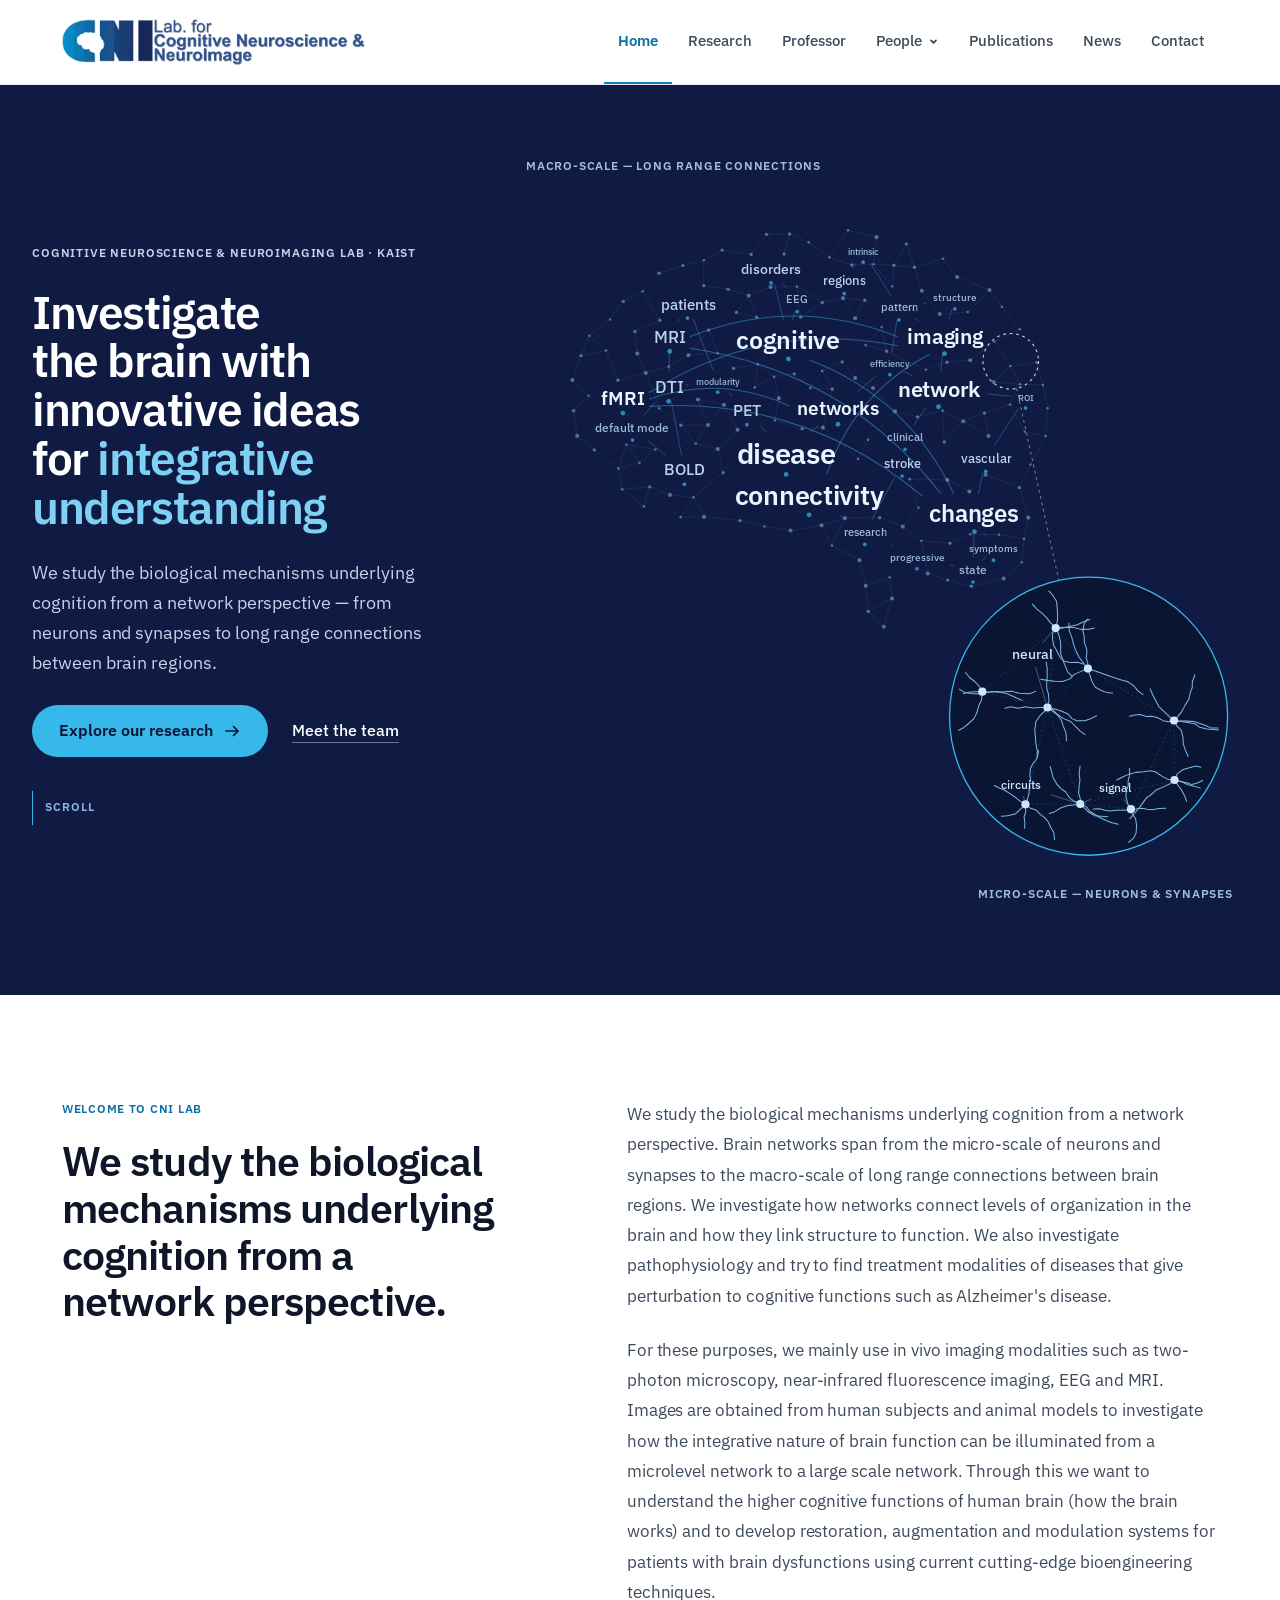
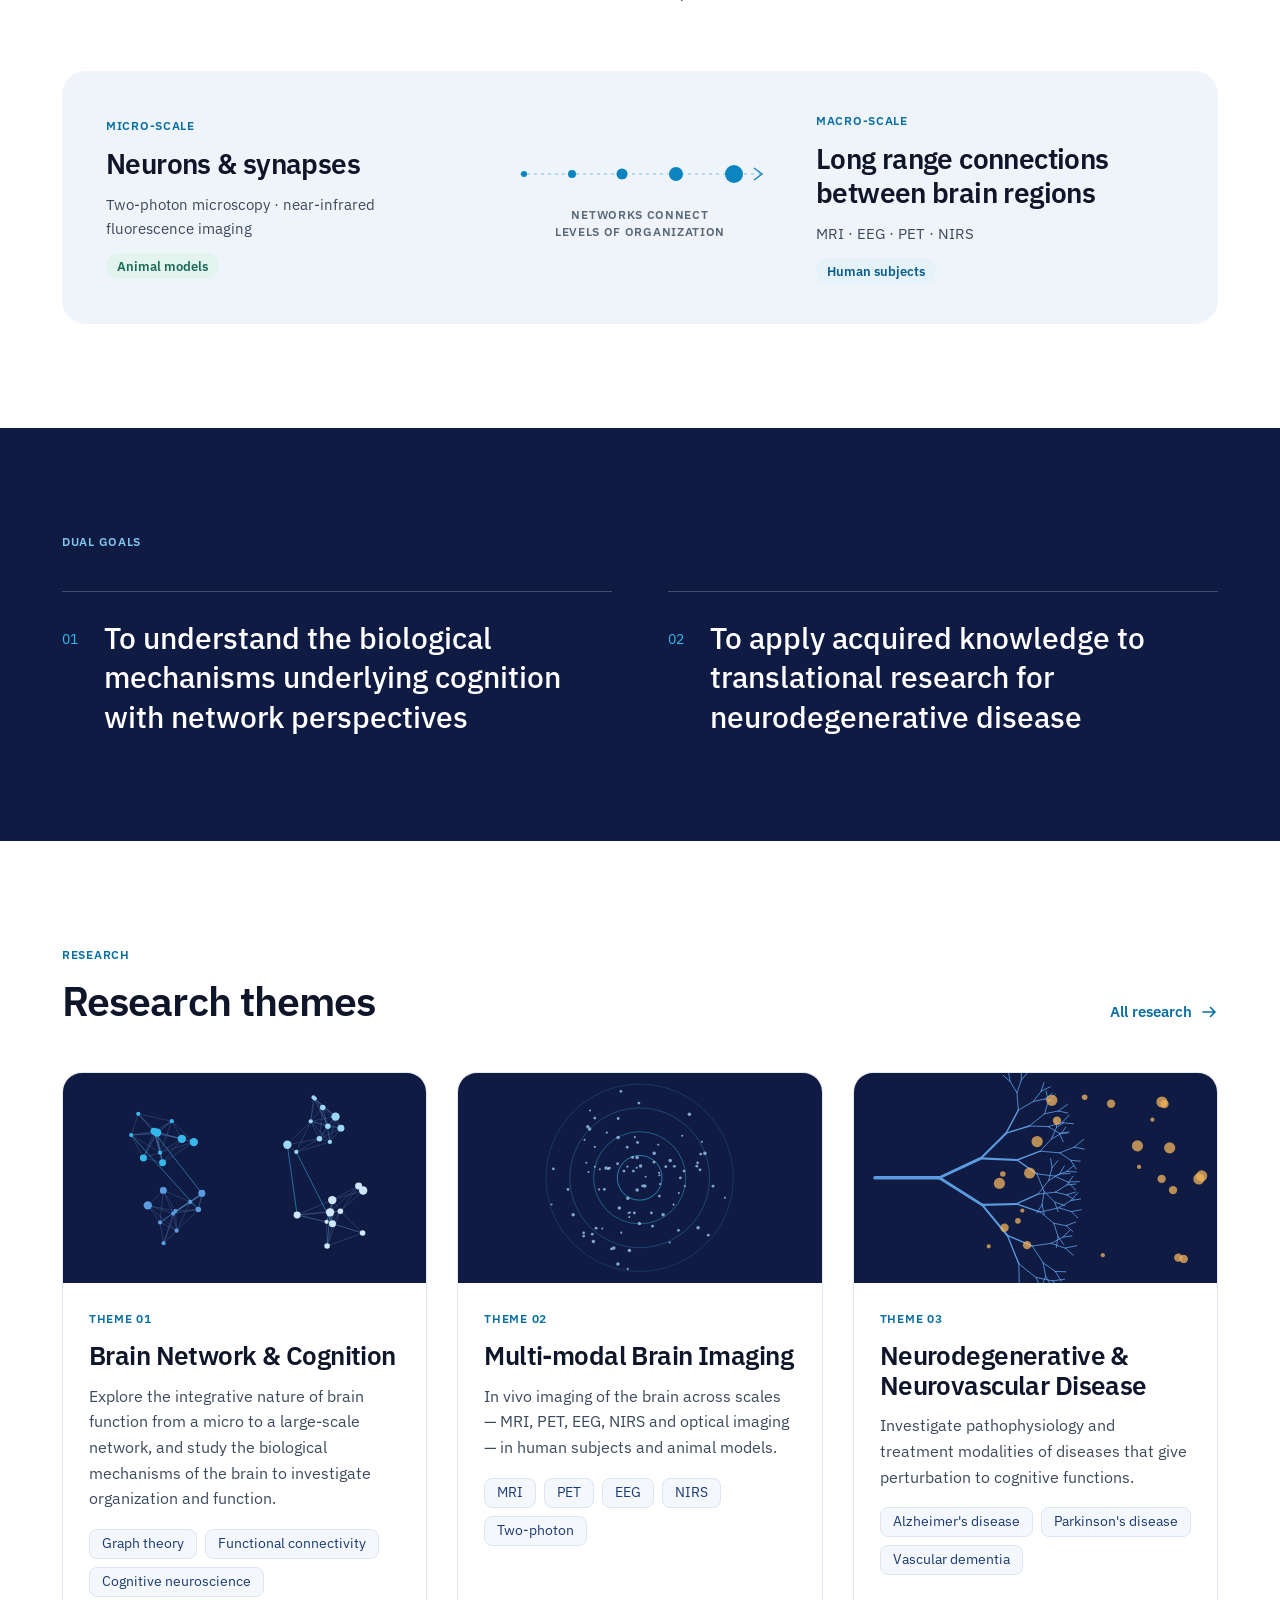
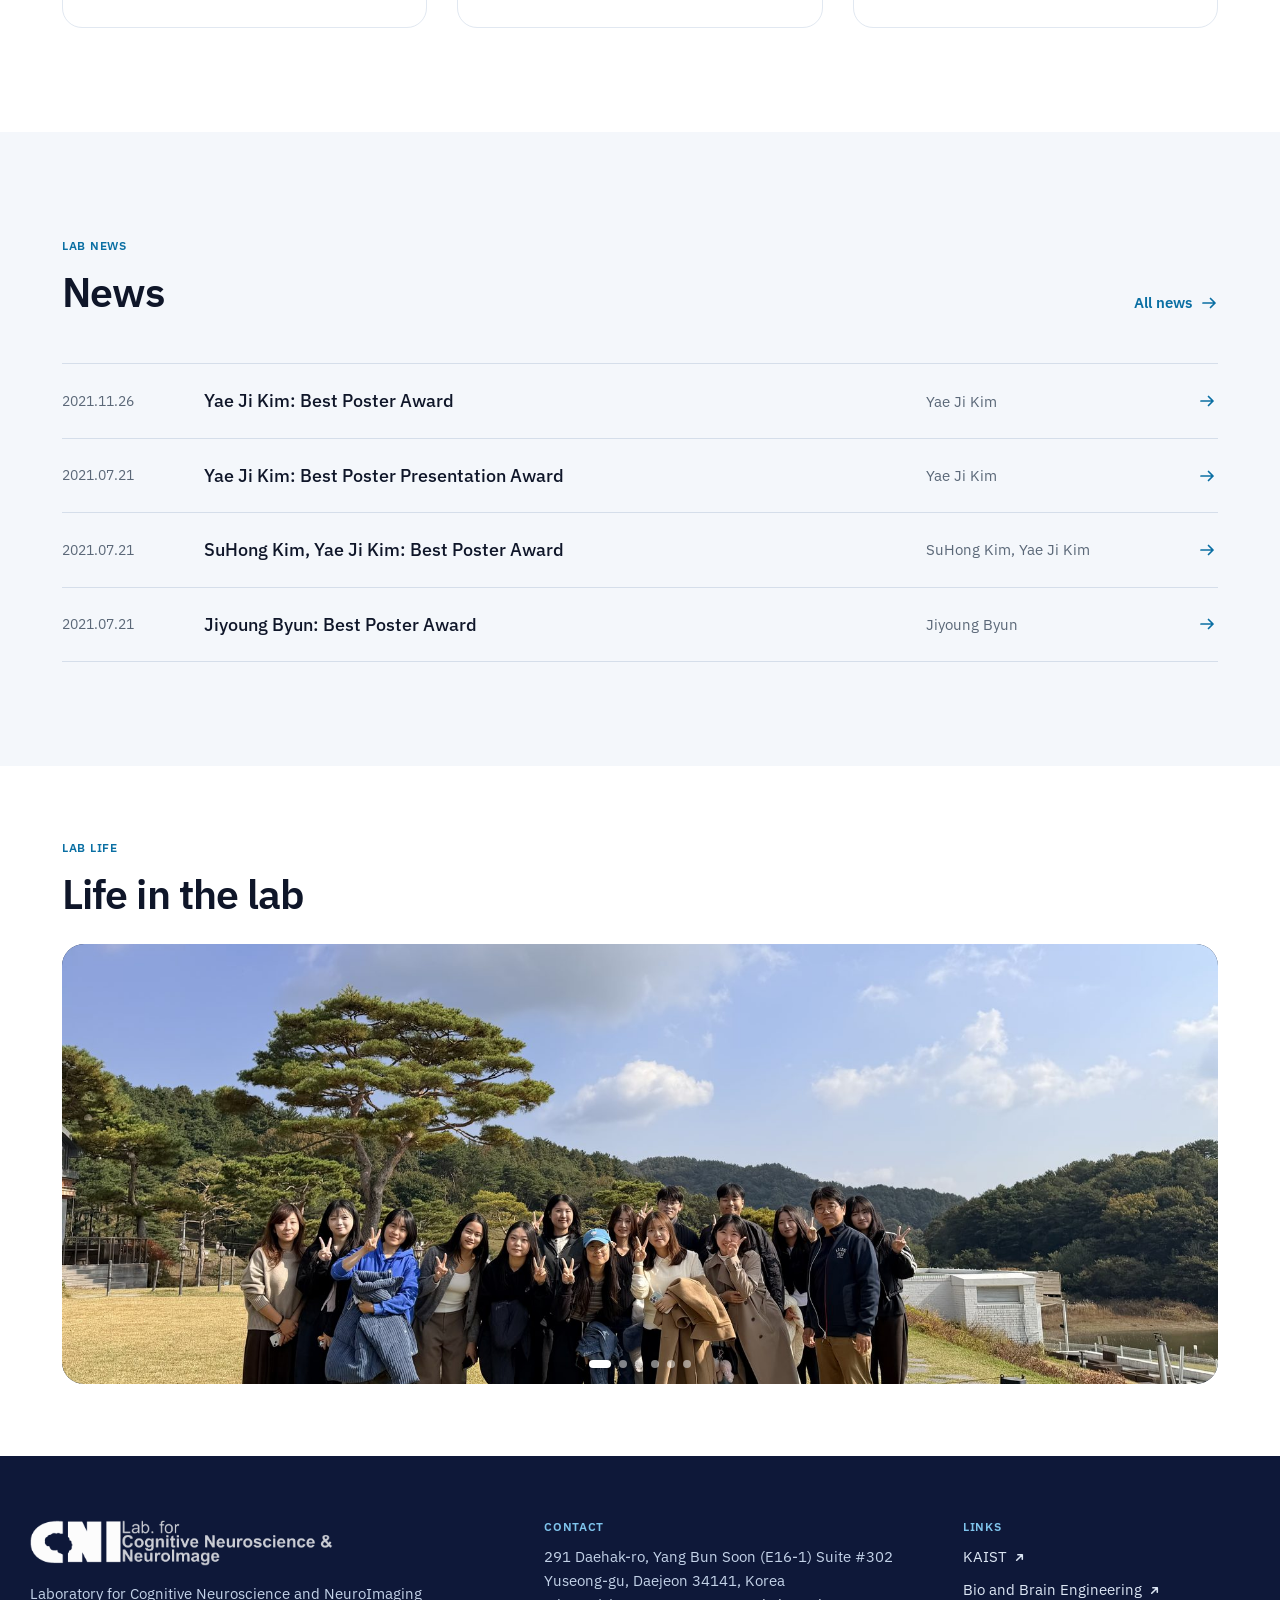
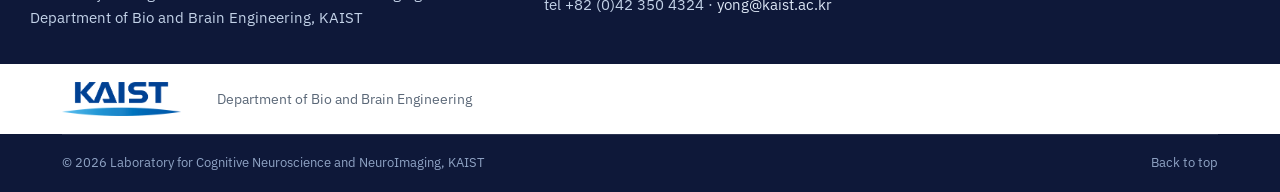
<file: index.html>
<!doctype html>
<html lang="en">
<head>
<meta charset="utf-8">
<meta name="viewport" content="width=device-width, initial-scale=1">
<title>CNI Lab — Cognitive Neuroscience &amp; NeuroImaging, KAIST</title>
<meta name="description" content="Laboratory for Cognitive Neuroscience and NeuroImaging, KAIST — brain networks, multi-modal imaging and neurodegenerative disease.">
<link rel="preconnect" href="https://fonts.googleapis.com"><link rel="preconnect" href="https://fonts.gstatic.com" crossorigin><link href="https://fonts.googleapis.com/css2?family=IBM+Plex+Sans:wght@400;500;600;700&amp;family=IBM+Plex+Sans+KR:wght@400;500;600;700&amp;display=swap" rel="stylesheet">
<link rel="icon" href="data:image/svg+xml,%3Csvg xmlns=%27http://www.w3.org/2000/svg%27 viewBox=%270 0 64 64%27%3E%3Crect width=%2764%27 height=%2764%27 rx=%2714%27 fill=%27%23101B43%27/%3E%3Cg stroke=%27%2337B8EB%27 stroke-width=%272.4%27%3E%3Cpath d=%27M18 22 32 34 46 20M18 22 24 44M32 34 24 44M32 34 46 44M46 20 46 44%27 fill=%27none%27/%3E%3C/g%3E%3Cg fill=%27%2337B8EB%27%3E%3Ccircle cx=%2718%27 cy=%2722%27 r=%274.4%27/%3E%3Ccircle cx=%2732%27 cy=%2734%27 r=%275%27/%3E%3Ccircle cx=%2746%27 cy=%2720%27 r=%274%27/%3E%3Ccircle cx=%2724%27 cy=%2744%27 r=%273.4%27/%3E%3Ccircle cx=%2746%27 cy=%2744%27 r=%273.8%27/%3E%3C/g%3E%3C/svg%3E">
<link rel="stylesheet" href="assets/css/style.css">
</head>
<body id="top">
<header class="site-header">
<div class="wrap header-in">
<a class="brand" href="index.html" aria-label="CNI Lab, KAIST — home">
<img src="assets/img/cni-logo.png" alt="CNI Lab — Laboratory for Cognitive Neuroscience and NeuroImaging" width="410" height="70" referrerpolicy="no-referrer" onerror="if(!this.dataset.fallback){this.dataset.fallback='1';this.src='https://ibrain.kaist.ac.kr/wp-content/uploads/2017/08/cropped-Picture1-2.jpg';}else{this.closest('.brand').classList.add('no-logo');this.remove();}">
<span class="brand-fallback" aria-hidden="true"><span class="wm">CNI</span><span class="brand-sub"><span>Cognitive Neuroscience</span><span>&amp; NeuroImaging Lab · KAIST</span></span></span>
</a>
<nav aria-label="Main">
<button class="nav-toggle" type="button" aria-expanded="false" aria-controls="primary-nav"><span class="sr-only">Menu</span>
<svg aria-hidden="true" viewBox="0 0 22 22"><path d="M3 6h16M3 11h16M3 16h16"/></svg></button>
<ul class="nav" id="primary-nav"><li><a href="index.html" aria-current="page">Home</a></li><li><a href="research.html">Research</a></li><li><a href="professor.html">Professor</a></li><li class="has-sub"><a href="members.html">People<svg class="caret" aria-hidden="true" viewBox="0 0 11 11"><path d="m3 4.4 2.5 2.5L8 4.4"/></svg></a><ul class="subnav"><li><a href="members.html">Members</a></li><li><a href="alumni.html">Alumni</a></li></ul></li><li><a href="publications.html">Publications</a></li><li><a href="news.html">News</a></li><li><a href="contact.html">Contact</a></li></ul>
</nav>
</div>
</header>
<main>
<section class="hero">
<div class="wrap hero-in">
<div class="hero-copy">
<p class="eyebrow eyebrow--light">Cognitive Neuroscience &amp; NeuroImaging Lab · KAIST</p>
<h1>Investigate the brain with innovative ideas for <em>integrative understanding</em></h1>
<p>We study the biological mechanisms underlying cognition from a network perspective — from neurons and synapses to long range connections between brain regions.</p>
<div class="hero-cta">
<a class="btn btn--primary" href="research.html">Explore our research<svg aria-hidden="true" viewBox="0 0 18 18"><path d="M3 9h12M10.5 4.5 15 9l-4.5 4.5"/></svg></a>
<a class="link-quiet" href="members.html">Meet the team</a>
</div>
<div class="scroll-cue"><span></span>Scroll</div>
</div>
<div class="hero-art">
<div class="kwnet">
<svg viewBox="0 0 820 790" width="820" height="790" preserveAspectRatio="xMidYMid meet" aria-hidden="true">
<g class="mesh-e">
<line x1="361.4" y1="300.6" x2="339.0" y2="301.9"></line>
<line x1="196.3" y1="373.2" x2="221.8" y2="375.8"></line>
<line x1="424.7" y1="192.1" x2="430.0" y2="218.2"></line>
<line x1="300.5" y1="92.1" x2="283.9" y2="113.7"></line>
<line x1="433.4" y1="462.0" x2="407.5" y2="471.2"></line>
<line x1="368.4" y1="116.9" x2="388.4" y2="87.8"></line>
<line x1="495.6" y1="357.0" x2="455.0" y2="356.2"></line>
<line x1="207.9" y1="397.2" x2="221.8" y2="375.8"></line>
<line x1="224.2" y1="317.8" x2="237.3" y2="297.7"></line>
<line x1="100.3" y1="223.0" x2="109.3" y2="201.5"></line>
<line x1="308.6" y1="245.9" x2="287.7" y2="257.4"></line>
<line x1="247.9" y1="323.7" x2="253.7" y2="349.2"></line>
<line x1="326.4" y1="411.7" x2="359.8" y2="406.0"></line>
<line x1="185.4" y1="184.7" x2="158.4" y2="196.9"></line>
<line x1="517.6" y1="176.0" x2="541.1" y2="152.2"></line>
<line x1="519.4" y1="369.6" x2="536.9" y2="351.5"></line>
<line x1="415.5" y1="257.8" x2="439.2" y2="283.1"></line>
<line x1="144.7" y1="367.1" x2="174.5" y2="364.5"></line>
<line x1="347.9" y1="257.8" x2="371.5" y2="259.1"></line>
<line x1="407.5" y1="471.2" x2="400.8" y2="443.6"></line>
<line x1="300.5" y1="92.1" x2="319.5" y2="113.3"></line>
<line x1="337.4" y1="181.4" x2="333.3" y2="148.5"></line>
<line x1="347.9" y1="257.8" x2="360.6" y2="239.4"></line>
<line x1="184.8" y1="279.9" x2="170.2" y2="241.7"></line>
<line x1="309.6" y1="293.0" x2="339.0" y2="301.9"></line>
<line x1="592.3" y1="230.3" x2="598.7" y2="254.6"></line>
<line x1="467.6" y1="422.7" x2="447.5" y2="407.4"></line>
<line x1="221.8" y1="375.8" x2="253.7" y2="349.2"></line>
<line x1="308.6" y1="245.9" x2="313.8" y2="268.8"></line>
<line x1="496.1" y1="465.1" x2="474.5" y2="458.1"></line>
<line x1="247.7" y1="220.4" x2="216.2" y2="222.5"></line>
<line x1="233.1" y1="396.9" x2="272.0" y2="401.0"></line>
<line x1="252.6" y1="109.1" x2="232.8" y2="120.1"></line>
<line x1="415.5" y1="257.8" x2="396.2" y2="247.0"></line>
<line x1="144.7" y1="367.1" x2="168.2" y2="385.6"></line>
<line x1="368.4" y1="116.9" x2="346.0" y2="100.7"></line>
<line x1="427.1" y1="515.4" x2="410.2" y2="498.9"></line>
<line x1="598.7" y1="254.6" x2="573.9" y2="253.9"></line>
<line x1="269.3" y1="302.9" x2="254.6" y2="276.0"></line>
<line x1="208.1" y1="298.0" x2="184.8" y2="279.9"></line>
<line x1="252.6" y1="109.1" x2="283.9" y2="113.7"></line>
<line x1="337.4" y1="181.4" x2="360.7" y2="165.6"></line>
<line x1="433.4" y1="462.0" x2="435.9" y2="484.9"></line>
<line x1="546.2" y1="207.7" x2="573.8" y2="194.6"></line>
<line x1="144.7" y1="367.1" x2="140.7" y2="344.8"></line>
<line x1="601.7" y1="309.7" x2="603.8" y2="279.7"></line>
<line x1="208.1" y1="298.0" x2="237.3" y2="297.7"></line>
<line x1="166.9" y1="153.6" x2="184.6" y2="134.1"></line>
<line x1="300.5" y1="92.1" x2="325.4" y2="91.7"></line>
<line x1="578.4" y1="420.7" x2="551.3" y2="416.2"></line>
<line x1="521.5" y1="471.7" x2="496.1" y2="465.1"></line>
<line x1="585.3" y1="340.4" x2="573.3" y2="365.4"></line>
<line x1="210.2" y1="125.8" x2="232.8" y2="120.1"></line>
<line x1="521.5" y1="471.7" x2="556.4" y2="463.4"></line>
<line x1="308.6" y1="245.9" x2="291.2" y2="232.2"></line>
<line x1="232.8" y1="147.5" x2="232.8" y2="120.1"></line>
<line x1="512.8" y1="293.8" x2="540.1" y2="309.7"></line>
<line x1="382.2" y1="229.7" x2="396.2" y2="247.0"></line>
<line x1="168.2" y1="385.6" x2="174.5" y2="364.5"></line>
<line x1="304.9" y1="148.9" x2="333.3" y2="148.5"></line>
<line x1="91.0" y1="249.3" x2="100.3" y2="223.0"></line>
<line x1="371.5" y1="259.1" x2="360.6" y2="239.4"></line>
<line x1="460.1" y1="127.6" x2="438.0" y2="125.5"></line>
<line x1="563.7" y1="234.1" x2="592.3" y2="230.3"></line>
<line x1="399.3" y1="334.4" x2="361.4" y2="300.6"></line>
<line x1="556.4" y1="463.4" x2="576.0" y2="445.9"></line>
<line x1="464.5" y1="387.0" x2="447.5" y2="407.4"></line>
<line x1="247.7" y1="220.4" x2="238.1" y2="195.3"></line>
<line x1="291.2" y1="232.2" x2="264.9" y2="236.6"></line>
<line x1="512.8" y1="293.8" x2="535.6" y2="284.9"></line>
<line x1="467.6" y1="422.7" x2="498.4" y2="425.4"></line>
<line x1="463.3" y1="289.0" x2="490.5" y2="282.3"></line>
<line x1="410.1" y1="313.8" x2="399.3" y2="334.4"></line>
<line x1="194.9" y1="234.8" x2="216.2" y2="222.5"></line>
<line x1="495.2" y1="230.1" x2="472.5" y2="238.1"></line>
<line x1="347.9" y1="257.8" x2="330.4" y2="242.6"></line>
<line x1="166.9" y1="153.6" x2="146.0" y2="164.4"></line>
<line x1="360.7" y1="165.6" x2="333.3" y2="148.5"></line>
<line x1="237.3" y1="297.7" x2="254.6" y2="276.0"></line>
<line x1="396.2" y1="182.7" x2="383.0" y2="160.9"></line>
<line x1="149.4" y1="319.1" x2="163.5" y2="338.6"></line>
<line x1="460.1" y1="127.6" x2="451.4" y2="102.4"></line>
<line x1="472.5" y1="238.1" x2="430.0" y2="218.2"></line>
<line x1="96.1" y1="309.5" x2="92.4" y2="282.4"></line>
<line x1="247.7" y1="220.4" x2="264.9" y2="236.6"></line>
<line x1="546.2" y1="207.7" x2="520.3" y2="228.0"></line>
<line x1="563.7" y1="234.1" x2="573.9" y2="253.9"></line>
<line x1="512.8" y1="293.8" x2="490.5" y2="282.3"></line>
<line x1="114.7" y1="324.7" x2="140.7" y2="344.8"></line>
<line x1="233.1" y1="396.9" x2="221.8" y2="375.8"></line>
<line x1="492.3" y1="316.1" x2="512.8" y2="293.8"></line>
<line x1="319.5" y1="113.3" x2="325.4" y2="91.7"></line>
<line x1="108.6" y1="266.3" x2="92.4" y2="282.4"></line>
<line x1="91.0" y1="249.3" x2="108.6" y2="266.3"></line>
<line x1="131.7" y1="183.9" x2="109.3" y2="201.5"></line>
<line x1="272.0" y1="401.0" x2="298.4" y2="407.3"></line>
<line x1="304.9" y1="148.9" x2="281.3" y2="158.2"></line>
<line x1="487.4" y1="178.0" x2="517.6" y2="176.0"></line>
<line x1="416.0" y1="124.4" x2="419.3" y2="95.1"></line>
<line x1="383.0" y1="160.9" x2="406.6" y2="163.2"></line>
<line x1="371.1" y1="427.9" x2="385.1" y2="398.2"></line>
<line x1="427.1" y1="515.4" x2="435.9" y2="484.9"></line>
<line x1="436.2" y1="148.3" x2="416.0" y2="124.4"></line>
<line x1="127.3" y1="217.4" x2="100.3" y2="223.0"></line>
<line x1="96.1" y1="309.5" x2="114.7" y2="324.7"></line>
<line x1="495.6" y1="357.0" x2="519.4" y2="369.6"></line>
<line x1="281.3" y1="158.2" x2="289.9" y2="181.5"></line>
<line x1="233.1" y1="396.9" x2="207.9" y2="397.2"></line>
<line x1="346.0" y1="100.7" x2="325.4" y2="91.7"></line>
<line x1="419.3" y1="95.1" x2="388.4" y2="87.8"></line>
<line x1="491.0" y1="118.4" x2="460.1" y2="127.6"></line>
<line x1="371.5" y1="259.1" x2="361.4" y2="300.6"></line>
<line x1="140.2" y1="249.5" x2="170.2" y2="241.7"></line>
<line x1="149.4" y1="319.1" x2="140.7" y2="344.8"></line>
<line x1="598.7" y1="254.6" x2="603.8" y2="279.7"></line>
<line x1="247.9" y1="323.7" x2="224.2" y2="317.8"></line>
<line x1="161.1" y1="220.6" x2="170.2" y2="241.7"></line>
<line x1="578.4" y1="420.7" x2="576.0" y2="445.9"></line>
<line x1="226.5" y1="270.2" x2="254.6" y2="276.0"></line>
<line x1="407.5" y1="471.2" x2="410.2" y2="498.9"></line>
<line x1="601.7" y1="309.7" x2="579.1" y2="305.2"></line>
<line x1="308.6" y1="245.9" x2="330.4" y2="242.6"></line>
<line x1="554.5" y1="170.3" x2="541.1" y2="152.2"></line>
<line x1="194.9" y1="234.8" x2="170.2" y2="241.7"></line>
<line x1="180.7" y1="324.3" x2="163.5" y2="338.6"></line>
<line x1="583.0" y1="397.7" x2="573.3" y2="365.4"></line>
<line x1="281.3" y1="158.2" x2="259.0" y2="151.2"></line>
<line x1="460.1" y1="127.6" x2="468.0" y2="153.0"></line>
<line x1="540.1" y1="309.7" x2="535.6" y2="284.9"></line>
<line x1="383.0" y1="160.9" x2="360.7" y2="165.6"></line>
<line x1="491.0" y1="118.4" x2="506.2" y2="138.1"></line>
<line x1="464.5" y1="387.0" x2="455.0" y2="356.2"></line>
<line x1="422.6" y1="397.9" x2="385.1" y2="398.2"></line>
<line x1="447.5" y1="407.4" x2="422.6" y2="397.9"></line>
<line x1="424.7" y1="192.1" x2="407.4" y2="211.6"></line>
<line x1="573.3" y1="365.4" x2="536.9" y2="351.5"></line>
<line x1="166.9" y1="153.6" x2="185.4" y2="184.7"></line>
<line x1="498.4" y1="425.4" x2="520.3" y2="415.5"></line>
<line x1="291.2" y1="232.2" x2="287.7" y2="257.4"></line>
<line x1="196.3" y1="373.2" x2="174.5" y2="364.5"></line>
<line x1="210.2" y1="125.8" x2="184.6" y2="134.1"></line>
<line x1="382.2" y1="229.7" x2="360.6" y2="239.4"></line>
<line x1="554.5" y1="170.3" x2="573.8" y2="194.6"></line>
<line x1="467.6" y1="422.7" x2="474.5" y2="458.1"></line>
<line x1="545.6" y1="251.4" x2="573.9" y2="253.9"></line>
<line x1="520.3" y1="415.5" x2="551.3" y2="416.2"></line>
<line x1="326.4" y1="411.7" x2="298.4" y2="407.3"></line>
<line x1="563.2" y1="275.8" x2="579.1" y2="305.2"></line>
<line x1="371.1" y1="427.9" x2="359.8" y2="406.0"></line>
<line x1="161.1" y1="220.6" x2="158.4" y2="196.9"></line>
<line x1="127.3" y1="217.4" x2="140.2" y2="249.5"></line>
<line x1="163.5" y1="338.6" x2="140.7" y2="344.8"></line>
<line x1="487.4" y1="178.0" x2="468.0" y2="153.0"></line>
<line x1="416.0" y1="124.4" x2="392.5" y2="125.2"></line>
<line x1="563.2" y1="275.8" x2="535.6" y2="284.9"></line>
<line x1="410.1" y1="313.8" x2="439.2" y2="283.1"></line>
<line x1="520.3" y1="228.0" x2="495.2" y2="230.1"></line>
<line x1="268.0" y1="176.3" x2="289.9" y2="181.5"></line>
<line x1="127.3" y1="217.4" x2="109.3" y2="201.5"></line>
<line x1="546.2" y1="207.7" x2="563.7" y2="234.1"></line>
<line x1="435.9" y1="484.9" x2="410.2" y2="498.9"></line>
<line x1="309.6" y1="293.0" x2="313.8" y2="268.8"></line>
<line x1="407.4" y1="211.6" x2="430.0" y2="218.2"></line>
<line x1="247.9" y1="323.7" x2="269.3" y2="302.9"></line>
<line x1="371.1" y1="427.9" x2="400.8" y2="443.6"></line>
<line x1="585.3" y1="340.4" x2="601.7" y2="309.7"></line>
<line x1="131.7" y1="183.9" x2="146.0" y2="164.4"></line>
<line x1="149.4" y1="319.1" x2="180.7" y2="324.3"></line>
<line x1="563.7" y1="234.1" x2="545.6" y2="251.4"></line>
<line x1="238.1" y1="195.3" x2="216.2" y2="222.5"></line>
<line x1="226.5" y1="270.2" x2="237.3" y2="297.7"></line>
<line x1="492.3" y1="316.1" x2="490.5" y2="282.3"></line>
<line x1="232.8" y1="147.5" x2="259.0" y2="151.2"></line>
<line x1="436.2" y1="148.3" x2="438.0" y2="125.5"></line>
<line x1="451.4" y1="102.4" x2="438.0" y2="125.5"></line>
<line x1="224.2" y1="317.8" x2="208.1" y2="298.0"></line>
<line x1="416.0" y1="124.4" x2="438.0" y2="125.5"></line>
<line x1="396.2" y1="182.7" x2="406.6" y2="163.2"></line>
<line x1="563.2" y1="275.8" x2="573.9" y2="253.9"></line>
<line x1="281.3" y1="158.2" x2="268.0" y2="176.3"></line>
<line x1="578.4" y1="420.7" x2="583.0" y2="397.7"></line>
<line x1="368.4" y1="116.9" x2="392.5" y2="125.2"></line>
<line x1="463.3" y1="289.0" x2="439.2" y2="283.1"></line>
<line x1="359.8" y1="406.0" x2="385.1" y2="398.2"></line>
<line x1="506.2" y1="138.1" x2="541.1" y2="152.2"></line>
</g><g class="mesh-n">
<circle cx="233.1" cy="396.9" r="2.2"></circle>
<circle cx="309.6" cy="293.0" r="1.4"></circle>
<circle cx="463.3" cy="289.0" r="1.8"></circle>
<circle cx="492.3" cy="316.1" r="1.8"></circle>
<circle cx="495.6" cy="357.0" r="2.2"></circle>
<circle cx="226.5" cy="270.2" r="2.2"></circle>
<circle cx="368.4" cy="116.9" r="1.4"></circle>
<circle cx="194.9" cy="234.8" r="1.4"></circle>
<circle cx="487.4" cy="178.0" r="2.2"></circle>
<circle cx="427.1" cy="515.4" r="2.2"></circle>
<circle cx="308.6" cy="245.9" r="1.4"></circle>
<circle cx="491.0" cy="118.4" r="1.4"></circle>
<circle cx="196.3" cy="373.2" r="2.2"></circle>
<circle cx="127.3" cy="217.4" r="1.4"></circle>
<circle cx="464.5" cy="387.0" r="1.4"></circle>
<circle cx="232.8" cy="147.5" r="1.8"></circle>
<circle cx="272.0" cy="401.0" r="1.8"></circle>
<circle cx="563.2" cy="275.8" r="1.4"></circle>
<circle cx="546.2" cy="207.7" r="1.4"></circle>
<circle cx="96.1" cy="309.5" r="2.2"></circle>
<circle cx="371.1" cy="427.9" r="1.4"></circle>
<circle cx="424.7" cy="192.1" r="1.4"></circle>
<circle cx="291.2" cy="232.2" r="1.4"></circle>
<circle cx="521.5" cy="471.7" r="1.8"></circle>
<circle cx="304.9" cy="148.9" r="2.2"></circle>
<circle cx="281.3" cy="158.2" r="2.2"></circle>
<circle cx="144.7" cy="367.1" r="1.4"></circle>
<circle cx="207.9" cy="397.2" r="1.4"></circle>
<circle cx="396.2" cy="182.7" r="2.2"></circle>
<circle cx="247.9" cy="323.7" r="2.2"></circle>
<circle cx="512.8" cy="293.8" r="2.2"></circle>
<circle cx="563.7" cy="234.1" r="1.4"></circle>
<circle cx="337.4" cy="181.4" r="1.8"></circle>
<circle cx="166.9" cy="153.6" r="1.4"></circle>
<circle cx="540.1" cy="309.7" r="2.2"></circle>
<circle cx="224.2" cy="317.8" r="1.4"></circle>
<circle cx="460.1" cy="127.6" r="1.8"></circle>
<circle cx="585.3" cy="340.4" r="1.4"></circle>
<circle cx="517.6" cy="176.0" r="1.4"></circle>
<circle cx="247.7" cy="220.4" r="1.4"></circle>
<circle cx="519.4" cy="369.6" r="2.2"></circle>
<circle cx="91.0" cy="249.3" r="2.2"></circle>
<circle cx="407.4" cy="211.6" r="1.4"></circle>
<circle cx="131.7" cy="183.9" r="1.4"></circle>
<circle cx="300.5" cy="92.1" r="1.8"></circle>
<circle cx="140.2" cy="249.5" r="1.8"></circle>
<circle cx="269.3" cy="302.9" r="2.2"></circle>
<circle cx="601.7" cy="309.7" r="1.4"></circle>
<circle cx="383.0" cy="160.9" r="2.2"></circle>
<circle cx="382.2" cy="229.7" r="1.8"></circle>
<circle cx="436.2" cy="148.3" r="1.4"></circle>
<circle cx="252.6" cy="109.1" r="1.8"></circle>
<circle cx="347.9" cy="257.8" r="1.4"></circle>
<circle cx="433.4" cy="462.0" r="1.4"></circle>
<circle cx="149.4" cy="319.1" r="1.4"></circle>
<circle cx="554.5" cy="170.3" r="1.4"></circle>
<circle cx="556.4" cy="463.4" r="2.2"></circle>
<circle cx="326.4" cy="411.7" r="2.2"></circle>
<circle cx="208.1" cy="298.0" r="1.8"></circle>
<circle cx="346.0" cy="100.7" r="1.4"></circle>
<circle cx="161.1" cy="220.6" r="2.2"></circle>
<circle cx="410.1" cy="313.8" r="1.4"></circle>
<circle cx="168.2" cy="385.6" r="1.4"></circle>
<circle cx="180.7" cy="324.3" r="1.4"></circle>
<circle cx="435.9" cy="484.9" r="2.2"></circle>
<circle cx="416.0" cy="124.4" r="1.4"></circle>
<circle cx="210.2" cy="125.8" r="1.8"></circle>
<circle cx="163.5" cy="338.6" r="1.4"></circle>
<circle cx="221.8" cy="375.8" r="1.4"></circle>
<circle cx="578.4" cy="420.7" r="1.4"></circle>
<circle cx="545.6" cy="251.4" r="2.2"></circle>
<circle cx="185.4" cy="184.7" r="1.8"></circle>
<circle cx="592.3" cy="230.3" r="1.8"></circle>
<circle cx="455.0" cy="356.2" r="1.4"></circle>
<circle cx="415.5" cy="257.8" r="2.2"></circle>
<circle cx="598.7" cy="254.6" r="1.4"></circle>
<circle cx="573.8" cy="194.6" r="1.4"></circle>
<circle cx="114.7" cy="324.7" r="1.8"></circle>
<circle cx="407.5" cy="471.2" r="2.2"></circle>
<circle cx="399.3" cy="334.4" r="1.4"></circle>
<circle cx="576.0" cy="445.9" r="1.4"></circle>
<circle cx="146.0" cy="164.4" r="1.8"></circle>
<circle cx="439.2" cy="283.1" r="2.2"></circle>
<circle cx="573.9" cy="253.9" r="1.4"></circle>
<circle cx="319.5" cy="113.3" r="1.8"></circle>
<circle cx="330.4" cy="242.6" r="1.8"></circle>
<circle cx="467.6" cy="422.7" r="1.4"></circle>
<circle cx="108.6" cy="266.3" r="1.4"></circle>
<circle cx="371.5" cy="259.1" r="1.8"></circle>
<circle cx="520.3" cy="228.0" r="2.2"></circle>
<circle cx="419.3" cy="95.1" r="2.2"></circle>
<circle cx="388.4" cy="87.8" r="1.4"></circle>
<circle cx="259.0" cy="151.2" r="1.8"></circle>
<circle cx="583.0" cy="397.7" r="2.2"></circle>
<circle cx="238.1" cy="195.3" r="1.8"></circle>
<circle cx="579.1" cy="305.2" r="1.4"></circle>
<circle cx="360.7" cy="165.6" r="1.8"></circle>
<circle cx="360.6" cy="239.4" r="1.4"></circle>
<circle cx="495.2" cy="230.1" r="1.8"></circle>
<circle cx="498.4" cy="425.4" r="1.8"></circle>
<circle cx="283.9" cy="113.7" r="1.8"></circle>
<circle cx="573.3" cy="365.4" r="1.8"></circle>
<circle cx="496.1" cy="465.1" r="1.8"></circle>
<circle cx="361.4" cy="300.6" r="2.2"></circle>
<circle cx="184.6" cy="134.1" r="1.8"></circle>
<circle cx="253.7" cy="349.2" r="1.8"></circle>
<circle cx="184.8" cy="279.9" r="1.4"></circle>
<circle cx="400.8" cy="443.6" r="2.2"></circle>
<circle cx="216.2" cy="222.5" r="2.2"></circle>
<circle cx="92.4" cy="282.4" r="1.8"></circle>
<circle cx="100.3" cy="223.0" r="1.8"></circle>
<circle cx="506.2" cy="138.1" r="2.2"></circle>
<circle cx="603.8" cy="279.7" r="1.4"></circle>
<circle cx="325.4" cy="91.7" r="1.8"></circle>
<circle cx="536.9" cy="351.5" r="2.2"></circle>
<circle cx="237.3" cy="297.7" r="2.2"></circle>
<circle cx="451.4" cy="102.4" r="1.8"></circle>
<circle cx="541.1" cy="152.2" r="2.2"></circle>
<circle cx="313.8" cy="268.8" r="2.2"></circle>
<circle cx="392.5" cy="125.2" r="1.8"></circle>
<circle cx="158.4" cy="196.9" r="1.8"></circle>
<circle cx="359.8" cy="406.0" r="2.2"></circle>
<circle cx="468.0" cy="153.0" r="2.2"></circle>
<circle cx="438.0" cy="125.5" r="1.8"></circle>
<circle cx="174.5" cy="364.5" r="1.8"></circle>
<circle cx="287.7" cy="257.4" r="1.4"></circle>
<circle cx="520.3" cy="415.5" r="1.4"></circle>
<circle cx="490.5" cy="282.3" r="1.4"></circle>
<circle cx="472.5" cy="238.1" r="1.4"></circle>
<circle cx="447.5" cy="407.4" r="2.2"></circle>
<circle cx="268.0" cy="176.3" r="1.8"></circle>
<circle cx="298.4" cy="407.3" r="1.4"></circle>
<circle cx="170.2" cy="241.7" r="2.2"></circle>
<circle cx="422.6" cy="397.9" r="1.8"></circle>
<circle cx="535.6" cy="284.9" r="1.8"></circle>
<circle cx="430.0" cy="218.2" r="1.8"></circle>
<circle cx="289.9" cy="181.5" r="1.8"></circle>
<circle cx="232.8" cy="120.1" r="1.4"></circle>
<circle cx="406.6" cy="163.2" r="1.8"></circle>
<circle cx="396.2" cy="247.0" r="2.2"></circle>
<circle cx="385.1" cy="398.2" r="2.2"></circle>
<circle cx="254.6" cy="276.0" r="2.2"></circle>
<circle cx="264.9" cy="236.6" r="1.8"></circle>
<circle cx="339.0" cy="301.9" r="1.8"></circle>
<circle cx="140.7" cy="344.8" r="1.4"></circle>
<circle cx="551.3" cy="416.2" r="1.4"></circle>
<circle cx="474.5" cy="458.1" r="2.2"></circle>
<circle cx="410.2" cy="498.9" r="1.8"></circle>
<circle cx="109.3" cy="201.5" r="1.4"></circle>
<circle cx="333.3" cy="148.5" r="1.4"></circle>
</g>
<g class="kw-e">
<line data-a="k0" data-b="k1" x1="334.6" y1="352.1" x2="334.0" y2="351.0"></line>
<line data-a="k0" data-b="k6" x1="348.5" y1="305.3" x2="356.8" y2="298.0"></line>
<line data-a="k0" data-b="k11" x1="300.2" y1="305.3" x2="293.9" y2="298.4"></line>
<line data-a="k1" data-b="k22" x1="379.4" y1="395.7" x2="386.8" y2="400.7"></line>
<line data-a="k2" data-b="k13" x1="318.9" y1="185.0" x2="309.1" y2="145.5"></line>
<line data-a="k2" data-b="k20" x1="328.8" y1="185.0" x2="330.6" y2="176.4"></line>
<line data-a="k3" data-b="k16" x1="529.2" y1="372.3" x2="534.1" y2="348.8"></line>
<line data-a="k3" data-b="k18" x1="524.3" y1="413.8" x2="523.6" y2="440.4"></line>
<line data-a="k3" data-b="k23" x1="535.9" y1="413.8" x2="538.6" y2="418.9"></line>
<line data-a="k4" data-b="k5" x1="488.4" y1="239.7" x2="490.4" y2="221.8"></line>
<line data-a="k4" data-b="k21" x1="472.5" y1="279.1" x2="459.2" y2="298.2"></line>
<line data-a="k4" data-b="k27" x1="448.1" y1="239.7" x2="457.4" y2="244.5"></line>
<line data-a="k4" data-b="k29" x1="538.5" y1="264.3" x2="564.9" y2="266.8"></line>
<line data-a="k5" data-b="k19" x1="461.7" y1="183.4" x2="464.8" y2="185.4"></line>
<line data-a="k5" data-b="k25" x1="497.6" y1="183.4" x2="500.3" y2="173.4"></line>
<line data-a="k6" data-b="k27" x1="398.9" y1="261.7" x2="419.2" y2="244.5"></line>
<line data-a="k7" data-b="k9" x1="174.1" y1="261.6" x2="173.3" y2="261.8"></line>
<line data-a="k7" data-b="k17" x1="151.1" y1="285.9" x2="151.5" y2="287.3"></line>
<line data-a="k8" data-b="k9" x1="195.7" y1="219.2" x2="195.3" y2="240.2"></line>
<line data-a="k8" data-b="k12" x1="205.2" y1="186.1" x2="206.7" y2="183.4"></line>
<line data-a="k9" data-b="k10" x1="198.0" y1="273.3" x2="208.8" y2="330.7"></line>
<line data-a="k9" data-b="k17" x1="180.4" y1="273.3" x2="168.1" y2="287.3"></line>
<line data-a="k9" data-b="k26" x1="216.5" y1="254.4" x2="213.9" y2="254.7"></line>
<line data-a="k10" data-b="k17" x1="192.2" y1="330.7" x2="172.9" y2="315.1"></line>
<line data-a="k11" data-b="k26" x1="263.2" y1="266.4" x2="260.2" y2="263.4"></line>
<line data-a="k12" data-b="k26" x1="221.3" y1="183.4" x2="243.0" y2="238.8"></line>
<line data-a="k13" data-b="k20" x1="318.3" y1="145.5" x2="322.0" y2="149.7"></line>
<line data-a="k14" data-b="k20" x1="350.9" y1="156.0" x2="350.3" y2="156.3"></line>
<line data-a="k14" data-b="k28" x1="393.7" y1="128.1" x2="396.9" y2="123.1"></line>
<line data-a="k15" data-b="k21" x1="448.4" y1="325.0" x2="448.5" y2="325.0"></line>
<line data-a="k15" data-b="k22" x1="439.0" y1="353.8" x2="413.7" y2="400.7"></line>
<line data-a="k16" data-b="k29" x1="546.4" y1="320.0" x2="572.0" y2="280.5"></line>
<line data-a="k18" data-b="k23" x1="536.9" y1="440.4" x2="532.8" y2="444.6"></line>
<line data-a="k18" data-b="k24" x1="498.7" y1="448.9" x2="502.6" y2="449.8"></line>
<line data-a="k19" data-b="k25" x1="472.9" y1="166.4" x2="470.0" y2="166.9"></line>
<line data-a="k19" data-b="k27" x1="441.1" y1="185.4" x2="435.6" y2="219.9"></line>
<line data-a="k19" data-b="k28" x1="434.9" y1="158.7" x2="412.6" y2="123.1"></line>
<line data-a="k22" data-b="k24" x1="434.4" y1="427.5" x2="436.1" y2="428.3"></line>
</g><g class="kw-arc">
<path data-a="k1" data-b="k5" d="M365.6 351.0 Q395.0 264.3 476.1 221.8"></path>
<path data-a="k2" data-b="k3" d="M347.1 227.6 Q453.8 268.8 502.6 372.3"></path>
<path data-a="k3" data-b="k7" d="M468.7 374.6 Q340.8 267.2 174.1 277.7"></path>
<path data-a="k3" data-b="k8" d="M489.0 372.3 Q384.7 239.4 217.6 215.1"></path>
<path data-a="k5" data-b="k7" d="M442.1 212.2 Q298.0 183.9 174.1 262.9"></path>
<path data-a="k5" data-b="k8" d="M442.1 202.6 Q329.9 157.8 217.6 202.6"></path>
<path data-a="k6" data-b="k7" d="M325.3 277.2 Q251.2 243.2 174.1 269.7"></path>
</g>
<g class="kw-n">
<circle data-n="k0" cx="321.6" cy="351.1" r="2.6"></circle>
<circle data-n="k1" cx="346.4" cy="394.7" r="2.6"></circle>
<circle data-n="k2" cx="324.2" cy="226.6" r="2.6"></circle>
<circle data-n="k3" cx="524.9" cy="412.8" r="2.6"></circle>
<circle data-n="k4" cx="486.1" cy="278.1" r="2.6"></circle>
<circle data-n="k5" cx="492.5" cy="220.8" r="2.6"></circle>
<circle data-n="k6" cx="377.6" cy="297.0" r="2.6"></circle>
<circle data-n="k7" cx="145.5" cy="284.9" r="2.6"></circle>
<circle data-n="k8" cx="196.1" cy="218.2" r="2.6"></circle>
<circle data-n="k9" cx="194.9" cy="272.3" r="2.6"></circle>
<circle data-n="k10" cx="211.9" cy="361.8" r="2"></circle>
<circle data-n="k11" cx="279.3" cy="297.4" r="2"></circle>
<circle data-n="k12" cx="215.3" cy="182.4" r="2"></circle>
<circle data-n="k13" cx="305.4" cy="144.5" r="2"></circle>
<circle data-n="k14" cx="384.4" cy="156.0" r="2"></circle>
<circle data-n="k15" cx="446.8" cy="352.8" r="2"></circle>
<circle data-n="k16" cx="537.1" cy="347.8" r="2"></circle>
<circle data-n="k17" cx="155.9" cy="314.1" r="2"></circle>
<circle data-n="k18" cx="523.3" cy="467.2" r="2"></circle>
<circle data-n="k19" cx="443.3" cy="184.4" r="2"></circle>
<circle data-n="k20" cx="333.5" cy="175.4" r="2"></circle>
<circle data-n="k21" cx="450.0" cy="324.0" r="2"></circle>
<circle data-n="k22" cx="406.5" cy="426.5" r="2"></circle>
<circle data-n="k23" cx="545.4" cy="443.6" r="2"></circle>
<circle data-n="k24" cx="462.9" cy="452.9" r="2"></circle>
<circle data-n="k25" cx="503.7" cy="172.4" r="2"></circle>
<circle data-n="k26" cx="247.9" cy="262.4" r="2"></circle>
<circle data-n="k27" cx="433.6" cy="243.5" r="2"></circle>
<circle data-n="k28" cx="404.8" cy="122.1" r="2"></circle>
<circle data-n="k29" cx="580.0" cy="279.5" r="2"></circle>
</g>
<circle class="focus" cx="564.0" cy="229.0" r="30"></circle>
<line class="leader" x1="570.4" y1="258.3" x2="615.9" y2="465.5"></line>
<circle class="inset" cx="648" cy="612" r="150"></circle>
<g class="dend"><polyline points="533.3,585.5 539.0,586.2 547.4,585.4 554.1,585.8 559.5,585.3 565.5,585.2 573.2,587.2 578.9,587.4 584.1,587.7 591.0,585.2"></polyline><polyline points="533.3,585.5 532.6,594.2 529.5,600.7 527.3,608.6 524.3,614.6 519.3,619.3 513.0,624.4 507.9,627.1"></polyline><polyline points="533.3,585.5 527.9,588.0 519.9,587.6 513.2,585.8 508.6,582.7"></polyline><polyline points="533.3,585.5 526.2,585.6 518.9,586.2 512.8,587.5"></polyline><polyline points="533.3,585.5 530.7,580.7 525.5,574.8 519.8,570.5 515.2,564.8"></polyline><polyline points="533.3,585.5 538.9,586.2 544.5,585.3 549.8,586.0 558.5,587.3 563.4,589.1 570.3,592.3 576.6,594.9"></polyline><polyline points="603.6,602.6 609.8,605.2 614.0,609.9 620.5,614.3 628.5,617.7 634.1,623.3 638.9,628.0 644.3,631.8"></polyline><polyline points="603.6,602.6 608.5,606.2 613.8,610.2 618.2,615.5 620.7,622.7 623.7,630.3 624.1,638.7"></polyline><polyline points="603.6,602.6 599.5,607.6 594.7,612.5 591.1,617.9 590.0,626.6 590.6,634.4 591.1,641.0 592.7,649.6 592.5,656.5"></polyline><polyline points="603.6,602.6 595.6,602.6 588.1,603.2 579.8,601.9 571.9,603.4 564.0,601.9 557.8,603.4"></polyline><polyline points="603.6,602.6 605.3,595.3 604.7,588.4 602.8,581.7 602.8,575.9 603.4,568.0 603.3,559.7 602.2,553.5"></polyline><polyline points="603.6,602.6 611.7,604.3 619.0,606.7 625.9,609.7 630.1,614.6 635.3,616.9 643.8,617.0 650.3,614.7 656.8,611.4"></polyline><polyline points="612.5,516.9 619.0,517.0 627.4,515.3 635.8,513.3 642.0,510.4 649.4,507.6"></polyline><polyline points="612.5,516.9 616.0,524.3 617.9,532.2 617.9,539.3 618.0,544.7 620.3,551.5 622.3,556.5 625.4,564.1 630.4,569.0"></polyline><polyline points="612.5,516.9 609.3,522.2 609.0,527.3 610.1,535.1 613.0,540.1 616.9,547.9 621.2,552.4 627.6,554.0 636.3,553.8 642.2,555.8"></polyline><polyline points="612.5,516.9 606.5,510.8 602.4,505.4 597.6,500.7 591.6,495.9 587.3,491.1"></polyline><polyline points="612.5,516.9 614.3,509.6 614.6,504.2 614.2,495.9 613.4,487.9 608.9,480.9 605.0,476.8"></polyline><polyline points="612.5,516.9 619.2,516.2 626.4,516.1 631.9,516.2 639.8,518.3 648.4,518.2 654.1,516.8"></polyline><polyline points="639.0,706.7 643.5,711.2 648.0,715.4 654.3,719.3 661.7,719.9 668.8,720.4"></polyline><polyline points="639.0,706.7 645.8,709.8 649.2,714.6 654.6,717.8 659.5,721.0 666.8,724.5 673.3,726.9 679.8,728.6"></polyline><polyline points="639.0,706.7 631.3,707.8 624.9,708.6 618.3,710.8 611.5,715.0 605.6,716.9"></polyline><polyline points="639.0,706.7 633.3,704.1 628.0,700.7 623.3,693.8 618.2,690.2 613.5,685.0 609.6,678.0 608.4,672.9 606.5,666.0"></polyline><polyline points="639.0,706.7 639.0,700.6 637.3,695.5 637.8,687.5 638.7,680.9 637.8,674.2 638.8,665.8"></polyline><polyline points="647.3,560.6 655.1,563.2 662.7,565.9 668.2,567.8 675.0,570.2 683.4,572.9 690.4,574.9 697.0,579.4 701.2,584.6 706.8,588.8"></polyline><polyline points="647.3,560.6 649.4,567.5 652.0,575.3 655.3,580.8 661.8,584.2 668.8,586.8 673.9,586.9"></polyline><polyline points="647.3,560.6 640.1,563.6 632.9,566.6 627.4,572.0 619.7,574.6 611.6,574.3 605.0,573.6 596.3,572.1"></polyline><polyline points="647.3,560.6 642.9,555.2 637.8,548.4 634.3,541.3 632.1,535.5 629.9,527.0 627.1,519.6 626.7,511.5"></polyline><polyline points="647.3,560.6 647.1,554.7 645.4,549.2 646.2,544.0 645.8,538.8 643.4,532.6 643.3,526.4 641.9,519.7 643.3,512.0 646.7,507.1"></polyline><polyline points="740.2,616.6 747.7,617.7 755.0,618.7 762.8,620.1 768.0,624.0 775.9,625.9 782.3,626.3 788.3,626.8"></polyline><polyline points="740.2,616.6 743.4,622.6 748.0,627.2 749.9,635.1 750.2,642.0 752.3,648.0 755.3,655.5"></polyline><polyline points="740.2,616.6 734.2,618.1 728.5,616.8 721.9,613.4 716.1,612.0 710.5,612.2 704.0,610.2 697.8,610.8 692.3,612.1"></polyline><polyline points="740.2,616.6 735.6,612.8 730.4,607.9 724.1,602.0 720.4,595.0 717.4,589.4 714.4,582.7"></polyline><polyline points="740.2,616.6 743.9,612.7 748.1,607.6 752.0,600.3 756.2,593.7 757.8,586.0 759.9,581.0 759.9,575.1 762.7,567.4"></polyline><polyline points="740.2,616.6 745.8,617.2 754.2,617.3 762.0,617.6 768.3,619.8 774.9,622.2 779.8,624.6 787.6,624.6"></polyline><polyline points="693.7,712.3 699.1,712.0 705.0,711.3 711.2,712.4 716.7,712.9 723.8,711.5 731.3,711.3"></polyline><polyline points="693.7,712.3 695.4,717.4 698.7,722.6 699.8,730.1 699.2,738.2 696.6,743.5 691.2,748.2"></polyline><polyline points="693.7,712.3 686.2,713.5 678.2,713.4 670.5,714.3 665.6,713.5 659.9,711.9 652.9,712.0"></polyline><polyline points="693.7,712.3 690.4,706.8 688.3,698.8 688.6,692.9 690.7,687.2 690.7,681.2 692.3,675.5 692.1,668.1"></polyline><polyline points="740.7,680.8 748.8,682.7 755.1,685.9 761.1,687.4 768.6,689.6"></polyline><polyline points="740.7,680.8 745.0,687.3 748.4,691.8 751.8,698.4 753.9,703.9"></polyline><polyline points="740.7,680.8 735.4,685.2 728.2,688.5 721.3,691.3 715.1,696.9 710.3,700.2 706.2,706.0 702.1,711.6 697.2,717.2 692.5,722.4"></polyline><polyline points="740.7,680.8 733.9,680.4 727.1,676.6 719.8,671.9 714.7,670.9 707.1,672.0 699.0,672.6 691.6,674.5 684.1,677.8 678.5,680.8"></polyline><polyline points="740.7,680.8 743.9,673.9 750.1,669.5 756.7,667.7 764.0,665.8 769.3,667.0"></polyline><polyline points="740.7,680.8 747.8,682.6 754.2,683.8 759.2,685.8 765.2,684.1 771.1,681.3"></polyline><polyline points="579.9,707.1 585.5,711.4 591.3,713.3 595.5,717.7 601.1,721.9 604.7,726.4 607.4,732.7 610.5,737.4 611.3,745.4"></polyline><polyline points="579.9,707.1 580.2,715.6 578.4,720.5 579.3,727.2 579.0,732.8"></polyline><polyline points="579.9,707.1 574.9,711.9 568.8,717.6 560.4,719.4 553.9,719.9"></polyline><polyline points="579.9,707.1 573.9,703.6 569.7,700.0 564.0,696.1 557.0,691.6 552.1,689.8 546.5,686.7"></polyline><polyline points="579.9,707.1 582.0,701.8 583.8,695.2 583.9,688.1 585.4,681.0 584.7,674.9 585.2,668.3 587.7,663.5 592.4,657.6 594.2,649.2"></polyline></g><g class="syn"><line x1="533.3" y1="585.5" x2="603.6" y2="602.6"></line><line x1="533.3" y1="585.5" x2="612.5" y2="516.9"></line><line x1="603.6" y1="602.6" x2="612.5" y2="516.9"></line><line x1="603.6" y1="602.6" x2="639.0" y2="706.7"></line><line x1="603.6" y1="602.6" x2="647.3" y2="560.6"></line><line x1="603.6" y1="602.6" x2="579.9" y2="707.1"></line><line x1="612.5" y1="516.9" x2="647.3" y2="560.6"></line><line x1="639.0" y1="706.7" x2="693.7" y2="712.3"></line><line x1="639.0" y1="706.7" x2="740.7" y2="680.8"></line><line x1="639.0" y1="706.7" x2="579.9" y2="707.1"></line><line x1="647.3" y1="560.6" x2="740.2" y2="616.6"></line><line x1="740.2" y1="616.6" x2="693.7" y2="712.3"></line><line x1="740.2" y1="616.6" x2="740.7" y2="680.8"></line><line x1="693.7" y1="712.3" x2="740.7" y2="680.8"></line></g><g class="soma"><circle cx="533.3" cy="585.5" r="4.4"></circle><circle cx="603.6" cy="602.6" r="4.4"></circle><circle cx="612.5" cy="516.9" r="4.4"></circle><circle cx="639.0" cy="706.7" r="4.4"></circle><circle cx="647.3" cy="560.6" r="4.4"></circle><circle cx="740.2" cy="616.6" r="4.4"></circle><circle cx="693.7" cy="712.3" r="4.4"></circle><circle cx="740.7" cy="680.8" r="4.4"></circle><circle cx="579.9" cy="707.1" r="4.4"></circle></g>
<g class="kw-e kw-e--micro">
<line data-a="m0" data-b="soma" x1="598.3" y1="533.2" x2="612.5" y2="516.9"></line>
<line data-a="m0" data-b="soma" x1="590.8" y1="559.1" x2="603.6" y2="602.6"></line>
<line data-a="m1" data-b="soma" x1="577.6" y1="698.4" x2="579.9" y2="707.1"></line>
<line data-a="m1" data-b="soma" x1="607.7" y1="696.9" x2="639.0" y2="706.7"></line>
<line data-a="m2" data-b="soma" x1="685.6" y1="701.2" x2="693.7" y2="712.3"></line>
<line data-a="m2" data-b="soma" x1="651.0" y1="701.2" x2="639.0" y2="706.7"></line>
</g>
</svg>
<p class="hero-label hero-label--macro">Macro-scale — long range connections</p>
<span class="kw kw--lg" data-kw="k0" style="left:39.219%;top:41.608%;--s:3.780">disease</span><span class="kw kw--lg" data-kw="k1" style="left:42.249%;top:47.258%;--s:3.537">connectivity</span><span class="kw kw--lg" data-kw="k2" style="left:39.536%;top:26.112%;--s:3.293">cognitive</span><span class="kw kw--lg" data-kw="k3" style="left:64.011%;top:49.754%;--s:3.171">changes</span><span class="kw kw--lg" data-kw="k4" style="left:59.285%;top:32.838%;--s:2.927">network</span><span class="kw kw--lg" data-kw="k5" style="left:60.066%;top:25.65%;--s:2.805">imaging</span><span class="kw kw--lg" data-kw="k6" style="left:46.054%;top:35.426%;--s:2.561">networks</span><span class="kw kw--lg" data-kw="k7" style="left:17.75%;top:33.958%;--s:2.439">fMRI</span><span class="kw kw--md" data-kw="k8" style="left:23.909%;top:25.651%;--s:2.195">MRI</span><span class="kw kw--md" data-kw="k9" style="left:23.771%;top:32.501%;--s:2.195">DTI</span><span class="kw kw--md" data-kw="k10" style="left:25.836%;top:43.892%;--s:2.073">BOLD</span><span class="kw kw--md" data-kw="k11" style="left:34.062%;top:35.744%;--s:2.073">PET</span><span class="kw kw--md" data-kw="k12" style="left:26.251%;top:21.249%;--s:1.951">patients</span><span class="kw kw--md" data-kw="k13" style="left:37.243%;top:16.519%;--s:1.829">disorders</span><span class="kw kw--md" data-kw="k14" style="left:46.877%;top:18.046%;--s:1.707">regions</span><span class="kw kw--md" data-kw="k15" style="left:54.487%;top:42.966%;--s:1.707">stroke</span><span class="kw kw--md" data-kw="k16" style="left:65.497%;top:42.325%;--s:1.707">vascular</span><span class="kw kw--sm" data-kw="k17" style="left:19.007%;top:38.125%;--s:1.585">default mode</span><span class="kw kw--sm" data-kw="k18" style="left:63.811%;top:57.508%;--s:1.585">state</span><span class="kw kw--sm" data-kw="k19" style="left:54.057%;top:21.774%;--s:1.463">pattern</span><span class="kw kw--sm" data-kw="k20" style="left:40.674%;top:20.638%;--s:1.463">EEG</span><span class="kw kw--sm" data-kw="k21" style="left:54.876%;top:39.443%;--s:1.463">clinical</span><span class="kw kw--sm" data-kw="k22" style="left:49.579%;top:52.417%;--s:1.463">research</span><span class="kw kw--sm" data-kw="k23" style="left:66.51%;top:54.649%;--s:1.341">symptoms</span><span class="kw kw--sm" data-kw="k24" style="left:56.45%;top:55.837%;--s:1.341">progressive</span><span class="kw kw--sm" data-kw="k25" style="left:61.431%;top:20.319%;--s:1.341">structure</span><span class="kw kw--sm" data-kw="k26" style="left:30.227%;top:31.783%;--s:1.220">modularity</span><span class="kw kw--sm" data-kw="k27" style="left:52.88%;top:29.394%;--s:1.220">efficiency</span><span class="kw kw--sm" data-kw="k28" style="left:49.37%;top:14.027%;--s:1.220">intrinsic</span><span class="kw kw--sm" data-kw="k29" style="left:70.726%;top:33.955%;--s:1.220">ROI</span><span class="kw kw--micro" data-kw="m0" style="left:71.585%;top:69.132%;--s:1.829">neural</span><span class="kw kw--micro" data-kw="m1" style="left:70.071%;top:86.905%;--s:1.585">circuits</span><span class="kw kw--micro" data-kw="m2" style="left:82.543%;top:87.255%;--s:1.585">signal</span>
<p class="hero-label hero-label--micro">Micro-scale — neurons &amp; synapses</p>
</div>
</div>
</div>
</section>

<section class="section">
<div class="wrap">
<div class="two-col">
<div class="col-text">
<p class="eyebrow">Welcome to CNI Lab</p>
<h2 class="h-lg">We study the biological mechanisms underlying cognition from a network perspective.</h2>
</div>
<div class="col-text">
<p class="body-text">We study the biological mechanisms underlying cognition from a network perspective. Brain networks span from the micro-scale of neurons and synapses to the macro-scale of long range connections between brain regions. We investigate how networks connect levels of organization in the brain and how they link structure to function. We also investigate pathophysiology and try to find treatment modalities of diseases that give perturbation to cognitive functions such as Alzheimer's disease.</p>
<p class="body-text">For these purposes, we mainly use in vivo imaging modalities such as two-photon microscopy, near-infrared fluorescence imaging, EEG and MRI. Images are obtained from human subjects and animal models to investigate how the integrative nature of brain function can be illuminated from a microlevel network to a large scale network. Through this we want to understand the higher cognitive functions of human brain (how the brain works) and to develop restoration, augmentation and modulation systems for patients with brain dysfunctions using current cutting-edge bioengineering techniques.</p>
</div>
</div>
<div class="scale">
<div class="stack">
<p class="eyebrow">Micro-scale</p>
<h3>Neurons &amp; synapses</h3>
<p class="m">Two-photon microscopy · near-infrared fluorescence imaging</p>
<span class="chip chip--animal">Animal models</span>
</div>
<div class="scale-mid"><svg viewBox="0 0 260 40" width="260" height="40" aria-hidden="true"><line x1="10" y1="20" x2="250" y2="20" stroke="#0C84C0" stroke-opacity=".5" stroke-width="1.2" stroke-dasharray="3 4"></line><circle cx="14" cy="20" r="3" fill="#0C84C0"></circle><circle cx="62" cy="20" r="4" fill="#0C84C0"></circle><circle cx="112" cy="20" r="5.5" fill="#0C84C0"></circle><circle cx="166" cy="20" r="7" fill="#0C84C0"></circle><circle cx="224" cy="20" r="9" fill="#0C84C0"></circle><path d="M244 14 252 20 244 26" fill="none" stroke="#0C84C0" stroke-width="1.4"></path></svg><p class="cap">Networks connect<br>levels of organization</p></div>
<div class="stack">
<p class="eyebrow">Macro-scale</p>
<h3>Long range connections between brain regions</h3>
<p class="m">MRI · EEG · PET · NIRS</p>
<span class="chip chip--human">Human subjects</span>
</div>
</div>
</div>
</section>

<section class="section section--navy">
<div class="wrap">
<p class="eyebrow eyebrow--light">Dual goals</p>
<div class="goals">
<div class="goal"><span class="n">01</span><p>To understand the biological mechanisms underlying cognition with network perspectives</p></div>
<div class="goal"><span class="n">02</span><p>To apply acquired knowledge to translational research for neurodegenerative disease</p></div>
</div>
</div>
</section>

<section class="section">
<div class="wrap">
<div class="section-head">
<div class="titles"><p class="eyebrow">Research</p><h2 class="h-lg">Research themes</h2></div>
<a class="link-arrow" href="research.html">All research<svg aria-hidden="true" viewBox="0 0 18 18"><path d="M3 9h12M10.5 4.5 15 9l-4.5 4.5"/></svg></a>
</div>
<div class="cards-3"><a class="card" href="research.html#network">
<div class="card-fig"><svg viewBox="0 0 520 300" width="520" height="300" preserveAspectRatio="xMidYMid meet" xmlns="http://www.w3.org/2000/svg" aria-hidden="true">
<g class="fe">
<line x1="142.5" y1="128.5" x2="115.1" y2="121.5"></line>
<line x1="142.5" y1="128.5" x2="132.2" y2="87.1"></line>
<line x1="142.5" y1="128.5" x2="187.2" y2="98.9"></line>
<line x1="142.5" y1="128.5" x2="138.9" y2="114.0"></line>
<line x1="142.5" y1="128.5" x2="170.1" y2="94.2"></line>
<line x1="142.5" y1="128.5" x2="130.3" y2="83.4"></line>
<line x1="142.5" y1="128.5" x2="134.8" y2="85.3"></line>
<line x1="115.1" y1="121.5" x2="132.2" y2="87.1"></line>
<line x1="115.1" y1="121.5" x2="138.9" y2="114.0"></line>
<line x1="115.1" y1="121.5" x2="130.3" y2="83.4"></line>
<line x1="115.1" y1="121.5" x2="97.6" y2="88.8"></line>
<line x1="115.1" y1="121.5" x2="134.8" y2="85.3"></line>
<line x1="132.2" y1="87.1" x2="138.9" y2="114.0"></line>
<line x1="132.2" y1="87.1" x2="170.1" y2="94.2"></line>
<line x1="132.2" y1="87.1" x2="155.7" y2="69.0"></line>
<line x1="132.2" y1="87.1" x2="130.3" y2="83.4"></line>
<line x1="132.2" y1="87.1" x2="107.7" y2="58.4"></line>
<line x1="132.2" y1="87.1" x2="97.6" y2="88.8"></line>
<line x1="132.2" y1="87.1" x2="134.8" y2="85.3"></line>
<line class="fx" x1="132.2" y1="87.1" x2="198.8" y2="172.2"></line>
<line x1="187.2" y1="98.9" x2="138.9" y2="114.0"></line>
<line x1="187.2" y1="98.9" x2="170.1" y2="94.2"></line>
<line x1="187.2" y1="98.9" x2="155.7" y2="69.0"></line>
<line x1="187.2" y1="98.9" x2="134.8" y2="85.3"></line>
<line x1="138.9" y1="114.0" x2="170.1" y2="94.2"></line>
<line x1="138.9" y1="114.0" x2="155.7" y2="69.0"></line>
<line x1="138.9" y1="114.0" x2="130.3" y2="83.4"></line>
<line x1="138.9" y1="114.0" x2="97.6" y2="88.8"></line>
<line x1="138.9" y1="114.0" x2="134.8" y2="85.3"></line>
<line x1="170.1" y1="94.2" x2="155.7" y2="69.0"></line>
<line x1="170.1" y1="94.2" x2="130.3" y2="83.4"></line>
<line x1="170.1" y1="94.2" x2="134.8" y2="85.3"></line>
<line x1="155.7" y1="69.0" x2="130.3" y2="83.4"></line>
<line x1="155.7" y1="69.0" x2="107.7" y2="58.4"></line>
<line x1="155.7" y1="69.0" x2="134.8" y2="85.3"></line>
<line x1="130.3" y1="83.4" x2="107.7" y2="58.4"></line>
<line x1="130.3" y1="83.4" x2="97.6" y2="88.8"></line>
<line x1="130.3" y1="83.4" x2="134.8" y2="85.3"></line>
<line x1="107.7" y1="58.4" x2="97.6" y2="88.8"></line>
<line x1="107.7" y1="58.4" x2="134.8" y2="85.3"></line>
<line x1="97.6" y1="88.8" x2="134.8" y2="85.3"></line>
<line class="fx" x1="97.6" y1="88.8" x2="193.7" y2="195.4"></line>
<line x1="371.8" y1="49.3" x2="367.0" y2="94.0"></line>
<line x1="371.8" y1="49.3" x2="390.1" y2="62.4"></line>
<line x1="371.8" y1="49.3" x2="360.4" y2="36.6"></line>
<line x1="371.8" y1="49.3" x2="358.5" y2="35.0"></line>
<line x1="371.8" y1="49.3" x2="379.1" y2="76.3"></line>
<line x1="371.8" y1="49.3" x2="382.0" y2="98.7"></line>
<line x1="371.8" y1="49.3" x2="397.8" y2="78.9"></line>
<line x1="371.8" y1="49.3" x2="354.5" y2="69.2"></line>
<line x1="367.0" y1="94.0" x2="390.1" y2="62.4"></line>
<line x1="367.0" y1="94.0" x2="333.9" y2="113.0"></line>
<line x1="367.0" y1="94.0" x2="321.1" y2="102.7"></line>
<line x1="367.0" y1="94.0" x2="379.1" y2="76.3"></line>
<line x1="367.0" y1="94.0" x2="382.0" y2="98.7"></line>
<line x1="367.0" y1="94.0" x2="397.8" y2="78.9"></line>
<line x1="367.0" y1="94.0" x2="354.5" y2="69.2"></line>
<line x1="390.1" y1="62.4" x2="360.4" y2="36.6"></line>
<line x1="390.1" y1="62.4" x2="358.5" y2="35.0"></line>
<line x1="390.1" y1="62.4" x2="379.1" y2="76.3"></line>
<line x1="390.1" y1="62.4" x2="382.0" y2="98.7"></line>
<line x1="390.1" y1="62.4" x2="397.8" y2="78.9"></line>
<line x1="390.1" y1="62.4" x2="354.5" y2="69.2"></line>
<line x1="360.4" y1="36.6" x2="358.5" y2="35.0"></line>
<line x1="360.4" y1="36.6" x2="379.1" y2="76.3"></line>
<line x1="360.4" y1="36.6" x2="354.5" y2="69.2"></line>
<line x1="358.5" y1="35.0" x2="379.1" y2="76.3"></line>
<line x1="358.5" y1="35.0" x2="354.5" y2="69.2"></line>
<line x1="333.9" y1="113.0" x2="321.1" y2="102.7"></line>
<line x1="333.9" y1="113.0" x2="382.0" y2="98.7"></line>
<line x1="333.9" y1="113.0" x2="354.5" y2="69.2"></line>
<line class="fx" x1="333.9" y1="113.0" x2="385.7" y2="215.8"></line>
<line x1="321.1" y1="102.7" x2="354.5" y2="69.2"></line>
<line class="fx" x1="321.1" y1="102.7" x2="335.1" y2="203.1"></line>
<line x1="379.1" y1="76.3" x2="382.0" y2="98.7"></line>
<line x1="379.1" y1="76.3" x2="397.8" y2="78.9"></line>
<line x1="379.1" y1="76.3" x2="354.5" y2="69.2"></line>
<line x1="382.0" y1="98.7" x2="397.8" y2="78.9"></line>
<line x1="382.0" y1="98.7" x2="354.5" y2="69.2"></line>
<line x1="397.8" y1="78.9" x2="354.5" y2="69.2"></line>
<line x1="138.9" y1="213.8" x2="144.0" y2="243.6"></line>
<line x1="138.9" y1="213.8" x2="121.4" y2="189.5"></line>
<line x1="138.9" y1="213.8" x2="143.6" y2="168.0"></line>
<line x1="138.9" y1="213.8" x2="157.6" y2="201.2"></line>
<line x1="138.9" y1="213.8" x2="161.0" y2="197.5"></line>
<line x1="138.9" y1="213.8" x2="182.1" y2="184.5"></line>
<line x1="138.9" y1="213.8" x2="162.6" y2="225.7"></line>
<line x1="144.0" y1="243.6" x2="157.6" y2="201.2"></line>
<line x1="144.0" y1="243.6" x2="161.0" y2="197.5"></line>
<line x1="144.0" y1="243.6" x2="162.6" y2="225.7"></line>
<line x1="121.4" y1="189.5" x2="143.6" y2="168.0"></line>
<line x1="121.4" y1="189.5" x2="157.6" y2="201.2"></line>
<line x1="121.4" y1="189.5" x2="161.0" y2="197.5"></line>
<line x1="121.4" y1="189.5" x2="162.6" y2="225.7"></line>
<line x1="143.6" y1="168.0" x2="157.6" y2="201.2"></line>
<line x1="143.6" y1="168.0" x2="161.0" y2="197.5"></line>
<line x1="143.6" y1="168.0" x2="182.1" y2="184.5"></line>
<line x1="198.8" y1="172.2" x2="157.6" y2="201.2"></line>
<line x1="198.8" y1="172.2" x2="199.2" y2="174.0"></line>
<line x1="198.8" y1="172.2" x2="193.7" y2="195.4"></line>
<line x1="198.8" y1="172.2" x2="161.0" y2="197.5"></line>
<line x1="198.8" y1="172.2" x2="182.1" y2="184.5"></line>
<line x1="157.6" y1="201.2" x2="199.2" y2="174.0"></line>
<line x1="157.6" y1="201.2" x2="193.7" y2="195.4"></line>
<line x1="157.6" y1="201.2" x2="161.0" y2="197.5"></line>
<line x1="157.6" y1="201.2" x2="182.1" y2="184.5"></line>
<line x1="157.6" y1="201.2" x2="162.6" y2="225.7"></line>
<line x1="199.2" y1="174.0" x2="193.7" y2="195.4"></line>
<line x1="199.2" y1="174.0" x2="161.0" y2="197.5"></line>
<line x1="199.2" y1="174.0" x2="182.1" y2="184.5"></line>
<line x1="193.7" y1="195.4" x2="161.0" y2="197.5"></line>
<line x1="193.7" y1="195.4" x2="182.1" y2="184.5"></line>
<line x1="193.7" y1="195.4" x2="162.6" y2="225.7"></line>
<line x1="161.0" y1="197.5" x2="182.1" y2="184.5"></line>
<line x1="161.0" y1="197.5" x2="162.6" y2="225.7"></line>
<line x1="182.1" y1="184.5" x2="162.6" y2="225.7"></line>
<line x1="423.1" y1="161.7" x2="397.0" y2="197.8"></line>
<line x1="423.1" y1="161.7" x2="382.4" y2="198.3"></line>
<line x1="423.1" y1="161.7" x2="385.4" y2="181.9"></line>
<line x1="423.1" y1="161.7" x2="429.6" y2="168.2"></line>
<line x1="428.8" y1="229.1" x2="377.2" y2="213.0"></line>
<line x1="428.8" y1="229.1" x2="378.0" y2="247.5"></line>
<line x1="428.8" y1="229.1" x2="397.0" y2="197.8"></line>
<line x1="428.8" y1="229.1" x2="385.7" y2="215.8"></line>
<line x1="377.2" y1="213.0" x2="378.0" y2="247.5"></line>
<line x1="377.2" y1="213.0" x2="397.0" y2="197.8"></line>
<line x1="377.2" y1="213.0" x2="382.4" y2="198.3"></line>
<line x1="377.2" y1="213.0" x2="385.4" y2="181.9"></line>
<line x1="377.2" y1="213.0" x2="335.1" y2="203.1"></line>
<line x1="377.2" y1="213.0" x2="385.7" y2="215.8"></line>
<line x1="377.2" y1="213.0" x2="382.3" y2="199.4"></line>
<line x1="378.0" y1="247.5" x2="397.0" y2="197.8"></line>
<line x1="378.0" y1="247.5" x2="382.4" y2="198.3"></line>
<line x1="378.0" y1="247.5" x2="385.7" y2="215.8"></line>
<line x1="378.0" y1="247.5" x2="382.3" y2="199.4"></line>
<line x1="397.0" y1="197.8" x2="382.4" y2="198.3"></line>
<line x1="397.0" y1="197.8" x2="385.4" y2="181.9"></line>
<line x1="397.0" y1="197.8" x2="429.6" y2="168.2"></line>
<line x1="397.0" y1="197.8" x2="385.7" y2="215.8"></line>
<line x1="397.0" y1="197.8" x2="382.3" y2="199.4"></line>
<line x1="382.4" y1="198.3" x2="385.4" y2="181.9"></line>
<line x1="382.4" y1="198.3" x2="335.1" y2="203.1"></line>
<line x1="382.4" y1="198.3" x2="385.7" y2="215.8"></line>
<line x1="382.4" y1="198.3" x2="382.3" y2="199.4"></line>
<line x1="385.4" y1="181.9" x2="429.6" y2="168.2"></line>
<line x1="385.4" y1="181.9" x2="335.1" y2="203.1"></line>
<line x1="385.4" y1="181.9" x2="385.7" y2="215.8"></line>
<line x1="385.4" y1="181.9" x2="382.3" y2="199.4"></line>
<line x1="335.1" y1="203.1" x2="385.7" y2="215.8"></line>
<line x1="335.1" y1="203.1" x2="382.3" y2="199.4"></line>
<line x1="385.7" y1="215.8" x2="382.3" y2="199.4"></line>
</g><g class="fn">
<circle class="c0" cx="142.5" cy="128.5" r="5"></circle>
<circle class="c0" cx="115.1" cy="121.5" r="5"></circle>
<circle class="c0" cx="132.2" cy="87.1" r="3"></circle>
<circle class="c0" cx="187.2" cy="98.9" r="6"></circle>
<circle class="c0" cx="138.9" cy="114.0" r="3"></circle>
<circle class="c0" cx="170.1" cy="94.2" r="6"></circle>
<circle class="c0" cx="155.7" cy="69.0" r="3"></circle>
<circle class="c0" cx="130.3" cy="83.4" r="5"></circle>
<circle class="c0" cx="107.7" cy="58.4" r="3"></circle>
<circle class="c0" cx="97.6" cy="88.8" r="3"></circle>
<circle class="c0" cx="134.8" cy="85.3" r="6"></circle>
<circle class="c1" cx="371.8" cy="49.3" r="4"></circle>
<circle class="c1" cx="367.0" cy="94.0" r="4"></circle>
<circle class="c1" cx="390.1" cy="62.4" r="6"></circle>
<circle class="c1" cx="360.4" cy="36.6" r="3"></circle>
<circle class="c1" cx="358.5" cy="35.0" r="3"></circle>
<circle class="c1" cx="333.9" cy="113.0" r="3"></circle>
<circle class="c1" cx="321.1" cy="102.7" r="6"></circle>
<circle class="c1" cx="379.1" cy="76.3" r="4"></circle>
<circle class="c1" cx="382.0" cy="98.7" r="3"></circle>
<circle class="c1" cx="397.8" cy="78.9" r="5"></circle>
<circle class="c1" cx="354.5" cy="69.2" r="3"></circle>
<circle class="c2" cx="138.9" cy="213.8" r="3"></circle>
<circle class="c2" cx="144.0" cy="243.6" r="3"></circle>
<circle class="c2" cx="121.4" cy="189.5" r="6"></circle>
<circle class="c2" cx="143.6" cy="168.0" r="5"></circle>
<circle class="c2" cx="198.8" cy="172.2" r="5"></circle>
<circle class="c2" cx="157.6" cy="201.2" r="3"></circle>
<circle class="c2" cx="199.2" cy="174.0" r="3"></circle>
<circle class="c2" cx="193.7" cy="195.4" r="4"></circle>
<circle class="c2" cx="161.0" cy="197.5" r="3"></circle>
<circle class="c2" cx="182.1" cy="184.5" r="3"></circle>
<circle class="c2" cx="162.6" cy="225.7" r="3"></circle>
<circle class="c3" cx="423.1" cy="161.7" r="5"></circle>
<circle class="c3" cx="428.8" cy="229.1" r="4"></circle>
<circle class="c3" cx="377.2" cy="213.0" r="3"></circle>
<circle class="c3" cx="378.0" cy="247.5" r="4"></circle>
<circle class="c3" cx="397.0" cy="197.8" r="4"></circle>
<circle class="c3" cx="382.4" cy="198.3" r="4"></circle>
<circle class="c3" cx="385.4" cy="181.9" r="6"></circle>
<circle class="c3" cx="429.6" cy="168.2" r="6"></circle>
<circle class="c3" cx="335.1" cy="203.1" r="5"></circle>
<circle class="c3" cx="385.7" cy="215.8" r="5"></circle>
<circle class="c3" cx="382.3" cy="199.4" r="6"></circle>
</g>
</svg></div>
<div class="card-body">
<span class="eyebrow">Theme 01</span>
<h3>Brain Network &amp; Cognition</h3>
<p>Explore the integrative nature of brain function from a micro to a large-scale network, and study the biological mechanisms of the brain to investigate organization and function.</p>
<div class="tags"><span class="tag">Graph theory</span><span class="tag">Functional connectivity</span><span class="tag">Cognitive neuroscience</span></div>
</div>
</a><a class="card" href="research.html#imaging">
<div class="card-fig"><svg viewBox="0 0 520 300" width="520" height="300" preserveAspectRatio="xMidYMid meet" xmlns="http://www.w3.org/2000/svg" aria-hidden="true">
<circle class="ring r0" cx="260" cy="150" r="32"></circle>
<circle class="ring r1" cx="260" cy="150" r="66"></circle>
<circle class="ring r2" cx="260" cy="150" r="100"></circle>
<circle class="ring r3" cx="260" cy="150" r="134"></circle>
<circle class="dot" cx="188.4" cy="80.2" r="2.5"></circle>
<circle class="dot" cx="353.3" cy="114.7" r="2.5"></circle>
<circle class="dot" cx="324.6" cy="161.9" r="1.5"></circle>
<circle class="dot" cx="189.0" cy="53.6" r="1.5"></circle>
<circle class="dot" cx="179.9" cy="233.4" r="2"></circle>
<circle class="dot" cx="183.8" cy="128.5" r="1.5"></circle>
<circle class="dot" cx="253.1" cy="91.8" r="1.5"></circle>
<circle class="dot" cx="349.1" cy="98.3" r="1.5"></circle>
<circle class="dot" cx="261.3" cy="133.1" r="2.5"></circle>
<circle class="dot" cx="242.5" cy="134.0" r="1.5"></circle>
<circle class="dot" cx="268.5" cy="148.5" r="1.5"></circle>
<circle class="dot" cx="287.7" cy="142.9" r="1.5"></circle>
<circle class="dot" cx="228.9" cy="273.4" r="2.5"></circle>
<circle class="dot" cx="320.9" cy="89.9" r="1.5"></circle>
<circle class="dot" cx="347.3" cy="116.1" r="2"></circle>
<circle class="dot" cx="244.1" cy="200.3" r="1.5"></circle>
<circle class="dot" cx="297.4" cy="134.0" r="2"></circle>
<circle class="dot" cx="233.7" cy="228.5" r="1.5"></circle>
<circle class="dot" cx="181.1" cy="95.7" r="1.5"></circle>
<circle class="dot" cx="219.7" cy="251.8" r="2"></circle>
<circle class="dot" cx="249.8" cy="120.8" r="2"></circle>
<circle class="dot" cx="255.8" cy="135.5" r="1.5"></circle>
<circle class="dot" cx="309.7" cy="133.6" r="2"></circle>
<circle class="dot" cx="365.0" cy="162.0" r="2"></circle>
<circle class="dot" cx="179.9" cy="228.7" r="2"></circle>
<circle class="dot" cx="289.1" cy="158.8" r="1.5"></circle>
<circle class="dot" cx="288.2" cy="176.2" r="2"></circle>
<circle class="dot" cx="230.9" cy="193.1" r="2.5"></circle>
<circle class="dot" cx="259.6" cy="215.4" r="2.5"></circle>
<circle class="dot" cx="258.9" cy="43.1" r="2"></circle>
<circle class="dot" cx="382.0" cy="178.6" r="1.5"></circle>
<circle class="dot" cx="278.5" cy="219.2" r="2"></circle>
<circle class="dot" cx="303.7" cy="125.3" r="2.5"></circle>
<circle class="dot" cx="215.1" cy="136.9" r="2"></circle>
<circle class="dot" cx="223.0" cy="250.4" r="2.5"></circle>
<circle class="dot" cx="315.5" cy="225.2" r="2"></circle>
<circle class="dot" cx="267.4" cy="161.9" r="2.5"></circle>
<circle class="dot" cx="203.0" cy="137.8" r="1.5"></circle>
<circle class="dot" cx="257.0" cy="99.5" r="2"></circle>
<circle class="dot" cx="202.0" cy="166.6" r="1.5"></circle>
<circle class="dot" cx="346.4" cy="138.6" r="2"></circle>
<circle class="dot" cx="243.0" cy="179.1" r="2.5"></circle>
<circle class="dot" cx="237.5" cy="140.4" r="2"></circle>
<circle class="dot" cx="308.5" cy="188.4" r="1.5"></circle>
<circle class="dot" cx="316.1" cy="171.7" r="1.5"></circle>
<circle class="dot" cx="133.8" cy="188.3" r="1.5"></circle>
<circle class="dot" cx="323.5" cy="140.4" r="2"></circle>
<circle class="dot" cx="242.2" cy="106.1" r="2"></circle>
<circle class="dot" cx="245.2" cy="206.2" r="1.5"></circle>
<circle class="dot" cx="343.6" cy="221.4" r="2.5"></circle>
<circle class="dot" cx="343.0" cy="128.6" r="2"></circle>
<circle class="dot" cx="280.5" cy="127.6" r="2"></circle>
<circle class="dot" cx="245.3" cy="253.9" r="2.5"></circle>
<circle class="dot" cx="192.1" cy="230.7" r="2"></circle>
<circle class="dot" cx="229.2" cy="65.1" r="2"></circle>
<circle class="dot" cx="197.6" cy="222.1" r="2"></circle>
<circle class="dot" cx="280.8" cy="114.9" r="2.5"></circle>
<circle class="dot" cx="233.1" cy="26.2" r="2"></circle>
<circle class="dot" cx="212.9" cy="85.4" r="1.5"></circle>
<circle class="dot" cx="157.4" cy="166.7" r="2"></circle>
<circle class="dot" cx="229.1" cy="92.4" r="2.5"></circle>
<circle class="dot" cx="195.8" cy="64.5" r="2"></circle>
<circle class="dot" cx="252.4" cy="200.3" r="2"></circle>
<circle class="dot" cx="193.8" cy="241.0" r="2.5"></circle>
<circle class="dot" cx="209.5" cy="166.5" r="2"></circle>
<circle class="dot" cx="186.8" cy="141.6" r="1.5"></circle>
<circle class="dot" cx="276.8" cy="200.2" r="2"></circle>
<circle class="dot" cx="256.4" cy="167.4" r="2.5"></circle>
<circle class="dot" cx="256.4" cy="120.9" r="2.5"></circle>
<circle class="dot" cx="136.5" cy="137.2" r="2"></circle>
<circle class="dot" cx="185.8" cy="77.0" r="2.5"></circle>
<circle class="dot" cx="242.9" cy="280.4" r="1.5"></circle>
<circle class="dot" cx="293.6" cy="202.9" r="2.5"></circle>
<circle class="dot" cx="303.0" cy="242.6" r="1.5"></circle>
<circle class="dot" cx="251.0" cy="140.3" r="2"></circle>
<circle class="dot" cx="288.3" cy="146.4" r="1.5"></circle>
<circle class="dot" cx="358.2" cy="232.1" r="2"></circle>
<circle class="dot" cx="264.3" cy="161.6" r="2"></circle>
<circle class="dot" cx="206.5" cy="222.6" r="1.5"></circle>
<circle class="dot" cx="228.4" cy="129.9" r="2"></circle>
<circle class="dot" cx="318.3" cy="150.2" r="2"></circle>
<circle class="dot" cx="331.2" cy="59.2" r="2.5"></circle>
<circle class="dot" cx="286.6" cy="102.6" r="1.5"></circle>
<circle class="dot" cx="216.8" cy="136.0" r="2"></circle>
<circle class="dot" cx="211.9" cy="136.0" r="2.5"></circle>
<circle class="dot" cx="246.2" cy="199.7" r="1.5"></circle>
<circle class="dot" cx="164.9" cy="203.0" r="2.5"></circle>
<circle class="dot" cx="195.9" cy="134.2" r="1.5"></circle>
<circle class="dot" cx="195.8" cy="105.8" r="1.5"></circle>
<circle class="dot" cx="341.8" cy="133.3" r="2"></circle>
</svg></div>
<div class="card-body">
<span class="eyebrow">Theme 02</span>
<h3>Multi-modal Brain Imaging</h3>
<p>In vivo imaging of the brain across scales &mdash; MRI, PET, EEG, NIRS and optical imaging &mdash; in human subjects and animal models.</p>
<div class="tags"><span class="tag">MRI</span><span class="tag">PET</span><span class="tag">EEG</span><span class="tag">NIRS</span><span class="tag">Two-photon</span></div>
</div>
</a><a class="card" href="research.html#disease">
<div class="card-fig"><svg viewBox="0 0 520 300" width="520" height="300" preserveAspectRatio="xMidYMid meet" xmlns="http://www.w3.org/2000/svg" aria-hidden="true">
<g class="vs">
<line x1="30.0" y1="150.0" x2="122.0" y2="150.0" class="w5"></line>
<line x1="122.0" y1="150.0" x2="181.3" y2="122.2" class="w4"></line>
<line x1="181.3" y1="122.2" x2="217.7" y2="86.1" class="w3"></line>
<line x1="217.7" y1="86.1" x2="235.2" y2="53.1" class="w2"></line>
<line x1="235.2" y1="53.1" x2="233.2" y2="28.1" class="w1"></line>
<line x1="233.2" y1="28.1" x2="223.5" y2="12.1" class="w1"></line>
<line x1="223.5" y1="12.1" x2="213.3" y2="3.4" class="w1"></line>
<line x1="223.5" y1="12.1" x2="221.2" y2="-0.4" class="w1"></line>
<line x1="233.2" y1="28.1" x2="239.5" y2="10.0" class="w1"></line>
<line x1="239.5" y1="10.0" x2="239.5" y2="-3.5" class="w1"></line>
<line x1="239.5" y1="10.0" x2="248.2" y2="-0.0" class="w1"></line>
<line x1="235.2" y1="53.1" x2="256.9" y2="40.7" class="w1"></line>
<line x1="256.9" y1="40.7" x2="267.8" y2="26.1" class="w1"></line>
<line x1="267.8" y1="26.1" x2="272.0" y2="13.7" class="w1"></line>
<line x1="267.8" y1="26.1" x2="280.6" y2="19.8" class="w1"></line>
<line x1="256.9" y1="40.7" x2="273.3" y2="37.2" class="w1"></line>
<line x1="273.3" y1="37.2" x2="283.8" y2="29.0" class="w1"></line>
<line x1="273.3" y1="37.2" x2="284.4" y2="40.1" class="w1"></line>
<line x1="217.7" y1="86.1" x2="251.0" y2="75.9" class="w2"></line>
<line x1="251.0" y1="75.9" x2="272.7" y2="58.4" class="w1"></line>
<line x1="272.7" y1="58.4" x2="278.1" y2="40.3" class="w1"></line>
<line x1="278.1" y1="40.3" x2="274.9" y2="25.7" class="w1"></line>
<line x1="278.1" y1="40.3" x2="288.1" y2="30.5" class="w1"></line>
<line x1="272.7" y1="58.4" x2="292.4" y2="54.3" class="w1"></line>
<line x1="292.4" y1="54.3" x2="305.5" y2="44.9" class="w1"></line>
<line x1="292.4" y1="54.3" x2="306.0" y2="57.4" class="w1"></line>
<line x1="251.0" y1="75.9" x2="277.8" y2="76.7" class="w1"></line>
<line x1="277.8" y1="76.7" x2="297.7" y2="71.1" class="w1"></line>
<line x1="297.7" y1="71.1" x2="308.0" y2="60.1" class="w1"></line>
<line x1="297.7" y1="71.1" x2="314.0" y2="72.7" class="w1"></line>
<line x1="277.8" y1="76.7" x2="293.7" y2="86.1" class="w1"></line>
<line x1="293.7" y1="86.1" x2="306.4" y2="85.8" class="w1"></line>
<line x1="293.7" y1="86.1" x2="299.5" y2="98.4" class="w1"></line>
<line x1="181.3" y1="122.2" x2="233.4" y2="124.5" class="w3"></line>
<line x1="233.4" y1="124.5" x2="266.5" y2="111.9" class="w2"></line>
<line x1="266.5" y1="111.9" x2="282.7" y2="94.2" class="w1"></line>
<line x1="282.7" y1="94.2" x2="289.9" y2="77.9" class="w1"></line>
<line x1="289.9" y1="77.9" x2="288.8" y2="66.1" class="w1"></line>
<line x1="289.9" y1="77.9" x2="300.0" y2="71.2" class="w1"></line>
<line x1="282.7" y1="94.2" x2="296.8" y2="86.5" class="w1"></line>
<line x1="296.8" y1="86.5" x2="303.1" y2="77.5" class="w1"></line>
<line x1="296.8" y1="86.5" x2="307.6" y2="84.3" class="w1"></line>
<line x1="266.5" y1="111.9" x2="294.5" y2="114.3" class="w1"></line>
<line x1="294.5" y1="114.3" x2="315.1" y2="106.1" class="w1"></line>
<line x1="315.1" y1="106.1" x2="328.9" y2="94.8" class="w1"></line>
<line x1="315.1" y1="106.1" x2="329.7" y2="108.9" class="w1"></line>
<line x1="294.5" y1="114.3" x2="310.1" y2="124.9" class="w1"></line>
<line x1="310.1" y1="124.9" x2="323.8" y2="126.2" class="w1"></line>
<line x1="310.1" y1="124.9" x2="318.0" y2="137.5" class="w1"></line>
<line x1="233.4" y1="124.5" x2="261.8" y2="144.3" class="w2"></line>
<line x1="261.8" y1="144.3" x2="287.5" y2="147.6" class="w1"></line>
<line x1="287.5" y1="147.6" x2="304.7" y2="140.8" class="w1"></line>
<line x1="304.7" y1="140.8" x2="314.5" y2="132.6" class="w1"></line>
<line x1="304.7" y1="140.8" x2="318.3" y2="141.7" class="w1"></line>
<line x1="287.5" y1="147.6" x2="306.1" y2="156.1" class="w1"></line>
<line x1="306.1" y1="156.1" x2="322.4" y2="155.4" class="w1"></line>
<line x1="306.1" y1="156.1" x2="317.1" y2="167.4" class="w1"></line>
<line x1="261.8" y1="144.3" x2="272.1" y2="169.9" class="w1"></line>
<line x1="272.1" y1="169.9" x2="287.2" y2="184.7" class="w1"></line>
<line x1="287.2" y1="184.7" x2="301.8" y2="189.8" class="w1"></line>
<line x1="287.2" y1="184.7" x2="292.0" y2="198.3" class="w1"></line>
<line x1="272.1" y1="169.9" x2="269.2" y2="188.1" class="w1"></line>
<line x1="269.2" y1="188.1" x2="272.3" y2="202.1" class="w1"></line>
<line x1="269.2" y1="188.1" x2="261.8" y2="200.2" class="w1"></line>
<line x1="122.0" y1="150.0" x2="183.4" y2="188.7" class="w4"></line>
<line x1="183.4" y1="188.7" x2="232.2" y2="187.4" class="w3"></line>
<line x1="232.2" y1="187.4" x2="263.2" y2="173.5" class="w2"></line>
<line x1="263.2" y1="173.5" x2="278.5" y2="154.0" class="w1"></line>
<line x1="278.5" y1="154.0" x2="283.5" y2="135.5" class="w1"></line>
<line x1="283.5" y1="135.5" x2="281.4" y2="122.4" class="w1"></line>
<line x1="283.5" y1="135.5" x2="291.9" y2="125.4" class="w1"></line>
<line x1="278.5" y1="154.0" x2="294.5" y2="144.3" class="w1"></line>
<line x1="294.5" y1="144.3" x2="300.9" y2="133.2" class="w1"></line>
<line x1="294.5" y1="144.3" x2="309.2" y2="144.0" class="w1"></line>
<line x1="263.2" y1="173.5" x2="288.0" y2="170.6" class="w1"></line>
<line x1="288.0" y1="170.6" x2="304.6" y2="160.2" class="w1"></line>
<line x1="304.6" y1="160.2" x2="313.4" y2="147.8" class="w1"></line>
<line x1="304.6" y1="160.2" x2="317.6" y2="158.9" class="w1"></line>
<line x1="288.0" y1="170.6" x2="304.4" y2="174.4" class="w1"></line>
<line x1="304.4" y1="174.4" x2="317.2" y2="170.3" class="w1"></line>
<line x1="304.4" y1="174.4" x2="315.1" y2="181.3" class="w1"></line>
<line x1="232.2" y1="187.4" x2="266.7" y2="199.1" class="w2"></line>
<line x1="266.7" y1="199.1" x2="292.9" y2="192.9" class="w1"></line>
<line x1="292.9" y1="192.9" x2="310.5" y2="182.5" class="w1"></line>
<line x1="310.5" y1="182.5" x2="320.3" y2="171.4" class="w1"></line>
<line x1="310.5" y1="182.5" x2="324.1" y2="180.4" class="w1"></line>
<line x1="292.9" y1="192.9" x2="311.2" y2="198.4" class="w1"></line>
<line x1="311.2" y1="198.4" x2="325.0" y2="195.7" class="w1"></line>
<line x1="311.2" y1="198.4" x2="320.3" y2="207.5" class="w1"></line>
<line x1="266.7" y1="199.1" x2="286.0" y2="215.1" class="w1"></line>
<line x1="286.0" y1="215.1" x2="303.7" y2="218.5" class="w1"></line>
<line x1="303.7" y1="218.5" x2="317.2" y2="213.3" class="w1"></line>
<line x1="303.7" y1="218.5" x2="313.4" y2="227.1" class="w1"></line>
<line x1="286.0" y1="215.1" x2="292.0" y2="234.2" class="w1"></line>
<line x1="292.0" y1="234.2" x2="300.3" y2="245.6" class="w1"></line>
<line x1="292.0" y1="234.2" x2="289.5" y2="249.7" class="w1"></line>
<line x1="183.4" y1="188.7" x2="219.4" y2="232.3" class="w3"></line>
<line x1="219.4" y1="232.3" x2="255.2" y2="247.7" class="w2"></line>
<line x1="255.2" y1="247.7" x2="282.1" y2="243.8" class="w1"></line>
<line x1="282.1" y1="243.8" x2="299.1" y2="234.9" class="w1"></line>
<line x1="299.1" y1="234.9" x2="308.7" y2="225.1" class="w1"></line>
<line x1="299.1" y1="234.9" x2="311.9" y2="233.2" class="w1"></line>
<line x1="282.1" y1="243.8" x2="302.2" y2="250.6" class="w1"></line>
<line x1="302.2" y1="250.6" x2="318.6" y2="247.2" class="w1"></line>
<line x1="302.2" y1="250.6" x2="313.8" y2="260.8" class="w1"></line>
<line x1="255.2" y1="247.7" x2="270.7" y2="271.6" class="w1"></line>
<line x1="270.7" y1="271.6" x2="288.0" y2="284.0" class="w1"></line>
<line x1="288.0" y1="284.0" x2="303.1" y2="284.5" class="w1"></line>
<line x1="288.0" y1="284.0" x2="296.8" y2="298.0" class="w1"></line>
<line x1="270.7" y1="271.6" x2="274.3" y2="291.0" class="w1"></line>
<line x1="274.3" y1="291.0" x2="281.9" y2="303.7" class="w1"></line>
<line x1="274.3" y1="291.0" x2="268.7" y2="304.5" class="w1"></line>
<line x1="219.4" y1="232.3" x2="235.9" y2="273.1" class="w2"></line>
<line x1="235.9" y1="273.1" x2="260.4" y2="292.6" class="w1"></line>
<line x1="260.4" y1="292.6" x2="283.6" y2="297.4" class="w1"></line>
<line x1="283.6" y1="297.4" x2="301.4" y2="295.3" class="w1"></line>
<line x1="283.6" y1="297.4" x2="298.2" y2="308.7" class="w1"></line>
<line x1="260.4" y1="292.6" x2="270.9" y2="314.7" class="w1"></line>
<line x1="270.9" y1="314.7" x2="284.3" y2="329.0" class="w1"></line>
<line x1="270.9" y1="314.7" x2="270.6" y2="333.5" class="w1"></line>
<line x1="235.9" y1="273.1" x2="236.5" y2="303.7" class="w1"></line>
<line x1="236.5" y1="303.7" x2="245.5" y2="322.1" class="w1"></line>
<line x1="245.5" y1="322.1" x2="258.2" y2="329.6" class="w1"></line>
<line x1="245.5" y1="322.1" x2="244.9" y2="336.9" class="w1"></line>
<line x1="236.5" y1="303.7" x2="223.3" y2="324.2" class="w1"></line>
<line x1="223.3" y1="324.2" x2="223.6" y2="340.8" class="w1"></line>
<line x1="223.3" y1="324.2" x2="208.8" y2="332.5" class="w1"></line>
</g>
<circle class="plaque" cx="247.7" cy="246.4" r="6"></circle>
<circle class="plaque" cx="234.6" cy="211.7" r="4"></circle>
<circle class="plaque" cx="251.4" cy="143.1" r="8"></circle>
<circle class="plaque" cx="440.3" cy="151.5" r="6"></circle>
<circle class="plaque" cx="493.6" cy="151.6" r="8"></circle>
<circle class="plaque" cx="208.1" cy="158.0" r="8"></circle>
<circle class="plaque" cx="444.4" cy="44.5" r="6"></circle>
<circle class="plaque" cx="213.0" cy="144.5" r="4"></circle>
<circle class="plaque" cx="497.6" cy="147.2" r="8"></circle>
<circle class="plaque" cx="356.1" cy="260.8" r="3"></circle>
<circle class="plaque" cx="408.0" cy="134.4" r="3"></circle>
<circle class="plaque" cx="456.6" cy="167.6" r="6"></circle>
<circle class="plaque" cx="427.1" cy="66.8" r="3"></circle>
<circle class="plaque" cx="451.8" cy="107.1" r="8"></circle>
<circle class="plaque" cx="464.1" cy="264.2" r="6"></circle>
<circle class="plaque" cx="290.5" cy="68.3" r="6"></circle>
<circle class="plaque" cx="405.7" cy="104.3" r="8"></circle>
<circle class="plaque" cx="215.4" cy="221.4" r="6"></circle>
<circle class="plaque" cx="471.9" cy="266.1" r="6"></circle>
<circle class="plaque" cx="283.1" cy="39.1" r="8"></circle>
<circle class="plaque" cx="440.7" cy="41.5" r="8"></circle>
<circle class="plaque" cx="262.1" cy="98.1" r="8"></circle>
<circle class="plaque" cx="330.1" cy="34.6" r="4"></circle>
<circle class="plaque" cx="240.9" cy="196.9" r="3"></circle>
<circle class="plaque" cx="367.9" cy="44.1" r="6"></circle>
<circle class="plaque" cx="192.8" cy="248.1" r="3"></circle>
</svg></div>
<div class="card-body">
<span class="eyebrow">Theme 03</span>
<h3>Neurodegenerative &amp; Neurovascular Disease</h3>
<p>Investigate pathophysiology and treatment modalities of diseases that give perturbation to cognitive functions.</p>
<div class="tags"><span class="tag">Alzheimer's disease</span><span class="tag">Parkinson's disease</span><span class="tag">Vascular dementia</span></div>
</div>
</a></div>
</div>
</section>

<section class="section section--mist">
<div class="wrap">
<div class="section-head">
<div class="titles"><p class="eyebrow">Lab news</p><h2 class="h-lg">News</h2></div>
<a class="link-arrow" href="news.html">All news<svg aria-hidden="true" viewBox="0 0 18 18"><path d="M3 9h12M10.5 4.5 15 9l-4.5 4.5"/></svg></a>
</div>
<div class="news-rows"><a class="news-row" href="news.html">
<span class="date">2021.11.26</span>
<span class="t">Yae Ji Kim: Best Poster Award</span><span class="who">Yae Ji Kim</span><svg aria-hidden="true" viewBox="0 0 18 18"><path d="M3 9h12M10.5 4.5 15 9l-4.5 4.5"/></svg>
</a><a class="news-row" href="news.html">
<span class="date">2021.07.21</span>
<span class="t">Yae Ji Kim: Best Poster Presentation Award</span><span class="who">Yae Ji Kim</span><svg aria-hidden="true" viewBox="0 0 18 18"><path d="M3 9h12M10.5 4.5 15 9l-4.5 4.5"/></svg>
</a><a class="news-row" href="news.html">
<span class="date">2021.07.21</span>
<span class="t">SuHong Kim, Yae Ji Kim: Best Poster Award</span><span class="who">SuHong Kim, Yae Ji Kim</span><svg aria-hidden="true" viewBox="0 0 18 18"><path d="M3 9h12M10.5 4.5 15 9l-4.5 4.5"/></svg>
</a><a class="news-row" href="news.html">
<span class="date">2021.07.21</span>
<span class="t">Jiyoung Byun: Best Poster Award</span><span class="who">Jiyoung Byun</span><svg aria-hidden="true" viewBox="0 0 18 18"><path d="M3 9h12M10.5 4.5 15 9l-4.5 4.5"/></svg>
</a></div>
</div>
</section>

<section class="section section--tight lablife">
<div class="wrap">
<div class="section-head"><div class="titles"><p class="eyebrow">Lab life</p><h2 class="h-lg">Life in the lab</h2></div></div>
<div class="slideshow" data-slideshow>
<div class="slides"><figure class="slide is-on"><img src="assets/img/lab/lab-06.jpg" alt="Lab life photo" loading="lazy"></figure><figure class="slide"><img src="assets/img/lab/lab-05.jpg" alt="Lab life photo" loading="lazy"></figure><figure class="slide"><img src="assets/img/lab/lab-04.jpg" alt="Lab life photo" loading="lazy"></figure><figure class="slide"><img src="assets/img/lab/lab-03.jpg" alt="Lab life photo" loading="lazy"></figure><figure class="slide"><img src="assets/img/lab/lab-02.jpg" alt="Lab life photo" loading="lazy"></figure><figure class="slide"><img src="assets/img/lab/lab-01.jpg" alt="Lab life photo" loading="lazy"></figure></div>
<button type="button" class="sl-nav sl-prev" aria-label="Previous photo"><svg aria-hidden="true" viewBox="0 0 18 18"><path d="M11 3.5 5.5 9l5.5 5.5"/></svg></button>
<button type="button" class="sl-nav sl-next" aria-label="Next photo"><svg aria-hidden="true" viewBox="0 0 18 18"><path d="M7 3.5 12.5 9 7 14.5"/></svg></button>
<div class="sl-dots"><button type="button" class="is-on" aria-label="Photo 1"></button><button type="button" class="" aria-label="Photo 2"></button><button type="button" class="" aria-label="Photo 3"></button><button type="button" class="" aria-label="Photo 4"></button><button type="button" class="" aria-label="Photo 5"></button><button type="button" class="" aria-label="Photo 6"></button></div>
</div>
</div>
</section>

</main>
<footer class="site-footer">
<div class="wrap footer-in">
<div>
<div class="foot-brand"><img src="assets/img/cni-logo-white.png" alt="CNI Lab — Laboratory for Cognitive Neuroscience and NeuroImaging" width="641" height="110"></div>
<p>Laboratory for Cognitive Neuroscience and NeuroImaging<br>Department of Bio and Brain Engineering, KAIST</p>
</div>
<div>
<h4>Contact</h4>
<p>291 Daehak-ro, Yang Bun Soon (E16-1) Suite #302<br>Yuseong-gu, Daejeon 34141, Korea<br>
tel +82 (0)42 350 4324 · <a href="mailto:yong@kaist.ac.kr">yong@kaist.ac.kr</a></p>
</div>
<div>
<h4>Links</h4>
<ul class="foot-links">
<li><a href="https://www.kaist.ac.kr" rel="noopener">KAIST<svg aria-hidden="true" viewBox="0 0 14 14"><path d="M4 10 10 4M5.2 4H10v4.8"/></svg></a></li>
<li><a href="https://bioeng.kaist.ac.kr" rel="noopener">Bio and Brain Engineering<svg aria-hidden="true" viewBox="0 0 14 14"><path d="M4 10 10 4M5.2 4H10v4.8"/></svg></a></li>
</ul>
</div>
</div>
<div class="logo-strip"><div class="wrap">
<a href="https://www.kaist.ac.kr" rel="noopener" class="kaist-logo"><img src="assets/img/kaist-logo.png" alt="KAIST" width="630" height="180" onerror="this.closest('a').classList.add('no-logo');this.remove();"><span class="kaist-fallback">KAIST</span></a>
<a href="https://bioeng.kaist.ac.kr" rel="noopener">Department of Bio and Brain Engineering</a>
</div></div>
<div class="wrap"><div class="copy"><span>&copy; 2026 Laboratory for Cognitive Neuroscience and NeuroImaging, KAIST</span>
<a href="#top">Back to top</a></div></div>
</footer>
<script src="assets/js/site.js"></script>
</body>
</html>
</file>
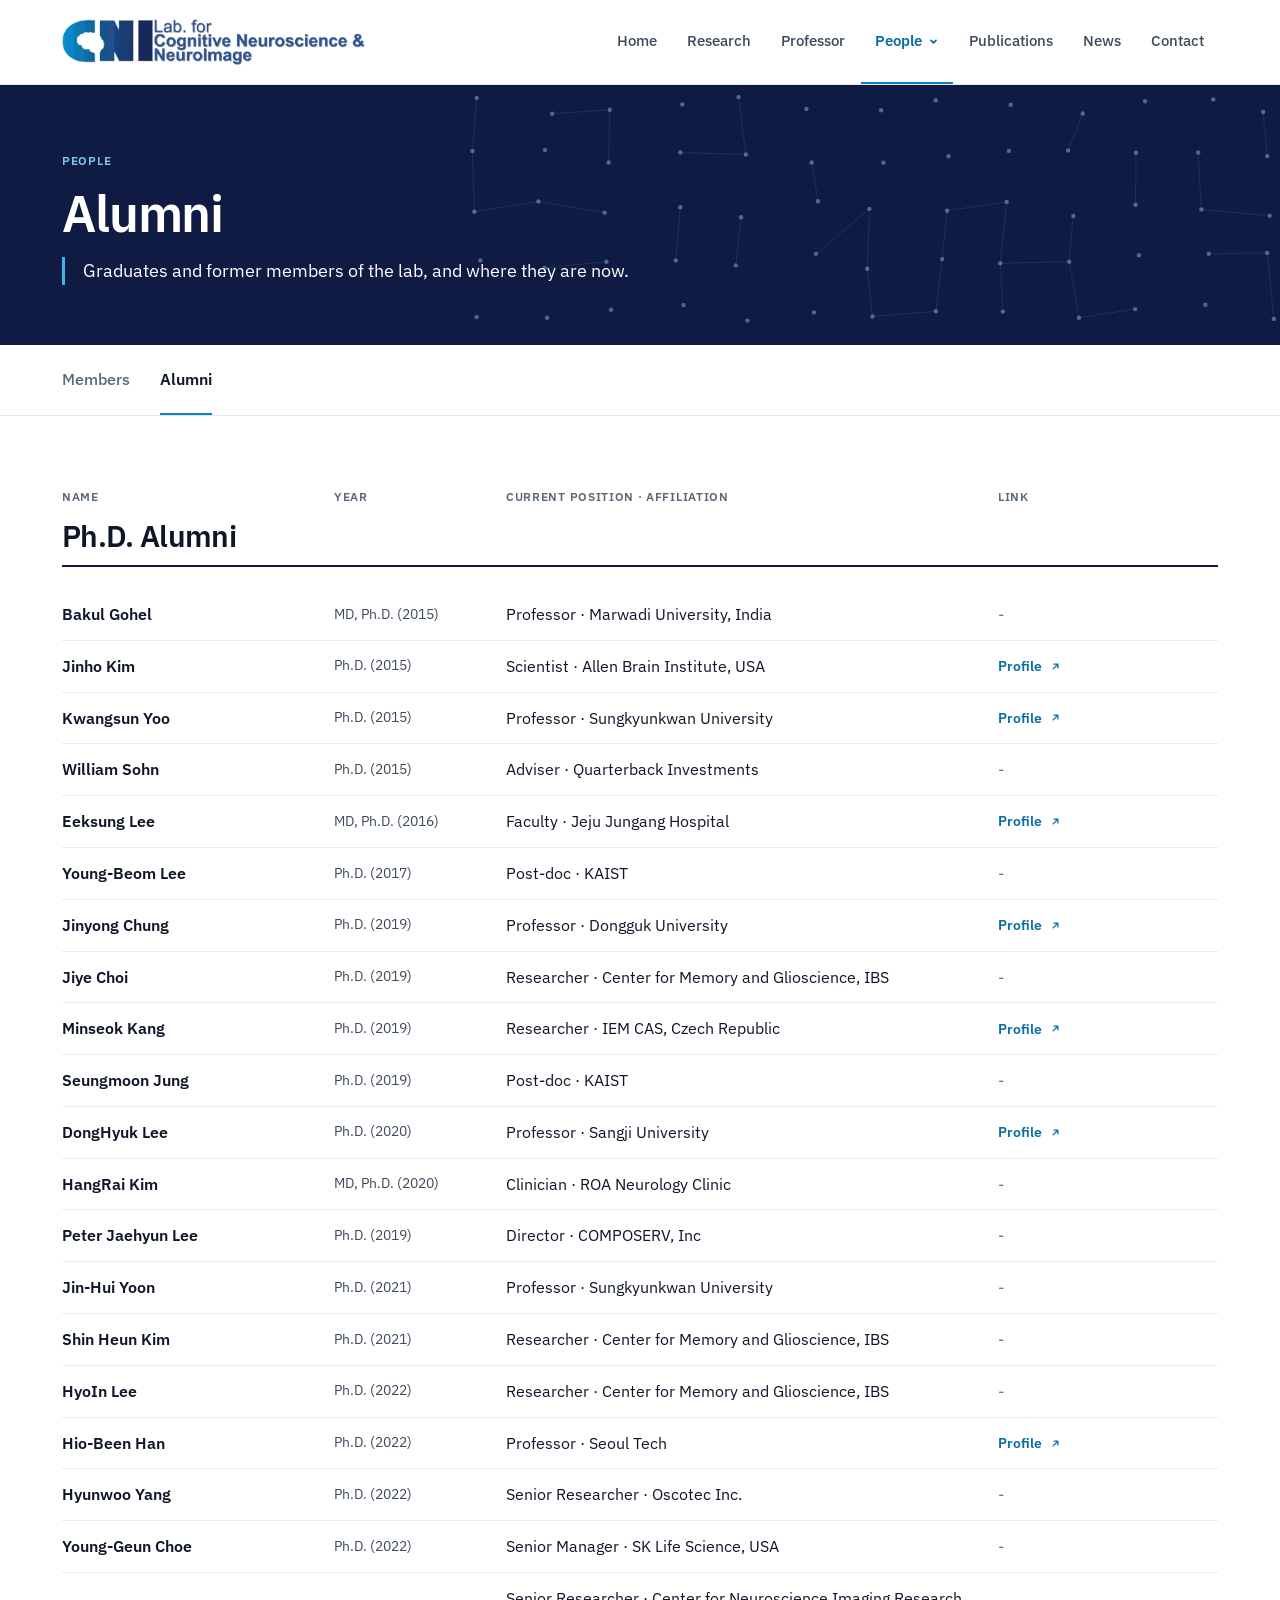
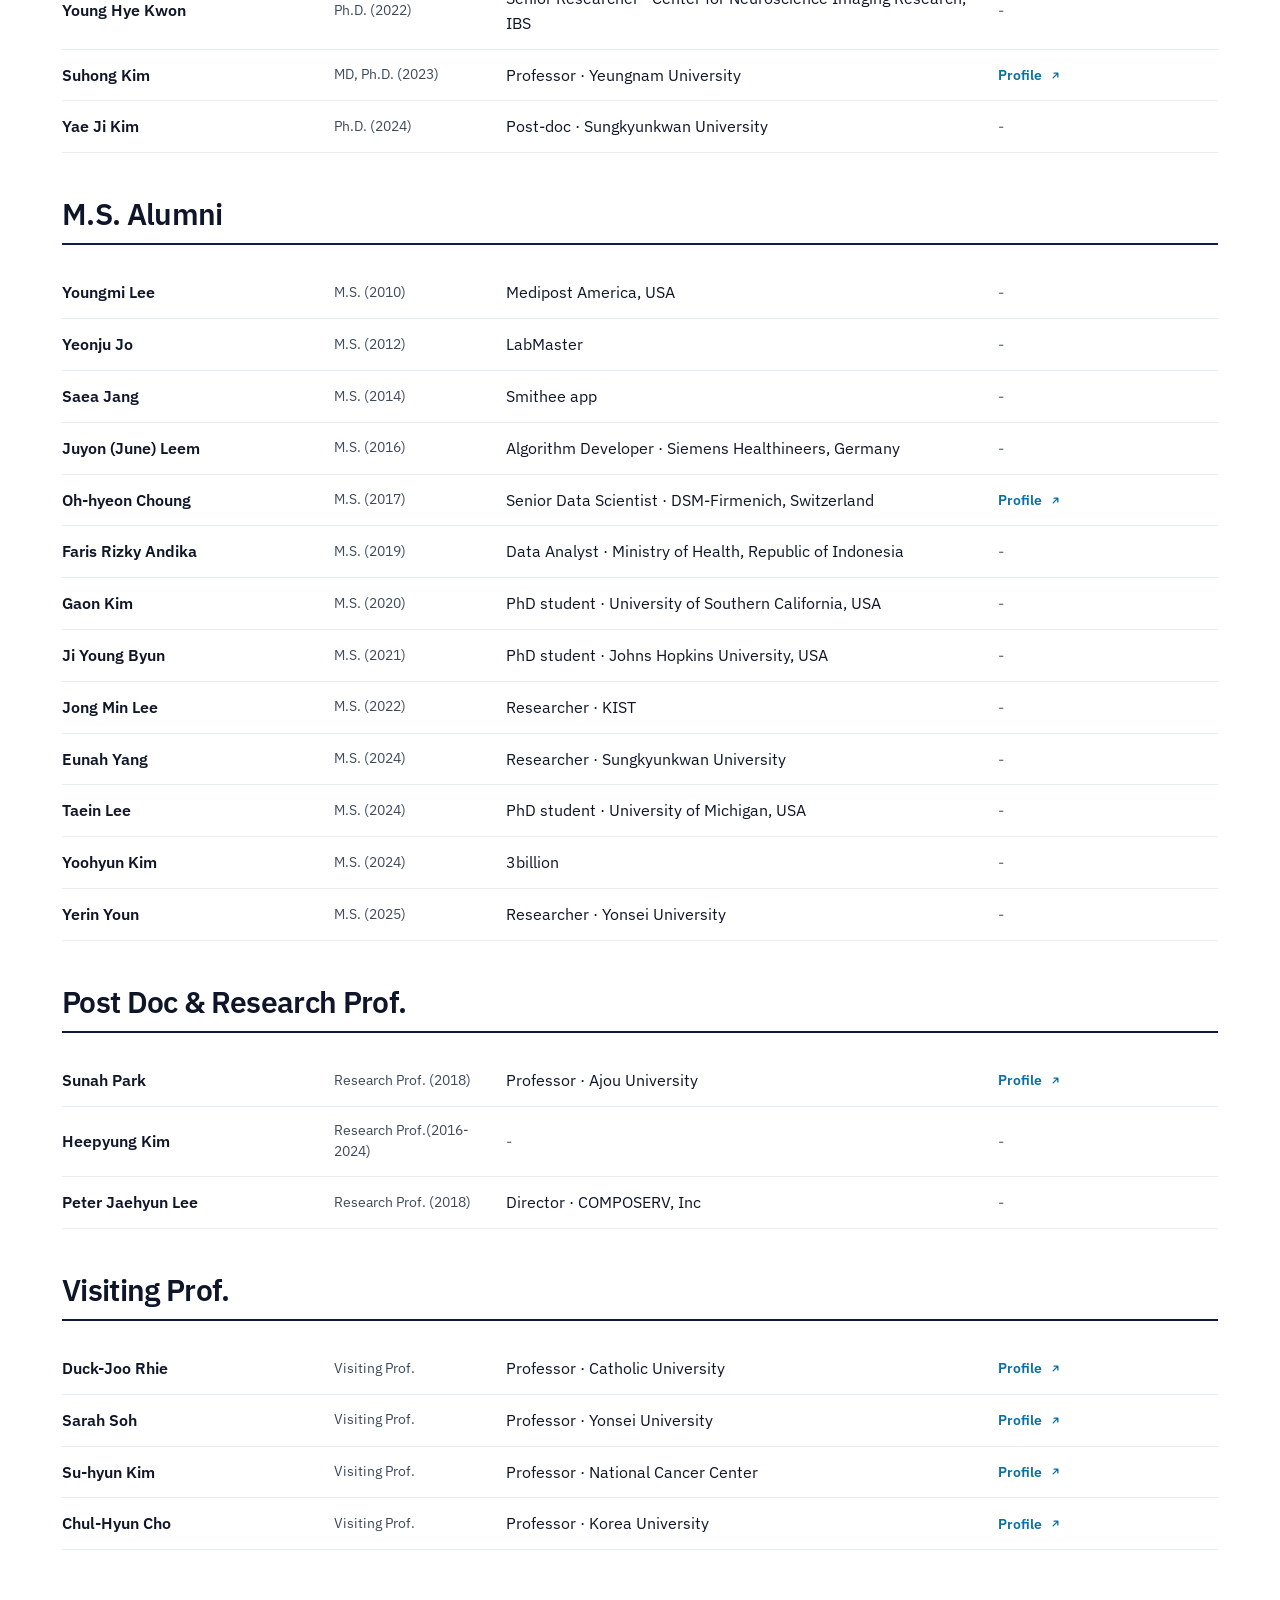
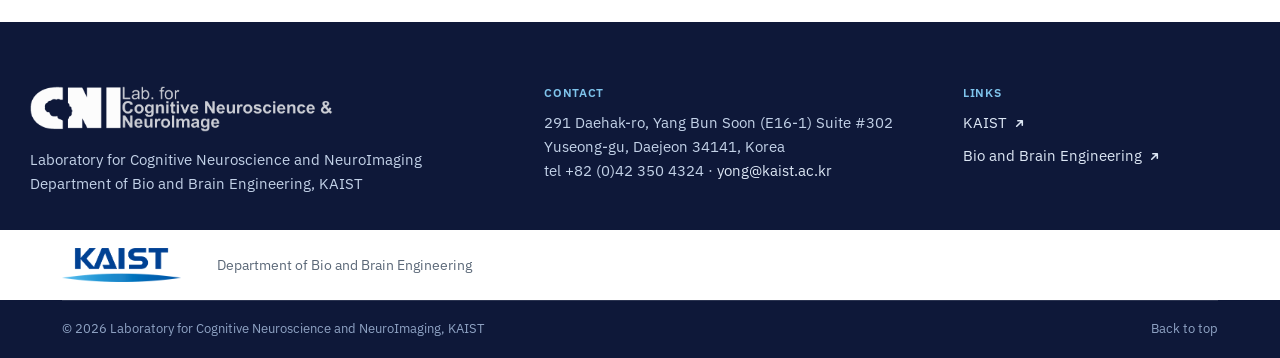
<file: alumni.html>
<!doctype html>
<html lang="en">
<head>
<meta charset="utf-8">
<meta name="viewport" content="width=device-width, initial-scale=1">
<title>Alumni — CNI Lab, KAIST</title>
<meta name="description" content="Alumni of the CNI Lab at KAIST.">
<link rel="preconnect" href="https://fonts.googleapis.com"><link rel="preconnect" href="https://fonts.gstatic.com" crossorigin><link href="https://fonts.googleapis.com/css2?family=IBM+Plex+Sans:wght@400;500;600;700&amp;family=IBM+Plex+Sans+KR:wght@400;500;600;700&amp;display=swap" rel="stylesheet">
<link rel="icon" href="data:image/svg+xml,%3Csvg xmlns=%27http://www.w3.org/2000/svg%27 viewBox=%270 0 64 64%27%3E%3Crect width=%2764%27 height=%2764%27 rx=%2714%27 fill=%27%23101B43%27/%3E%3Cg stroke=%27%2337B8EB%27 stroke-width=%272.4%27%3E%3Cpath d=%27M18 22 32 34 46 20M18 22 24 44M32 34 24 44M32 34 46 44M46 20 46 44%27 fill=%27none%27/%3E%3C/g%3E%3Cg fill=%27%2337B8EB%27%3E%3Ccircle cx=%2718%27 cy=%2722%27 r=%274.4%27/%3E%3Ccircle cx=%2732%27 cy=%2734%27 r=%275%27/%3E%3Ccircle cx=%2746%27 cy=%2720%27 r=%274%27/%3E%3Ccircle cx=%2724%27 cy=%2744%27 r=%273.4%27/%3E%3Ccircle cx=%2746%27 cy=%2744%27 r=%273.8%27/%3E%3C/g%3E%3C/svg%3E">
<link rel="stylesheet" href="assets/css/style.css">
</head>
<body id="top">
<header class="site-header">
<div class="wrap header-in">
<a class="brand" href="index.html" aria-label="CNI Lab, KAIST — home">
<img src="assets/img/cni-logo.png" alt="CNI Lab — Laboratory for Cognitive Neuroscience and NeuroImaging" width="410" height="70" referrerpolicy="no-referrer" onerror="if(!this.dataset.fallback){this.dataset.fallback='1';this.src='https://ibrain.kaist.ac.kr/wp-content/uploads/2017/08/cropped-Picture1-2.jpg';}else{this.closest('.brand').classList.add('no-logo');this.remove();}">
<span class="brand-fallback" aria-hidden="true"><span class="wm">CNI</span><span class="brand-sub"><span>Cognitive Neuroscience</span><span>&amp; NeuroImaging Lab · KAIST</span></span></span>
</a>
<nav aria-label="Main">
<button class="nav-toggle" type="button" aria-expanded="false" aria-controls="primary-nav"><span class="sr-only">Menu</span>
<svg aria-hidden="true" viewBox="0 0 22 22"><path d="M3 6h16M3 11h16M3 16h16"/></svg></button>
<ul class="nav" id="primary-nav"><li><a href="index.html">Home</a></li><li><a href="research.html">Research</a></li><li><a href="professor.html">Professor</a></li><li class="has-sub"><a href="members.html" aria-current="page">People<svg class="caret" aria-hidden="true" viewBox="0 0 11 11"><path d="m3 4.4 2.5 2.5L8 4.4"/></svg></a><ul class="subnav"><li><a href="members.html">Members</a></li><li><a href="alumni.html">Alumni</a></li></ul></li><li><a href="publications.html">Publications</a></li><li><a href="news.html">News</a></li><li><a href="contact.html">Contact</a></li></ul>
</nav>
</div>
</header>
<main>
<section class="pagehead">
<div class="art" aria-hidden="true"><svg viewBox="0 0 1440 280" width="1440" height="280" preserveAspectRatio="xMidYMid meet" aria-hidden="true"><g class="bedges"><line x1="636.7" y1="19.0" x2="632.4" y2="72.0"/><line x1="632.4" y1="72.0" x2="634.4" y2="132.7"/><line x1="634.4" y1="132.7" x2="698.4" y2="122.5"/><line x1="712.1" y1="34.7" x2="769.8" y2="30.8"/><line x1="698.4" y1="122.5" x2="764.6" y2="133.7"/><line x1="704.6" y1="188.9" x2="766.5" y2="182.7"/><line x1="769.8" y1="30.8" x2="768.6" y2="83.5"/><line x1="840.4" y1="73.5" x2="905.9" y2="75.5"/><line x1="840.3" y1="128.3" x2="835.8" y2="181.4"/><line x1="898.5" y1="18.1" x2="905.9" y2="75.5"/><line x1="901.0" y1="138.2" x2="895.8" y2="186.4"/><line x1="971.7" y1="83.5" x2="978.0" y2="122.2"/><line x1="975.9" y1="174.9" x2="1029.4" y2="129.9"/><line x1="1029.4" y1="129.9" x2="1027.2" y2="189.8"/><line x1="1027.2" y1="189.8" x2="1032.5" y2="237.5"/><line x1="1032.5" y1="237.5" x2="1095.9" y2="232.3"/><line x1="1107.1" y1="131.7" x2="1102.2" y2="180.1"/><line x1="1107.1" y1="131.7" x2="1166.7" y2="122.9"/><line x1="1102.2" y1="180.1" x2="1095.9" y2="232.3"/><line x1="1166.7" y1="122.9" x2="1160.3" y2="184.2"/><line x1="1160.3" y1="184.2" x2="1162.8" y2="232.6"/><line x1="1160.3" y1="184.2" x2="1229.2" y2="182.7"/><line x1="1242.8" y1="34.5" x2="1228.1" y2="71.4"/><line x1="1233.3" y1="137.0" x2="1229.2" y2="182.7"/><line x1="1229.2" y1="182.7" x2="1238.9" y2="238.7"/><line x1="1238.9" y1="238.7" x2="1295.2" y2="230.1"/><line x1="1296.0" y1="73.8" x2="1295.6" y2="125.7"/><line x1="1358.2" y1="73.5" x2="1361.4" y2="130.5"/><line x1="1361.4" y1="130.5" x2="1429.7" y2="136.8"/><line x1="1368.7" y1="174.8" x2="1427.2" y2="173.9"/><line x1="1423.1" y1="32.9" x2="1427.2" y2="77.1"/><line x1="1427.2" y1="173.9" x2="1433.8" y2="239.9"/></g><g class="bnodes"><circle class="dot" cx="636.7" cy="19.0" r="2.2"/><circle class="dot" cx="632.4" cy="72.0" r="2.2"/><circle class="dot" cx="634.4" cy="132.7" r="2.2"/><circle class="dot" cx="640.4" cy="181.4" r="2.2"/><circle class="dot" cx="636.6" cy="238.1" r="2.2"/><circle class="dot" cx="712.1" cy="34.7" r="2.2"/><circle class="dot" cx="705.0" cy="71.0" r="2.2"/><circle class="dot" cx="698.4" cy="122.5" r="2.2"/><circle class="dot" cx="704.6" cy="188.9" r="2.2"/><circle class="dot" cx="707.1" cy="238.7" r="2.2"/><circle class="dot" cx="769.8" cy="30.8" r="2.2"/><circle class="dot" cx="768.6" cy="83.5" r="2.2"/><circle class="dot" cx="764.6" cy="133.7" r="2.2"/><circle class="dot" cx="766.5" cy="182.7" r="2.2"/><circle class="dot" cx="771.0" cy="230.8" r="2.2"/><circle class="dot" cx="842.3" cy="25.5" r="2.2"/><circle class="dot" cx="840.4" cy="73.5" r="2.2"/><circle class="dot" cx="840.3" cy="128.3" r="2.2"/><circle class="dot" cx="835.8" cy="181.4" r="2.2"/><circle class="dot" cx="843.5" cy="226.1" r="2.2"/><circle class="dot" cx="898.5" cy="18.1" r="2.2"/><circle class="dot" cx="905.9" cy="75.5" r="2.2"/><circle class="dot" cx="901.0" cy="138.2" r="2.2"/><circle class="dot" cx="895.8" cy="186.4" r="2.2"/><circle class="dot" cx="907.4" cy="241.6" r="2.2"/><circle class="dot" cx="966.4" cy="30.0" r="2.2"/><circle class="dot" cx="971.7" cy="83.5" r="2.2"/><circle class="dot" cx="978.0" cy="122.2" r="2.2"/><circle class="dot" cx="975.9" cy="174.9" r="2.2"/><circle class="dot" cx="973.9" cy="233.4" r="2.2"/><circle class="dot" cx="1041.0" cy="31.2" r="2.2"/><circle class="dot" cx="1043.4" cy="83.7" r="2.2"/><circle class="dot" cx="1029.4" cy="129.9" r="2.2"/><circle class="dot" cx="1027.2" cy="189.8" r="2.2"/><circle class="dot" cx="1032.5" cy="237.5" r="2.2"/><circle class="dot" cx="1095.7" cy="21.3" r="2.2"/><circle class="dot" cx="1108.5" cy="77.3" r="2.2"/><circle class="dot" cx="1107.1" cy="131.7" r="2.2"/><circle class="dot" cx="1102.2" cy="180.1" r="2.2"/><circle class="dot" cx="1095.9" cy="232.3" r="2.2"/><circle class="dot" cx="1170.7" cy="25.7" r="2.2"/><circle class="dot" cx="1168.8" cy="71.9" r="2.2"/><circle class="dot" cx="1166.7" cy="122.9" r="2.2"/><circle class="dot" cx="1160.3" cy="184.2" r="2.2"/><circle class="dot" cx="1162.8" cy="232.6" r="2.2"/><circle class="dot" cx="1242.8" cy="34.5" r="2.2"/><circle class="dot" cx="1228.1" cy="71.4" r="2.2"/><circle class="dot" cx="1233.3" cy="137.0" r="2.2"/><circle class="dot" cx="1229.2" cy="182.7" r="2.2"/><circle class="dot" cx="1238.9" cy="238.7" r="2.2"/><circle class="dot" cx="1305.0" cy="22.3" r="2.2"/><circle class="dot" cx="1296.0" cy="73.8" r="2.2"/><circle class="dot" cx="1295.6" cy="125.7" r="2.2"/><circle class="dot" cx="1298.9" cy="176.3" r="2.2"/><circle class="dot" cx="1295.2" cy="230.1" r="2.2"/><circle class="dot" cx="1373.3" cy="20.4" r="2.2"/><circle class="dot" cx="1358.2" cy="73.5" r="2.2"/><circle class="dot" cx="1361.4" cy="130.5" r="2.2"/><circle class="dot" cx="1368.7" cy="174.8" r="2.2"/><circle class="dot" cx="1365.4" cy="225.7" r="2.2"/><circle class="dot" cx="1423.1" cy="32.9" r="2.2"/><circle class="dot" cx="1427.2" cy="77.1" r="2.2"/><circle class="dot" cx="1429.7" cy="136.8" r="2.2"/><circle class="dot" cx="1427.2" cy="173.9" r="2.2"/><circle class="dot" cx="1433.8" cy="239.9" r="2.2"/></g></svg></div>
<div class="wrap">
<p class="eyebrow eyebrow--light">People</p>
<h1>Alumni</h1>
<p>Graduates and former members of the lab, and where they are now.</p>
</div>
</section><div class="tabs"><div class="wrap tabs-in">
<nav class="tabs-list" aria-label="People"><a href="members.html">Members</a><a href="alumni.html" class="is-on">Alumni</a></nav>
</div></div>
<section class="section section--tight">
<div class="wrap">
<div class="al-head"><span>Name</span><span>Year</span><span>Current position · affiliation</span><span>Link</span></div>
<div class="group">
<div class="group-head"><h2>Ph.D. Alumni</h2></div>
<div><div class="al-row"><span class="nm">Bakul Gohel</span><span class="dg">MD, Ph.D. (2015)</span>
<span>Professor &middot; Marwadi University, India</span><span class="dash">-</span></div><div class="al-row"><span class="nm">Jinho Kim</span><span class="dg">Ph.D. (2015)</span>
<span>Scientist &middot; Allen Brain Institute, USA</span><a class="link-arrow" href="https://www.allenneuraldynamics.org/people/jinho-kim" target="_blank" rel="noopener">Profile<svg aria-hidden="true" viewBox="0 0 14 14"><path d="M4 10 10 4M5.2 4H10v4.8"/></svg></a></div><div class="al-row"><span class="nm">Kwangsun Yoo</span><span class="dg">Ph.D. (2015)</span>
<span>Professor &middot; Sungkyunkwan University</span><a class="link-arrow" href="https://sites.google.com/view/yooklab" target="_blank" rel="noopener">Profile<svg aria-hidden="true" viewBox="0 0 14 14"><path d="M4 10 10 4M5.2 4H10v4.8"/></svg></a></div><div class="al-row"><span class="nm">William Sohn</span><span class="dg">Ph.D. (2015)</span>
<span>Adviser &middot; Quarterback Investments</span><span class="dash">-</span></div><div class="al-row"><span class="nm">Eeksung Lee</span><span class="dg">MD, Ph.D. (2016)</span>
<span>Faculty &middot; Jeju Jungang Hospital</span><a class="link-arrow" href="https://www.jeju-jungangh.com/kor/_pgm/clinic/view.php?act=183" target="_blank" rel="noopener">Profile<svg aria-hidden="true" viewBox="0 0 14 14"><path d="M4 10 10 4M5.2 4H10v4.8"/></svg></a></div><div class="al-row"><span class="nm">Young-Beom Lee</span><span class="dg">Ph.D. (2017)</span>
<span>Post-doc &middot; KAIST</span><span class="dash">-</span></div><div class="al-row"><span class="nm">Jinyong Chung</span><span class="dg">Ph.D. (2019)</span>
<span>Professor &middot; Dongguk University</span><a class="link-arrow" href="https://sites.google.com/view/jchung-neurosci" target="_blank" rel="noopener">Profile<svg aria-hidden="true" viewBox="0 0 14 14"><path d="M4 10 10 4M5.2 4H10v4.8"/></svg></a></div><div class="al-row"><span class="nm">Jiye Choi</span><span class="dg">Ph.D. (2019)</span>
<span>Researcher &middot; Center for Memory and Glioscience, IBS</span><span class="dash">-</span></div><div class="al-row"><span class="nm">Minseok Kang</span><span class="dg">Ph.D. (2019)</span>
<span>Researcher &middot; IEM CAS, Czech Republic</span><a class="link-arrow" href="https://www.iem.cas.cz/contacts/minseok-kang/" target="_blank" rel="noopener">Profile<svg aria-hidden="true" viewBox="0 0 14 14"><path d="M4 10 10 4M5.2 4H10v4.8"/></svg></a></div><div class="al-row"><span class="nm">Seungmoon Jung</span><span class="dg">Ph.D. (2019)</span>
<span>Post-doc &middot; KAIST</span><span class="dash">-</span></div><div class="al-row"><span class="nm">DongHyuk Lee</span><span class="dg">Ph.D. (2020)</span>
<span>Professor &middot; Sangji University</span><a class="link-arrow" href="https://www.sangji.ac.kr/prog/facultyInfo/hani/sub03_01/1100502101100/view.do" target="_blank" rel="noopener">Profile<svg aria-hidden="true" viewBox="0 0 14 14"><path d="M4 10 10 4M5.2 4H10v4.8"/></svg></a></div><div class="al-row"><span class="nm">HangRai Kim</span><span class="dg">MD, Ph.D. (2020)</span>
<span>Clinician &middot; ROA Neurology Clinic</span><span class="dash">-</span></div><div class="al-row"><span class="nm">Peter Jaehyun Lee</span><span class="dg">Ph.D. (2019)</span>
<span>Director &middot; COMPOSERV, Inc</span><span class="dash">-</span></div><div class="al-row"><span class="nm">Jin-Hui Yoon</span><span class="dg">Ph.D. (2021)</span>
<span>Professor &middot; Sungkyunkwan University</span><span class="dash">-</span></div><div class="al-row"><span class="nm">Shin Heun Kim</span><span class="dg">Ph.D. (2021)</span>
<span>Researcher &middot; Center for Memory and Glioscience, IBS</span><span class="dash">-</span></div><div class="al-row"><span class="nm">HyoIn Lee</span><span class="dg">Ph.D. (2022)</span>
<span>Researcher &middot; Center for Memory and Glioscience, IBS</span><span class="dash">-</span></div><div class="al-row"><span class="nm">Hio-Been Han</span><span class="dg">Ph.D. (2022)</span>
<span>Professor &middot; Seoul Tech</span><a class="link-arrow" href="https://brainrhythm.seoultech.ac.kr/subList/20000007687" target="_blank" rel="noopener">Profile<svg aria-hidden="true" viewBox="0 0 14 14"><path d="M4 10 10 4M5.2 4H10v4.8"/></svg></a></div><div class="al-row"><span class="nm">Hyunwoo Yang</span><span class="dg">Ph.D. (2022)</span>
<span>Senior Researcher &middot; Oscotec Inc.</span><span class="dash">-</span></div><div class="al-row"><span class="nm">Young-Geun Choe</span><span class="dg">Ph.D. (2022)</span>
<span>Senior Manager &middot; SK Life Science, USA</span><span class="dash">-</span></div><div class="al-row"><span class="nm">Young Hye Kwon</span><span class="dg">Ph.D. (2022)</span>
<span>Senior Researcher &middot; Center for Neuroscience Imaging Research, IBS</span><span class="dash">-</span></div><div class="al-row"><span class="nm">Suhong Kim</span><span class="dg">MD, Ph.D. (2023)</span>
<span>Professor &middot; Yeungnam University</span><a class="link-arrow" href="https://www.yu.ac.kr/main/faculty/faculty-window.do?p_no=41550" target="_blank" rel="noopener">Profile<svg aria-hidden="true" viewBox="0 0 14 14"><path d="M4 10 10 4M5.2 4H10v4.8"/></svg></a></div><div class="al-row"><span class="nm">Yae Ji Kim</span><span class="dg">Ph.D. (2024)</span>
<span>Post-doc &middot; Sungkyunkwan University</span><span class="dash">-</span></div></div>
</div>
<div class="group" style="margin-top:44px">
<div class="group-head"><h2>M.S. Alumni</h2></div>
<div><div class="al-row"><span class="nm">Youngmi Lee</span><span class="dg">M.S. (2010)</span>
<span>Medipost America, USA</span><span class="dash">-</span></div><div class="al-row"><span class="nm">Yeonju Jo</span><span class="dg">M.S. (2012)</span>
<span>LabMaster</span><span class="dash">-</span></div><div class="al-row"><span class="nm">Saea Jang</span><span class="dg">M.S. (2014)</span>
<span>Smithee app</span><span class="dash">-</span></div><div class="al-row"><span class="nm">Juyon (June) Leem</span><span class="dg">M.S. (2016)</span>
<span>Algorithm Developer &middot; Siemens Healthineers, Germany</span><span class="dash">-</span></div><div class="al-row"><span class="nm">Oh-hyeon Choung</span><span class="dg">M.S. (2017)</span>
<span>Senior Data Scientist &middot; DSM-Firmenich, Switzerland</span><a class="link-arrow" href="https://www.lormina.ch/interviews/oh-hyeon-choung" target="_blank" rel="noopener">Profile<svg aria-hidden="true" viewBox="0 0 14 14"><path d="M4 10 10 4M5.2 4H10v4.8"/></svg></a></div><div class="al-row"><span class="nm">Faris Rizky Andika</span><span class="dg">M.S. (2019)</span>
<span>Data Analyst &middot; Ministry of Health, Republic of Indonesia</span><span class="dash">-</span></div><div class="al-row"><span class="nm">Gaon Kim</span><span class="dg">M.S. (2020)</span>
<span>PhD student &middot; University of Southern California, USA</span><span class="dash">-</span></div><div class="al-row"><span class="nm">Ji Young Byun</span><span class="dg">M.S. (2021)</span>
<span>PhD student &middot; Johns Hopkins University, USA</span><span class="dash">-</span></div><div class="al-row"><span class="nm">Jong Min Lee</span><span class="dg">M.S. (2022)</span>
<span>Researcher &middot; KIST</span><span class="dash">-</span></div><div class="al-row"><span class="nm">Eunah Yang</span><span class="dg">M.S. (2024)</span>
<span>Researcher &middot; Sungkyunkwan University</span><span class="dash">-</span></div><div class="al-row"><span class="nm">Taein Lee</span><span class="dg">M.S. (2024)</span>
<span>PhD student &middot; University of Michigan, USA</span><span class="dash">-</span></div><div class="al-row"><span class="nm">Yoohyun Kim</span><span class="dg">M.S. (2024)</span>
<span>3billion</span><span class="dash">-</span></div><div class="al-row"><span class="nm">Yerin Youn</span><span class="dg">M.S. (2025)</span>
<span>Researcher &middot; Yonsei University</span><span class="dash">-</span></div></div>
</div>
<div class="group" style="margin-top:44px">
<div class="group-head"><h2>Post Doc &amp; Research Prof.</h2></div>
<div><div class="al-row"><span class="nm">Sunah Park</span><span class="dg">Research Prof. (2018)</span>
<span>Professor &middot; Ajou University</span><a class="link-arrow" href="https://www.ajoumc.or.kr/medicine/univ/profView.do?deptTp=004001000&amp;deptNo=15&amp;no=632" target="_blank" rel="noopener">Profile<svg aria-hidden="true" viewBox="0 0 14 14"><path d="M4 10 10 4M5.2 4H10v4.8"/></svg></a></div><div class="al-row"><span class="nm">Heepyung Kim</span><span class="dg">Research Prof.(2016-2024)</span>
<span><span class="dash">-</span></span><span class="dash">-</span></div><div class="al-row"><span class="nm">Peter Jaehyun Lee</span><span class="dg">Research Prof. (2018)</span>
<span>Director &middot; COMPOSERV, Inc</span><span class="dash">-</span></div></div>
</div>
<div class="group" style="margin-top:44px">
<div class="group-head"><h2>Visiting Prof.</h2></div>
<div><div class="al-row"><span class="nm">Duck-Joo Rhie</span><span class="dg">Visiting Prof.</span>
<span>Professor &middot; Catholic University</span><a class="link-arrow" href="http://gs-bms.catholic.ac.kr/sub02/sub02_01_detail.asp?tp=2&amp;pageNum=4&amp;gubun=4&amp;prof_no=OAA5ADAAMQA1ADIANQA0AGcAcwBiAG0AYwA5ADIAOQA=" target="_blank" rel="noopener">Profile<svg aria-hidden="true" viewBox="0 0 14 14"><path d="M4 10 10 4M5.2 4H10v4.8"/></svg></a></div><div class="al-row"><span class="nm">Sarah Soh</span><span class="dg">Visiting Prof.</span>
<span>Professor &middot; Yonsei University</span><a class="link-arrow" href="https://medicine.yonsei.ac.kr/medicine/profile-view.do?empNo=eXVoczIwMjBAKUApNN8qi1s7Ev5KVaDKDRBIPN1go5Ig0JeHJbvHRBBhKWY%3D" target="_blank" rel="noopener">Profile<svg aria-hidden="true" viewBox="0 0 14 14"><path d="M4 10 10 4M5.2 4H10v4.8"/></svg></a></div><div class="al-row"><span class="nm">Su-hyun Kim</span><span class="dg">Visiting Prof.</span>
<span>Professor &middot; National Cancer Center</span><a class="link-arrow" href="https://www.ncc.re.kr/mdlDoctorPopup.ncc?mode=DetailView" target="_blank" rel="noopener">Profile<svg aria-hidden="true" viewBox="0 0 14 14"><path d="M4 10 10 4M5.2 4H10v4.8"/></svg></a></div><div class="al-row"><span class="nm">Chul-Hyun Cho</span><span class="dg">Visiting Prof.</span>
<span>Professor &middot; Korea University</span><a class="link-arrow" href="https://medicine.korea.ac.kr/kr/professor/detail.do?profSn=538" target="_blank" rel="noopener">Profile<svg aria-hidden="true" viewBox="0 0 14 14"><path d="M4 10 10 4M5.2 4H10v4.8"/></svg></a></div></div>
</div>
</div>
</section>
</main>
<footer class="site-footer">
<div class="wrap footer-in">
<div>
<div class="foot-brand"><img src="assets/img/cni-logo-white.png" alt="CNI Lab — Laboratory for Cognitive Neuroscience and NeuroImaging" width="641" height="110"></div>
<p>Laboratory for Cognitive Neuroscience and NeuroImaging<br>Department of Bio and Brain Engineering, KAIST</p>
</div>
<div>
<h4>Contact</h4>
<p>291 Daehak-ro, Yang Bun Soon (E16-1) Suite #302<br>Yuseong-gu, Daejeon 34141, Korea<br>
tel +82 (0)42 350 4324 · <a href="mailto:yong@kaist.ac.kr">yong@kaist.ac.kr</a></p>
</div>
<div>
<h4>Links</h4>
<ul class="foot-links">
<li><a href="https://www.kaist.ac.kr" rel="noopener">KAIST<svg aria-hidden="true" viewBox="0 0 14 14"><path d="M4 10 10 4M5.2 4H10v4.8"/></svg></a></li>
<li><a href="https://bioeng.kaist.ac.kr" rel="noopener">Bio and Brain Engineering<svg aria-hidden="true" viewBox="0 0 14 14"><path d="M4 10 10 4M5.2 4H10v4.8"/></svg></a></li>
</ul>
</div>
</div>
<div class="logo-strip"><div class="wrap">
<a href="https://www.kaist.ac.kr" rel="noopener" class="kaist-logo"><img src="assets/img/kaist-logo.png" alt="KAIST" width="630" height="180" onerror="this.closest('a').classList.add('no-logo');this.remove();"><span class="kaist-fallback">KAIST</span></a>
<a href="https://bioeng.kaist.ac.kr" rel="noopener">Department of Bio and Brain Engineering</a>
</div></div>
<div class="wrap"><div class="copy"><span>&copy; 2026 Laboratory for Cognitive Neuroscience and NeuroImaging, KAIST</span>
<a href="#top">Back to top</a></div></div>
</footer>
<script src="assets/js/site.js"></script>
</body>
</html>
</file>
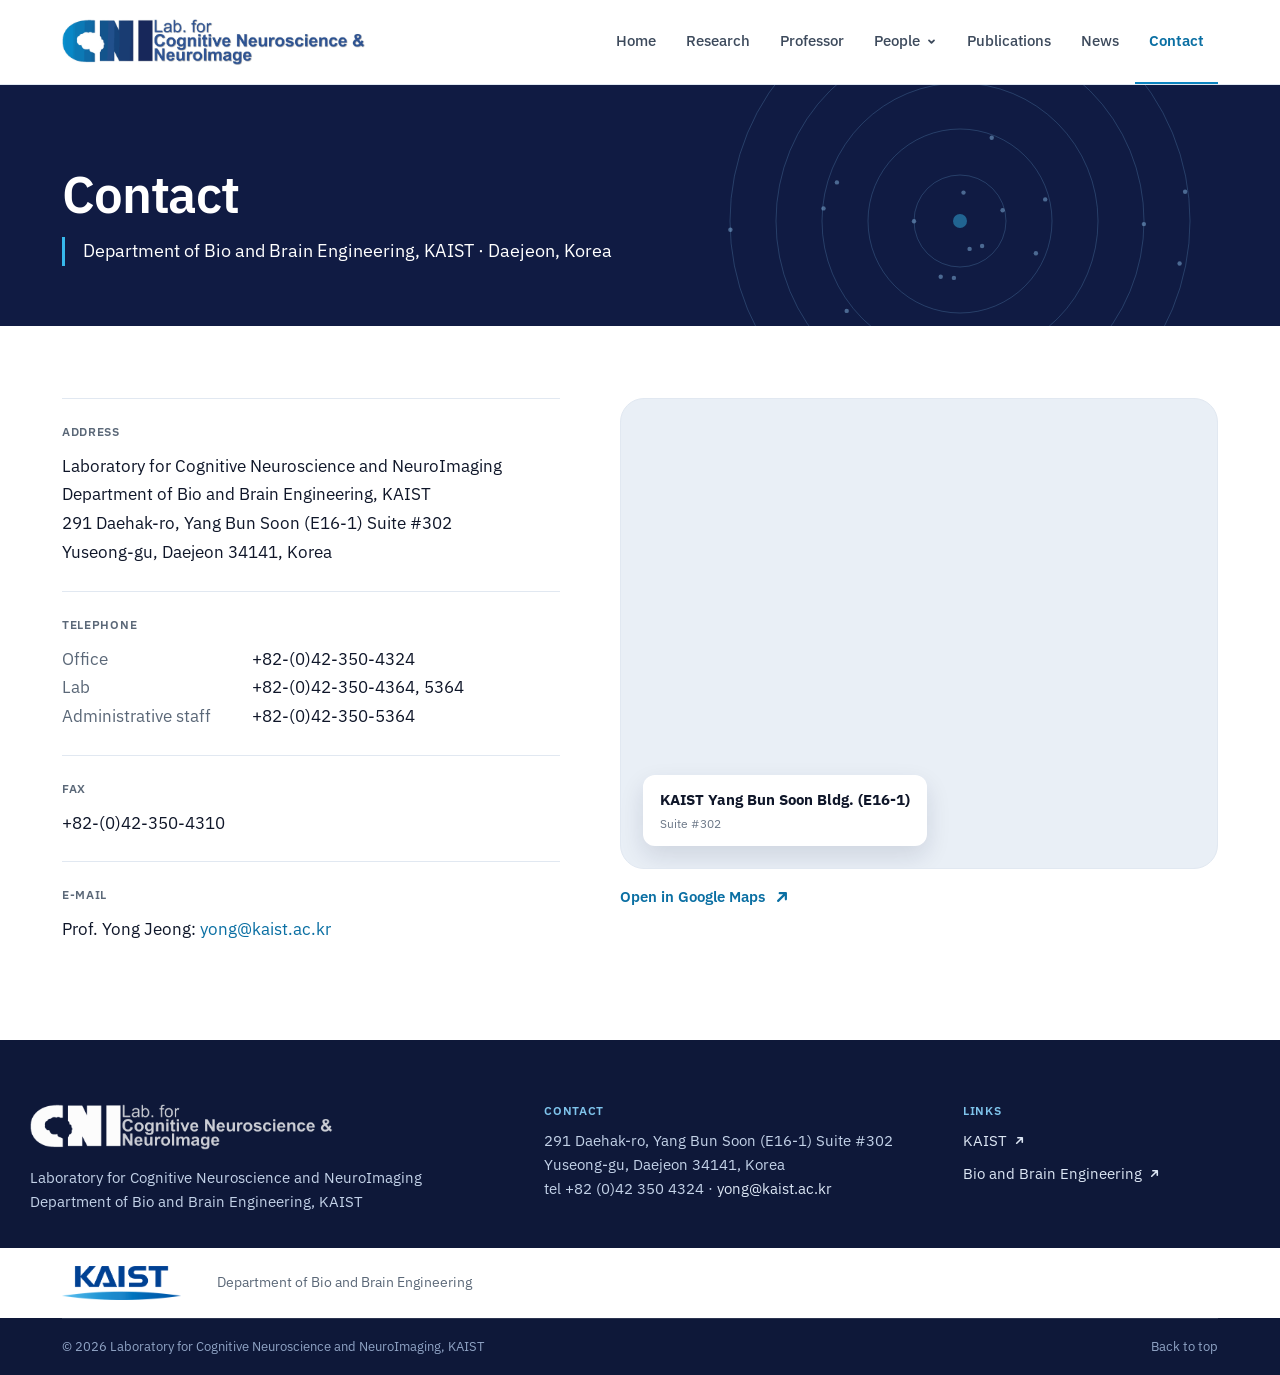
<file: contact.html>
<!doctype html>
<html lang="en">
<head>
<meta charset="utf-8">
<meta name="viewport" content="width=device-width, initial-scale=1">
<title>Contact — CNI Lab, KAIST</title>
<meta name="description" content="Contact the CNI Lab, Department of Bio and Brain Engineering, KAIST.">
<link rel="preconnect" href="https://fonts.googleapis.com"><link rel="preconnect" href="https://fonts.gstatic.com" crossorigin><link href="https://fonts.googleapis.com/css2?family=IBM+Plex+Sans:wght@400;500;600;700&amp;family=IBM+Plex+Sans+KR:wght@400;500;600;700&amp;display=swap" rel="stylesheet">
<link rel="icon" href="data:image/svg+xml,%3Csvg xmlns=%27http://www.w3.org/2000/svg%27 viewBox=%270 0 64 64%27%3E%3Crect width=%2764%27 height=%2764%27 rx=%2714%27 fill=%27%23101B43%27/%3E%3Cg stroke=%27%2337B8EB%27 stroke-width=%272.4%27%3E%3Cpath d=%27M18 22 32 34 46 20M18 22 24 44M32 34 24 44M32 34 46 44M46 20 46 44%27 fill=%27none%27/%3E%3C/g%3E%3Cg fill=%27%2337B8EB%27%3E%3Ccircle cx=%2718%27 cy=%2722%27 r=%274.4%27/%3E%3Ccircle cx=%2732%27 cy=%2734%27 r=%275%27/%3E%3Ccircle cx=%2746%27 cy=%2720%27 r=%274%27/%3E%3Ccircle cx=%2724%27 cy=%2744%27 r=%273.4%27/%3E%3Ccircle cx=%2746%27 cy=%2744%27 r=%273.8%27/%3E%3C/g%3E%3C/svg%3E">
<link rel="stylesheet" href="assets/css/style.css">
</head>
<body id="top">
<header class="site-header">
<div class="wrap header-in">
<a class="brand" href="index.html" aria-label="CNI Lab, KAIST — home">
<img src="assets/img/cni-logo.png" alt="CNI Lab — Laboratory for Cognitive Neuroscience and NeuroImaging" width="410" height="70" referrerpolicy="no-referrer" onerror="if(!this.dataset.fallback){this.dataset.fallback='1';this.src='https://ibrain.kaist.ac.kr/wp-content/uploads/2017/08/cropped-Picture1-2.jpg';}else{this.closest('.brand').classList.add('no-logo');this.remove();}">
<span class="brand-fallback" aria-hidden="true"><span class="wm">CNI</span><span class="brand-sub"><span>Cognitive Neuroscience</span><span>&amp; NeuroImaging Lab · KAIST</span></span></span>
</a>
<nav aria-label="Main">
<button class="nav-toggle" type="button" aria-expanded="false" aria-controls="primary-nav"><span class="sr-only">Menu</span>
<svg aria-hidden="true" viewBox="0 0 22 22"><path d="M3 6h16M3 11h16M3 16h16"/></svg></button>
<ul class="nav" id="primary-nav"><li><a href="index.html">Home</a></li><li><a href="research.html">Research</a></li><li><a href="professor.html">Professor</a></li><li class="has-sub"><a href="members.html">People<svg class="caret" aria-hidden="true" viewBox="0 0 11 11"><path d="m3 4.4 2.5 2.5L8 4.4"/></svg></a><ul class="subnav"><li><a href="members.html">Members</a></li><li><a href="alumni.html">Alumni</a></li></ul></li><li><a href="publications.html">Publications</a></li><li><a href="news.html">News</a></li><li><a href="contact.html" aria-current="page">Contact</a></li></ul>
</nav>
</div>
</header>
<main>
<section class="pagehead">
<div class="art" aria-hidden="true"><svg viewBox="0 0 1440 280" width="1440" height="280" preserveAspectRatio="xMidYMid meet" aria-hidden="true"><g class="bedges"><circle class="ring" cx="1120" cy="142" r="46" fill="none"/><circle class="ring" cx="1120" cy="142" r="92" fill="none"/><circle class="ring" cx="1120" cy="142" r="138" fill="none"/><circle class="ring" cx="1120" cy="142" r="184" fill="none"/><circle class="ring" cx="1120" cy="142" r="230" fill="none"/></g><g class="bnodes"><circle class="dot" cx="1339.6" cy="184.5" r="2.2"/><circle class="dot" cx="1129.6" cy="169.9" r="2.2"/><circle class="dot" cx="996.9" cy="103.4" r="2.2"/><circle class="dot" cx="1142.1" cy="167.0" r="2.2"/><circle class="dot" cx="983.5" cy="129.4" r="2.2"/><circle class="dot" cx="1123.5" cy="113.6" r="2.2"/><circle class="dot" cx="1303.9" cy="145.1" r="2.2"/><circle class="dot" cx="1195.9" cy="174.3" r="2.2"/><circle class="dot" cx="1345.1" cy="112.8" r="2.2"/><circle class="dot" cx="988.1" cy="258.8" r="2.2"/><circle class="dot" cx="1113.9" cy="198.9" r="2.2"/><circle class="dot" cx="1100.7" cy="197.8" r="2.2"/><circle class="dot" cx="1205.2" cy="120.4" r="2.2"/><circle class="dot" cx="1074.0" cy="142.3" r="2.2"/><circle class="dot" cx="1162.6" cy="131.3" r="2.2"/><circle class="dot" cx="890.4" cy="150.7" r="2.2"/><circle class="dot" cx="1151.7" cy="58.7" r="2.2"/><circle class="dot" cx="1006.7" cy="231.9" r="2.2"/><circle class="hubdot" cx="1120.0" cy="142.0" r="7"/></g></svg></div>
<div class="wrap">
<h1>Contact</h1>
<p>Department of Bio and Brain Engineering, KAIST · Daejeon, Korea</p>
</div>
</section>
<section class="section section--tight">
<div class="wrap contact-grid">
<div>
<div class="cblock"><p class="k">Address</p><p class="v">Laboratory for Cognitive Neuroscience and NeuroImaging<br>Department of Bio and Brain Engineering, KAIST<br>291 Daehak-ro, Yang Bun Soon (E16-1) Suite #302<br>Yuseong-gu, Daejeon 34141, Korea</p></div>
<div class="cblock"><p class="k">Telephone</p><div class="v"><div class="tel-row"><span class="l">Office</span><span>+82-(0)42-350-4324</span></div><div class="tel-row"><span class="l">Lab</span><span>+82-(0)42-350-4364, 5364</span></div><div class="tel-row"><span class="l">Administrative staff</span><span>+82-(0)42-350-5364</span></div></div></div>
<div class="cblock"><p class="k">Fax</p><p class="v">+82-(0)42-350-4310</p></div>
<div class="cblock"><p class="k">E-mail</p><p class="v">Prof. Yong Jeong: <a href="mailto:yong@kaist.ac.kr">yong@kaist.ac.kr</a></p></div>
</div>
<div>
<div class="map map--embed">
<iframe src="https://www.google.com/maps?q=36.37155,127.36194(KAIST+E16-1+Yang+Bun+Soon+Bldg.)&amp;z=18&amp;hl=en&amp;output=embed" title="Map &#8212; KAIST Yang Bun Soon Building (E16-1)" loading="lazy" referrerpolicy="no-referrer-when-downgrade" allowfullscreen></iframe>
<div class="badge"><b>KAIST Yang Bun Soon Bldg. (E16-1)</b><span>Suite #302</span></div></div>
<p style="display:flex;gap:20px;margin-top:16px">
<a class="link-arrow" href="https://www.google.com/maps/place/36.37155,127.36194/@36.37155,127.36194,18z" rel="noopener">Open in Google Maps<svg aria-hidden="true" viewBox="0 0 14 14"><path d="M4 10 10 4M5.2 4H10v4.8"/></svg></a></p>
</div>
</div>
</section>
</main>
<footer class="site-footer">
<div class="wrap footer-in">
<div>
<div class="foot-brand"><img src="assets/img/cni-logo-white.png" alt="CNI Lab — Laboratory for Cognitive Neuroscience and NeuroImaging" width="641" height="110"></div>
<p>Laboratory for Cognitive Neuroscience and NeuroImaging<br>Department of Bio and Brain Engineering, KAIST</p>
</div>
<div>
<h4>Contact</h4>
<p>291 Daehak-ro, Yang Bun Soon (E16-1) Suite #302<br>Yuseong-gu, Daejeon 34141, Korea<br>
tel +82 (0)42 350 4324 · <a href="mailto:yong@kaist.ac.kr">yong@kaist.ac.kr</a></p>
</div>
<div>
<h4>Links</h4>
<ul class="foot-links">
<li><a href="https://www.kaist.ac.kr" rel="noopener">KAIST<svg aria-hidden="true" viewBox="0 0 14 14"><path d="M4 10 10 4M5.2 4H10v4.8"/></svg></a></li>
<li><a href="https://bioeng.kaist.ac.kr" rel="noopener">Bio and Brain Engineering<svg aria-hidden="true" viewBox="0 0 14 14"><path d="M4 10 10 4M5.2 4H10v4.8"/></svg></a></li>
</ul>
</div>
</div>
<div class="logo-strip"><div class="wrap">
<a href="https://www.kaist.ac.kr" rel="noopener" class="kaist-logo"><img src="assets/img/kaist-logo.png" alt="KAIST" width="630" height="180" onerror="this.closest('a').classList.add('no-logo');this.remove();"><span class="kaist-fallback">KAIST</span></a>
<a href="https://bioeng.kaist.ac.kr" rel="noopener">Department of Bio and Brain Engineering</a>
</div></div>
<div class="wrap"><div class="copy"><span>&copy; 2026 Laboratory for Cognitive Neuroscience and NeuroImaging, KAIST</span>
<a href="#top">Back to top</a></div></div>
</footer>
<script src="assets/js/site.js"></script>
</body>
</html>
</file>
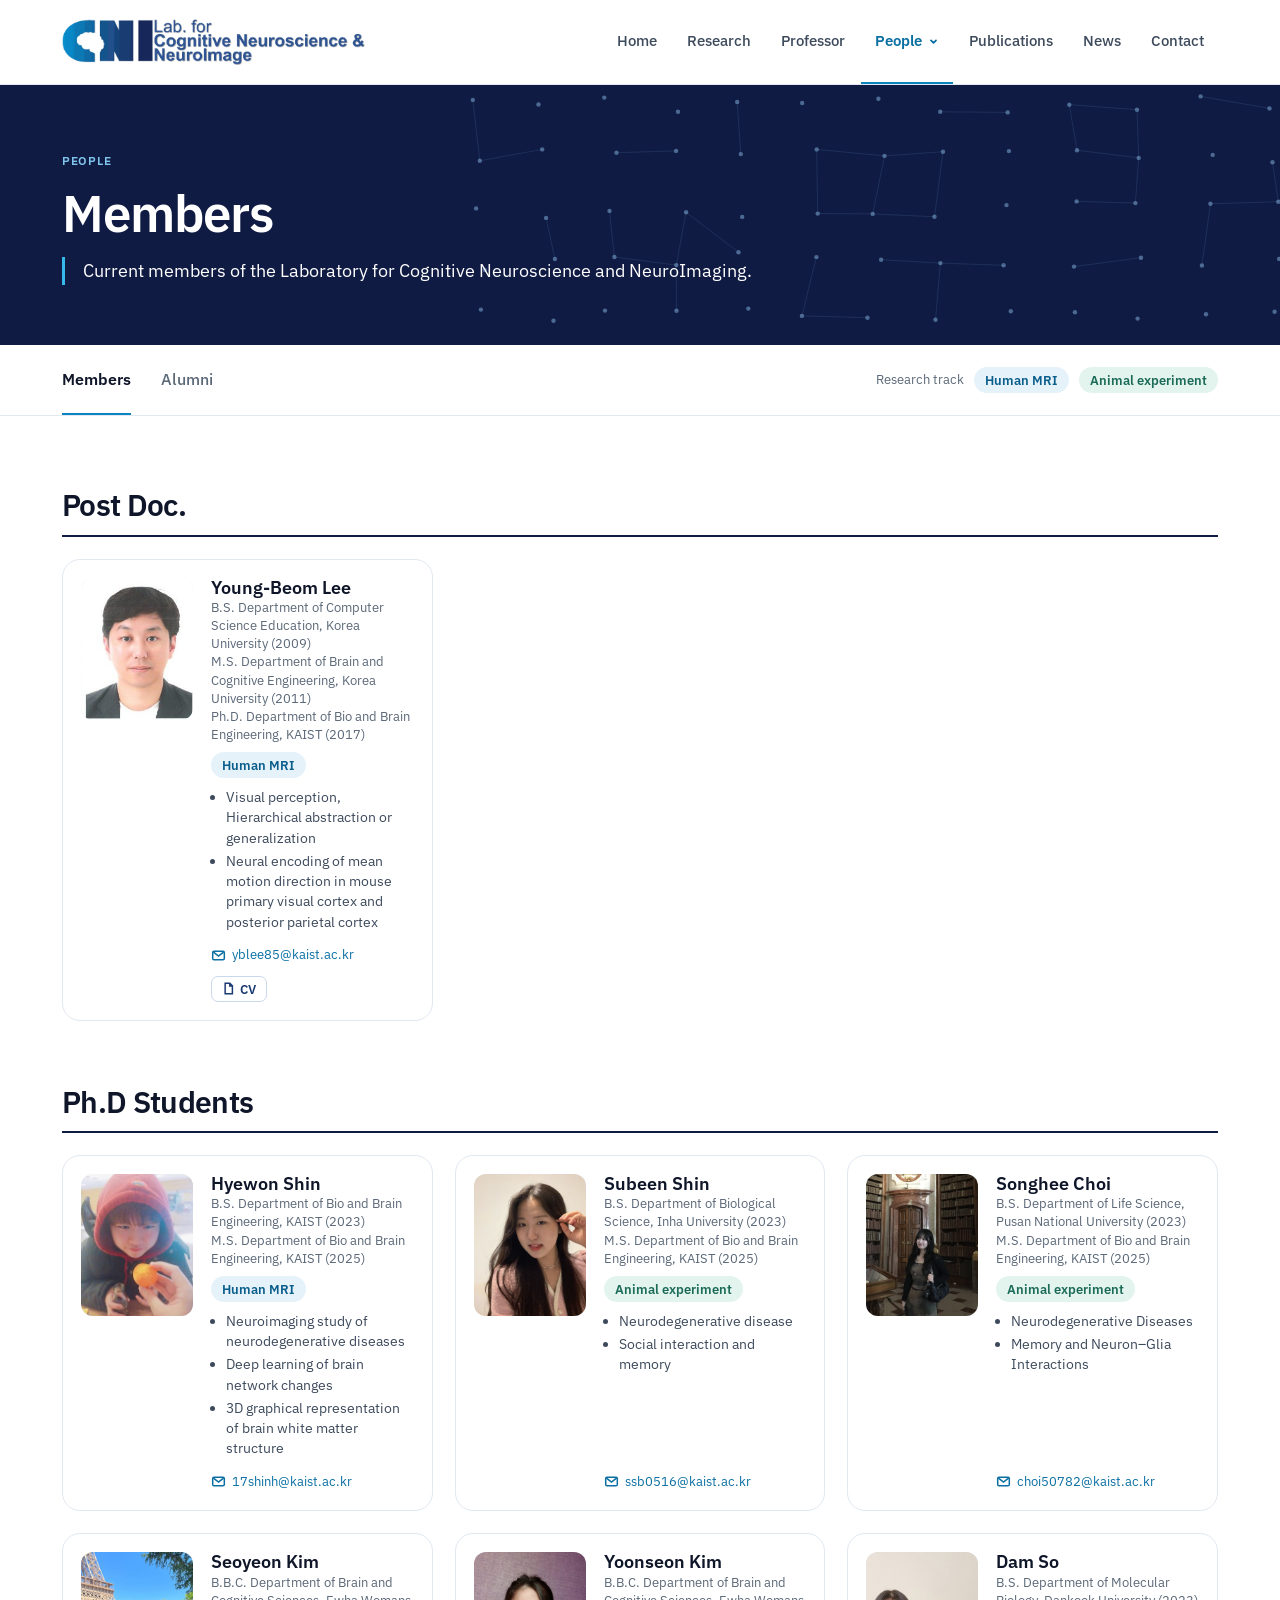
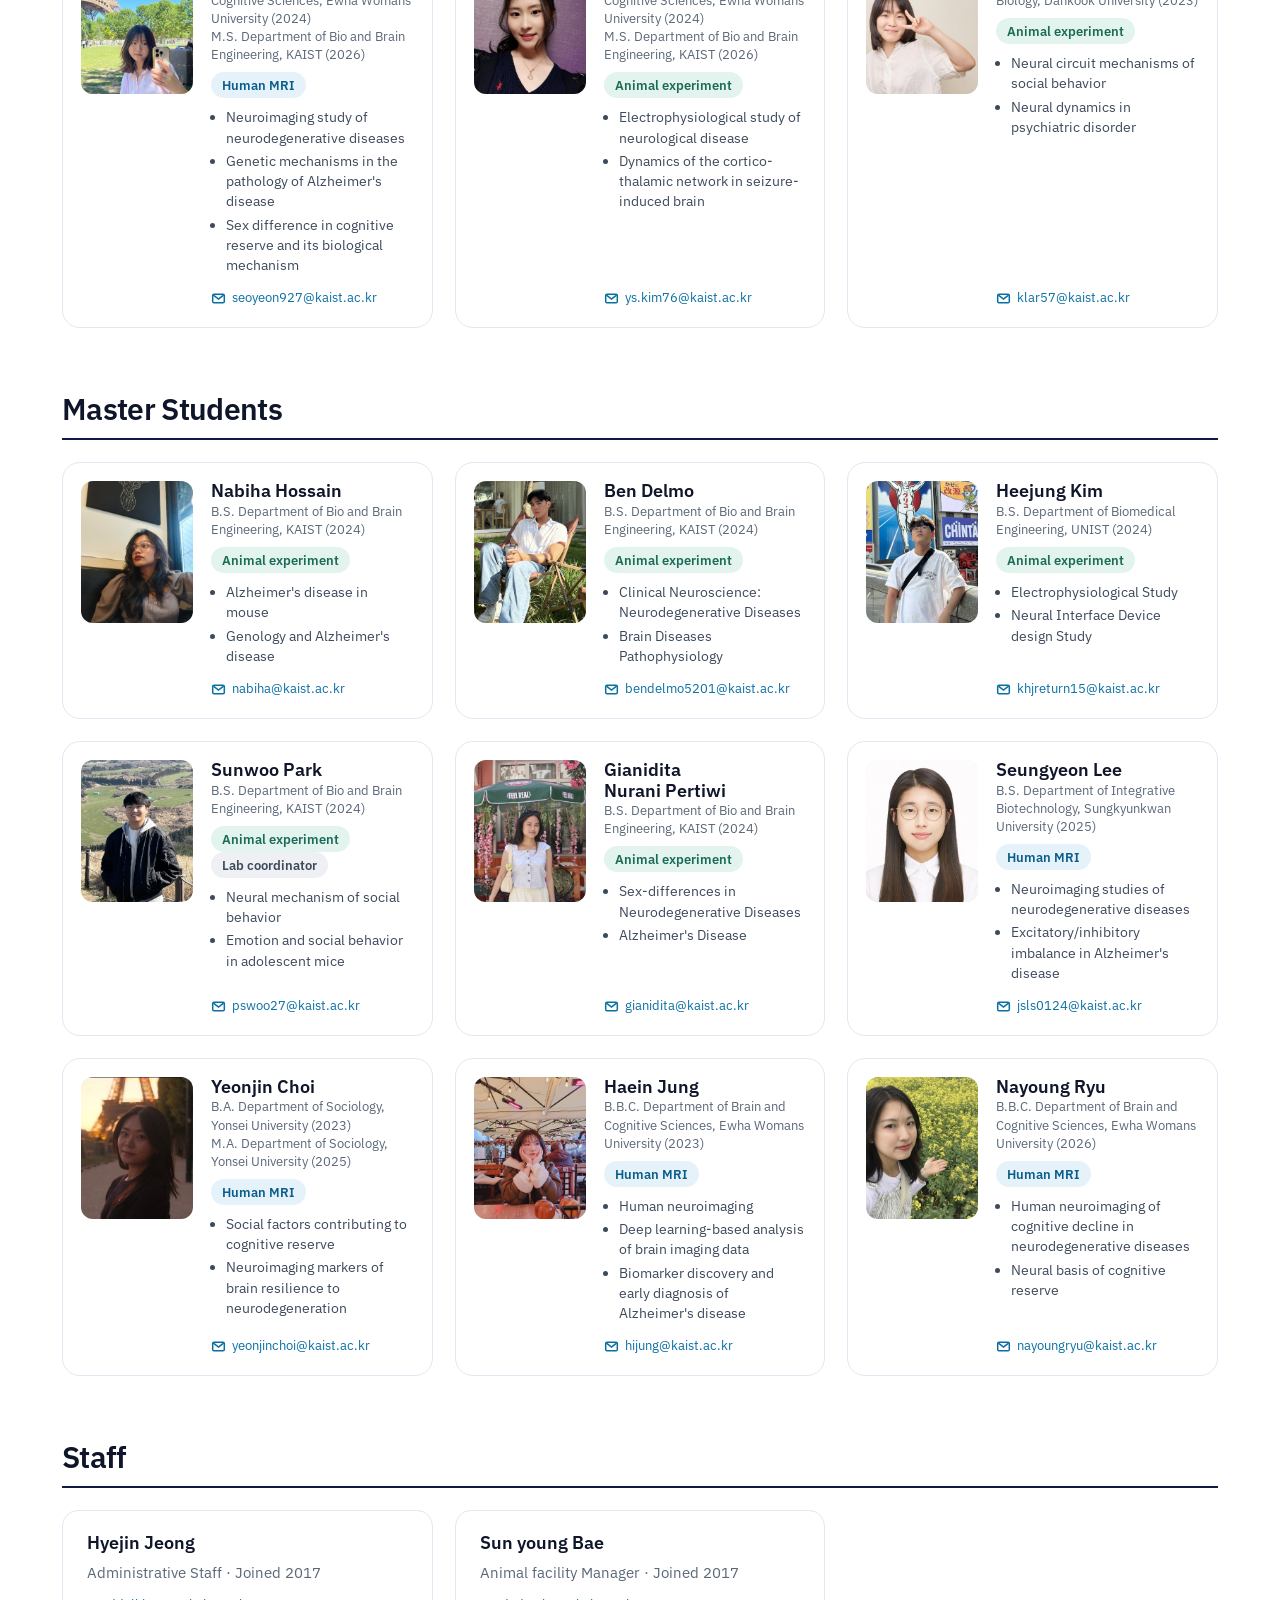
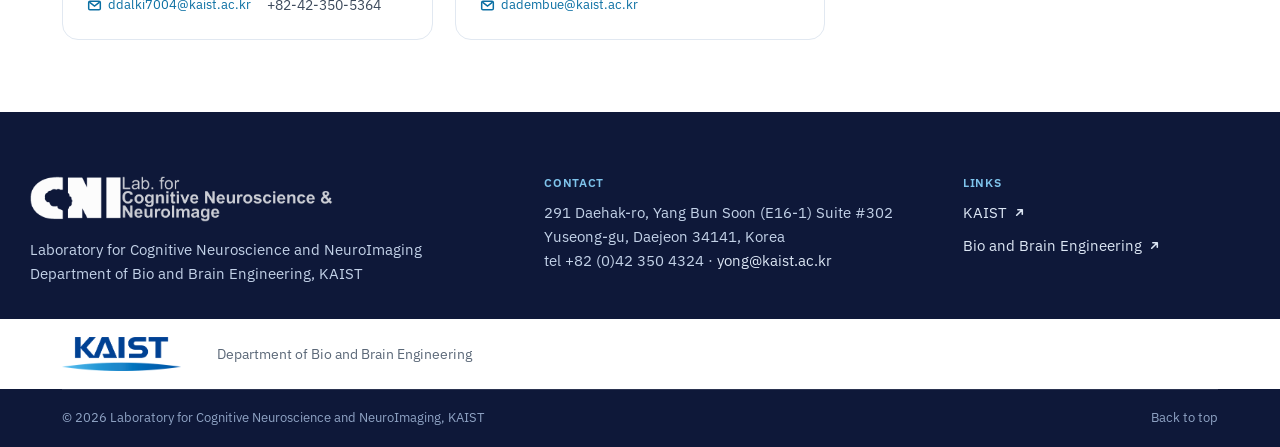
<file: members.html>
<!doctype html>
<html lang="en">
<head>
<meta charset="utf-8">
<meta name="viewport" content="width=device-width, initial-scale=1">
<title>Members — CNI Lab, KAIST</title>
<meta name="description" content="Members of the CNI Lab at KAIST.">
<link rel="preconnect" href="https://fonts.googleapis.com"><link rel="preconnect" href="https://fonts.gstatic.com" crossorigin><link href="https://fonts.googleapis.com/css2?family=IBM+Plex+Sans:wght@400;500;600;700&amp;family=IBM+Plex+Sans+KR:wght@400;500;600;700&amp;display=swap" rel="stylesheet">
<link rel="icon" href="data:image/svg+xml,%3Csvg xmlns=%27http://www.w3.org/2000/svg%27 viewBox=%270 0 64 64%27%3E%3Crect width=%2764%27 height=%2764%27 rx=%2714%27 fill=%27%23101B43%27/%3E%3Cg stroke=%27%2337B8EB%27 stroke-width=%272.4%27%3E%3Cpath d=%27M18 22 32 34 46 20M18 22 24 44M32 34 24 44M32 34 46 44M46 20 46 44%27 fill=%27none%27/%3E%3C/g%3E%3Cg fill=%27%2337B8EB%27%3E%3Ccircle cx=%2718%27 cy=%2722%27 r=%274.4%27/%3E%3Ccircle cx=%2732%27 cy=%2734%27 r=%275%27/%3E%3Ccircle cx=%2746%27 cy=%2720%27 r=%274%27/%3E%3Ccircle cx=%2724%27 cy=%2744%27 r=%273.4%27/%3E%3Ccircle cx=%2746%27 cy=%2744%27 r=%273.8%27/%3E%3C/g%3E%3C/svg%3E">
<link rel="stylesheet" href="assets/css/style.css">
</head>
<body id="top">
<header class="site-header">
<div class="wrap header-in">
<a class="brand" href="index.html" aria-label="CNI Lab, KAIST — home">
<img src="assets/img/cni-logo.png" alt="CNI Lab — Laboratory for Cognitive Neuroscience and NeuroImaging" width="410" height="70" referrerpolicy="no-referrer" onerror="if(!this.dataset.fallback){this.dataset.fallback='1';this.src='https://ibrain.kaist.ac.kr/wp-content/uploads/2017/08/cropped-Picture1-2.jpg';}else{this.closest('.brand').classList.add('no-logo');this.remove();}">
<span class="brand-fallback" aria-hidden="true"><span class="wm">CNI</span><span class="brand-sub"><span>Cognitive Neuroscience</span><span>&amp; NeuroImaging Lab · KAIST</span></span></span>
</a>
<nav aria-label="Main">
<button class="nav-toggle" type="button" aria-expanded="false" aria-controls="primary-nav"><span class="sr-only">Menu</span>
<svg aria-hidden="true" viewBox="0 0 22 22"><path d="M3 6h16M3 11h16M3 16h16"/></svg></button>
<ul class="nav" id="primary-nav"><li><a href="index.html">Home</a></li><li><a href="research.html">Research</a></li><li><a href="professor.html">Professor</a></li><li class="has-sub"><a href="members.html" aria-current="page">People<svg class="caret" aria-hidden="true" viewBox="0 0 11 11"><path d="m3 4.4 2.5 2.5L8 4.4"/></svg></a><ul class="subnav"><li><a href="members.html">Members</a></li><li><a href="alumni.html">Alumni</a></li></ul></li><li><a href="publications.html">Publications</a></li><li><a href="news.html">News</a></li><li><a href="contact.html">Contact</a></li></ul>
</nav>
</div>
</header>
<main>
<section class="pagehead">
<div class="art" aria-hidden="true"><svg viewBox="0 0 1440 280" width="1440" height="280" preserveAspectRatio="xMidYMid meet" aria-hidden="true"><g class="bedges"><line x1="632.8" y1="20.9" x2="639.8" y2="81.8"/><line x1="639.8" y1="81.8" x2="702.2" y2="70.4"/><line x1="706.1" y1="138.9" x2="714.9" y2="180.0"/><line x1="776.5" y1="73.7" x2="836.1" y2="71.9"/><line x1="769.5" y1="131.9" x2="774.4" y2="178.0"/><line x1="774.4" y1="178.0" x2="836.3" y2="186.1"/><line x1="846.1" y1="133.3" x2="836.3" y2="186.1"/><line x1="846.1" y1="133.3" x2="898.5" y2="173.2"/><line x1="836.3" y1="186.1" x2="836.5" y2="231.8"/><line x1="897.2" y1="23.0" x2="900.8" y2="75.1"/><line x1="976.7" y1="70.4" x2="977.7" y2="134.6"/><line x1="976.7" y1="70.4" x2="1044.5" y2="76.9"/><line x1="977.7" y1="134.6" x2="1032.7" y2="134.9"/><line x1="976.4" y1="178.1" x2="961.9" y2="236.9"/><line x1="961.9" y1="236.9" x2="1027.5" y2="238.7"/><line x1="1044.5" y1="76.9" x2="1032.7" y2="134.9"/><line x1="1044.5" y1="76.9" x2="1103.0" y2="72.7"/><line x1="1032.7" y1="134.9" x2="1094.5" y2="137.8"/><line x1="1041.1" y1="180.7" x2="1100.4" y2="184.1"/><line x1="1100.2" y1="32.8" x2="1167.7" y2="33.4"/><line x1="1103.0" y1="72.7" x2="1094.5" y2="137.8"/><line x1="1100.4" y1="184.1" x2="1095.5" y2="240.7"/><line x1="1100.4" y1="184.1" x2="1163.6" y2="186.3"/><line x1="1229.3" y1="25.7" x2="1237.0" y2="71.2"/><line x1="1229.3" y1="25.7" x2="1297.0" y2="30.7"/><line x1="1237.0" y1="71.2" x2="1298.7" y2="78.9"/><line x1="1236.6" y1="122.4" x2="1295.4" y2="124.1"/><line x1="1234.0" y1="187.6" x2="1301.0" y2="178.7"/><line x1="1297.0" y1="30.7" x2="1298.7" y2="78.9"/><line x1="1298.7" y1="78.9" x2="1295.4" y2="124.1"/><line x1="1360.6" y1="17.4" x2="1429.5" y2="29.4"/><line x1="1370.4" y1="124.8" x2="1361.9" y2="186.5"/><line x1="1370.4" y1="124.8" x2="1438.3" y2="122.7"/><line x1="1432.5" y1="83.2" x2="1438.3" y2="122.7"/></g><g class="bnodes"><circle class="dot" cx="632.8" cy="20.9" r="2.2"/><circle class="dot" cx="639.8" cy="81.8" r="2.2"/><circle class="dot" cx="636.1" cy="129.4" r="2.2"/><circle class="dot" cx="644.8" cy="190.9" r="2.2"/><circle class="dot" cx="640.9" cy="230.6" r="2.2"/><circle class="dot" cx="698.5" cy="25.5" r="2.2"/><circle class="dot" cx="702.2" cy="70.4" r="2.2"/><circle class="dot" cx="706.1" cy="138.9" r="2.2"/><circle class="dot" cx="714.9" cy="180.0" r="2.2"/><circle class="dot" cx="713.5" cy="241.7" r="2.2"/><circle class="dot" cx="764.3" cy="18.6" r="2.2"/><circle class="dot" cx="776.5" cy="73.7" r="2.2"/><circle class="dot" cx="769.5" cy="131.9" r="2.2"/><circle class="dot" cx="774.4" cy="178.0" r="2.2"/><circle class="dot" cx="765.0" cy="231.6" r="2.2"/><circle class="dot" cx="838.0" cy="32.8" r="2.2"/><circle class="dot" cx="836.1" cy="71.9" r="2.2"/><circle class="dot" cx="846.1" cy="133.3" r="2.2"/><circle class="dot" cx="836.3" cy="186.1" r="2.2"/><circle class="dot" cx="836.5" cy="231.8" r="2.2"/><circle class="dot" cx="897.2" cy="23.0" r="2.2"/><circle class="dot" cx="900.8" cy="75.1" r="2.2"/><circle class="dot" cx="902.2" cy="137.9" r="2.2"/><circle class="dot" cx="898.5" cy="173.2" r="2.2"/><circle class="dot" cx="908.3" cy="229.6" r="2.2"/><circle class="dot" cx="962.2" cy="24.0" r="2.2"/><circle class="dot" cx="976.7" cy="70.4" r="2.2"/><circle class="dot" cx="977.7" cy="134.6" r="2.2"/><circle class="dot" cx="976.4" cy="178.1" r="2.2"/><circle class="dot" cx="961.9" cy="236.9" r="2.2"/><circle class="dot" cx="1038.4" cy="19.7" r="2.2"/><circle class="dot" cx="1044.5" cy="76.9" r="2.2"/><circle class="dot" cx="1032.7" cy="134.9" r="2.2"/><circle class="dot" cx="1041.1" cy="180.7" r="2.2"/><circle class="dot" cx="1027.5" cy="238.7" r="2.2"/><circle class="dot" cx="1100.2" cy="32.8" r="2.2"/><circle class="dot" cx="1103.0" cy="72.7" r="2.2"/><circle class="dot" cx="1094.5" cy="137.8" r="2.2"/><circle class="dot" cx="1100.4" cy="184.1" r="2.2"/><circle class="dot" cx="1095.5" cy="240.7" r="2.2"/><circle class="dot" cx="1167.7" cy="33.4" r="2.2"/><circle class="dot" cx="1168.9" cy="72.1" r="2.2"/><circle class="dot" cx="1166.5" cy="126.1" r="2.2"/><circle class="dot" cx="1163.6" cy="186.3" r="2.2"/><circle class="dot" cx="1170.8" cy="232.3" r="2.2"/><circle class="dot" cx="1229.3" cy="25.7" r="2.2"/><circle class="dot" cx="1237.0" cy="71.2" r="2.2"/><circle class="dot" cx="1236.6" cy="122.4" r="2.2"/><circle class="dot" cx="1234.0" cy="187.6" r="2.2"/><circle class="dot" cx="1234.9" cy="233.2" r="2.2"/><circle class="dot" cx="1297.0" cy="30.7" r="2.2"/><circle class="dot" cx="1298.7" cy="78.9" r="2.2"/><circle class="dot" cx="1295.4" cy="124.1" r="2.2"/><circle class="dot" cx="1301.0" cy="178.7" r="2.2"/><circle class="dot" cx="1297.6" cy="239.6" r="2.2"/><circle class="dot" cx="1360.6" cy="17.4" r="2.2"/><circle class="dot" cx="1372.7" cy="75.9" r="2.2"/><circle class="dot" cx="1370.4" cy="124.8" r="2.2"/><circle class="dot" cx="1361.9" cy="186.5" r="2.2"/><circle class="dot" cx="1366.0" cy="235.3" r="2.2"/><circle class="dot" cx="1429.5" cy="29.4" r="2.2"/><circle class="dot" cx="1432.5" cy="83.2" r="2.2"/><circle class="dot" cx="1438.3" cy="122.7" r="2.2"/><circle class="dot" cx="1439.1" cy="179.9" r="2.2"/><circle class="dot" cx="1434.6" cy="232.8" r="2.2"/></g></svg></div>
<div class="wrap">
<p class="eyebrow eyebrow--light">People</p>
<h1>Members</h1>
<p>Current members of the Laboratory for Cognitive Neuroscience and NeuroImaging.</p>
</div>
</section><div class="tabs"><div class="wrap tabs-in">
<nav class="tabs-list" aria-label="People"><a href="members.html" class="is-on">Members</a><a href="alumni.html">Alumni</a></nav>
<div class="legend"><span>Research track</span><span class="chip chip--human">Human MRI</span><span class="chip chip--animal">Animal experiment</span></div>
</div></div>
<section class="section section--tight">
<div class="wrap">
<div class="group">
<div class="group-head"><h2>Post Doc.</h2></div>
<div class="member-grid"><article class="member">
<div class="avatar"><img src="assets/img/members/Young-Beom.jpg" alt="Young-Beom Lee" width="640" height="800" loading="lazy"></div>
<div class="info">
<div><h3>Young-Beom Lee</h3><p class="deg">B.S. Department of Computer Science Education, Korea University (2009)<br>M.S. Department of Brain and Cognitive Engineering, Korea University (2011)<br>Ph.D. Department of Bio and Brain Engineering, KAIST (2017)</p></div>
<div><span class="chip chip--human">Human MRI</span></div>
<ul><li>Visual perception, Hierarchical abstraction or generalization</li><li>Neural encoding of mean motion direction in mouse primary visual cortex and posterior parietal cortex</li></ul>
<div class="foot"><a class="mail" href="mailto:yblee85@kaist.ac.kr"><svg aria-hidden="true" viewBox="0 0 16 16"><rect x="1.8" y="3.4" width="12.4" height="9.2" rx="1.4"/><path d="m2.6 4.4 5.4 4.3 5.4-4.3"/></svg>yblee85@kaist.ac.kr</a><a class="cv" href="#"><svg aria-hidden="true" viewBox="0 0 14 14"><path d="M3.4 1.4h5l2.8 2.8v8.4H3.4zM8.4 1.4v2.8h2.8"/></svg>CV</a></div>
</div>
</article></div>
</div><div class="group">
<div class="group-head"><h2>Ph.D Students</h2></div>
<div class="member-grid"><article class="member">
<div class="avatar"><img src="assets/img/members/Hyewon.jpg" alt="Hyewon Shin" width="228" height="300" loading="lazy"></div>
<div class="info">
<div><h3>Hyewon Shin</h3><p class="deg">B.S. Department of Bio and Brain Engineering, KAIST (2023)<br>M.S. Department of Bio and Brain Engineering, KAIST (2025)</p></div>
<div><span class="chip chip--human">Human MRI</span></div>
<ul><li>Neuroimaging study of neurodegenerative diseases</li><li>Deep learning of brain network changes</li><li>3D graphical representation of brain white matter structure</li></ul>
<div class="foot"><a class="mail" href="mailto:17shinh@kaist.ac.kr"><svg aria-hidden="true" viewBox="0 0 16 16"><rect x="1.8" y="3.4" width="12.4" height="9.2" rx="1.4"/><path d="m2.6 4.4 5.4 4.3 5.4-4.3"/></svg>17shinh@kaist.ac.kr</a></div>
</div>
</article><article class="member">
<div class="avatar"><img src="assets/img/members/Subeen.jpg" alt="Subeen Shin" width="640" height="800" loading="lazy"></div>
<div class="info">
<div><h3>Subeen Shin</h3><p class="deg">B.S. Department of Biological Science, Inha University (2023)<br>M.S. Department of Bio and Brain Engineering, KAIST (2025)</p></div>
<div><span class="chip chip--animal">Animal experiment</span></div>
<ul><li>Neurodegenerative disease</li><li>Social interaction and memory</li></ul>
<div class="foot"><a class="mail" href="mailto:ssb0516@kaist.ac.kr"><svg aria-hidden="true" viewBox="0 0 16 16"><rect x="1.8" y="3.4" width="12.4" height="9.2" rx="1.4"/><path d="m2.6 4.4 5.4 4.3 5.4-4.3"/></svg>ssb0516@kaist.ac.kr</a></div>
</div>
</article><article class="member">
<div class="avatar"><img src="assets/img/members/Songhee.jpg" alt="Songhee Choi" width="640" height="800" loading="lazy"></div>
<div class="info">
<div><h3>Songhee Choi</h3><p class="deg">B.S. Department of Life Science, Pusan National University (2023)<br>M.S. Department of Bio and Brain Engineering, KAIST (2025)</p></div>
<div><span class="chip chip--animal">Animal experiment</span></div>
<ul><li>Neurodegenerative Diseases</li><li>Memory and Neuron&ndash;Glia Interactions</li></ul>
<div class="foot"><a class="mail" href="mailto:choi50782@kaist.ac.kr"><svg aria-hidden="true" viewBox="0 0 16 16"><rect x="1.8" y="3.4" width="12.4" height="9.2" rx="1.4"/><path d="m2.6 4.4 5.4 4.3 5.4-4.3"/></svg>choi50782@kaist.ac.kr</a></div>
</div>
</article><article class="member">
<div class="avatar"><img src="assets/img/members/Seoyeon.jpg" alt="Seoyeon Kim" width="640" height="800" loading="lazy"></div>
<div class="info">
<div><h3>Seoyeon Kim</h3><p class="deg">B.B.C. Department of Brain and Cognitive Sciences, Ewha Womans University (2024)<br>M.S. Department of Bio and Brain Engineering, KAIST (2026)</p></div>
<div><span class="chip chip--human">Human MRI</span></div>
<ul><li>Neuroimaging study of neurodegenerative diseases</li><li>Genetic mechanisms in the pathology of Alzheimer's disease</li><li>Sex difference in cognitive reserve and its biological mechanism</li></ul>
<div class="foot"><a class="mail" href="mailto:seoyeon927@kaist.ac.kr"><svg aria-hidden="true" viewBox="0 0 16 16"><rect x="1.8" y="3.4" width="12.4" height="9.2" rx="1.4"/><path d="m2.6 4.4 5.4 4.3 5.4-4.3"/></svg>seoyeon927@kaist.ac.kr</a></div>
</div>
</article><article class="member">
<div class="avatar"><img src="assets/img/members/Yoonseon.jpg" alt="Yoonseon Kim" width="640" height="800" loading="lazy"></div>
<div class="info">
<div><h3>Yoonseon Kim</h3><p class="deg">B.B.C. Department of Brain and Cognitive Sciences, Ewha Womans University (2024)<br>M.S. Department of Bio and Brain Engineering, KAIST (2026)</p></div>
<div><span class="chip chip--animal">Animal experiment</span></div>
<ul><li>Electrophysiological study of neurological disease</li><li>Dynamics of the cortico-thalamic network in seizure-induced brain</li></ul>
<div class="foot"><a class="mail" href="mailto:ys.kim76@kaist.ac.kr"><svg aria-hidden="true" viewBox="0 0 16 16"><rect x="1.8" y="3.4" width="12.4" height="9.2" rx="1.4"/><path d="m2.6 4.4 5.4 4.3 5.4-4.3"/></svg>ys.kim76@kaist.ac.kr</a></div>
</div>
</article><article class="member">
<div class="avatar"><img src="assets/img/members/Dam.jpg" alt="Dam So" width="640" height="800" loading="lazy"></div>
<div class="info">
<div><h3>Dam So</h3><p class="deg">B.S. Department of Molecular Biology, Dankook University (2023)</p></div>
<div><span class="chip chip--animal">Animal experiment</span></div>
<ul><li>Neural circuit mechanisms of social behavior</li><li>Neural dynamics in psychiatric disorder</li></ul>
<div class="foot"><a class="mail" href="mailto:klar57@kaist.ac.kr"><svg aria-hidden="true" viewBox="0 0 16 16"><rect x="1.8" y="3.4" width="12.4" height="9.2" rx="1.4"/><path d="m2.6 4.4 5.4 4.3 5.4-4.3"/></svg>klar57@kaist.ac.kr</a></div>
</div>
</article></div>
</div><div class="group">
<div class="group-head"><h2>Master Students</h2></div>
<div class="member-grid"><article class="member">
<div class="avatar"><img src="assets/img/members/Nabiha.jpg" alt="Nabiha Hossain" width="640" height="800" loading="lazy"></div>
<div class="info">
<div><h3>Nabiha Hossain</h3><p class="deg">B.S. Department of Bio and Brain Engineering, KAIST (2024)</p></div>
<div><span class="chip chip--animal">Animal experiment</span></div>
<ul><li>Alzheimer's disease in mouse</li><li>Genology and Alzheimer's disease</li></ul>
<div class="foot"><a class="mail" href="mailto:nabiha@kaist.ac.kr"><svg aria-hidden="true" viewBox="0 0 16 16"><rect x="1.8" y="3.4" width="12.4" height="9.2" rx="1.4"/><path d="m2.6 4.4 5.4 4.3 5.4-4.3"/></svg>nabiha@kaist.ac.kr</a></div>
</div>
</article><article class="member">
<div class="avatar"><img src="assets/img/members/Ben.jpg" alt="Ben Delmo" width="640" height="800" loading="lazy"></div>
<div class="info">
<div><h3>Ben Delmo</h3><p class="deg">B.S. Department of Bio and Brain Engineering, KAIST (2024)</p></div>
<div><span class="chip chip--animal">Animal experiment</span></div>
<ul><li>Clinical Neuroscience: Neurodegenerative Diseases</li><li>Brain Diseases Pathophysiology</li></ul>
<div class="foot"><a class="mail" href="mailto:bendelmo5201@kaist.ac.kr"><svg aria-hidden="true" viewBox="0 0 16 16"><rect x="1.8" y="3.4" width="12.4" height="9.2" rx="1.4"/><path d="m2.6 4.4 5.4 4.3 5.4-4.3"/></svg>bendelmo5201@kaist.ac.kr</a></div>
</div>
</article><article class="member">
<div class="avatar"><img src="assets/img/members/Heejung.jpg" alt="Heejung Kim" width="640" height="800" loading="lazy"></div>
<div class="info">
<div><h3>Heejung Kim</h3><p class="deg">B.S. Department of Biomedical Engineering, UNIST (2024)</p></div>
<div><span class="chip chip--animal">Animal experiment</span></div>
<ul><li>Electrophysiological Study</li><li>Neural Interface Device design Study</li></ul>
<div class="foot"><a class="mail" href="mailto:khjreturn15@kaist.ac.kr"><svg aria-hidden="true" viewBox="0 0 16 16"><rect x="1.8" y="3.4" width="12.4" height="9.2" rx="1.4"/><path d="m2.6 4.4 5.4 4.3 5.4-4.3"/></svg>khjreturn15@kaist.ac.kr</a></div>
</div>
</article><article class="member">
<div class="avatar"><img src="assets/img/members/Sunwoo.jpg" alt="Sunwoo Park" width="640" height="800" loading="lazy"></div>
<div class="info">
<div><h3>Sunwoo Park</h3><p class="deg">B.S. Department of Bio and Brain Engineering, KAIST (2024)</p></div>
<div><span class="chip chip--animal">Animal experiment</span> <span class="chip">Lab coordinator</span></div>
<ul><li>Neural mechanism of social behavior</li><li>Emotion and social behavior in adolescent mice</li></ul>
<div class="foot"><a class="mail" href="mailto:pswoo27@kaist.ac.kr"><svg aria-hidden="true" viewBox="0 0 16 16"><rect x="1.8" y="3.4" width="12.4" height="9.2" rx="1.4"/><path d="m2.6 4.4 5.4 4.3 5.4-4.3"/></svg>pswoo27@kaist.ac.kr</a></div>
</div>
</article><article class="member">
<div class="avatar"><img src="assets/img/members/Gianidita.jpg" alt="Gianidita Nurani Pertiwi" width="640" height="800" loading="lazy"></div>
<div class="info">
<div><h3>Gianidita Nurani Pertiwi</h3><p class="deg">B.S. Department of Bio and Brain Engineering, KAIST (2024)</p></div>
<div><span class="chip chip--animal">Animal experiment</span></div>
<ul><li>Sex-differences in Neurodegenerative Diseases</li><li>Alzheimer's Disease</li></ul>
<div class="foot"><a class="mail" href="mailto:gianidita@kaist.ac.kr"><svg aria-hidden="true" viewBox="0 0 16 16"><rect x="1.8" y="3.4" width="12.4" height="9.2" rx="1.4"/><path d="m2.6 4.4 5.4 4.3 5.4-4.3"/></svg>gianidita@kaist.ac.kr</a></div>
</div>
</article><article class="member">
<div class="avatar"><img src="assets/img/members/Seungyeon.jpg" alt="Seungyeon Lee" width="640" height="800" loading="lazy"></div>
<div class="info">
<div><h3>Seungyeon Lee</h3><p class="deg">B.S. Department of Integrative Biotechnology, Sungkyunkwan University (2025)</p></div>
<div><span class="chip chip--human">Human MRI</span></div>
<ul><li>Neuroimaging studies of neurodegenerative diseases</li><li>Excitatory/inhibitory imbalance in Alzheimer's disease</li></ul>
<div class="foot"><a class="mail" href="mailto:jsls0124@kaist.ac.kr"><svg aria-hidden="true" viewBox="0 0 16 16"><rect x="1.8" y="3.4" width="12.4" height="9.2" rx="1.4"/><path d="m2.6 4.4 5.4 4.3 5.4-4.3"/></svg>jsls0124@kaist.ac.kr</a></div>
</div>
</article><article class="member">
<div class="avatar"><img src="assets/img/members/Yeonjin.jpg" alt="Yeonjin Choi" width="640" height="800" loading="lazy"></div>
<div class="info">
<div><h3>Yeonjin Choi</h3><p class="deg">B.A. Department of Sociology, Yonsei University (2023)<br>M.A. Department of Sociology, Yonsei University (2025)</p></div>
<div><span class="chip chip--human">Human MRI</span></div>
<ul><li>Social factors contributing to cognitive reserve</li><li>Neuroimaging markers of brain resilience to neurodegeneration</li></ul>
<div class="foot"><a class="mail" href="mailto:yeonjinchoi@kaist.ac.kr"><svg aria-hidden="true" viewBox="0 0 16 16"><rect x="1.8" y="3.4" width="12.4" height="9.2" rx="1.4"/><path d="m2.6 4.4 5.4 4.3 5.4-4.3"/></svg>yeonjinchoi@kaist.ac.kr</a></div>
</div>
</article><article class="member">
<div class="avatar"><img src="assets/img/members/Heain.jpg" alt="Haein Jung" width="640" height="800" loading="lazy"></div>
<div class="info">
<div><h3>Haein Jung</h3><p class="deg">B.B.C. Department of Brain and Cognitive Sciences, Ewha Womans University (2023)</p></div>
<div><span class="chip chip--human">Human MRI</span></div>
<ul><li>Human neuroimaging</li><li>Deep learning-based analysis of brain imaging data</li><li>Biomarker discovery and early diagnosis of Alzheimer's disease</li></ul>
<div class="foot"><a class="mail" href="mailto:hijung@kaist.ac.kr"><svg aria-hidden="true" viewBox="0 0 16 16"><rect x="1.8" y="3.4" width="12.4" height="9.2" rx="1.4"/><path d="m2.6 4.4 5.4 4.3 5.4-4.3"/></svg>hijung@kaist.ac.kr</a></div>
</div>
</article><article class="member">
<div class="avatar"><img src="assets/img/members/Nayoung.jpg" alt="Nayoung Ryu" width="640" height="800" loading="lazy"></div>
<div class="info">
<div><h3>Nayoung Ryu</h3><p class="deg">B.B.C. Department of Brain and Cognitive Sciences, Ewha Womans University (2026)</p></div>
<div><span class="chip chip--human">Human MRI</span></div>
<ul><li>Human neuroimaging of cognitive decline in neurodegenerative diseases</li><li>Neural basis of cognitive reserve</li></ul>
<div class="foot"><a class="mail" href="mailto:nayoungryu@kaist.ac.kr"><svg aria-hidden="true" viewBox="0 0 16 16"><rect x="1.8" y="3.4" width="12.4" height="9.2" rx="1.4"/><path d="m2.6 4.4 5.4 4.3 5.4-4.3"/></svg>nayoungryu@kaist.ac.kr</a></div>
</div>
</article></div>
</div><div class="group">
<div class="group-head"><h2>Staff</h2></div>
<div class="staff-grid"><article class="staff">
<h3>Hyejin Jeong</h3><p class="deg" style="font-size:14.5px;color:var(--muted)">Administrative Staff · Joined 2017</p>
<div class="foot" style="display:flex;gap:16px;flex-wrap:wrap;padding-top:4px">
<a class="mail" href="mailto:ddalki7004@kaist.ac.kr"><svg aria-hidden="true" viewBox="0 0 16 16"><rect x="1.8" y="3.4" width="12.4" height="9.2" rx="1.4"/><path d="m2.6 4.4 5.4 4.3 5.4-4.3"/></svg>ddalki7004@kaist.ac.kr</a><span style="font-size:13.5px;color:var(--body)">+82-42-350-5364</span></div>
</article><article class="staff">
<h3>Sun young Bae</h3><p class="deg" style="font-size:14.5px;color:var(--muted)">Animal facility Manager · Joined 2017</p>
<div class="foot" style="display:flex;gap:16px;flex-wrap:wrap;padding-top:4px">
<a class="mail" href="mailto:dadembue@kaist.ac.kr"><svg aria-hidden="true" viewBox="0 0 16 16"><rect x="1.8" y="3.4" width="12.4" height="9.2" rx="1.4"/><path d="m2.6 4.4 5.4 4.3 5.4-4.3"/></svg>dadembue@kaist.ac.kr</a></div>
</article></div>
</div>
</div>
</section>
</main>
<footer class="site-footer">
<div class="wrap footer-in">
<div>
<div class="foot-brand"><img src="assets/img/cni-logo-white.png" alt="CNI Lab — Laboratory for Cognitive Neuroscience and NeuroImaging" width="641" height="110"></div>
<p>Laboratory for Cognitive Neuroscience and NeuroImaging<br>Department of Bio and Brain Engineering, KAIST</p>
</div>
<div>
<h4>Contact</h4>
<p>291 Daehak-ro, Yang Bun Soon (E16-1) Suite #302<br>Yuseong-gu, Daejeon 34141, Korea<br>
tel +82 (0)42 350 4324 · <a href="mailto:yong@kaist.ac.kr">yong@kaist.ac.kr</a></p>
</div>
<div>
<h4>Links</h4>
<ul class="foot-links">
<li><a href="https://www.kaist.ac.kr" rel="noopener">KAIST<svg aria-hidden="true" viewBox="0 0 14 14"><path d="M4 10 10 4M5.2 4H10v4.8"/></svg></a></li>
<li><a href="https://bioeng.kaist.ac.kr" rel="noopener">Bio and Brain Engineering<svg aria-hidden="true" viewBox="0 0 14 14"><path d="M4 10 10 4M5.2 4H10v4.8"/></svg></a></li>
</ul>
</div>
</div>
<div class="logo-strip"><div class="wrap">
<a href="https://www.kaist.ac.kr" rel="noopener" class="kaist-logo"><img src="assets/img/kaist-logo.png" alt="KAIST" width="630" height="180" onerror="this.closest('a').classList.add('no-logo');this.remove();"><span class="kaist-fallback">KAIST</span></a>
<a href="https://bioeng.kaist.ac.kr" rel="noopener">Department of Bio and Brain Engineering</a>
</div></div>
<div class="wrap"><div class="copy"><span>&copy; 2026 Laboratory for Cognitive Neuroscience and NeuroImaging, KAIST</span>
<a href="#top">Back to top</a></div></div>
</footer>
<script src="assets/js/site.js"></script>
</body>
</html>
</file>
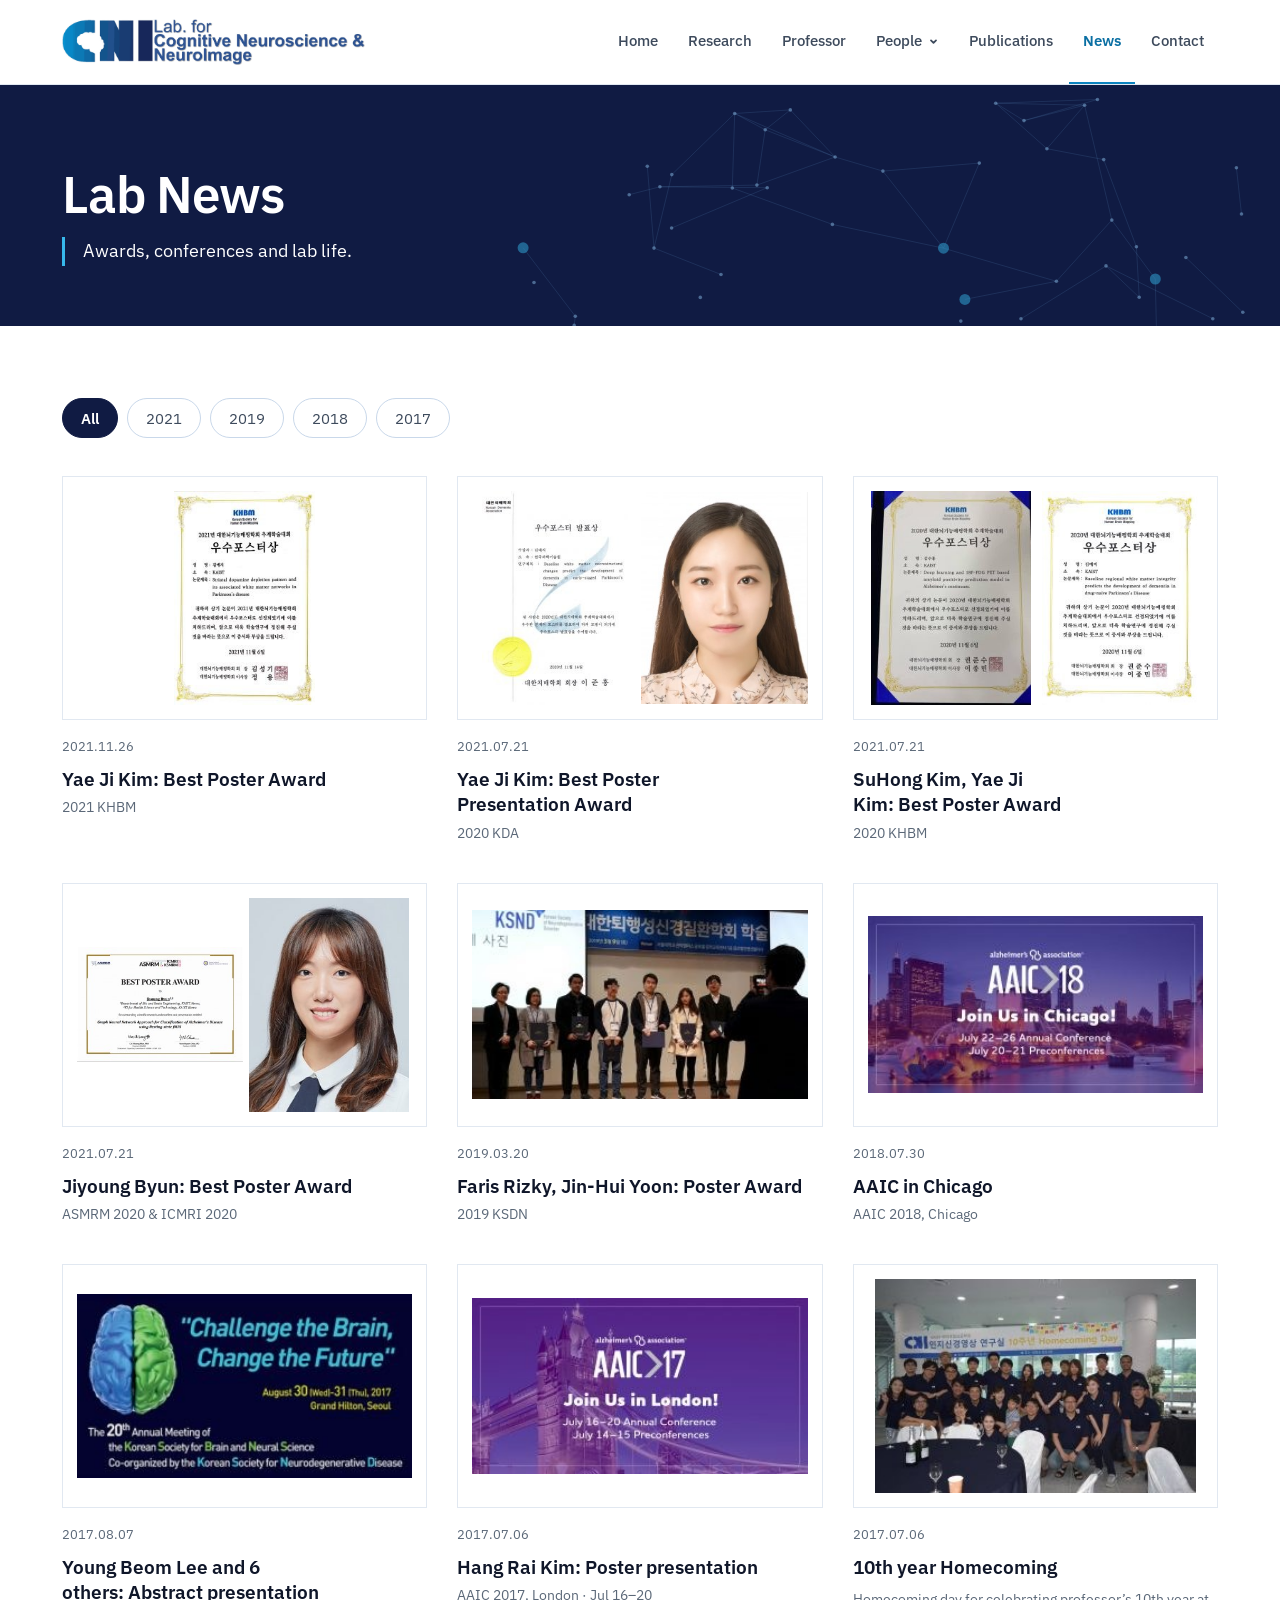
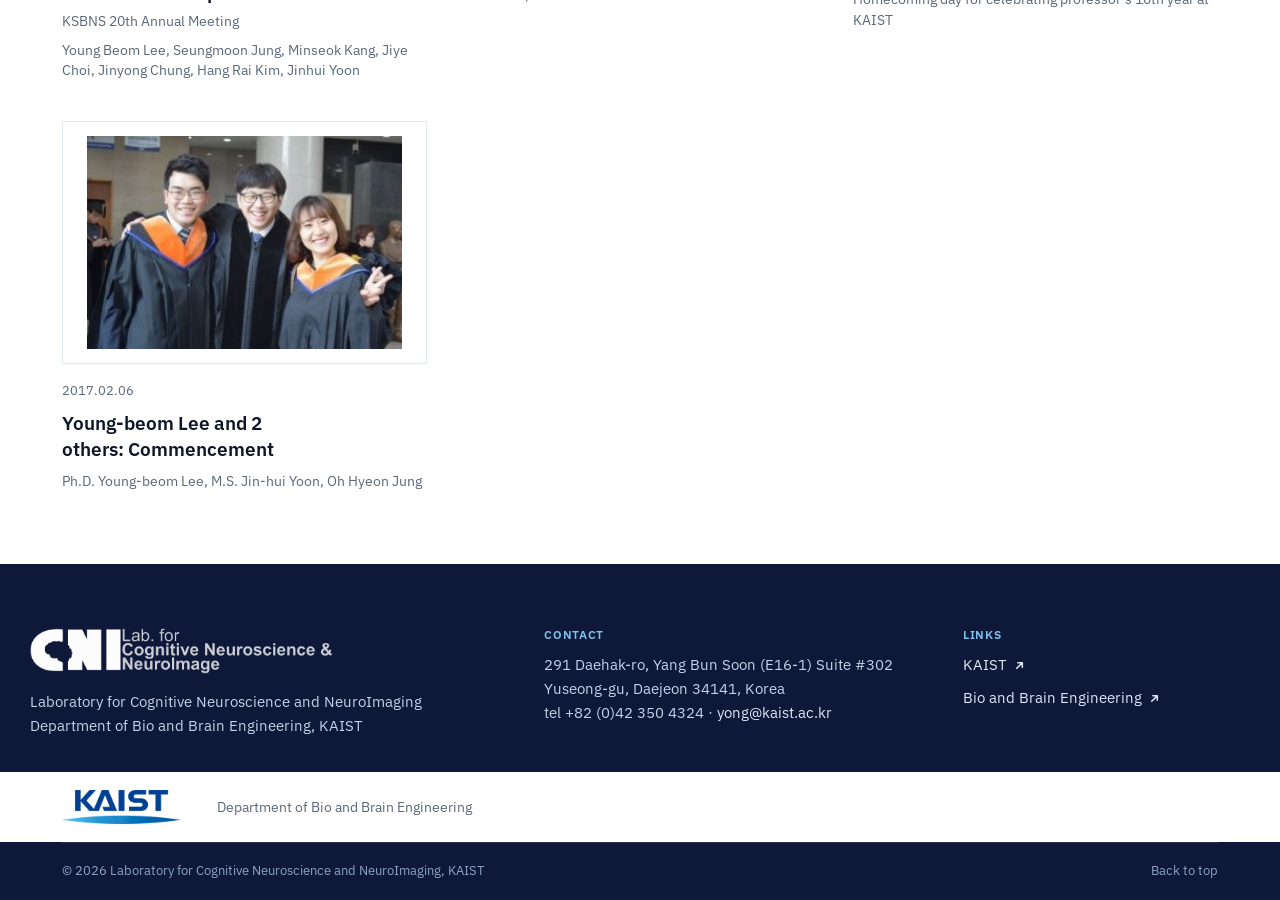
<file: news.html>
<!doctype html>
<html lang="en">
<head>
<meta charset="utf-8">
<meta name="viewport" content="width=device-width, initial-scale=1">
<title>News — CNI Lab, KAIST</title>
<meta name="description" content="News from the CNI Lab at KAIST.">
<link rel="preconnect" href="https://fonts.googleapis.com"><link rel="preconnect" href="https://fonts.gstatic.com" crossorigin><link href="https://fonts.googleapis.com/css2?family=IBM+Plex+Sans:wght@400;500;600;700&amp;family=IBM+Plex+Sans+KR:wght@400;500;600;700&amp;display=swap" rel="stylesheet">
<link rel="icon" href="data:image/svg+xml,%3Csvg xmlns=%27http://www.w3.org/2000/svg%27 viewBox=%270 0 64 64%27%3E%3Crect width=%2764%27 height=%2764%27 rx=%2714%27 fill=%27%23101B43%27/%3E%3Cg stroke=%27%2337B8EB%27 stroke-width=%272.4%27%3E%3Cpath d=%27M18 22 32 34 46 20M18 22 24 44M32 34 24 44M32 34 46 44M46 20 46 44%27 fill=%27none%27/%3E%3C/g%3E%3Cg fill=%27%2337B8EB%27%3E%3Ccircle cx=%2718%27 cy=%2722%27 r=%274.4%27/%3E%3Ccircle cx=%2732%27 cy=%2734%27 r=%275%27/%3E%3Ccircle cx=%2746%27 cy=%2720%27 r=%274%27/%3E%3Ccircle cx=%2724%27 cy=%2744%27 r=%273.4%27/%3E%3Ccircle cx=%2746%27 cy=%2744%27 r=%273.8%27/%3E%3C/g%3E%3C/svg%3E">
<link rel="stylesheet" href="assets/css/style.css">
</head>
<body id="top">
<header class="site-header">
<div class="wrap header-in">
<a class="brand" href="index.html" aria-label="CNI Lab, KAIST — home">
<img src="assets/img/cni-logo.png" alt="CNI Lab — Laboratory for Cognitive Neuroscience and NeuroImaging" width="410" height="70" referrerpolicy="no-referrer" onerror="if(!this.dataset.fallback){this.dataset.fallback='1';this.src='https://ibrain.kaist.ac.kr/wp-content/uploads/2017/08/cropped-Picture1-2.jpg';}else{this.closest('.brand').classList.add('no-logo');this.remove();}">
<span class="brand-fallback" aria-hidden="true"><span class="wm">CNI</span><span class="brand-sub"><span>Cognitive Neuroscience</span><span>&amp; NeuroImaging Lab · KAIST</span></span></span>
</a>
<nav aria-label="Main">
<button class="nav-toggle" type="button" aria-expanded="false" aria-controls="primary-nav"><span class="sr-only">Menu</span>
<svg aria-hidden="true" viewBox="0 0 22 22"><path d="M3 6h16M3 11h16M3 16h16"/></svg></button>
<ul class="nav" id="primary-nav"><li><a href="index.html">Home</a></li><li><a href="research.html">Research</a></li><li><a href="professor.html">Professor</a></li><li class="has-sub"><a href="members.html">People<svg class="caret" aria-hidden="true" viewBox="0 0 11 11"><path d="m3 4.4 2.5 2.5L8 4.4"/></svg></a><ul class="subnav"><li><a href="members.html">Members</a></li><li><a href="alumni.html">Alumni</a></li></ul></li><li><a href="publications.html">Publications</a></li><li><a href="news.html" aria-current="page">News</a></li><li><a href="contact.html">Contact</a></li></ul>
</nav>
</div>
</header>
<main>
<section class="pagehead">
<div class="art" aria-hidden="true"><svg viewBox="0 0 1440 280" width="1440" height="280" preserveAspectRatio="xMidYMid meet" aria-hidden="true"><g class="bedges"><line x1="1124.9" y1="220.4" x2="1216.4" y2="202.3"/><line x1="1299.2" y1="218.3" x2="1266.0" y2="186.9"/><line x1="1299.2" y1="218.3" x2="1296.4" y2="167.8"/><line x1="950.3" y1="30.9" x2="995.1" y2="78.0"/><line x1="950.3" y1="30.9" x2="925.2" y2="50.8"/><line x1="950.3" y1="30.9" x2="894.7" y2="34.5"/><line x1="916.9" y1="106.1" x2="995.1" y2="78.0"/><line x1="916.9" y1="106.1" x2="819.9" y2="107.8"/><line x1="916.9" y1="106.1" x2="925.2" y2="50.8"/><line x1="1271.8" y1="141.1" x2="1244.6" y2="26.2"/><line x1="1271.8" y1="141.1" x2="1315.3" y2="200.0"/><line x1="1271.8" y1="141.1" x2="1216.4" y2="202.3"/><line x1="1155.7" y1="24.2" x2="1257.4" y2="20.5"/><line x1="1155.7" y1="24.2" x2="1184.0" y2="41.6"/><line x1="1155.7" y1="24.2" x2="1206.9" y2="69.7"/><line x1="1155.7" y1="24.2" x2="1244.6" y2="26.2"/><line x1="734.2" y1="246.4" x2="735.3" y2="237.2"/><line x1="881.0" y1="195.5" x2="814.0" y2="169.1"/><line x1="1345.9" y1="178.5" x2="1402.8" y2="233.3"/><line x1="1257.4" y1="20.5" x2="1184.0" y2="41.6"/><line x1="683.1" y1="168.8" x2="735.3" y2="237.2"/><line x1="1184.0" y1="41.6" x2="1244.6" y2="26.2"/><line x1="1266.0" y1="186.9" x2="1181.0" y2="239.8"/><line x1="1266.0" y1="186.9" x2="1372.8" y2="239.7"/><line x1="1206.9" y1="69.7" x2="1263.7" y2="80.6"/><line x1="1206.9" y1="69.7" x2="1244.6" y2="26.2"/><line x1="1296.4" y1="167.8" x2="1263.7" y2="80.6"/><line x1="831.8" y1="95.6" x2="894.7" y2="34.5"/><line x1="831.8" y1="95.6" x2="814.0" y2="169.1"/><line x1="995.1" y1="78.0" x2="925.2" y2="50.8"/><line x1="995.1" y1="78.0" x2="894.7" y2="34.5"/><line x1="995.1" y1="78.0" x2="1042.9" y2="92.1"/><line x1="1401.5" y1="135.0" x2="1396.4" y2="88.7"/><line x1="1103.5" y1="169.2" x2="1139.3" y2="84.1"/><line x1="1103.5" y1="169.2" x2="992.4" y2="145.4"/><line x1="1103.5" y1="169.2" x2="1042.9" y2="92.1"/><line x1="1103.5" y1="169.2" x2="1216.4" y2="202.3"/><line x1="819.9" y1="107.8" x2="789.2" y2="115.7"/><line x1="819.9" y1="107.8" x2="927.2" y2="108.7"/><line x1="1139.3" y1="84.1" x2="1042.9" y2="92.1"/><line x1="892.3" y1="109.0" x2="992.4" y2="145.4"/><line x1="892.3" y1="109.0" x2="894.7" y2="34.5"/><line x1="1316.6" y1="257.5" x2="1315.3" y2="200.0"/><line x1="831.6" y1="149.0" x2="927.2" y2="108.7"/><line x1="925.2" y1="50.8" x2="894.7" y2="34.5"/><line x1="814.0" y1="169.1" x2="807.3" y2="87.3"/></g><g class="bnodes"><circle class="hubdot" cx="1124.9" cy="220.4" r="5.5"/><circle class="dot" cx="1299.2" cy="218.3" r="1.8"/><circle class="dot" cx="950.3" cy="30.9" r="1.8"/><circle class="dot" cx="916.9" cy="106.1" r="1.8"/><circle class="dot" cx="1271.8" cy="141.1" r="1.8"/><circle class="dot" cx="1155.7" cy="24.2" r="1.8"/><circle class="dot" cx="734.2" cy="246.4" r="1.8"/><circle class="dot" cx="881.0" cy="195.5" r="1.8"/><circle class="dot" cx="694.0" cy="203.5" r="1.8"/><circle class="dot" cx="1345.9" cy="178.5" r="1.8"/><circle class="dot" cx="1257.4" cy="20.5" r="1.8"/><circle class="hubdot" cx="683.1" cy="168.8" r="5.5"/><circle class="dot" cx="1184.0" cy="41.6" r="1.8"/><circle class="dot" cx="735.3" cy="237.2" r="1.8"/><circle class="dot" cx="860.3" cy="218.4" r="1.8"/><circle class="dot" cx="1266.0" cy="186.9" r="1.8"/><circle class="dot" cx="1206.9" cy="69.7" r="1.8"/><circle class="dot" cx="1296.4" cy="167.8" r="1.8"/><circle class="dot" cx="831.8" cy="95.6" r="1.8"/><circle class="dot" cx="1120.8" cy="242.1" r="1.8"/><circle class="dot" cx="995.1" cy="78.0" r="1.8"/><circle class="dot" cx="1401.5" cy="135.0" r="1.8"/><circle class="hubdot" cx="1103.5" cy="169.2" r="5.5"/><circle class="dot" cx="819.9" cy="107.8" r="1.8"/><circle class="dot" cx="789.2" cy="115.7" r="1.8"/><circle class="dot" cx="1139.3" cy="84.1" r="1.8"/><circle class="dot" cx="892.3" cy="109.0" r="1.8"/><circle class="dot" cx="1263.7" cy="80.6" r="1.8"/><circle class="dot" cx="1244.6" cy="26.2" r="1.8"/><circle class="dot" cx="1316.6" cy="257.5" r="1.8"/><circle class="dot" cx="992.4" cy="145.4" r="1.8"/><circle class="dot" cx="1181.0" cy="239.8" r="1.8"/><circle class="dot" cx="831.6" cy="149.0" r="1.8"/><circle class="hubdot" cx="1315.3" cy="200.0" r="5.5"/><circle class="dot" cx="927.2" cy="108.7" r="1.8"/><circle class="dot" cx="925.2" cy="50.8" r="1.8"/><circle class="dot" cx="894.7" cy="34.5" r="1.8"/><circle class="dot" cx="814.0" cy="169.1" r="1.8"/><circle class="dot" cx="1396.4" cy="88.7" r="1.8"/><circle class="dot" cx="1042.9" cy="92.1" r="1.8"/><circle class="dot" cx="1402.8" cy="233.3" r="1.8"/><circle class="dot" cx="1372.8" cy="239.7" r="1.8"/><circle class="dot" cx="1216.4" cy="202.3" r="1.8"/><circle class="dot" cx="807.3" cy="87.3" r="1.8"/></g></svg></div>
<div class="wrap">
<h1>Lab News</h1>
<p>Awards, conferences and lab life.</p>
</div>
</section>
<section class="section section--tight">
<div class="wrap">
<div class="filters" data-year-filter></div>
<div class="news-grid"><article class="news-card" data-news-year="2021">
<div class="news-thumb news-thumb--award has-img"><img src="assets/img/news/2021-khbm-award.jpg" alt="2021 KHBM Best Poster Award" loading="lazy"></div>
<div class="bd">
<div class="news-meta"><span class="date">2021.11.26</span></div>
<h3>Yae Ji Kim: Best Poster Award</h3>
<p class="ev">2021 KHBM</p>
</div>
</article><article class="news-card" data-news-year="2021">
<div class="news-thumb news-thumb--award news-thumb--2up has-img"><img src="assets/img/news/2020-kda-award.jpg" alt="2020 KDA Best Poster Presentation Award" loading="lazy"><img src="assets/img/news/2020-kda-award-2.jpg" alt="2020 KDA Best Poster Presentation Award" loading="lazy"></div>
<div class="bd">
<div class="news-meta"><span class="date">2021.07.21</span></div>
<h3>Yae Ji Kim: Best Poster Presentation Award</h3>
<p class="ev">2020 KDA</p>
</div>
</article><article class="news-card" data-news-year="2021">
<div class="news-thumb news-thumb--award news-thumb--2up has-img"><img src="assets/img/news/2020-khbm-award.jpg" alt="2020 KHBM Best Poster Award" loading="lazy"><img src="assets/img/news/2020-khbm-award-2.jpg" alt="2020 KHBM Best Poster Award" loading="lazy"></div>
<div class="bd">
<div class="news-meta"><span class="date">2021.07.21</span></div>
<h3>SuHong Kim, Yae Ji Kim: Best Poster Award</h3>
<p class="ev">2020 KHBM</p>
</div>
</article><article class="news-card" data-news-year="2021">
<div class="news-thumb news-thumb--award news-thumb--2up has-img"><img src="assets/img/news/2020-asmrm-award.jpg" alt="ASMRM 2020 &amp; ICMRI 2020 Best Poster Award" loading="lazy"><img src="assets/img/news/2020-asmrm-award-2.jpg" alt="ASMRM 2020 &amp; ICMRI 2020 Best Poster Award" loading="lazy"></div>
<div class="bd">
<div class="news-meta"><span class="date">2021.07.21</span></div>
<h3>Jiyoung Byun: Best Poster Award</h3>
<p class="ev">ASMRM 2020 &amp; ICMRI 2020</p>
</div>
</article><article class="news-card" data-news-year="2019">
<div class="news-thumb news-thumb--award has-img"><img src="assets/img/news/2019-ksdn-award.jpg" alt="2019 KSDN Poster award" loading="lazy"></div>
<div class="bd">
<div class="news-meta"><span class="date">2019.03.20</span></div>
<h3>Faris Rizky, Jin-Hui Yoon: Poster Award</h3>
<p class="ev">2019 KSDN</p>
</div>
</article><article class="news-card" data-news-year="2018">
<div class="news-thumb news-thumb--photo has-img"><img src="assets/img/news/conf-aaic-chicago.jpg" alt="Conference AAIC in Chicago" loading="lazy"></div>
<div class="bd">
<div class="news-meta"><span class="date">2018.07.30</span></div>
<h3>AAIC in Chicago</h3>
<p class="ev">AAIC 2018, Chicago</p>
</div>
</article><article class="news-card" data-news-year="2017">
<div class="news-thumb news-thumb--photo has-img"><img src="assets/img/news/conf-ksbns-20th.jpg" alt="Conference KSBNS 20th Annual Meeting" loading="lazy"></div>
<div class="bd">
<div class="news-meta"><span class="date">2017.08.07</span></div>
<h3>Young Beom Lee and 6 others: Abstract presentation</h3>
<p class="ev">KSBNS 20th Annual Meeting</p>
<p class="who">Young Beom Lee, Seungmoon Jung, Minseok Kang, Jiye Choi, Jinyong Chung, Hang Rai Kim, Jinhui Yoon</p>
</div>
</article><article class="news-card" data-news-year="2017">
<div class="news-thumb news-thumb--photo has-img"><img src="assets/img/news/conf-aaic-london.jpg" alt="Conference AAIC in London" loading="lazy"></div>
<div class="bd">
<div class="news-meta"><span class="date">2017.07.06</span></div>
<h3>Hang Rai Kim: Poster presentation</h3>
<p class="ev">AAIC 2017, London &middot; Jul 16&ndash;20</p>
</div>
</article><article class="news-card" data-news-year="2017">
<div class="news-thumb news-thumb--photo has-img"><img src="assets/img/news/lab-homecoming.jpg" alt="Lab 10th year Homecoming" loading="lazy"></div>
<div class="bd">
<div class="news-meta"><span class="date">2017.07.06</span></div>
<h3>10th year Homecoming</h3>
<p class="who">Homecoming day for celebrating professor&rsquo;s 10th year at KAIST</p>
</div>
</article><article class="news-card" data-news-year="2017">
<div class="news-thumb news-thumb--photo has-img"><img src="assets/img/news/lab-commencement.jpg" alt="Lab Commencement" loading="lazy"></div>
<div class="bd">
<div class="news-meta"><span class="date">2017.02.06</span></div>
<h3>Young-beom Lee and 2 others: Commencement</h3>
<p class="who">Ph.D. Young-beom Lee, M.S. Jin-hui Yoon, Oh Hyeon Jung</p>
</div>
</article></div>
</div>
</section>
</main>
<footer class="site-footer">
<div class="wrap footer-in">
<div>
<div class="foot-brand"><img src="assets/img/cni-logo-white.png" alt="CNI Lab — Laboratory for Cognitive Neuroscience and NeuroImaging" width="641" height="110"></div>
<p>Laboratory for Cognitive Neuroscience and NeuroImaging<br>Department of Bio and Brain Engineering, KAIST</p>
</div>
<div>
<h4>Contact</h4>
<p>291 Daehak-ro, Yang Bun Soon (E16-1) Suite #302<br>Yuseong-gu, Daejeon 34141, Korea<br>
tel +82 (0)42 350 4324 · <a href="mailto:yong@kaist.ac.kr">yong@kaist.ac.kr</a></p>
</div>
<div>
<h4>Links</h4>
<ul class="foot-links">
<li><a href="https://www.kaist.ac.kr" rel="noopener">KAIST<svg aria-hidden="true" viewBox="0 0 14 14"><path d="M4 10 10 4M5.2 4H10v4.8"/></svg></a></li>
<li><a href="https://bioeng.kaist.ac.kr" rel="noopener">Bio and Brain Engineering<svg aria-hidden="true" viewBox="0 0 14 14"><path d="M4 10 10 4M5.2 4H10v4.8"/></svg></a></li>
</ul>
</div>
</div>
<div class="logo-strip"><div class="wrap">
<a href="https://www.kaist.ac.kr" rel="noopener" class="kaist-logo"><img src="assets/img/kaist-logo.png" alt="KAIST" width="630" height="180" onerror="this.closest('a').classList.add('no-logo');this.remove();"><span class="kaist-fallback">KAIST</span></a>
<a href="https://bioeng.kaist.ac.kr" rel="noopener">Department of Bio and Brain Engineering</a>
</div></div>
<div class="wrap"><div class="copy"><span>&copy; 2026 Laboratory for Cognitive Neuroscience and NeuroImaging, KAIST</span>
<a href="#top">Back to top</a></div></div>
</footer>
<script src="assets/js/site.js"></script>
</body>
</html>
</file>
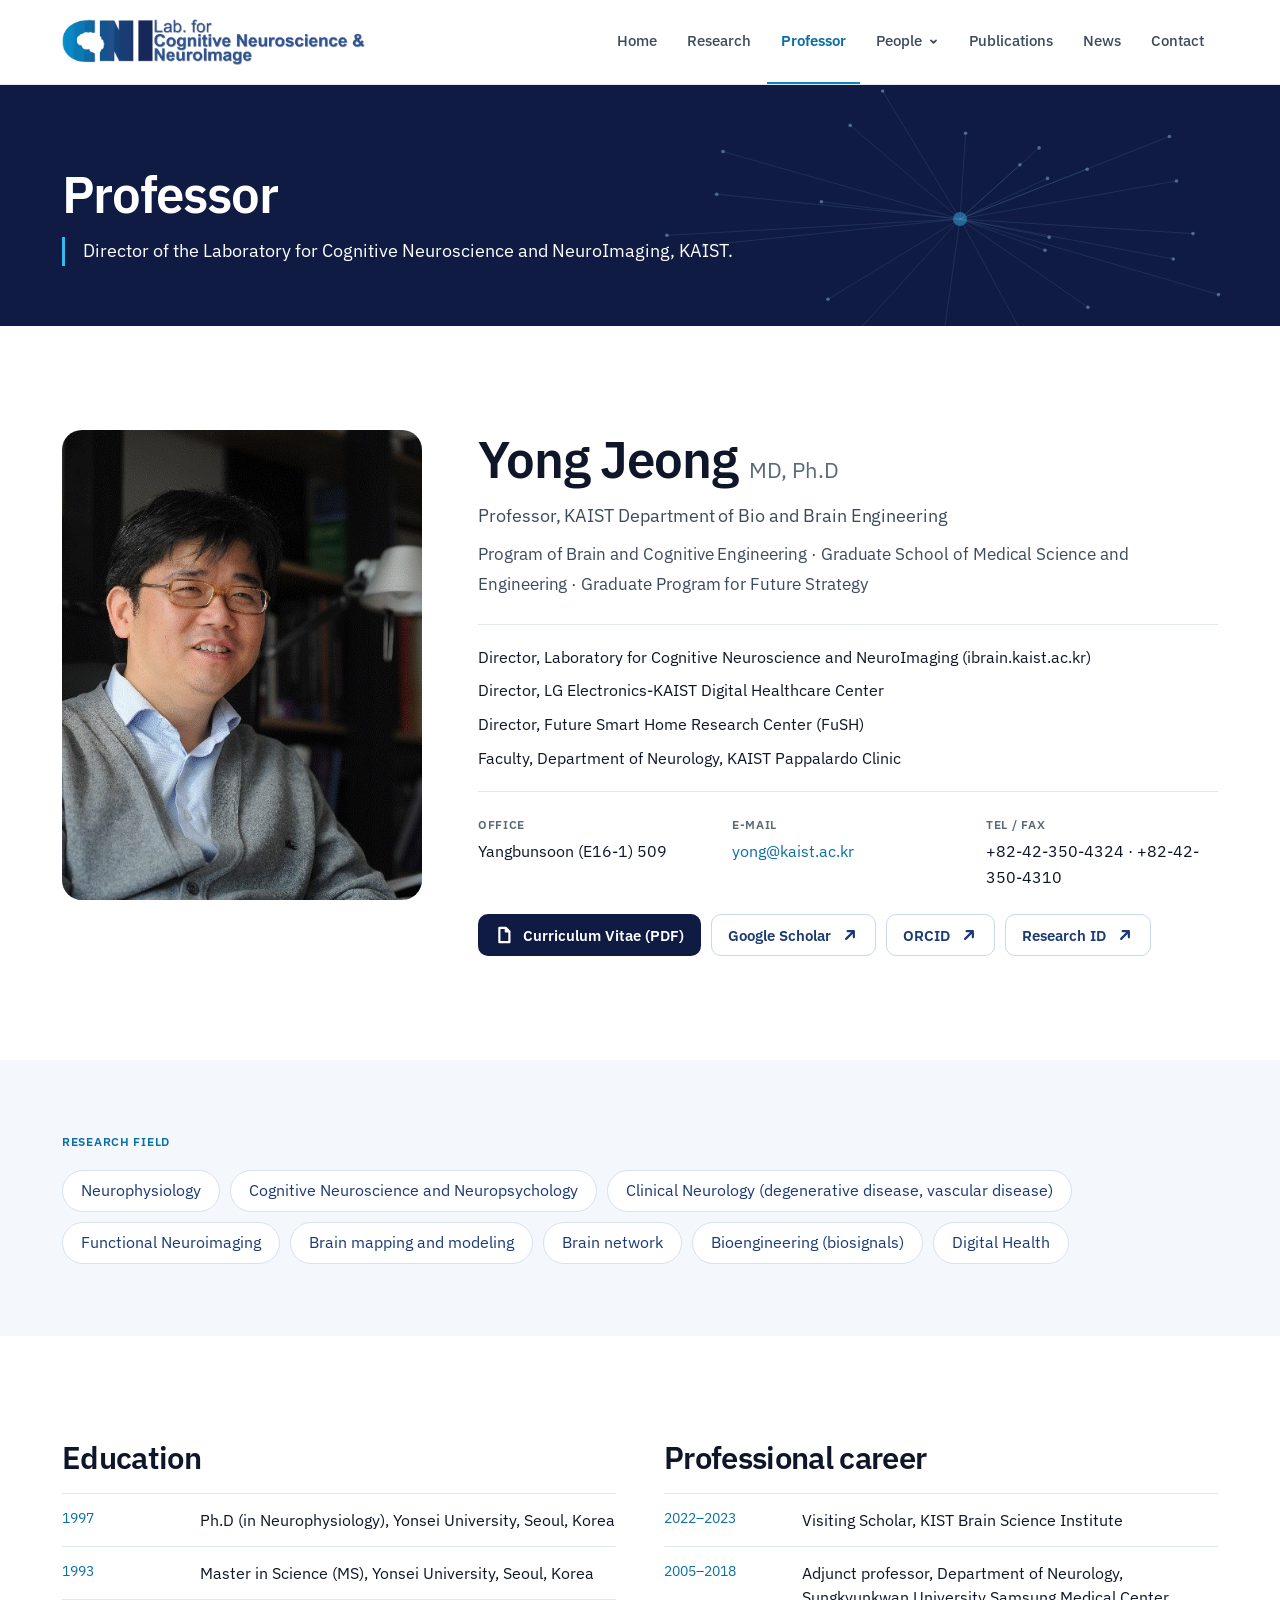
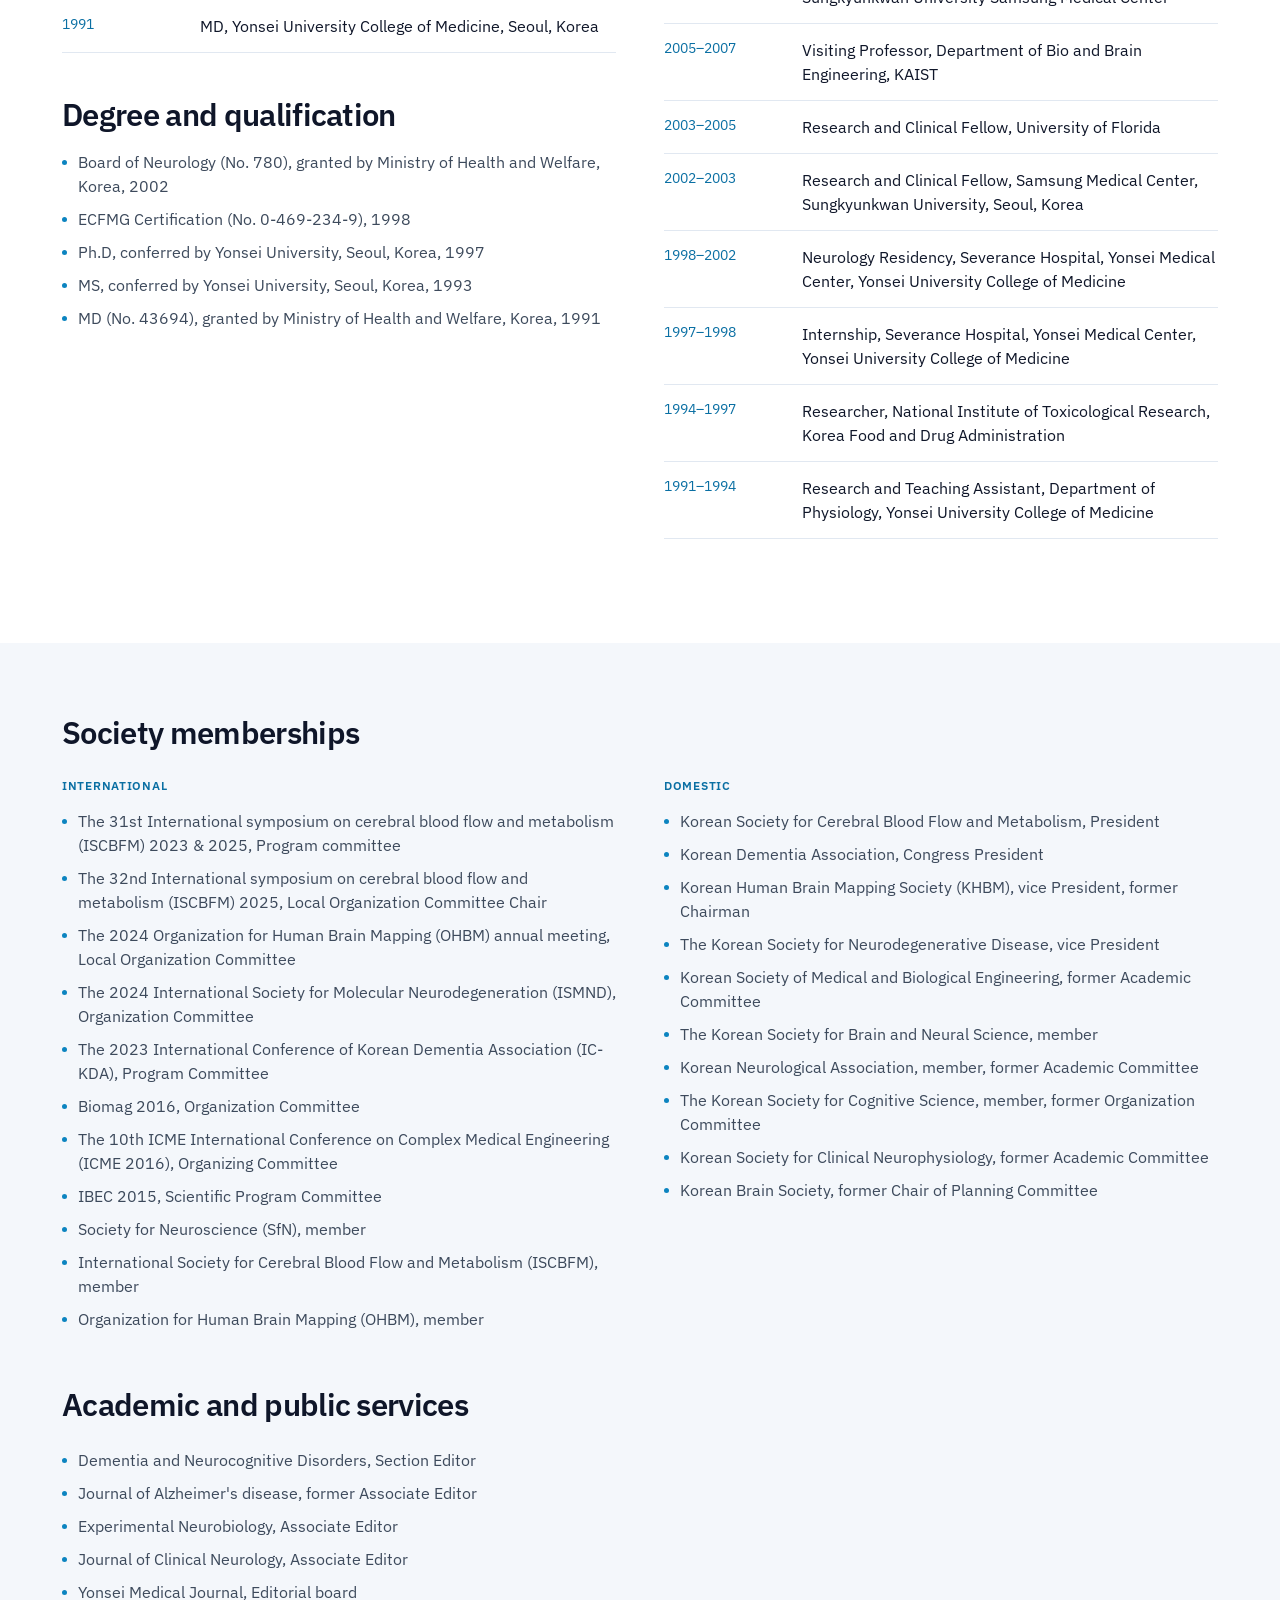
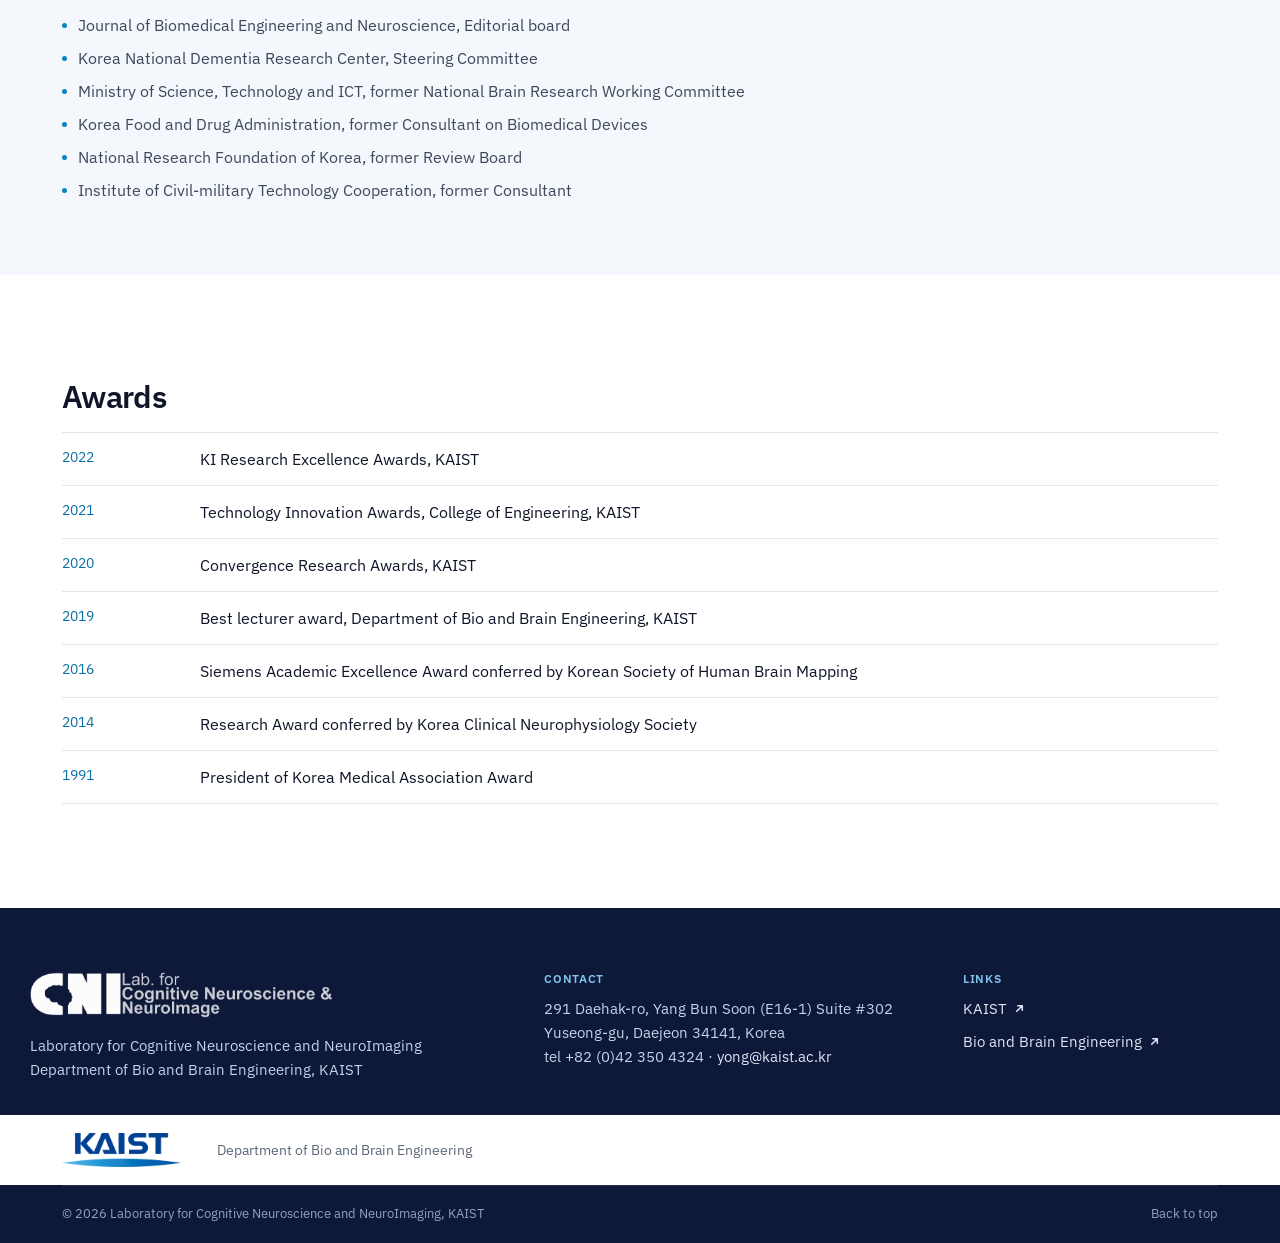
<file: professor.html>
<!doctype html>
<html lang="en">
<head>
<meta charset="utf-8">
<meta name="viewport" content="width=device-width, initial-scale=1">
<title>Professor — CNI Lab, KAIST</title>
<meta name="description" content="Yong Jeong, MD, Ph.D — Professor, KAIST Department of Bio and Brain Engineering.">
<link rel="preconnect" href="https://fonts.googleapis.com"><link rel="preconnect" href="https://fonts.gstatic.com" crossorigin><link href="https://fonts.googleapis.com/css2?family=IBM+Plex+Sans:wght@400;500;600;700&amp;family=IBM+Plex+Sans+KR:wght@400;500;600;700&amp;display=swap" rel="stylesheet">
<link rel="icon" href="data:image/svg+xml,%3Csvg xmlns=%27http://www.w3.org/2000/svg%27 viewBox=%270 0 64 64%27%3E%3Crect width=%2764%27 height=%2764%27 rx=%2714%27 fill=%27%23101B43%27/%3E%3Cg stroke=%27%2337B8EB%27 stroke-width=%272.4%27%3E%3Cpath d=%27M18 22 32 34 46 20M18 22 24 44M32 34 24 44M32 34 46 44M46 20 46 44%27 fill=%27none%27/%3E%3C/g%3E%3Cg fill=%27%2337B8EB%27%3E%3Ccircle cx=%2718%27 cy=%2722%27 r=%274.4%27/%3E%3Ccircle cx=%2732%27 cy=%2734%27 r=%275%27/%3E%3Ccircle cx=%2746%27 cy=%2720%27 r=%274%27/%3E%3Ccircle cx=%2724%27 cy=%2744%27 r=%273.4%27/%3E%3Ccircle cx=%2746%27 cy=%2744%27 r=%273.8%27/%3E%3C/g%3E%3C/svg%3E">
<link rel="stylesheet" href="assets/css/style.css">
</head>
<body id="top">
<header class="site-header">
<div class="wrap header-in">
<a class="brand" href="index.html" aria-label="CNI Lab, KAIST — home">
<img src="assets/img/cni-logo.png" alt="CNI Lab — Laboratory for Cognitive Neuroscience and NeuroImaging" width="410" height="70" referrerpolicy="no-referrer" onerror="if(!this.dataset.fallback){this.dataset.fallback='1';this.src='https://ibrain.kaist.ac.kr/wp-content/uploads/2017/08/cropped-Picture1-2.jpg';}else{this.closest('.brand').classList.add('no-logo');this.remove();}">
<span class="brand-fallback" aria-hidden="true"><span class="wm">CNI</span><span class="brand-sub"><span>Cognitive Neuroscience</span><span>&amp; NeuroImaging Lab · KAIST</span></span></span>
</a>
<nav aria-label="Main">
<button class="nav-toggle" type="button" aria-expanded="false" aria-controls="primary-nav"><span class="sr-only">Menu</span>
<svg aria-hidden="true" viewBox="0 0 22 22"><path d="M3 6h16M3 11h16M3 16h16"/></svg></button>
<ul class="nav" id="primary-nav"><li><a href="index.html">Home</a></li><li><a href="research.html">Research</a></li><li><a href="professor.html" aria-current="page">Professor</a></li><li class="has-sub"><a href="members.html">People<svg class="caret" aria-hidden="true" viewBox="0 0 11 11"><path d="m3 4.4 2.5 2.5L8 4.4"/></svg></a><ul class="subnav"><li><a href="members.html">Members</a></li><li><a href="alumni.html">Alumni</a></li></ul></li><li><a href="publications.html">Publications</a></li><li><a href="news.html">News</a></li><li><a href="contact.html">Contact</a></li></ul>
</nav>
</div>
</header>
<main>
<section class="pagehead">
<div class="art" aria-hidden="true"><svg viewBox="0 0 1440 280" width="1440" height="280" preserveAspectRatio="xMidYMid meet" aria-hidden="true"><g class="bedges"><line x1="1120.0" y1="140.0" x2="1329.4" y2="57.5"/><line x1="1120.0" y1="140.0" x2="883.0" y2="72.6"/><line x1="1120.0" y1="140.0" x2="1353.0" y2="154.6"/><line x1="1120.0" y1="140.0" x2="1336.5" y2="102.0"/><line x1="1120.0" y1="140.0" x2="1205.0" y2="171.2"/><line x1="1120.0" y1="140.0" x2="988.0" y2="220.2"/><line x1="1120.0" y1="140.0" x2="1209.2" y2="158.3"/><line x1="1120.0" y1="140.0" x2="981.4" y2="122.8"/><line x1="1120.0" y1="140.0" x2="1103.9" y2="254.9"/><line x1="1120.0" y1="140.0" x2="1378.5" y2="215.6"/><line x1="1120.0" y1="140.0" x2="1207.5" y2="99.4"/><line x1="1120.0" y1="140.0" x2="876.7" y2="115.2"/><line x1="1120.0" y1="140.0" x2="863.6" y2="166.4"/><line x1="1120.0" y1="140.0" x2="1199.1" y2="68.9"/><line x1="1120.0" y1="140.0" x2="1125.6" y2="54.2"/><line x1="1120.0" y1="140.0" x2="1010.2" y2="46.4"/><line x1="1120.0" y1="140.0" x2="1179.9" y2="85.7"/><line x1="1120.0" y1="140.0" x2="1247.2" y2="90.3"/><line x1="1120.0" y1="140.0" x2="1333.3" y2="180.0"/><line x1="1120.0" y1="140.0" x2="1188.9" y2="266.9"/><line x1="1120.0" y1="140.0" x2="1008.5" y2="262.5"/><line x1="1120.0" y1="140.0" x2="1042.6" y2="12.0"/><line x1="1120.0" y1="140.0" x2="1247.9" y2="228.2"/><line x1="1120.0" y1="140.0" x2="826.9" y2="156.3"/></g><g class="bnodes"><circle class="dot" cx="1329.4" cy="57.5" r="1.8"/><circle class="dot" cx="883.0" cy="72.6" r="1.8"/><circle class="dot" cx="1353.0" cy="154.6" r="1.8"/><circle class="dot" cx="1336.5" cy="102.0" r="1.8"/><circle class="dot" cx="1205.0" cy="171.2" r="1.8"/><circle class="dot" cx="988.0" cy="220.2" r="1.8"/><circle class="dot" cx="1209.2" cy="158.3" r="1.8"/><circle class="dot" cx="981.4" cy="122.8" r="1.8"/><circle class="dot" cx="1103.9" cy="254.9" r="1.8"/><circle class="dot" cx="1378.5" cy="215.6" r="1.8"/><circle class="dot" cx="1207.5" cy="99.4" r="1.8"/><circle class="dot" cx="876.7" cy="115.2" r="1.8"/><circle class="dot" cx="863.6" cy="166.4" r="1.8"/><circle class="dot" cx="1199.1" cy="68.9" r="1.8"/><circle class="dot" cx="1125.6" cy="54.2" r="1.8"/><circle class="dot" cx="1010.2" cy="46.4" r="1.8"/><circle class="dot" cx="1179.9" cy="85.7" r="1.8"/><circle class="dot" cx="1247.2" cy="90.3" r="1.8"/><circle class="dot" cx="1333.3" cy="180.0" r="1.8"/><circle class="dot" cx="1188.9" cy="266.9" r="1.8"/><circle class="dot" cx="1008.5" cy="262.5" r="1.8"/><circle class="dot" cx="1042.6" cy="12.0" r="1.8"/><circle class="dot" cx="1247.9" cy="228.2" r="1.8"/><circle class="dot" cx="826.9" cy="156.3" r="1.8"/><circle class="hubdot" cx="1120.0" cy="140.0" r="7"/></g></svg></div>
<div class="wrap">
<h1>Professor</h1>
<p>Director of the Laboratory for Cognitive Neuroscience and NeuroImaging, KAIST.</p>
</div>
</section>
<section class="section">
<div class="wrap pi-grid">
<div class="pi-photo pi-photo--img"><img src="assets/img/professor/yong-jeong.jpg" alt="Yong Jeong" width="325" height="407"></div>
<div class="pi-main">
<div>
<h1>Yong Jeong <span>MD, Ph.D</span></h1>
<p class="lead" style="margin-top:12px">Professor, KAIST Department of Bio and Brain Engineering</p>
<p class="body-text" style="margin-top:8px">Program of Brain and Cognitive Engineering · Graduate School of Medical Science and Engineering · Graduate Program for Future Strategy</p>
</div>
<div class="rule"><span>Director, Laboratory for Cognitive Neuroscience and NeuroImaging (ibrain.kaist.ac.kr)</span><span>Director, LG Electronics-KAIST Digital Healthcare Center</span><span>Director, Future Smart Home Research Center (FuSH)</span><span>Faculty, Department of Neurology, KAIST Pappalardo Clinic</span></div>
<div class="meta-3">
<div><span class="k">Office</span>Yangbunsoon (E16-1) 509</div>
<div><span class="k">E-mail</span><a href="mailto:yong@kaist.ac.kr">yong@kaist.ac.kr</a></div>
<div><span class="k">Tel / Fax</span>+82-42-350-4324 · +82-42-350-4310</div>
</div>
<div class="btn-row">
<a class="btn btn--dark btn--sm" href="assets/docs/CV_Yong_Jeong.pdf" target="_blank" rel="noopener"><svg aria-hidden="true" viewBox="0 0 14 14"><path d="M3.4 1.4h5l2.8 2.8v8.4H3.4zM8.4 1.4v2.8h2.8"/></svg> Curriculum Vitae (PDF)</a>
<a class="btn btn--ghost btn--sm" href="https://scholar.google.com/citations?user=zsVfg6sAAAAJ&amp;hl=en" target="_blank" rel="noopener">Google Scholar<svg aria-hidden="true" viewBox="0 0 14 14"><path d="M4 10 10 4M5.2 4H10v4.8"/></svg></a>
<a class="btn btn--ghost btn--sm" href="https://orcid.org/0000-0002-5907-3787" target="_blank" rel="noopener">ORCID<svg aria-hidden="true" viewBox="0 0 14 14"><path d="M4 10 10 4M5.2 4H10v4.8"/></svg></a>
<a class="btn btn--ghost btn--sm" href="https://publons.com/researcher/1249468/yong-jeong/" target="_blank" rel="noopener">Research ID<svg aria-hidden="true" viewBox="0 0 14 14"><path d="M4 10 10 4M5.2 4H10v4.8"/></svg></a>
</div>
</div>
</div>
</section>

<section class="section section--tight section--mist">
<div class="wrap">
<p class="eyebrow" style="margin-bottom:18px">Research field</p>
<div class="pill-list"><span class="pill">Neurophysiology</span><span class="pill">Cognitive Neuroscience and Neuropsychology</span><span class="pill">Clinical Neurology (degenerative disease, vascular disease)</span><span class="pill">Functional Neuroimaging</span><span class="pill">Brain mapping and modeling</span><span class="pill">Brain network</span><span class="pill">Bioengineering (biosignals)</span><span class="pill">Digital Health</span></div>
</div>
</section>

<section class="section">
<div class="wrap cols-2">
<div>
<h2 class="h-md" style="margin-bottom:18px">Education</h2>
<div class="tl"><div class="tl-row"><span class="y">1997</span><span class="v">Ph.D (in Neurophysiology), Yonsei University, Seoul, Korea</span></div><div class="tl-row"><span class="y">1993</span><span class="v">Master in Science (MS), Yonsei University, Seoul, Korea</span></div><div class="tl-row"><span class="y">1991</span><span class="v">MD, Yonsei University College of Medicine, Seoul, Korea</span></div></div>
<h2 class="h-md" style="margin:44px 0 18px">Degree and qualification</h2>
<ul class="dot-list"><li>Board of Neurology (No. 780), granted by Ministry of Health and Welfare, Korea, 2002</li><li>ECFMG Certification (No. 0-469-234-9), 1998</li><li>Ph.D, conferred by Yonsei University, Seoul, Korea, 1997</li><li>MS, conferred by Yonsei University, Seoul, Korea, 1993</li><li>MD (No. 43694), granted by Ministry of Health and Welfare, Korea, 1991</li></ul>
</div>
<div>
<h2 class="h-md" style="margin-bottom:18px">Professional career</h2>
<div class="tl"><div class="tl-row"><span class="y">2022–2023</span><span class="v">Visiting Scholar, KIST Brain Science Institute</span></div><div class="tl-row"><span class="y">2005–2018</span><span class="v">Adjunct professor, Department of Neurology, Sungkyunkwan University Samsung Medical Center</span></div><div class="tl-row"><span class="y">2005–2007</span><span class="v">Visiting Professor, Department of Bio and Brain Engineering, KAIST</span></div><div class="tl-row"><span class="y">2003–2005</span><span class="v">Research and Clinical Fellow, University of Florida</span></div><div class="tl-row"><span class="y">2002–2003</span><span class="v">Research and Clinical Fellow, Samsung Medical Center, Sungkyunkwan University, Seoul, Korea</span></div><div class="tl-row"><span class="y">1998–2002</span><span class="v">Neurology Residency, Severance Hospital, Yonsei Medical Center, Yonsei University College of Medicine</span></div><div class="tl-row"><span class="y">1997–1998</span><span class="v">Internship, Severance Hospital, Yonsei Medical Center, Yonsei University College of Medicine</span></div><div class="tl-row"><span class="y">1994–1997</span><span class="v">Researcher, National Institute of Toxicological Research, Korea Food and Drug Administration</span></div><div class="tl-row"><span class="y">1991–1994</span><span class="v">Research and Teaching Assistant, Department of Physiology, Yonsei University College of Medicine</span></div></div>
</div>
</div>
</section>

<section class="section section--tight section--mist">
<div class="wrap">
<h2 class="h-md" style="margin-bottom:26px">Society memberships</h2>
<div class="cols-2">
<div><p class="eyebrow" style="margin-bottom:14px">International</p><ul class="dot-list"><li>The 31st International symposium on cerebral blood flow and metabolism (ISCBFM) 2023 &amp; 2025, Program committee</li><li>The 32nd International symposium on cerebral blood flow and metabolism (ISCBFM) 2025, Local Organization Committee Chair</li><li>The 2024 Organization for Human Brain Mapping (OHBM) annual meeting, Local Organization Committee</li><li>The 2024 International Society for Molecular Neurodegeneration (ISMND), Organization Committee</li><li>The 2023 International Conference of Korean Dementia Association (IC-KDA), Program Committee</li><li>Biomag 2016, Organization Committee</li><li>The 10th ICME International Conference on Complex Medical Engineering (ICME 2016), Organizing Committee</li><li>IBEC 2015, Scientific Program Committee</li><li>Society for Neuroscience (SfN), member</li><li>International Society for Cerebral Blood Flow and Metabolism (ISCBFM), member</li><li>Organization for Human Brain Mapping (OHBM), member</li></ul></div>
<div><p class="eyebrow" style="margin-bottom:14px">Domestic</p><ul class="dot-list"><li>Korean Society for Cerebral Blood Flow and Metabolism, President</li><li>Korean Dementia Association, Congress President</li><li>Korean Human Brain Mapping Society (KHBM), vice President, former Chairman</li><li>The Korean Society for Neurodegenerative Disease, vice President</li><li>Korean Society of Medical and Biological Engineering, former Academic Committee</li><li>The Korean Society for Brain and Neural Science, member</li><li>Korean Neurological Association, member, former Academic Committee</li><li>The Korean Society for Cognitive Science, member, former Organization Committee</li><li>Korean Society for Clinical Neurophysiology, former Academic Committee</li><li>Korean Brain Society, former Chair of Planning Committee</li></ul></div>
</div>
<h2 class="h-md" style="margin:56px 0 26px">Academic and public services</h2>
<ul class="dot-list" style="columns:2;column-gap:48px"><li>Dementia and Neurocognitive Disorders, Section Editor</li><li>Journal of Alzheimer's disease, former Associate Editor</li><li>Experimental Neurobiology, Associate Editor</li><li>Journal of Clinical Neurology, Associate Editor</li><li>Yonsei Medical Journal, Editorial board</li><li>Journal of Biomedical Engineering and Neuroscience, Editorial board</li><li>Korea National Dementia Research Center, Steering Committee</li><li>Ministry of Science, Technology and ICT, former National Brain Research Working Committee</li><li>Korea Food and Drug Administration, former Consultant on Biomedical Devices</li><li>National Research Foundation of Korea, former Review Board</li><li>Institute of Civil-military Technology Cooperation, former Consultant</li></ul>
</div>
</section>

<section class="section">
<div class="wrap">
<h2 class="h-md" style="margin-bottom:18px">Awards</h2>
<div class="tl"><div class="tl-row"><span class="y">2022</span><span class="v">KI Research Excellence Awards, KAIST</span></div><div class="tl-row"><span class="y">2021</span><span class="v">Technology Innovation Awards, College of Engineering, KAIST</span></div><div class="tl-row"><span class="y">2020</span><span class="v">Convergence Research Awards, KAIST</span></div><div class="tl-row"><span class="y">2019</span><span class="v">Best lecturer award, Department of Bio and Brain Engineering, KAIST</span></div><div class="tl-row"><span class="y">2016</span><span class="v">Siemens Academic Excellence Award conferred by Korean Society of Human Brain Mapping</span></div><div class="tl-row"><span class="y">2014</span><span class="v">Research Award conferred by Korea Clinical Neurophysiology Society</span></div><div class="tl-row"><span class="y">1991</span><span class="v">President of Korea Medical Association Award</span></div></div>
</div>
</section>
</main>
<footer class="site-footer">
<div class="wrap footer-in">
<div>
<div class="foot-brand"><img src="assets/img/cni-logo-white.png" alt="CNI Lab — Laboratory for Cognitive Neuroscience and NeuroImaging" width="641" height="110"></div>
<p>Laboratory for Cognitive Neuroscience and NeuroImaging<br>Department of Bio and Brain Engineering, KAIST</p>
</div>
<div>
<h4>Contact</h4>
<p>291 Daehak-ro, Yang Bun Soon (E16-1) Suite #302<br>Yuseong-gu, Daejeon 34141, Korea<br>
tel +82 (0)42 350 4324 · <a href="mailto:yong@kaist.ac.kr">yong@kaist.ac.kr</a></p>
</div>
<div>
<h4>Links</h4>
<ul class="foot-links">
<li><a href="https://www.kaist.ac.kr" rel="noopener">KAIST<svg aria-hidden="true" viewBox="0 0 14 14"><path d="M4 10 10 4M5.2 4H10v4.8"/></svg></a></li>
<li><a href="https://bioeng.kaist.ac.kr" rel="noopener">Bio and Brain Engineering<svg aria-hidden="true" viewBox="0 0 14 14"><path d="M4 10 10 4M5.2 4H10v4.8"/></svg></a></li>
</ul>
</div>
</div>
<div class="logo-strip"><div class="wrap">
<a href="https://www.kaist.ac.kr" rel="noopener" class="kaist-logo"><img src="assets/img/kaist-logo.png" alt="KAIST" width="630" height="180" onerror="this.closest('a').classList.add('no-logo');this.remove();"><span class="kaist-fallback">KAIST</span></a>
<a href="https://bioeng.kaist.ac.kr" rel="noopener">Department of Bio and Brain Engineering</a>
</div></div>
<div class="wrap"><div class="copy"><span>&copy; 2026 Laboratory for Cognitive Neuroscience and NeuroImaging, KAIST</span>
<a href="#top">Back to top</a></div></div>
</footer>
<script src="assets/js/site.js"></script>
</body>
</html>
</file>
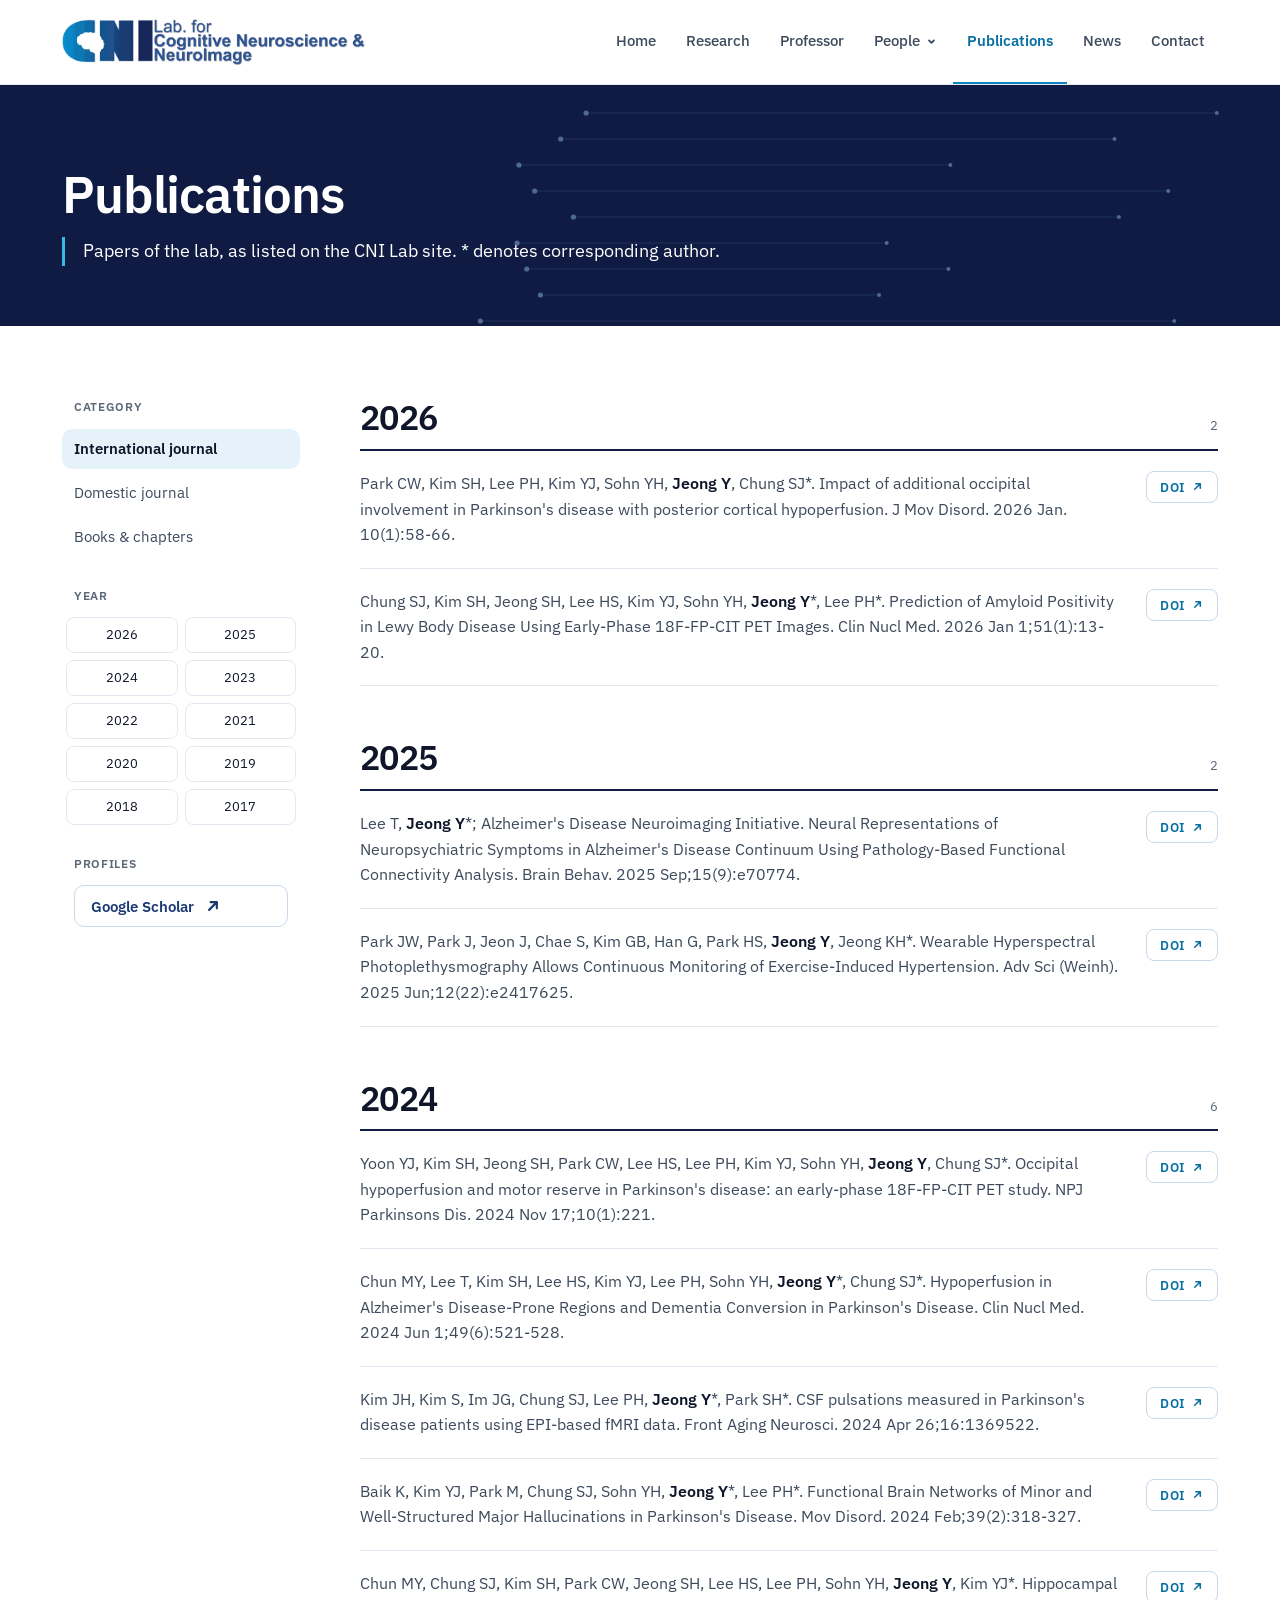
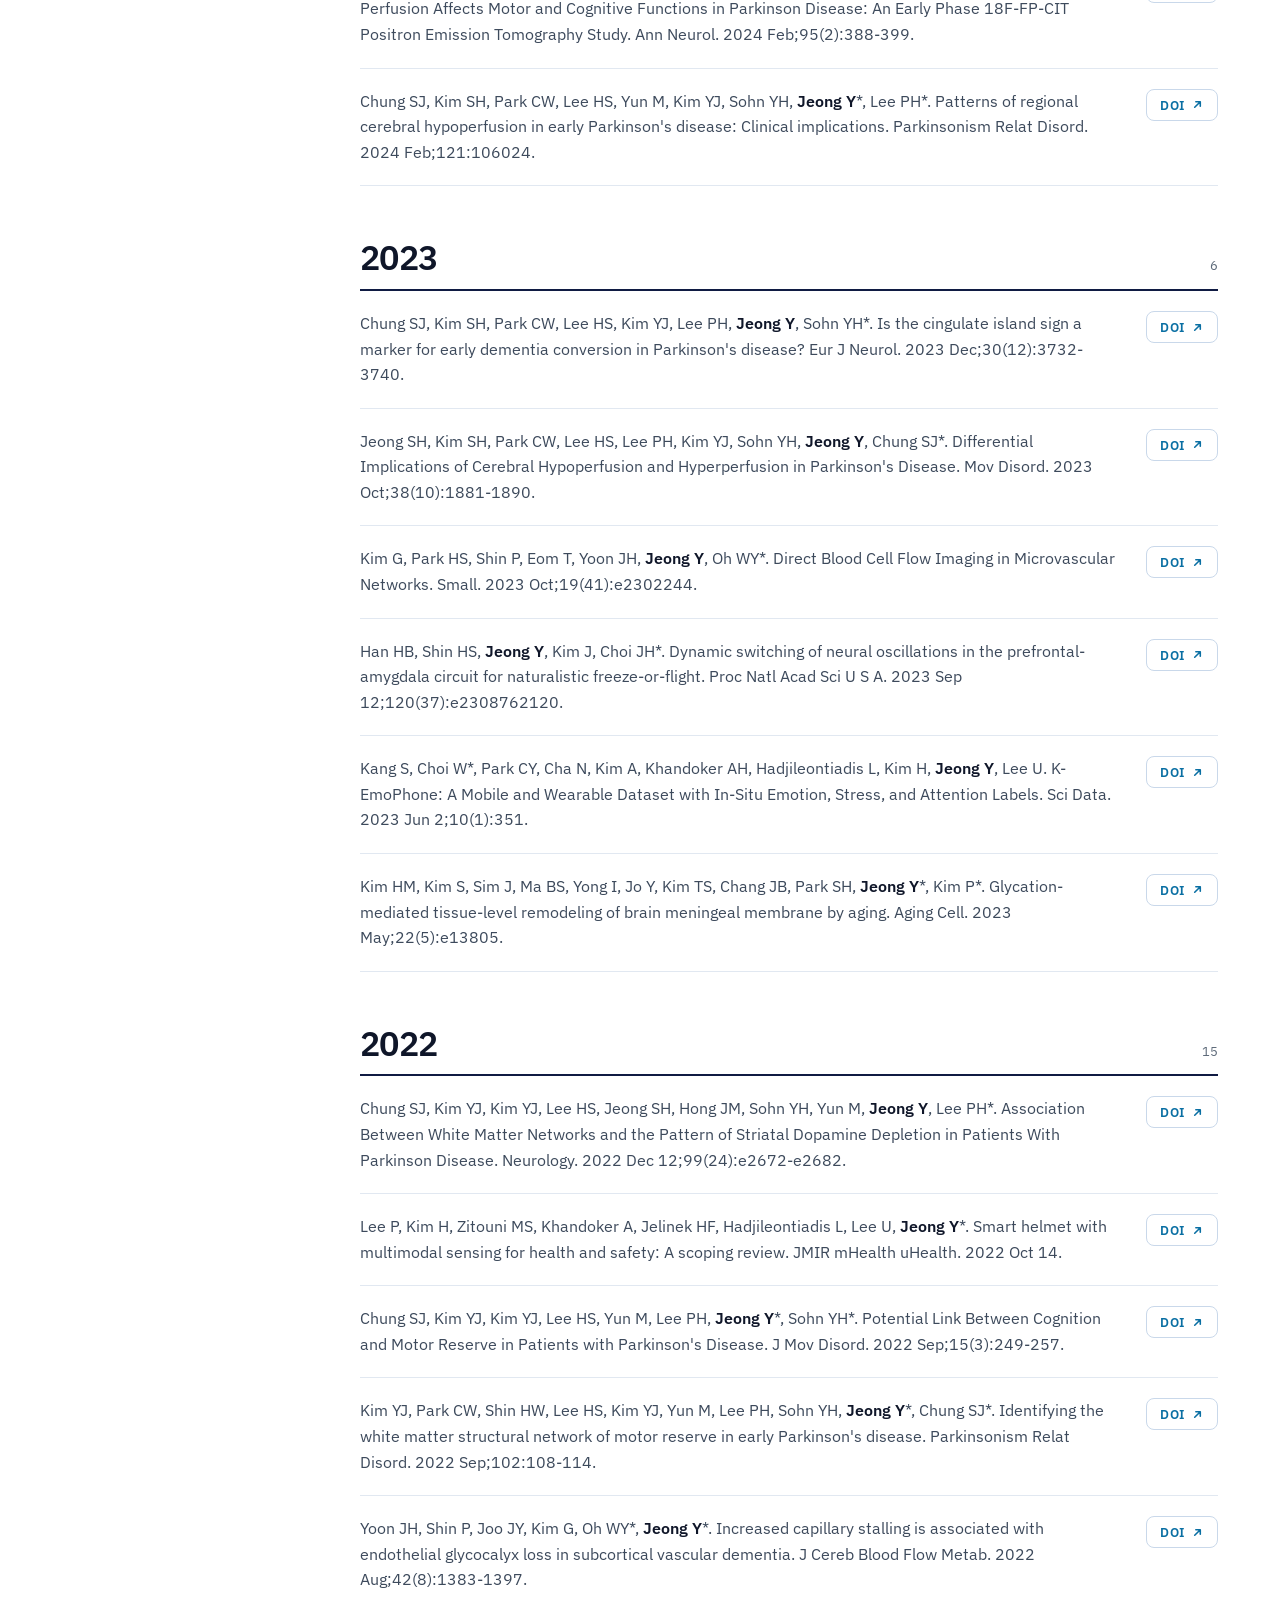
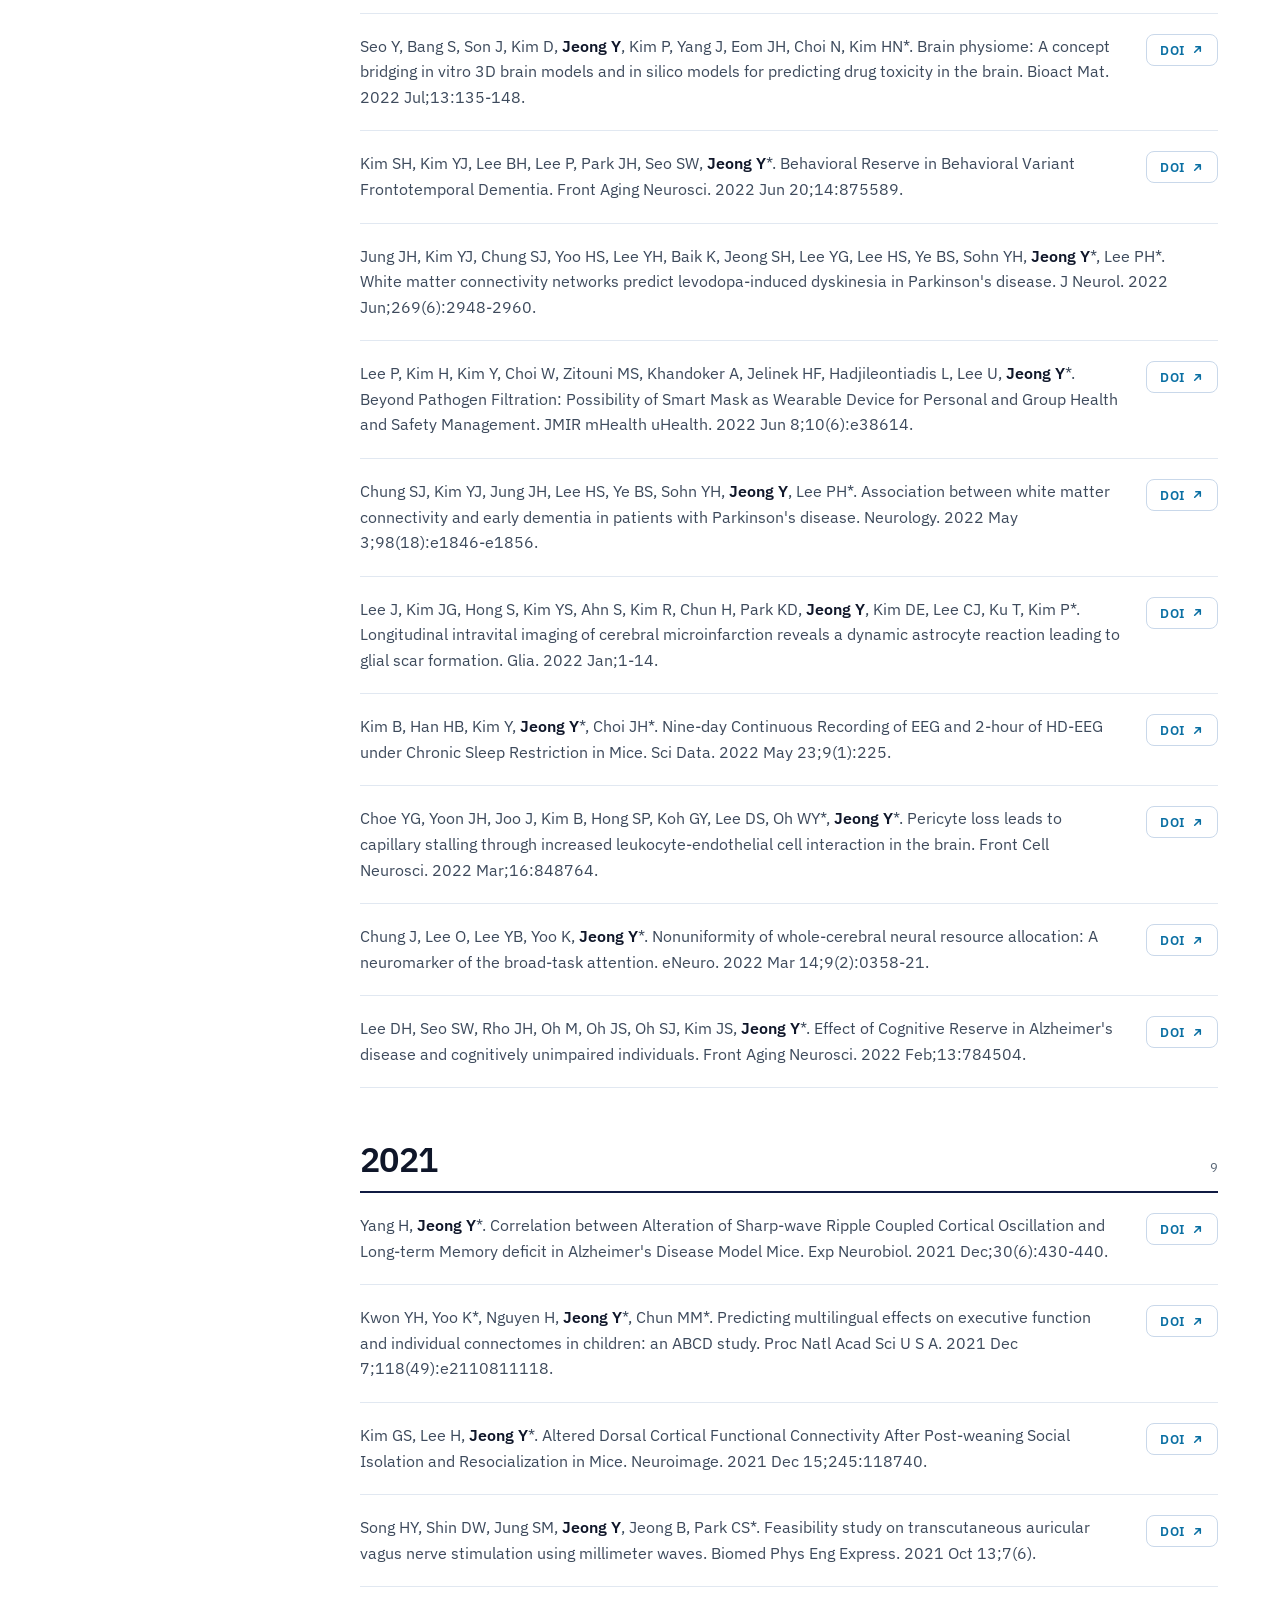
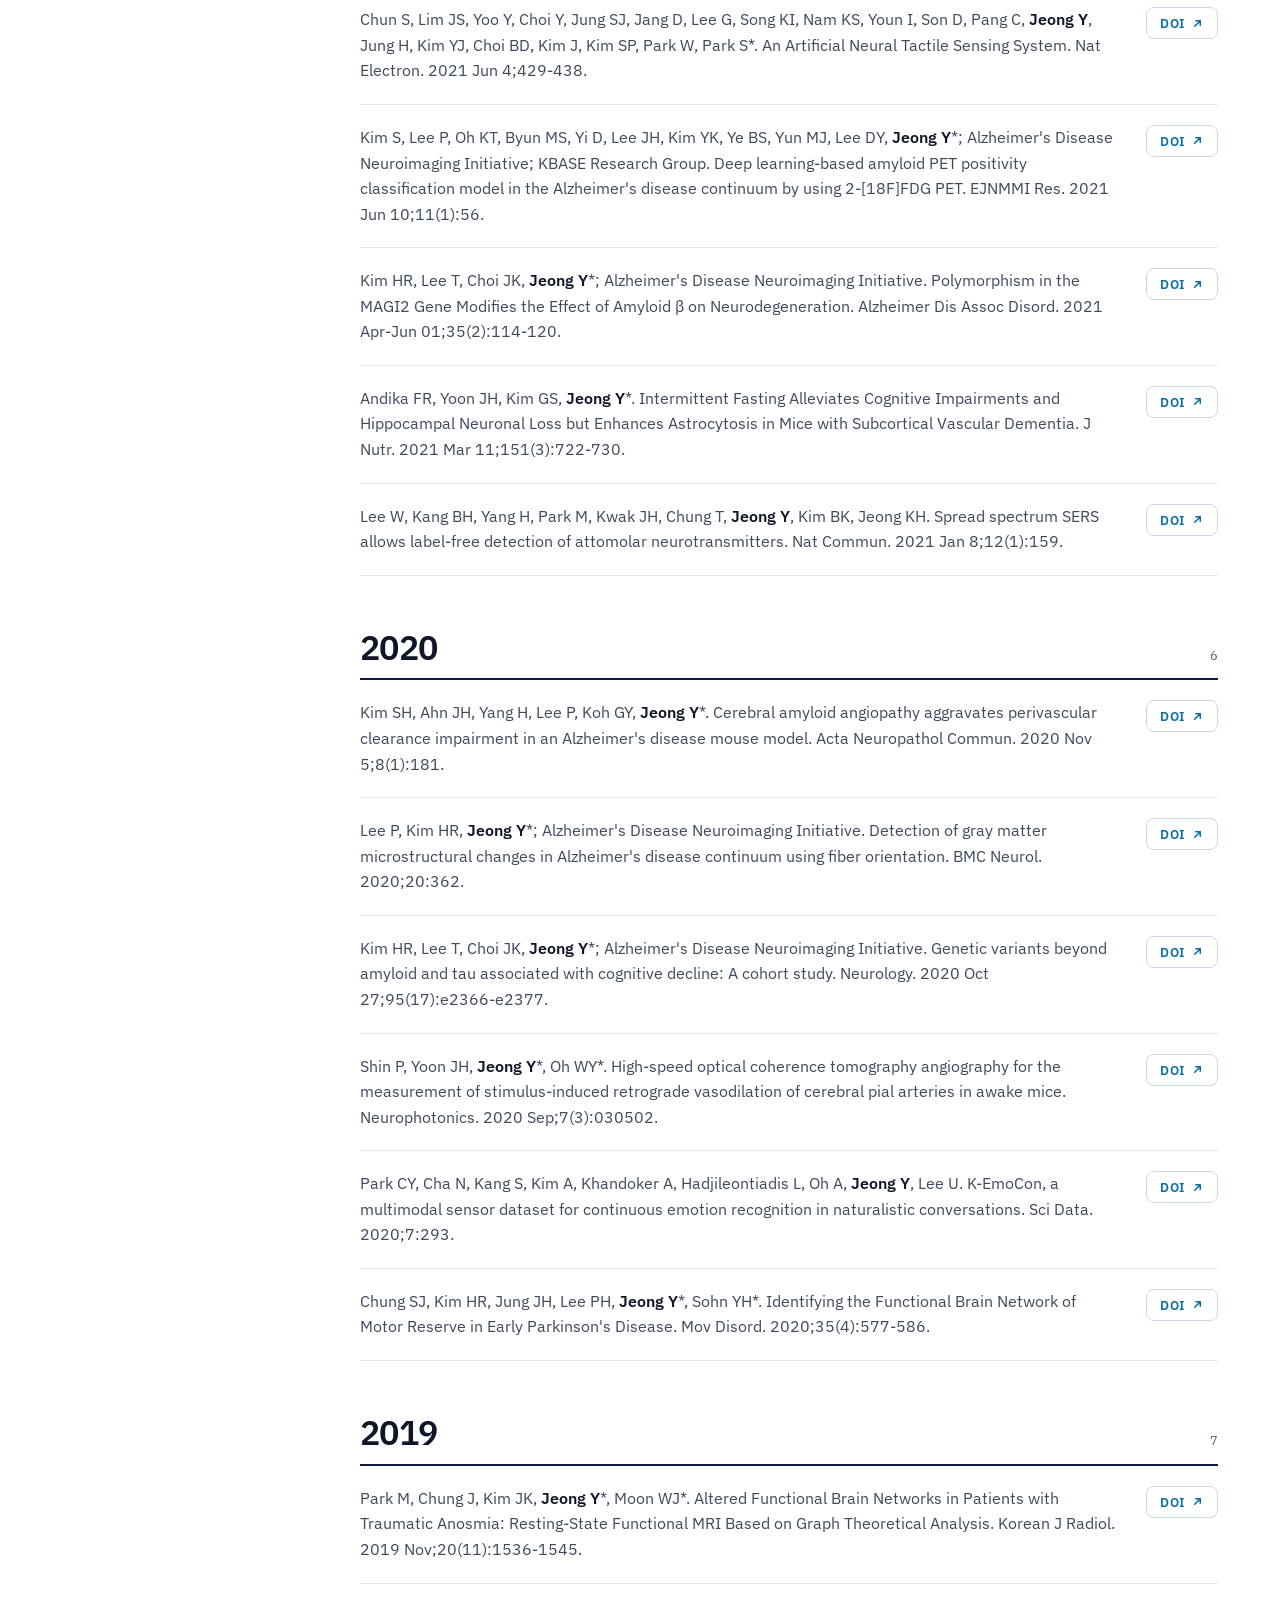
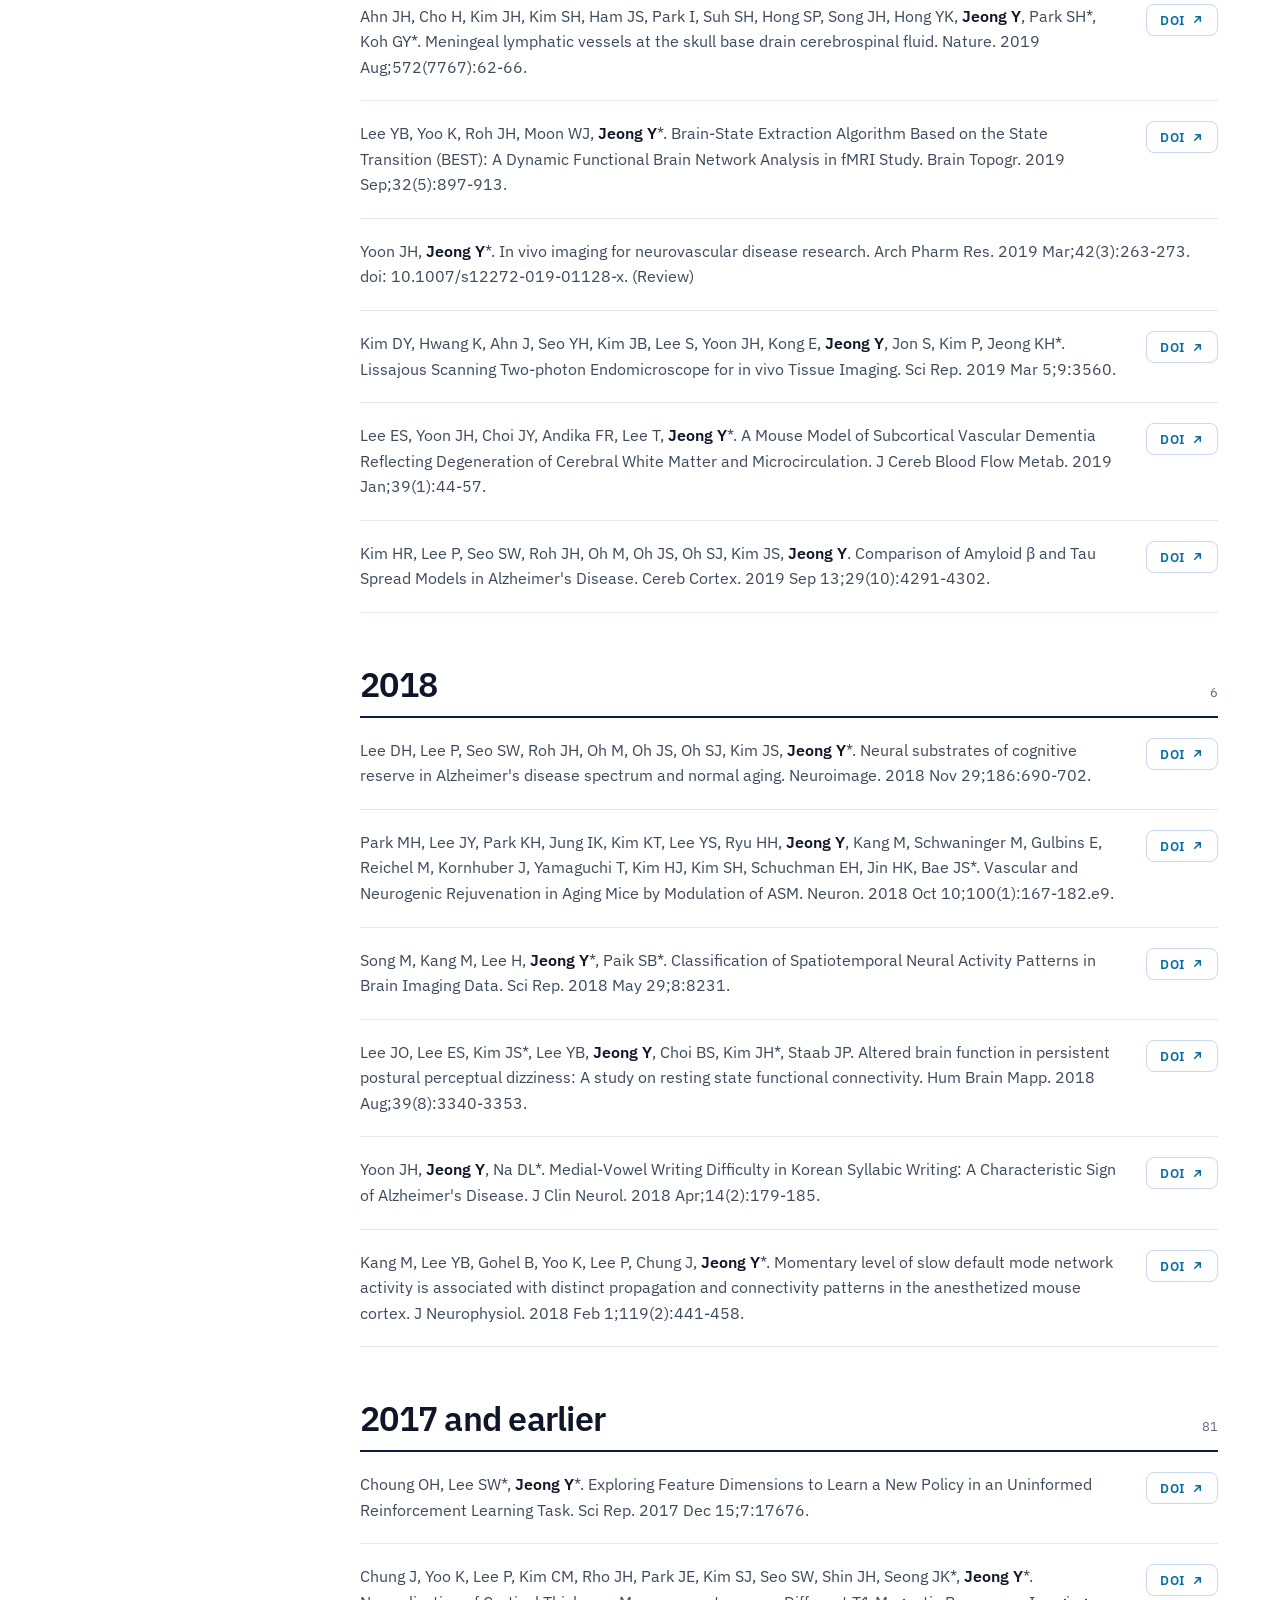
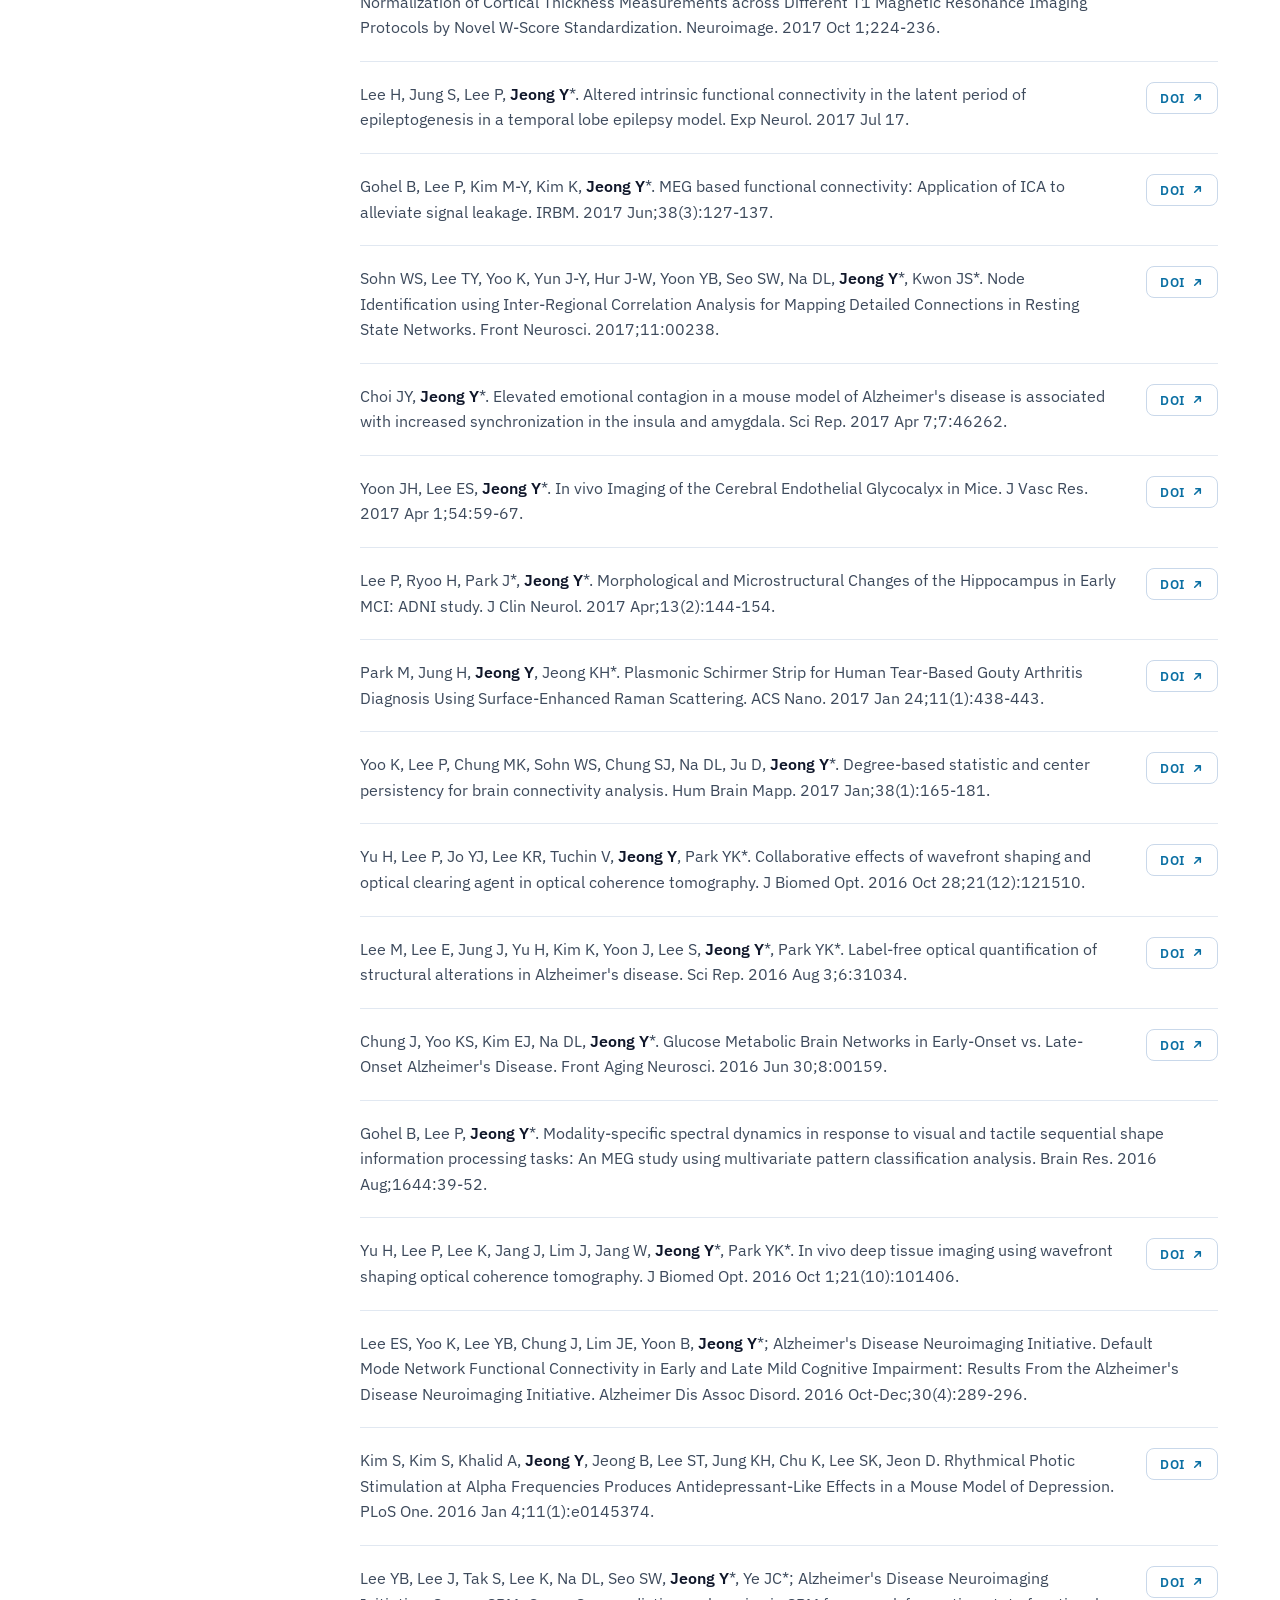
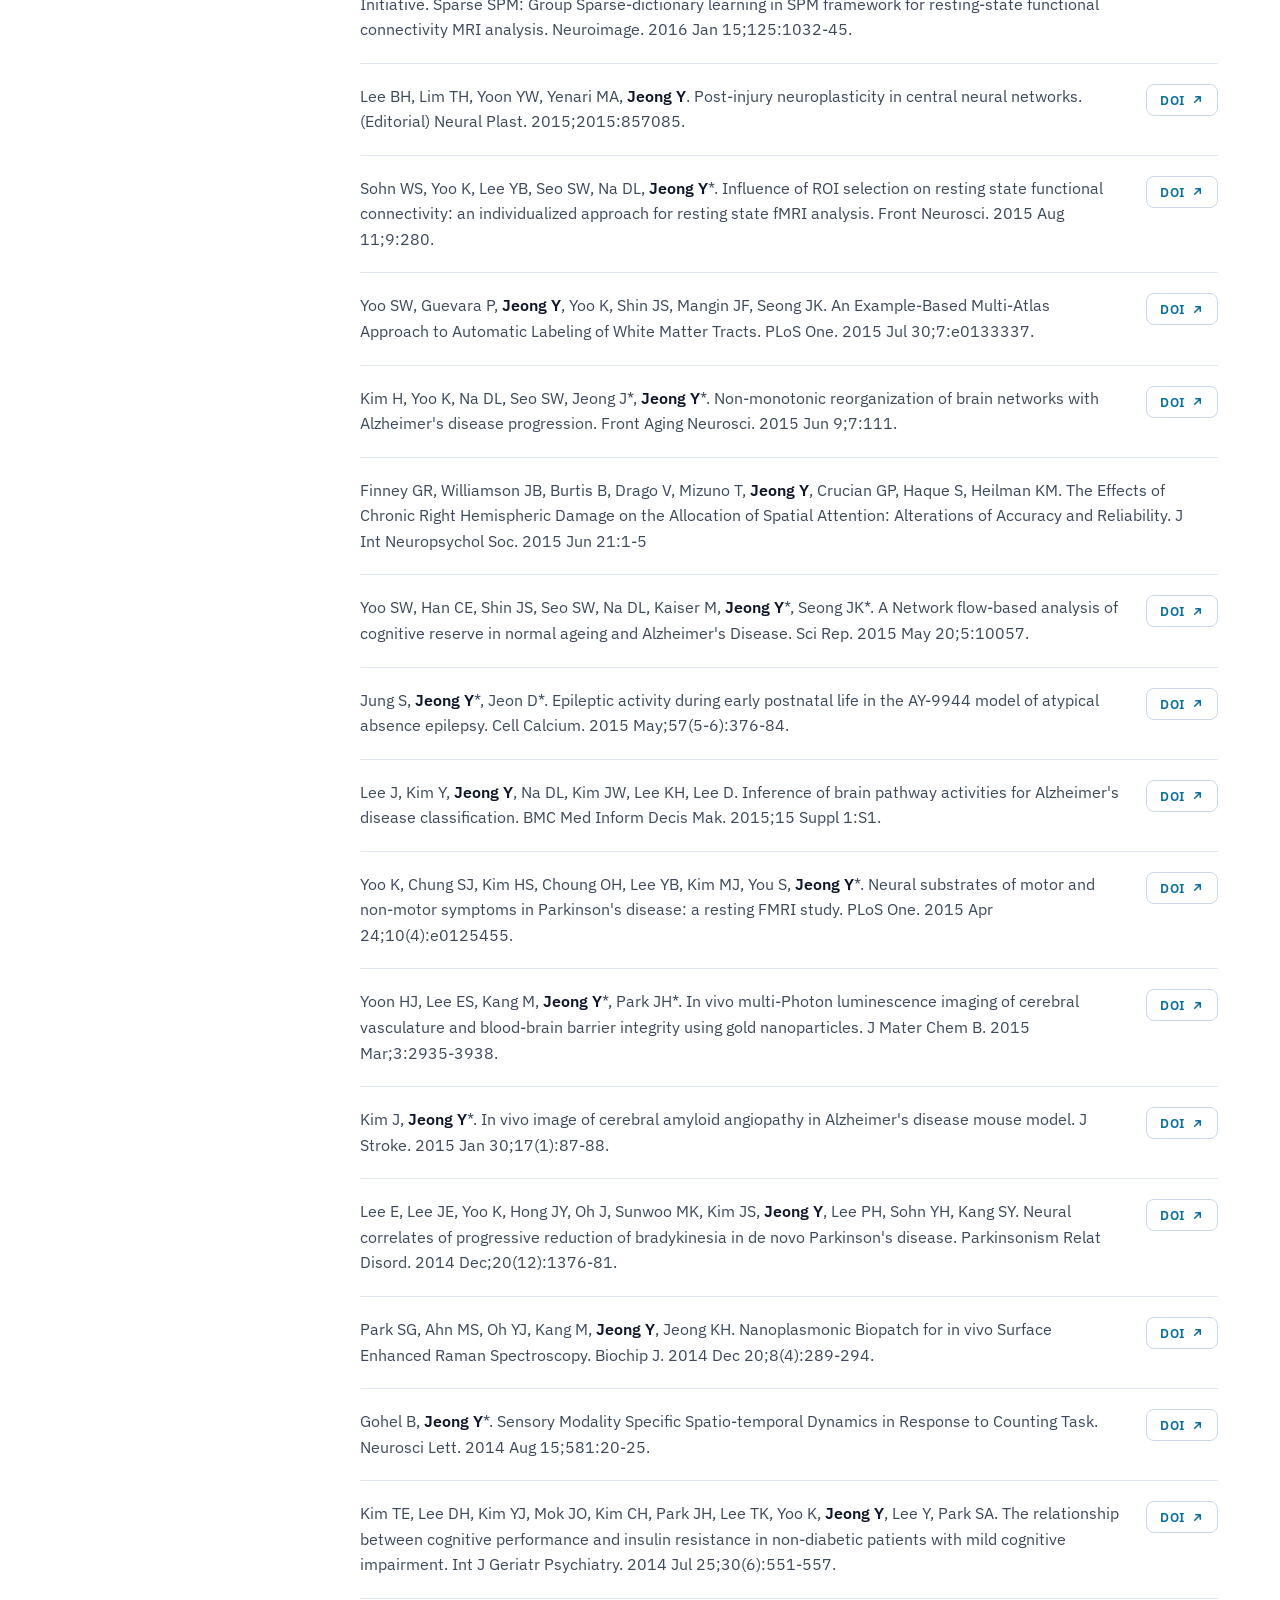
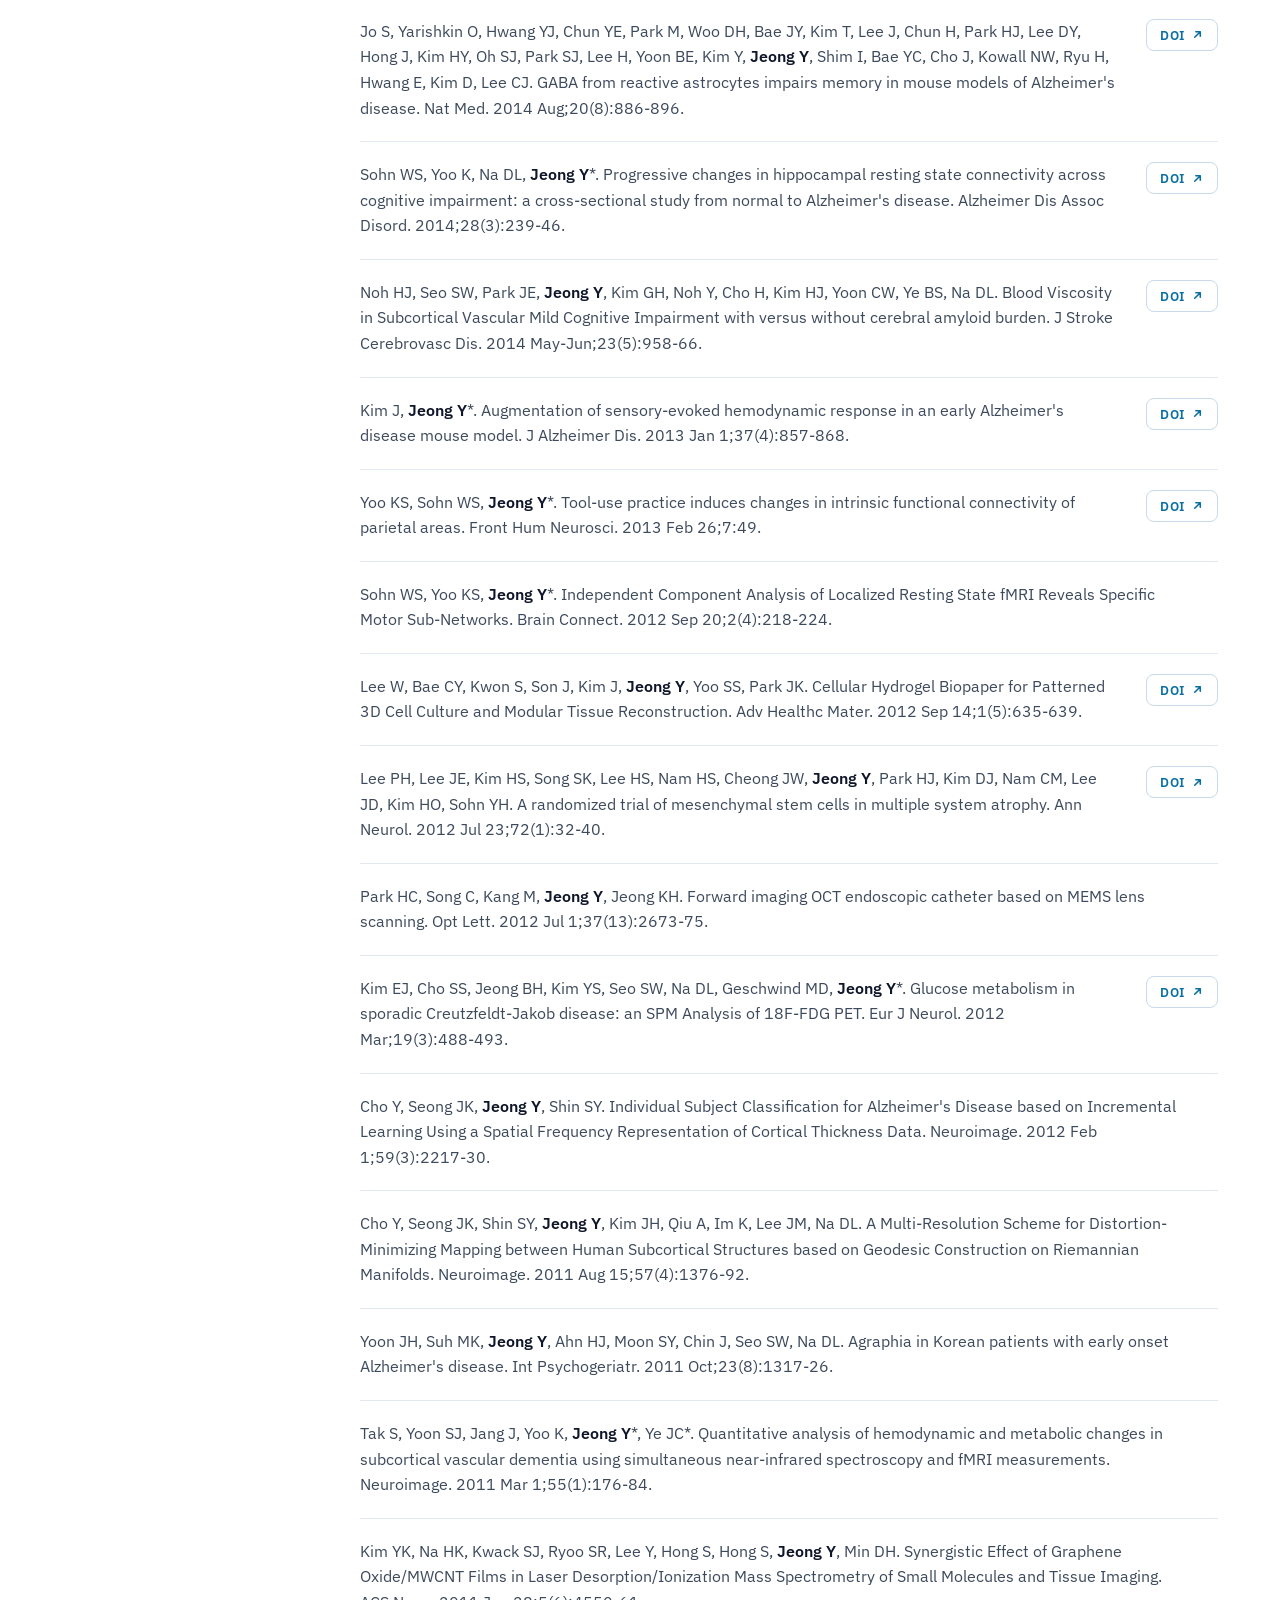
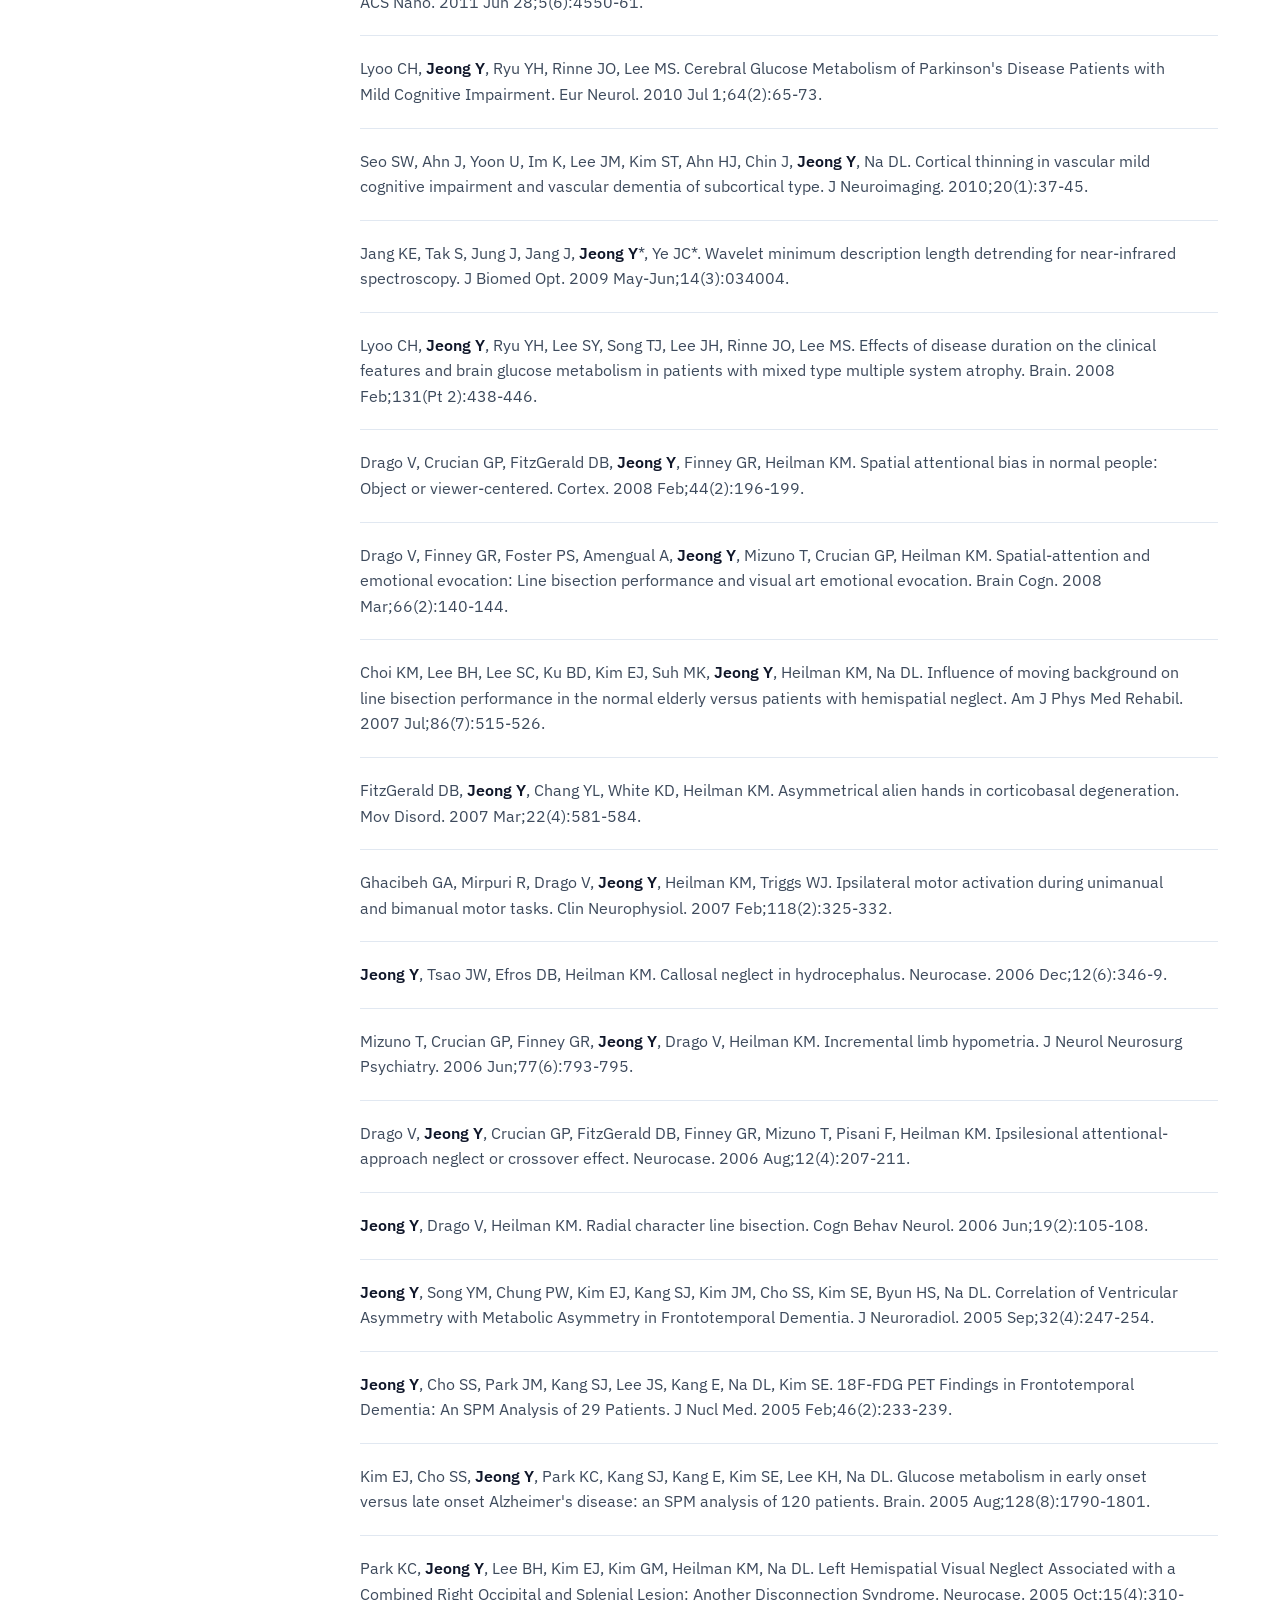
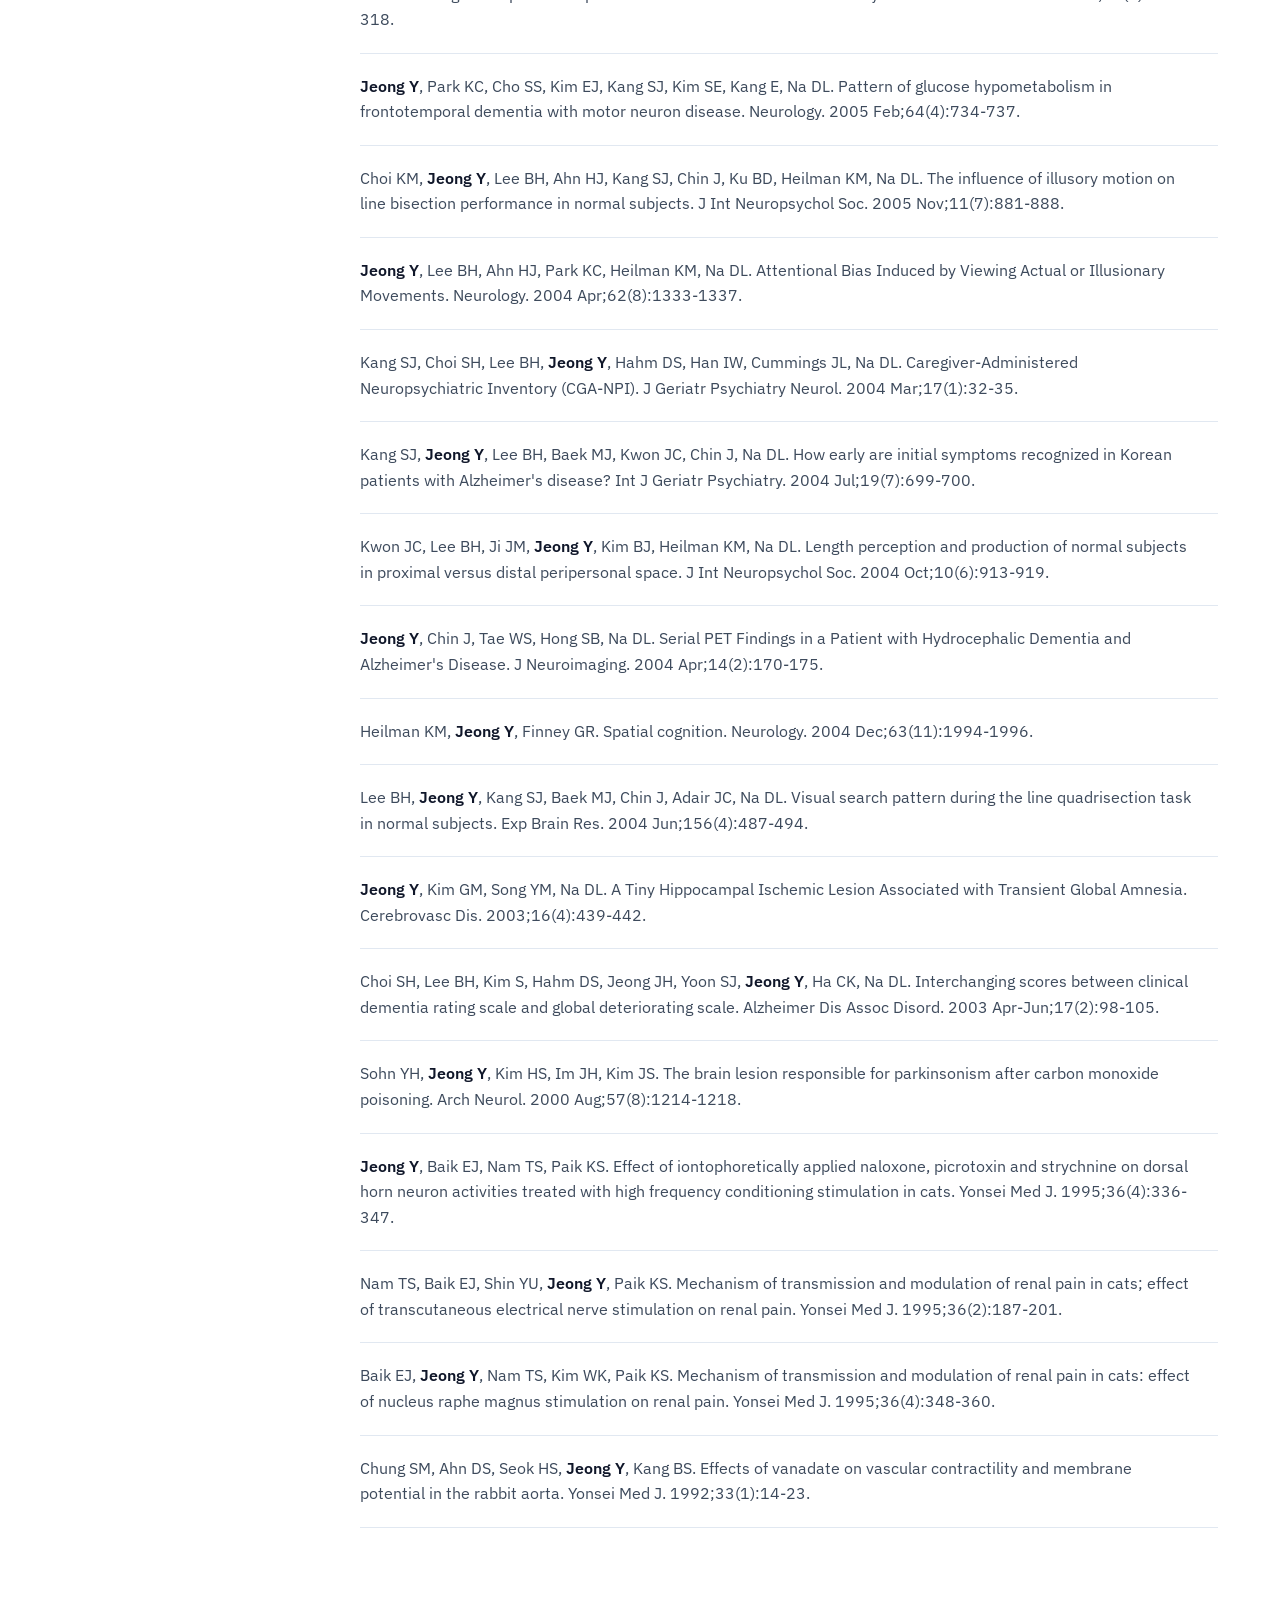
<file: publications.html>
<!doctype html>
<html lang="en">
<head>
<meta charset="utf-8">
<meta name="viewport" content="width=device-width, initial-scale=1">
<title>Publications — CNI Lab, KAIST</title>
<meta name="description" content="Publications of the CNI Lab at KAIST.">
<link rel="preconnect" href="https://fonts.googleapis.com"><link rel="preconnect" href="https://fonts.gstatic.com" crossorigin><link href="https://fonts.googleapis.com/css2?family=IBM+Plex+Sans:wght@400;500;600;700&amp;family=IBM+Plex+Sans+KR:wght@400;500;600;700&amp;display=swap" rel="stylesheet">
<link rel="icon" href="data:image/svg+xml,%3Csvg xmlns=%27http://www.w3.org/2000/svg%27 viewBox=%270 0 64 64%27%3E%3Crect width=%2764%27 height=%2764%27 rx=%2714%27 fill=%27%23101B43%27/%3E%3Cg stroke=%27%2337B8EB%27 stroke-width=%272.4%27%3E%3Cpath d=%27M18 22 32 34 46 20M18 22 24 44M32 34 24 44M32 34 46 44M46 20 46 44%27 fill=%27none%27/%3E%3C/g%3E%3Cg fill=%27%2337B8EB%27%3E%3Ccircle cx=%2718%27 cy=%2722%27 r=%274.4%27/%3E%3Ccircle cx=%2732%27 cy=%2734%27 r=%275%27/%3E%3Ccircle cx=%2746%27 cy=%2720%27 r=%274%27/%3E%3Ccircle cx=%2724%27 cy=%2744%27 r=%273.4%27/%3E%3Ccircle cx=%2746%27 cy=%2744%27 r=%273.8%27/%3E%3C/g%3E%3C/svg%3E">
<link rel="stylesheet" href="assets/css/style.css">
</head>
<body id="top">
<header class="site-header">
<div class="wrap header-in">
<a class="brand" href="index.html" aria-label="CNI Lab, KAIST — home">
<img src="assets/img/cni-logo.png" alt="CNI Lab — Laboratory for Cognitive Neuroscience and NeuroImaging" width="410" height="70" referrerpolicy="no-referrer" onerror="if(!this.dataset.fallback){this.dataset.fallback='1';this.src='https://ibrain.kaist.ac.kr/wp-content/uploads/2017/08/cropped-Picture1-2.jpg';}else{this.closest('.brand').classList.add('no-logo');this.remove();}">
<span class="brand-fallback" aria-hidden="true"><span class="wm">CNI</span><span class="brand-sub"><span>Cognitive Neuroscience</span><span>&amp; NeuroImaging Lab · KAIST</span></span></span>
</a>
<nav aria-label="Main">
<button class="nav-toggle" type="button" aria-expanded="false" aria-controls="primary-nav"><span class="sr-only">Menu</span>
<svg aria-hidden="true" viewBox="0 0 22 22"><path d="M3 6h16M3 11h16M3 16h16"/></svg></button>
<ul class="nav" id="primary-nav"><li><a href="index.html">Home</a></li><li><a href="research.html">Research</a></li><li><a href="professor.html">Professor</a></li><li class="has-sub"><a href="members.html">People<svg class="caret" aria-hidden="true" viewBox="0 0 11 11"><path d="m3 4.4 2.5 2.5L8 4.4"/></svg></a><ul class="subnav"><li><a href="members.html">Members</a></li><li><a href="alumni.html">Alumni</a></li></ul></li><li><a href="publications.html" aria-current="page">Publications</a></li><li><a href="news.html">News</a></li><li><a href="contact.html">Contact</a></li></ul>
</nav>
</div>
</header>
<main>
<section class="pagehead">
<div class="art" aria-hidden="true"><svg viewBox="0 0 1440 280" width="1440" height="280" preserveAspectRatio="xMidYMid meet" aria-hidden="true"><g class="bedges"><line x1="746" y1="34" x2="1377" y2="34"/><line x1="721" y1="60" x2="1275" y2="60"/><line x1="679" y1="86" x2="1110" y2="86"/><line x1="695" y1="112" x2="1328" y2="112"/><line x1="733" y1="138" x2="1279" y2="138"/><line x1="677" y1="164" x2="1047" y2="164"/><line x1="687" y1="190" x2="1108" y2="190"/><line x1="700" y1="216" x2="1039" y2="216"/><line x1="640" y1="242" x2="1334" y2="242"/><line x1="696" y1="268" x2="1152" y2="268"/></g><g class="bnodes"><circle class="dot" cx="746.1" cy="34.0" r="2.6"/><circle class="dot" cx="1376.8" cy="34.0" r="2.0"/><circle class="dot" cx="720.7" cy="60.0" r="2.6"/><circle class="dot" cx="1274.5" cy="60.0" r="2.0"/><circle class="dot" cx="678.9" cy="86.0" r="2.6"/><circle class="dot" cx="1110.4" cy="86.0" r="2.0"/><circle class="dot" cx="694.7" cy="112.0" r="2.6"/><circle class="dot" cx="1328.3" cy="112.0" r="2.0"/><circle class="dot" cx="733.4" cy="138.0" r="2.6"/><circle class="dot" cx="1278.9" cy="138.0" r="2.0"/><circle class="dot" cx="677.0" cy="164.0" r="2.6"/><circle class="dot" cx="1046.7" cy="164.0" r="2.0"/><circle class="dot" cx="686.7" cy="190.0" r="2.6"/><circle class="dot" cx="1108.4" cy="190.0" r="2.0"/><circle class="dot" cx="700.4" cy="216.0" r="2.6"/><circle class="dot" cx="1039.1" cy="216.0" r="2.0"/><circle class="dot" cx="640.4" cy="242.0" r="2.6"/><circle class="dot" cx="1334.3" cy="242.0" r="2.0"/><circle class="dot" cx="695.8" cy="268.0" r="2.6"/><circle class="dot" cx="1152.4" cy="268.0" r="2.0"/></g></svg></div>
<div class="wrap">
<h1>Publications</h1>
<p>Papers of the lab, as listed on the CNI Lab site. * denotes corresponding author.</p>
</div>
</section>
<section class="section section--tight" id="pub-top">
<div class="wrap pub-layout">
<aside class="pub-side">
<div class="side-block"><span class="k">Category</span><button type="button" data-cat-btn="international" class="is-on">International journal</button><button type="button" data-cat-btn="domestic">Domestic journal</button><button type="button" data-cat-btn="books">Books &amp; chapters</button></div>
<div class="side-block" id="year-nav"><span class="k">Year</span><div class="years"><a href="#y2026">2026</a><a href="#y2025">2025</a><a href="#y2024">2024</a><a href="#y2023">2023</a><a href="#y2022">2022</a><a href="#y2021">2021</a><a href="#y2020">2020</a><a href="#y2019">2019</a><a href="#y2018">2018</a><a href="#y2017">2017</a></div></div>
<div class="side-block"><span class="k">Profiles</span>
<a class="btn btn--ghost btn--sm" href="#" style="margin:0 12px">Google Scholar<svg aria-hidden="true" viewBox="0 0 14 14"><path d="M4 10 10 4M5.2 4H10v4.8"/></svg></a></div>
</aside>
<div>
<div data-cat-panel="international"><div class="pub-group" id="y2026">
<div class="pub-year"><h2>2026</h2><span class="c">2</span></div>
<article class="pub"><p class="cite">Park CW, Kim SH, Lee PH, Kim YJ, Sohn YH, <b>Jeong Y</b>, Chung SJ*. Impact of additional occipital involvement in Parkinson's disease with posterior cortical hypoperfusion. J Mov Disord. 2026 Jan. 10(1):58-66.</p><a class="doi" href="https://doi.org/10.14802/jmd.25231" rel="noopener">DOI<svg aria-hidden="true" viewBox="0 0 14 14"><path d="M4 10 10 4M5.2 4H10v4.8"/></svg></a></article><article class="pub"><p class="cite">Chung SJ, Kim SH, Jeong SH, Lee HS, Kim YJ, Sohn YH, <b>Jeong Y</b>*, Lee PH*. Prediction of Amyloid Positivity in Lewy Body Disease Using Early-Phase 18F-FP-CIT PET Images. Clin Nucl Med. 2026 Jan 1;51(1):13-20.</p><a class="doi" href="https://doi.org/10.1097/RLU.0000000000006203" rel="noopener">DOI<svg aria-hidden="true" viewBox="0 0 14 14"><path d="M4 10 10 4M5.2 4H10v4.8"/></svg></a></article>
</div><div class="pub-group" id="y2025">
<div class="pub-year"><h2>2025</h2><span class="c">2</span></div>
<article class="pub"><p class="cite">Lee T, <b>Jeong Y</b>*; Alzheimer's Disease Neuroimaging Initiative. Neural Representations of Neuropsychiatric Symptoms in Alzheimer's Disease Continuum Using Pathology-Based Functional Connectivity Analysis. Brain Behav. 2025 Sep;15(9):e70774.</p><a class="doi" href="https://doi.org/10.1002/brb3.70774" rel="noopener">DOI<svg aria-hidden="true" viewBox="0 0 14 14"><path d="M4 10 10 4M5.2 4H10v4.8"/></svg></a></article><article class="pub"><p class="cite">Park JW, Park J, Jeon J, Chae S, Kim GB, Han G, Park HS, <b>Jeong Y</b>, Jeong KH*. Wearable Hyperspectral Photoplethysmography Allows Continuous Monitoring of Exercise-Induced Hypertension. Adv Sci (Weinh). 2025 Jun;12(22):e2417625.</p><a class="doi" href="https://doi.org/10.1002/advs.202417625" rel="noopener">DOI<svg aria-hidden="true" viewBox="0 0 14 14"><path d="M4 10 10 4M5.2 4H10v4.8"/></svg></a></article>
</div><div class="pub-group" id="y2024">
<div class="pub-year"><h2>2024</h2><span class="c">6</span></div>
<article class="pub"><p class="cite">Yoon YJ, Kim SH, Jeong SH, Park CW, Lee HS, Lee PH, Kim YJ, Sohn YH, <b>Jeong Y</b>, Chung SJ*. Occipital hypoperfusion and motor reserve in Parkinson's disease: an early-phase 18F-FP-CIT PET study. NPJ Parkinsons Dis. 2024 Nov 17;10(1):221.</p><a class="doi" href="https://doi.org/10.1038/s41531-024-00834-8" rel="noopener">DOI<svg aria-hidden="true" viewBox="0 0 14 14"><path d="M4 10 10 4M5.2 4H10v4.8"/></svg></a></article><article class="pub"><p class="cite">Chun MY, Lee T, Kim SH, Lee HS, Kim YJ, Lee PH, Sohn YH, <b>Jeong Y</b>*, Chung SJ*. Hypoperfusion in Alzheimer's Disease-Prone Regions and Dementia Conversion in Parkinson's Disease. Clin Nucl Med. 2024 Jun 1;49(6):521-528.</p><a class="doi" href="https://doi.org/10.1097/RLU.0000000000005211" rel="noopener">DOI<svg aria-hidden="true" viewBox="0 0 14 14"><path d="M4 10 10 4M5.2 4H10v4.8"/></svg></a></article><article class="pub"><p class="cite">Kim JH, Kim S, Im JG, Chung SJ, Lee PH, <b>Jeong Y</b>*, Park SH*. CSF pulsations measured in Parkinson's disease patients using EPI-based fMRI data. Front Aging Neurosci. 2024 Apr 26;16:1369522.</p><a class="doi" href="https://doi.org/10.3389/fnagi.2024.1369522" rel="noopener">DOI<svg aria-hidden="true" viewBox="0 0 14 14"><path d="M4 10 10 4M5.2 4H10v4.8"/></svg></a></article><article class="pub"><p class="cite">Baik K, Kim YJ, Park M, Chung SJ, Sohn YH, <b>Jeong Y</b>*, Lee PH*. Functional Brain Networks of Minor and Well-Structured Major Hallucinations in Parkinson's Disease. Mov Disord. 2024 Feb;39(2):318-327.</p><a class="doi" href="https://doi.org/10.1002/mds.29681" rel="noopener">DOI<svg aria-hidden="true" viewBox="0 0 14 14"><path d="M4 10 10 4M5.2 4H10v4.8"/></svg></a></article><article class="pub"><p class="cite">Chun MY, Chung SJ, Kim SH, Park CW, Jeong SH, Lee HS, Lee PH, Sohn YH, <b>Jeong Y</b>, Kim YJ*. Hippocampal Perfusion Affects Motor and Cognitive Functions in Parkinson Disease: An Early Phase 18F-FP-CIT Positron Emission Tomography Study. Ann Neurol. 2024 Feb;95(2):388-399.</p><a class="doi" href="https://doi.org/10.1002/ana.26827" rel="noopener">DOI<svg aria-hidden="true" viewBox="0 0 14 14"><path d="M4 10 10 4M5.2 4H10v4.8"/></svg></a></article><article class="pub"><p class="cite">Chung SJ, Kim SH, Park CW, Lee HS, Yun M, Kim YJ, Sohn YH, <b>Jeong Y</b>*, Lee PH*. Patterns of regional cerebral hypoperfusion in early Parkinson's disease: Clinical implications. Parkinsonism Relat Disord. 2024 Feb;121:106024.</p><a class="doi" href="https://doi.org/10.1016/j.parkreldis.2024.106024" rel="noopener">DOI<svg aria-hidden="true" viewBox="0 0 14 14"><path d="M4 10 10 4M5.2 4H10v4.8"/></svg></a></article>
</div><div class="pub-group" id="y2023">
<div class="pub-year"><h2>2023</h2><span class="c">6</span></div>
<article class="pub"><p class="cite">Chung SJ, Kim SH, Park CW, Lee HS, Kim YJ, Lee PH, <b>Jeong Y</b>, Sohn YH*. Is the cingulate island sign a marker for early dementia conversion in Parkinson's disease? Eur J Neurol. 2023 Dec;30(12):3732-3740.</p><a class="doi" href="https://doi.org/10.1111/ene.16007" rel="noopener">DOI<svg aria-hidden="true" viewBox="0 0 14 14"><path d="M4 10 10 4M5.2 4H10v4.8"/></svg></a></article><article class="pub"><p class="cite">Jeong SH, Kim SH, Park CW, Lee HS, Lee PH, Kim YJ, Sohn YH, <b>Jeong Y</b>, Chung SJ*. Differential Implications of Cerebral Hypoperfusion and Hyperperfusion in Parkinson's Disease. Mov Disord. 2023 Oct;38(10):1881-1890.</p><a class="doi" href="https://doi.org/10.1002/mds.29565" rel="noopener">DOI<svg aria-hidden="true" viewBox="0 0 14 14"><path d="M4 10 10 4M5.2 4H10v4.8"/></svg></a></article><article class="pub"><p class="cite">Kim G, Park HS, Shin P, Eom T, Yoon JH, <b>Jeong Y</b>, Oh WY*. Direct Blood Cell Flow Imaging in Microvascular Networks. Small. 2023 Oct;19(41):e2302244.</p><a class="doi" href="https://doi.org/10.1002/smll.202302244" rel="noopener">DOI<svg aria-hidden="true" viewBox="0 0 14 14"><path d="M4 10 10 4M5.2 4H10v4.8"/></svg></a></article><article class="pub"><p class="cite">Han HB, Shin HS, <b>Jeong Y</b>, Kim J, Choi JH*. Dynamic switching of neural oscillations in the prefrontal-amygdala circuit for naturalistic freeze-or-flight. Proc Natl Acad Sci U S A. 2023 Sep 12;120(37):e2308762120.</p><a class="doi" href="https://doi.org/10.1073/pnas.2308762120" rel="noopener">DOI<svg aria-hidden="true" viewBox="0 0 14 14"><path d="M4 10 10 4M5.2 4H10v4.8"/></svg></a></article><article class="pub"><p class="cite">Kang S, Choi W*, Park CY, Cha N, Kim A, Khandoker AH, Hadjileontiadis L, Kim H, <b>Jeong Y</b>, Lee U. K-EmoPhone: A Mobile and Wearable Dataset with In-Situ Emotion, Stress, and Attention Labels. Sci Data. 2023 Jun 2;10(1):351.</p><a class="doi" href="https://doi.org/10.1038/s41597-023-02248-2" rel="noopener">DOI<svg aria-hidden="true" viewBox="0 0 14 14"><path d="M4 10 10 4M5.2 4H10v4.8"/></svg></a></article><article class="pub"><p class="cite">Kim HM, Kim S, Sim J, Ma BS, Yong I, Jo Y, Kim TS, Chang JB, Park SH, <b>Jeong Y</b>*, Kim P*. Glycation-mediated tissue-level remodeling of brain meningeal membrane by aging. Aging Cell. 2023 May;22(5):e13805.</p><a class="doi" href="https://doi.org/10.1111/acel.13805" rel="noopener">DOI<svg aria-hidden="true" viewBox="0 0 14 14"><path d="M4 10 10 4M5.2 4H10v4.8"/></svg></a></article>
</div><div class="pub-group" id="y2022">
<div class="pub-year"><h2>2022</h2><span class="c">15</span></div>
<article class="pub"><p class="cite">Chung SJ, Kim YJ, Kim YJ, Lee HS, Jeong SH, Hong JM, Sohn YH, Yun M, <b>Jeong Y</b>, Lee PH*. Association Between White Matter Networks and the Pattern of Striatal Dopamine Depletion in Patients With Parkinson Disease. Neurology. 2022 Dec 12;99(24):e2672-e2682.</p><a class="doi" href="https://doi.org/10.1212/WNL.0000000000201269" rel="noopener">DOI<svg aria-hidden="true" viewBox="0 0 14 14"><path d="M4 10 10 4M5.2 4H10v4.8"/></svg></a></article><article class="pub"><p class="cite">Lee P, Kim H, Zitouni MS, Khandoker A, Jelinek HF, Hadjileontiadis L, Lee U, <b>Jeong Y</b>*. Smart helmet with multimodal sensing for health and safety: A scoping review. JMIR mHealth uHealth. 2022 Oct 14.</p><a class="doi" href="https://doi.org/10.2196/40797" rel="noopener">DOI<svg aria-hidden="true" viewBox="0 0 14 14"><path d="M4 10 10 4M5.2 4H10v4.8"/></svg></a></article><article class="pub"><p class="cite">Chung SJ, Kim YJ, Kim YJ, Lee HS, Yun M, Lee PH, <b>Jeong Y</b>*, Sohn YH*. Potential Link Between Cognition and Motor Reserve in Patients with Parkinson's Disease. J Mov Disord. 2022 Sep;15(3):249-257.</p><a class="doi" href="https://doi.org/10.14802/jmd.22063" rel="noopener">DOI<svg aria-hidden="true" viewBox="0 0 14 14"><path d="M4 10 10 4M5.2 4H10v4.8"/></svg></a></article><article class="pub"><p class="cite">Kim YJ, Park CW, Shin HW, Lee HS, Kim YJ, Yun M, Lee PH, Sohn YH, <b>Jeong Y</b>*, Chung SJ*. Identifying the white matter structural network of motor reserve in early Parkinson's disease. Parkinsonism Relat Disord. 2022 Sep;102:108-114.</p><a class="doi" href="https://doi.org/10.1016/j.parkreldis.2022.08.005" rel="noopener">DOI<svg aria-hidden="true" viewBox="0 0 14 14"><path d="M4 10 10 4M5.2 4H10v4.8"/></svg></a></article><article class="pub"><p class="cite">Yoon JH, Shin P, Joo JY, Kim G, Oh WY*, <b>Jeong Y</b>*. Increased capillary stalling is associated with endothelial glycocalyx loss in subcortical vascular dementia. J Cereb Blood Flow Metab. 2022 Aug;42(8):1383-1397.</p><a class="doi" href="https://doi.org/10.1177/0271678X221076568" rel="noopener">DOI<svg aria-hidden="true" viewBox="0 0 14 14"><path d="M4 10 10 4M5.2 4H10v4.8"/></svg></a></article><article class="pub"><p class="cite">Seo Y, Bang S, Son J, Kim D, <b>Jeong Y</b>, Kim P, Yang J, Eom JH, Choi N, Kim HN*. Brain physiome: A concept bridging in vitro 3D brain models and in silico models for predicting drug toxicity in the brain. Bioact Mat. 2022 Jul;13:135-148.</p><a class="doi" href="https://doi.org/10.1016/j.bioactmat.2021.11.009" rel="noopener">DOI<svg aria-hidden="true" viewBox="0 0 14 14"><path d="M4 10 10 4M5.2 4H10v4.8"/></svg></a></article><article class="pub"><p class="cite">Kim SH, Kim YJ, Lee BH, Lee P, Park JH, Seo SW, <b>Jeong Y</b>*. Behavioral Reserve in Behavioral Variant Frontotemporal Dementia. Front Aging Neurosci. 2022 Jun 20;14:875589.</p><a class="doi" href="https://doi.org/10.3389/fnagi.2022.875589" rel="noopener">DOI<svg aria-hidden="true" viewBox="0 0 14 14"><path d="M4 10 10 4M5.2 4H10v4.8"/></svg></a></article><article class="pub"><p class="cite">Jung JH, Kim YJ, Chung SJ, Yoo HS, Lee YH, Baik K, Jeong SH, Lee YG, Lee HS, Ye BS, Sohn YH, <b>Jeong Y</b>*, Lee PH*. White matter connectivity networks predict levodopa-induced dyskinesia in Parkinson's disease. J Neurol. 2022 Jun;269(6):2948-2960.</p><span></span></article><article class="pub"><p class="cite">Lee P, Kim H, Kim Y, Choi W, Zitouni MS, Khandoker A, Jelinek HF, Hadjileontiadis L, Lee U, <b>Jeong Y</b>*. Beyond Pathogen Filtration: Possibility of Smart Mask as Wearable Device for Personal and Group Health and Safety Management. JMIR mHealth uHealth. 2022 Jun 8;10(6):e38614.</p><a class="doi" href="https://doi.org/10.2196/38614" rel="noopener">DOI<svg aria-hidden="true" viewBox="0 0 14 14"><path d="M4 10 10 4M5.2 4H10v4.8"/></svg></a></article><article class="pub"><p class="cite">Chung SJ, Kim YJ, Jung JH, Lee HS, Ye BS, Sohn YH, <b>Jeong Y</b>, Lee PH*. Association between white matter connectivity and early dementia in patients with Parkinson's disease. Neurology. 2022 May 3;98(18):e1846-e1856.</p><a class="doi" href="https://doi.org/10.1212/WNL.0000000000200152" rel="noopener">DOI<svg aria-hidden="true" viewBox="0 0 14 14"><path d="M4 10 10 4M5.2 4H10v4.8"/></svg></a></article><article class="pub"><p class="cite">Lee J, Kim JG, Hong S, Kim YS, Ahn S, Kim R, Chun H, Park KD, <b>Jeong Y</b>, Kim DE, Lee CJ, Ku T, Kim P*. Longitudinal intravital imaging of cerebral microinfarction reveals a dynamic astrocyte reaction leading to glial scar formation. Glia. 2022 Jan;1-14.</p><a class="doi" href="https://doi.org/10.1002/glia.24151" rel="noopener">DOI<svg aria-hidden="true" viewBox="0 0 14 14"><path d="M4 10 10 4M5.2 4H10v4.8"/></svg></a></article><article class="pub"><p class="cite">Kim B, Han HB, Kim Y, <b>Jeong Y</b>*, Choi JH*. Nine-day Continuous Recording of EEG and 2-hour of HD-EEG under Chronic Sleep Restriction in Mice. Sci Data. 2022 May 23;9(1):225.</p><a class="doi" href="https://doi.org/10.1038/s41597-022-01354-x" rel="noopener">DOI<svg aria-hidden="true" viewBox="0 0 14 14"><path d="M4 10 10 4M5.2 4H10v4.8"/></svg></a></article><article class="pub"><p class="cite">Choe YG, Yoon JH, Joo J, Kim B, Hong SP, Koh GY, Lee DS, Oh WY*, <b>Jeong Y</b>*. Pericyte loss leads to capillary stalling through increased leukocyte-endothelial cell interaction in the brain. Front Cell Neurosci. 2022 Mar;16:848764.</p><a class="doi" href="https://doi.org/10.3389/fncel.2022.848764" rel="noopener">DOI<svg aria-hidden="true" viewBox="0 0 14 14"><path d="M4 10 10 4M5.2 4H10v4.8"/></svg></a></article><article class="pub"><p class="cite">Chung J, Lee O, Lee YB, Yoo K, <b>Jeong Y</b>*. Nonuniformity of whole-cerebral neural resource allocation: A neuromarker of the broad-task attention. eNeuro. 2022 Mar 14;9(2):0358-21.</p><a class="doi" href="https://doi.org/10.1523/ENEURO.0358-21.2022" rel="noopener">DOI<svg aria-hidden="true" viewBox="0 0 14 14"><path d="M4 10 10 4M5.2 4H10v4.8"/></svg></a></article><article class="pub"><p class="cite">Lee DH, Seo SW, Rho JH, Oh M, Oh JS, Oh SJ, Kim JS, <b>Jeong Y</b>*. Effect of Cognitive Reserve in Alzheimer's disease and cognitively unimpaired individuals. Front Aging Neurosci. 2022 Feb;13:784504.</p><a class="doi" href="https://doi.org/10.3389/fnagi.2021.784054" rel="noopener">DOI<svg aria-hidden="true" viewBox="0 0 14 14"><path d="M4 10 10 4M5.2 4H10v4.8"/></svg></a></article>
</div><div class="pub-group" id="y2021">
<div class="pub-year"><h2>2021</h2><span class="c">9</span></div>
<article class="pub"><p class="cite">Yang H, <b>Jeong Y</b>*. Correlation between Alteration of Sharp-wave Ripple Coupled Cortical Oscillation and Long-term Memory deficit in Alzheimer's Disease Model Mice. Exp Neurobiol. 2021 Dec;30(6):430-440.</p><a class="doi" href="https://doi.org/10.5607/en21046" rel="noopener">DOI<svg aria-hidden="true" viewBox="0 0 14 14"><path d="M4 10 10 4M5.2 4H10v4.8"/></svg></a></article><article class="pub"><p class="cite">Kwon YH, Yoo K*, Nguyen H, <b>Jeong Y</b>*, Chun MM*. Predicting multilingual effects on executive function and individual connectomes in children: an ABCD study. Proc Natl Acad Sci U S A. 2021 Dec 7;118(49):e2110811118.</p><a class="doi" href="https://doi.org/10.1073/pnas.2110811118" rel="noopener">DOI<svg aria-hidden="true" viewBox="0 0 14 14"><path d="M4 10 10 4M5.2 4H10v4.8"/></svg></a></article><article class="pub"><p class="cite">Kim GS, Lee H, <b>Jeong Y</b>*. Altered Dorsal Cortical Functional Connectivity After Post-weaning Social Isolation and Resocialization in Mice. Neuroimage. 2021 Dec 15;245:118740.</p><a class="doi" href="https://doi.org/10.1016/j.neuroimage.2021.118740" rel="noopener">DOI<svg aria-hidden="true" viewBox="0 0 14 14"><path d="M4 10 10 4M5.2 4H10v4.8"/></svg></a></article><article class="pub"><p class="cite">Song HY, Shin DW, Jung SM, <b>Jeong Y</b>, Jeong B, Park CS*. Feasibility study on transcutaneous auricular vagus nerve stimulation using millimeter waves. Biomed Phys Eng Express. 2021 Oct 13;7(6).</p><a class="doi" href="https://doi.org/10.1088/2057-1976/ac2c54" rel="noopener">DOI<svg aria-hidden="true" viewBox="0 0 14 14"><path d="M4 10 10 4M5.2 4H10v4.8"/></svg></a></article><article class="pub"><p class="cite">Chun S, Lim JS, Yoo Y, Choi Y, Jung SJ, Jang D, Lee G, Song KI, Nam KS, Youn I, Son D, Pang C, <b>Jeong Y</b>, Jung H, Kim YJ, Choi BD, Kim J, Kim SP, Park W, Park S*. An Artificial Neural Tactile Sensing System. Nat Electron. 2021 Jun 4;429-438.</p><a class="doi" href="https://doi.org/10.1038/s41928-021-00585-x" rel="noopener">DOI<svg aria-hidden="true" viewBox="0 0 14 14"><path d="M4 10 10 4M5.2 4H10v4.8"/></svg></a></article><article class="pub"><p class="cite">Kim S, Lee P, Oh KT, Byun MS, Yi D, Lee JH, Kim YK, Ye BS, Yun MJ, Lee DY, <b>Jeong Y</b>*; Alzheimer's Disease Neuroimaging Initiative; KBASE Research Group. Deep learning-based amyloid PET positivity classification model in the Alzheimer's disease continuum by using 2-[18F]FDG PET. EJNMMI Res. 2021 Jun 10;11(1):56.</p><a class="doi" href="https://doi.org/10.1186/s13550-021-00798-3" rel="noopener">DOI<svg aria-hidden="true" viewBox="0 0 14 14"><path d="M4 10 10 4M5.2 4H10v4.8"/></svg></a></article><article class="pub"><p class="cite">Kim HR, Lee T, Choi JK, <b>Jeong Y</b>*; Alzheimer's Disease Neuroimaging Initiative. Polymorphism in the MAGI2 Gene Modifies the Effect of Amyloid β on Neurodegeneration. Alzheimer Dis Assoc Disord. 2021 Apr-Jun 01;35(2):114-120.</p><a class="doi" href="https://doi.org/10.1097/WAD.0000000000000422" rel="noopener">DOI<svg aria-hidden="true" viewBox="0 0 14 14"><path d="M4 10 10 4M5.2 4H10v4.8"/></svg></a></article><article class="pub"><p class="cite">Andika FR, Yoon JH, Kim GS, <b>Jeong Y</b>*. Intermittent Fasting Alleviates Cognitive Impairments and Hippocampal Neuronal Loss but Enhances Astrocytosis in Mice with Subcortical Vascular Dementia. J Nutr. 2021 Mar 11;151(3):722-730.</p><a class="doi" href="https://doi.org/10.1093/jn/nxaa384" rel="noopener">DOI<svg aria-hidden="true" viewBox="0 0 14 14"><path d="M4 10 10 4M5.2 4H10v4.8"/></svg></a></article><article class="pub"><p class="cite">Lee W, Kang BH, Yang H, Park M, Kwak JH, Chung T, <b>Jeong Y</b>, Kim BK, Jeong KH. Spread spectrum SERS allows label-free detection of attomolar neurotransmitters. Nat Commun. 2021 Jan 8;12(1):159.</p><a class="doi" href="https://doi.org/10.1038/s41467-020-20413-8" rel="noopener">DOI<svg aria-hidden="true" viewBox="0 0 14 14"><path d="M4 10 10 4M5.2 4H10v4.8"/></svg></a></article>
</div><div class="pub-group" id="y2020">
<div class="pub-year"><h2>2020</h2><span class="c">6</span></div>
<article class="pub"><p class="cite">Kim SH, Ahn JH, Yang H, Lee P, Koh GY, <b>Jeong Y</b>*. Cerebral amyloid angiopathy aggravates perivascular clearance impairment in an Alzheimer's disease mouse model. Acta Neuropathol Commun. 2020 Nov 5;8(1):181.</p><a class="doi" href="https://doi.org/10.1186/s40478-020-01042-0" rel="noopener">DOI<svg aria-hidden="true" viewBox="0 0 14 14"><path d="M4 10 10 4M5.2 4H10v4.8"/></svg></a></article><article class="pub"><p class="cite">Lee P, Kim HR, <b>Jeong Y</b>*; Alzheimer's Disease Neuroimaging Initiative. Detection of gray matter microstructural changes in Alzheimer's disease continuum using fiber orientation. BMC Neurol. 2020;20:362.</p><a class="doi" href="https://doi.org/10.1186/s12883-020-01939-2" rel="noopener">DOI<svg aria-hidden="true" viewBox="0 0 14 14"><path d="M4 10 10 4M5.2 4H10v4.8"/></svg></a></article><article class="pub"><p class="cite">Kim HR, Lee T, Choi JK, <b>Jeong Y</b>*; Alzheimer's Disease Neuroimaging Initiative. Genetic variants beyond amyloid and tau associated with cognitive decline: A cohort study. Neurology. 2020 Oct 27;95(17):e2366-e2377.</p><a class="doi" href="https://doi.org/10.1212/WNL.0000000000010724" rel="noopener">DOI<svg aria-hidden="true" viewBox="0 0 14 14"><path d="M4 10 10 4M5.2 4H10v4.8"/></svg></a></article><article class="pub"><p class="cite">Shin P, Yoon JH, <b>Jeong Y</b>*, Oh WY*. High-speed optical coherence tomography angiography for the measurement of stimulus-induced retrograde vasodilation of cerebral pial arteries in awake mice. Neurophotonics. 2020 Sep;7(3):030502.</p><a class="doi" href="https://doi.org/10.1117/1.NPh.7.3.030502" rel="noopener">DOI<svg aria-hidden="true" viewBox="0 0 14 14"><path d="M4 10 10 4M5.2 4H10v4.8"/></svg></a></article><article class="pub"><p class="cite">Park CY, Cha N, Kang S, Kim A, Khandoker A, Hadjileontiadis L, Oh A, <b>Jeong Y</b>, Lee U. K-EmoCon, a multimodal sensor dataset for continuous emotion recognition in naturalistic conversations. Sci Data. 2020;7:293.</p><a class="doi" href="https://doi.org/10.1038/s41597-020-00630-y" rel="noopener">DOI<svg aria-hidden="true" viewBox="0 0 14 14"><path d="M4 10 10 4M5.2 4H10v4.8"/></svg></a></article><article class="pub"><p class="cite">Chung SJ, Kim HR, Jung JH, Lee PH, <b>Jeong Y</b>*, Sohn YH*. Identifying the Functional Brain Network of Motor Reserve in Early Parkinson's Disease. Mov Disord. 2020;35(4):577-586.</p><a class="doi" href="https://doi.org/10.1002/mds.28012" rel="noopener">DOI<svg aria-hidden="true" viewBox="0 0 14 14"><path d="M4 10 10 4M5.2 4H10v4.8"/></svg></a></article>
</div><div class="pub-group" id="y2019">
<div class="pub-year"><h2>2019</h2><span class="c">7</span></div>
<article class="pub"><p class="cite">Park M, Chung J, Kim JK, <b>Jeong Y</b>*, Moon WJ*. Altered Functional Brain Networks in Patients with Traumatic Anosmia: Resting-State Functional MRI Based on Graph Theoretical Analysis. Korean J Radiol. 2019 Nov;20(11):1536-1545.</p><a class="doi" href="https://doi.org/10.3348/kjr.2019.0104" rel="noopener">DOI<svg aria-hidden="true" viewBox="0 0 14 14"><path d="M4 10 10 4M5.2 4H10v4.8"/></svg></a></article><article class="pub"><p class="cite">Ahn JH, Cho H, Kim JH, Kim SH, Ham JS, Park I, Suh SH, Hong SP, Song JH, Hong YK, <b>Jeong Y</b>, Park SH*, Koh GY*. Meningeal lymphatic vessels at the skull base drain cerebrospinal fluid. Nature. 2019 Aug;572(7767):62-66.</p><a class="doi" href="https://doi.org/10.1038/s41586-019-1419-5" rel="noopener">DOI<svg aria-hidden="true" viewBox="0 0 14 14"><path d="M4 10 10 4M5.2 4H10v4.8"/></svg></a></article><article class="pub"><p class="cite">Lee YB, Yoo K, Roh JH, Moon WJ, <b>Jeong Y</b>*. Brain-State Extraction Algorithm Based on the State Transition (BEST): A Dynamic Functional Brain Network Analysis in fMRI Study. Brain Topogr. 2019 Sep;32(5):897-913.</p><a class="doi" href="https://doi.org/10.1007/s10548-019-00719-7" rel="noopener">DOI<svg aria-hidden="true" viewBox="0 0 14 14"><path d="M4 10 10 4M5.2 4H10v4.8"/></svg></a></article><article class="pub"><p class="cite">Yoon JH, <b>Jeong Y</b>*. In vivo imaging for neurovascular disease research. Arch Pharm Res. 2019 Mar;42(3):263-273. doi: 10.1007/s12272-019-01128-x. (Review)</p><span></span></article><article class="pub"><p class="cite">Kim DY, Hwang K, Ahn J, Seo YH, Kim JB, Lee S, Yoon JH, Kong E, <b>Jeong Y</b>, Jon S, Kim P, Jeong KH*. Lissajous Scanning Two-photon Endomicroscope for in vivo Tissue Imaging. Sci Rep. 2019 Mar 5;9:3560.</p><a class="doi" href="https://doi.org/10.1038/s41598-019-38762-w" rel="noopener">DOI<svg aria-hidden="true" viewBox="0 0 14 14"><path d="M4 10 10 4M5.2 4H10v4.8"/></svg></a></article><article class="pub"><p class="cite">Lee ES, Yoon JH, Choi JY, Andika FR, Lee T, <b>Jeong Y</b>*. A Mouse Model of Subcortical Vascular Dementia Reflecting Degeneration of Cerebral White Matter and Microcirculation. J Cereb Blood Flow Metab. 2019 Jan;39(1):44-57.</p><a class="doi" href="https://doi.org/10.1177/0271678X17736963" rel="noopener">DOI<svg aria-hidden="true" viewBox="0 0 14 14"><path d="M4 10 10 4M5.2 4H10v4.8"/></svg></a></article><article class="pub"><p class="cite">Kim HR, Lee P, Seo SW, Roh JH, Oh M, Oh JS, Oh SJ, Kim JS, <b>Jeong Y</b>. Comparison of Amyloid β and Tau Spread Models in Alzheimer's Disease. Cereb Cortex. 2019 Sep 13;29(10):4291-4302.</p><a class="doi" href="https://doi.org/10.1093/cercor/bhy311" rel="noopener">DOI<svg aria-hidden="true" viewBox="0 0 14 14"><path d="M4 10 10 4M5.2 4H10v4.8"/></svg></a></article>
</div><div class="pub-group" id="y2018">
<div class="pub-year"><h2>2018</h2><span class="c">6</span></div>
<article class="pub"><p class="cite">Lee DH, Lee P, Seo SW, Roh JH, Oh M, Oh JS, Oh SJ, Kim JS, <b>Jeong Y</b>*. Neural substrates of cognitive reserve in Alzheimer's disease spectrum and normal aging. Neuroimage. 2018 Nov 29;186:690-702.</p><a class="doi" href="https://doi.org/10.1016/j.neuroimage.2018.11.053" rel="noopener">DOI<svg aria-hidden="true" viewBox="0 0 14 14"><path d="M4 10 10 4M5.2 4H10v4.8"/></svg></a></article><article class="pub"><p class="cite">Park MH, Lee JY, Park KH, Jung IK, Kim KT, Lee YS, Ryu HH, <b>Jeong Y</b>, Kang M, Schwaninger M, Gulbins E, Reichel M, Kornhuber J, Yamaguchi T, Kim HJ, Kim SH, Schuchman EH, Jin HK, Bae JS*. Vascular and Neurogenic Rejuvenation in Aging Mice by Modulation of ASM. Neuron. 2018 Oct 10;100(1):167-182.e9.</p><a class="doi" href="https://doi.org/10.1016/j.neuron.2018.09.010" rel="noopener">DOI<svg aria-hidden="true" viewBox="0 0 14 14"><path d="M4 10 10 4M5.2 4H10v4.8"/></svg></a></article><article class="pub"><p class="cite">Song M, Kang M, Lee H, <b>Jeong Y</b>*, Paik SB*. Classification of Spatiotemporal Neural Activity Patterns in Brain Imaging Data. Sci Rep. 2018 May 29;8:8231.</p><a class="doi" href="https://doi.org/10.1038/s41598-018-26605-z" rel="noopener">DOI<svg aria-hidden="true" viewBox="0 0 14 14"><path d="M4 10 10 4M5.2 4H10v4.8"/></svg></a></article><article class="pub"><p class="cite">Lee JO, Lee ES, Kim JS*, Lee YB, <b>Jeong Y</b>, Choi BS, Kim JH*, Staab JP. Altered brain function in persistent postural perceptual dizziness: A study on resting state functional connectivity. Hum Brain Mapp. 2018 Aug;39(8):3340-3353.</p><a class="doi" href="https://doi.org/10.1002/hbm.24080" rel="noopener">DOI<svg aria-hidden="true" viewBox="0 0 14 14"><path d="M4 10 10 4M5.2 4H10v4.8"/></svg></a></article><article class="pub"><p class="cite">Yoon JH, <b>Jeong Y</b>, Na DL*. Medial-Vowel Writing Difficulty in Korean Syllabic Writing: A Characteristic Sign of Alzheimer's Disease. J Clin Neurol. 2018 Apr;14(2):179-185.</p><a class="doi" href="https://doi.org/10.3988/jcn.2018.14.2.179" rel="noopener">DOI<svg aria-hidden="true" viewBox="0 0 14 14"><path d="M4 10 10 4M5.2 4H10v4.8"/></svg></a></article><article class="pub"><p class="cite">Kang M, Lee YB, Gohel B, Yoo K, Lee P, Chung J, <b>Jeong Y</b>*. Momentary level of slow default mode network activity is associated with distinct propagation and connectivity patterns in the anesthetized mouse cortex. J Neurophysiol. 2018 Feb 1;119(2):441-458.</p><a class="doi" href="https://doi.org/10.1152/jn.00163.2017" rel="noopener">DOI<svg aria-hidden="true" viewBox="0 0 14 14"><path d="M4 10 10 4M5.2 4H10v4.8"/></svg></a></article>
</div><div class="pub-group" id="y2017">
<div class="pub-year"><h2>2017 and earlier</h2><span class="c">81</span></div>
<article class="pub"><p class="cite">Choung OH, Lee SW*, <b>Jeong Y</b>*. Exploring Feature Dimensions to Learn a New Policy in an Uninformed Reinforcement Learning Task. Sci Rep. 2017 Dec 15;7:17676.</p><a class="doi" href="https://doi.org/10.1038/s41598-017-17687-2" rel="noopener">DOI<svg aria-hidden="true" viewBox="0 0 14 14"><path d="M4 10 10 4M5.2 4H10v4.8"/></svg></a></article><article class="pub"><p class="cite">Chung J, Yoo K, Lee P, Kim CM, Rho JH, Park JE, Kim SJ, Seo SW, Shin JH, Seong JK*, <b>Jeong Y</b>*. Normalization of Cortical Thickness Measurements across Different T1 Magnetic Resonance Imaging Protocols by Novel W-Score Standardization. Neuroimage. 2017 Oct 1;224-236.</p><a class="doi" href="https://doi.org/10.1016/j.neuroimage.2017.07.053" rel="noopener">DOI<svg aria-hidden="true" viewBox="0 0 14 14"><path d="M4 10 10 4M5.2 4H10v4.8"/></svg></a></article><article class="pub"><p class="cite">Lee H, Jung S, Lee P, <b>Jeong Y</b>*. Altered intrinsic functional connectivity in the latent period of epileptogenesis in a temporal lobe epilepsy model. Exp Neurol. 2017 Jul 17.</p><a class="doi" href="https://doi.org/10.1016/j.expneurol.2017.07.007" rel="noopener">DOI<svg aria-hidden="true" viewBox="0 0 14 14"><path d="M4 10 10 4M5.2 4H10v4.8"/></svg></a></article><article class="pub"><p class="cite">Gohel B, Lee P, Kim M-Y, Kim K, <b>Jeong Y</b>*. MEG based functional connectivity: Application of ICA to alleviate signal leakage. IRBM. 2017 Jun;38(3):127-137.</p><a class="doi" href="https://doi.org/10.1016/j.irbm.2017.03.002" rel="noopener">DOI<svg aria-hidden="true" viewBox="0 0 14 14"><path d="M4 10 10 4M5.2 4H10v4.8"/></svg></a></article><article class="pub"><p class="cite">Sohn WS, Lee TY, Yoo K, Yun J-Y, Hur J-W, Yoon YB, Seo SW, Na DL, <b>Jeong Y</b>*, Kwon JS*. Node Identification using Inter-Regional Correlation Analysis for Mapping Detailed Connections in Resting State Networks. Front Neurosci. 2017;11:00238.</p><a class="doi" href="https://doi.org/10.3389/fnins.2017.00238" rel="noopener">DOI<svg aria-hidden="true" viewBox="0 0 14 14"><path d="M4 10 10 4M5.2 4H10v4.8"/></svg></a></article><article class="pub"><p class="cite">Choi JY, <b>Jeong Y</b>*. Elevated emotional contagion in a mouse model of Alzheimer's disease is associated with increased synchronization in the insula and amygdala. Sci Rep. 2017 Apr 7;7:46262.</p><a class="doi" href="https://doi.org/10.1038/srep46262" rel="noopener">DOI<svg aria-hidden="true" viewBox="0 0 14 14"><path d="M4 10 10 4M5.2 4H10v4.8"/></svg></a></article><article class="pub"><p class="cite">Yoon JH, Lee ES, <b>Jeong Y</b>*. In vivo Imaging of the Cerebral Endothelial Glycocalyx in Mice. J Vasc Res. 2017 Apr 1;54:59-67.</p><a class="doi" href="https://doi.org/10.1159/000457799" rel="noopener">DOI<svg aria-hidden="true" viewBox="0 0 14 14"><path d="M4 10 10 4M5.2 4H10v4.8"/></svg></a></article><article class="pub"><p class="cite">Lee P, Ryoo H, Park J*, <b>Jeong Y</b>*. Morphological and Microstructural Changes of the Hippocampus in Early MCI: ADNI study. J Clin Neurol. 2017 Apr;13(2):144-154.</p><a class="doi" href="https://doi.org/10.3988/jcn.2017.13.2.144" rel="noopener">DOI<svg aria-hidden="true" viewBox="0 0 14 14"><path d="M4 10 10 4M5.2 4H10v4.8"/></svg></a></article><article class="pub"><p class="cite">Park M, Jung H, <b>Jeong Y</b>, Jeong KH*. Plasmonic Schirmer Strip for Human Tear-Based Gouty Arthritis Diagnosis Using Surface-Enhanced Raman Scattering. ACS Nano. 2017 Jan 24;11(1):438-443.</p><a class="doi" href="https://doi.org/10.1021/acsnano.6b06196" rel="noopener">DOI<svg aria-hidden="true" viewBox="0 0 14 14"><path d="M4 10 10 4M5.2 4H10v4.8"/></svg></a></article><article class="pub"><p class="cite">Yoo K, Lee P, Chung MK, Sohn WS, Chung SJ, Na DL, Ju D, <b>Jeong Y</b>*. Degree-based statistic and center persistency for brain connectivity analysis. Hum Brain Mapp. 2017 Jan;38(1):165-181.</p><a class="doi" href="https://doi.org/10.1002/hbm.23352" rel="noopener">DOI<svg aria-hidden="true" viewBox="0 0 14 14"><path d="M4 10 10 4M5.2 4H10v4.8"/></svg></a></article><article class="pub"><p class="cite">Yu H, Lee P, Jo YJ, Lee KR, Tuchin V, <b>Jeong Y</b>, Park YK*. Collaborative effects of wavefront shaping and optical clearing agent in optical coherence tomography. J Biomed Opt. 2016 Oct 28;21(12):121510.</p><a class="doi" href="https://doi.org/10.1117/1.JBO.21.12.121510" rel="noopener">DOI<svg aria-hidden="true" viewBox="0 0 14 14"><path d="M4 10 10 4M5.2 4H10v4.8"/></svg></a></article><article class="pub"><p class="cite">Lee M, Lee E, Jung J, Yu H, Kim K, Yoon J, Lee S, <b>Jeong Y</b>*, Park YK*. Label-free optical quantification of structural alterations in Alzheimer's disease. Sci Rep. 2016 Aug 3;6:31034.</p><a class="doi" href="https://doi.org/10.1038/srep31034" rel="noopener">DOI<svg aria-hidden="true" viewBox="0 0 14 14"><path d="M4 10 10 4M5.2 4H10v4.8"/></svg></a></article><article class="pub"><p class="cite">Chung J, Yoo KS, Kim EJ, Na DL, <b>Jeong Y</b>*. Glucose Metabolic Brain Networks in Early-Onset vs. Late-Onset Alzheimer's Disease. Front Aging Neurosci. 2016 Jun 30;8:00159.</p><a class="doi" href="https://doi.org/10.3389/fnagi.2016.00159" rel="noopener">DOI<svg aria-hidden="true" viewBox="0 0 14 14"><path d="M4 10 10 4M5.2 4H10v4.8"/></svg></a></article><article class="pub"><p class="cite">Gohel B, Lee P, <b>Jeong Y</b>*. Modality-specific spectral dynamics in response to visual and tactile sequential shape information processing tasks: An MEG study using multivariate pattern classification analysis. Brain Res. 2016 Aug;1644:39-52.</p><span></span></article><article class="pub"><p class="cite">Yu H, Lee P, Lee K, Jang J, Lim J, Jang W, <b>Jeong Y</b>*, Park YK*. In vivo deep tissue imaging using wavefront shaping optical coherence tomography. J Biomed Opt. 2016 Oct 1;21(10):101406.</p><a class="doi" href="https://doi.org/10.1117/1.JBO.21.10.101406" rel="noopener">DOI<svg aria-hidden="true" viewBox="0 0 14 14"><path d="M4 10 10 4M5.2 4H10v4.8"/></svg></a></article><article class="pub"><p class="cite">Lee ES, Yoo K, Lee YB, Chung J, Lim JE, Yoon B, <b>Jeong Y</b>*; Alzheimer's Disease Neuroimaging Initiative. Default Mode Network Functional Connectivity in Early and Late Mild Cognitive Impairment: Results From the Alzheimer's Disease Neuroimaging Initiative. Alzheimer Dis Assoc Disord. 2016 Oct-Dec;30(4):289-296.</p><span></span></article><article class="pub"><p class="cite">Kim S, Kim S, Khalid A, <b>Jeong Y</b>, Jeong B, Lee ST, Jung KH, Chu K, Lee SK, Jeon D. Rhythmical Photic Stimulation at Alpha Frequencies Produces Antidepressant-Like Effects in a Mouse Model of Depression. PLoS One. 2016 Jan 4;11(1):e0145374.</p><a class="doi" href="https://doi.org/10.1371/journal.pone.0145374" rel="noopener">DOI<svg aria-hidden="true" viewBox="0 0 14 14"><path d="M4 10 10 4M5.2 4H10v4.8"/></svg></a></article><article class="pub"><p class="cite">Lee YB, Lee J, Tak S, Lee K, Na DL, Seo SW, <b>Jeong Y</b>*, Ye JC*; Alzheimer's Disease Neuroimaging Initiative. Sparse SPM: Group Sparse-dictionary learning in SPM framework for resting-state functional connectivity MRI analysis. Neuroimage. 2016 Jan 15;125:1032-45.</p><a class="doi" href="https://doi.org/10.1016/j.neuroimage.2015.10.081" rel="noopener">DOI<svg aria-hidden="true" viewBox="0 0 14 14"><path d="M4 10 10 4M5.2 4H10v4.8"/></svg></a></article><article class="pub"><p class="cite">Lee BH, Lim TH, Yoon YW, Yenari MA, <b>Jeong Y</b>. Post-injury neuroplasticity in central neural networks. (Editorial) Neural Plast. 2015;2015:857085.</p><a class="doi" href="https://doi.org/10.1155/2015/857085" rel="noopener">DOI<svg aria-hidden="true" viewBox="0 0 14 14"><path d="M4 10 10 4M5.2 4H10v4.8"/></svg></a></article><article class="pub"><p class="cite">Sohn WS, Yoo K, Lee YB, Seo SW, Na DL, <b>Jeong Y</b>*. Influence of ROI selection on resting state functional connectivity: an individualized approach for resting state fMRI analysis. Front Neurosci. 2015 Aug 11;9:280.</p><a class="doi" href="https://doi.org/10.3389/fnins.2015.00280" rel="noopener">DOI<svg aria-hidden="true" viewBox="0 0 14 14"><path d="M4 10 10 4M5.2 4H10v4.8"/></svg></a></article><article class="pub"><p class="cite">Yoo SW, Guevara P, <b>Jeong Y</b>, Yoo K, Shin JS, Mangin JF, Seong JK. An Example-Based Multi-Atlas Approach to Automatic Labeling of White Matter Tracts. PLoS One. 2015 Jul 30;7:e0133337.</p><a class="doi" href="https://doi.org/10.1371/journal.pone.0133337" rel="noopener">DOI<svg aria-hidden="true" viewBox="0 0 14 14"><path d="M4 10 10 4M5.2 4H10v4.8"/></svg></a></article><article class="pub"><p class="cite">Kim H, Yoo K, Na DL, Seo SW, Jeong J*, <b>Jeong Y</b>*. Non-monotonic reorganization of brain networks with Alzheimer's disease progression. Front Aging Neurosci. 2015 Jun 9;7:111.</p><a class="doi" href="https://doi.org/10.3389/fnagi.2015.00111" rel="noopener">DOI<svg aria-hidden="true" viewBox="0 0 14 14"><path d="M4 10 10 4M5.2 4H10v4.8"/></svg></a></article><article class="pub"><p class="cite">Finney GR, Williamson JB, Burtis B, Drago V, Mizuno T, <b>Jeong Y</b>, Crucian GP, Haque S, Heilman KM. The Effects of Chronic Right Hemispheric Damage on the Allocation of Spatial Attention: Alterations of Accuracy and Reliability. J Int Neuropsychol Soc. 2015 Jun 21:1-5</p><span></span></article><article class="pub"><p class="cite">Yoo SW, Han CE, Shin JS, Seo SW, Na DL, Kaiser M, <b>Jeong Y</b>*, Seong JK*. A Network flow-based analysis of cognitive reserve in normal ageing and Alzheimer's Disease. Sci Rep. 2015 May 20;5:10057.</p><a class="doi" href="https://doi.org/10.1038/srep10057" rel="noopener">DOI<svg aria-hidden="true" viewBox="0 0 14 14"><path d="M4 10 10 4M5.2 4H10v4.8"/></svg></a></article><article class="pub"><p class="cite">Jung S, <b>Jeong Y</b>*, Jeon D*. Epileptic activity during early postnatal life in the AY-9944 model of atypical absence epilepsy. Cell Calcium. 2015 May;57(5-6):376-84.</p><a class="doi" href="https://doi.org/10.1016/j.ceca.2015.04.001" rel="noopener">DOI<svg aria-hidden="true" viewBox="0 0 14 14"><path d="M4 10 10 4M5.2 4H10v4.8"/></svg></a></article><article class="pub"><p class="cite">Lee J, Kim Y, <b>Jeong Y</b>, Na DL, Kim JW, Lee KH, Lee D. Inference of brain pathway activities for Alzheimer's disease classification. BMC Med Inform Decis Mak. 2015;15 Suppl 1:S1.</p><a class="doi" href="https://doi.org/10.1186/1472-6947-15-S1" rel="noopener">DOI<svg aria-hidden="true" viewBox="0 0 14 14"><path d="M4 10 10 4M5.2 4H10v4.8"/></svg></a></article><article class="pub"><p class="cite">Yoo K, Chung SJ, Kim HS, Choung OH, Lee YB, Kim MJ, You S, <b>Jeong Y</b>*. Neural substrates of motor and non-motor symptoms in Parkinson's disease: a resting FMRI study. PLoS One. 2015 Apr 24;10(4):e0125455.</p><a class="doi" href="https://doi.org/10.1371/journal.pone.0125455" rel="noopener">DOI<svg aria-hidden="true" viewBox="0 0 14 14"><path d="M4 10 10 4M5.2 4H10v4.8"/></svg></a></article><article class="pub"><p class="cite">Yoon HJ, Lee ES, Kang M, <b>Jeong Y</b>*, Park JH*. In vivo multi-Photon luminescence imaging of cerebral vasculature and blood-brain barrier integrity using gold nanoparticles. J Mater Chem B. 2015 Mar;3:2935-3938.</p><a class="doi" href="https://doi.org/10.1039/C4TB01759E" rel="noopener">DOI<svg aria-hidden="true" viewBox="0 0 14 14"><path d="M4 10 10 4M5.2 4H10v4.8"/></svg></a></article><article class="pub"><p class="cite">Kim J, <b>Jeong Y</b>*. In vivo image of cerebral amyloid angiopathy in Alzheimer's disease mouse model. J Stroke. 2015 Jan 30;17(1):87-88.</p><a class="doi" href="https://doi.org/10.5853/jos.2015.17.1.87" rel="noopener">DOI<svg aria-hidden="true" viewBox="0 0 14 14"><path d="M4 10 10 4M5.2 4H10v4.8"/></svg></a></article><article class="pub"><p class="cite">Lee E, Lee JE, Yoo K, Hong JY, Oh J, Sunwoo MK, Kim JS, <b>Jeong Y</b>, Lee PH, Sohn YH, Kang SY. Neural correlates of progressive reduction of bradykinesia in de novo Parkinson's disease. Parkinsonism Relat Disord. 2014 Dec;20(12):1376-81.</p><a class="doi" href="https://doi.org/10.1016/j.parkreldis.2014.09.027" rel="noopener">DOI<svg aria-hidden="true" viewBox="0 0 14 14"><path d="M4 10 10 4M5.2 4H10v4.8"/></svg></a></article><article class="pub"><p class="cite">Park SG, Ahn MS, Oh YJ, Kang M, <b>Jeong Y</b>, Jeong KH. Nanoplasmonic Biopatch for in vivo Surface Enhanced Raman Spectroscopy. Biochip J. 2014 Dec 20;8(4):289-294.</p><a class="doi" href="https://doi.org/10.1007/s13206-014-8407-5" rel="noopener">DOI<svg aria-hidden="true" viewBox="0 0 14 14"><path d="M4 10 10 4M5.2 4H10v4.8"/></svg></a></article><article class="pub"><p class="cite">Gohel B, <b>Jeong Y</b>*. Sensory Modality Specific Spatio-temporal Dynamics in Response to Counting Task. Neurosci Lett. 2014 Aug 15;581:20-25.</p><a class="doi" href="https://doi.org/10.1016/j.neulet.2014.08.015" rel="noopener">DOI<svg aria-hidden="true" viewBox="0 0 14 14"><path d="M4 10 10 4M5.2 4H10v4.8"/></svg></a></article><article class="pub"><p class="cite">Kim TE, Lee DH, Kim YJ, Mok JO, Kim CH, Park JH, Lee TK, Yoo K, <b>Jeong Y</b>, Lee Y, Park SA. The relationship between cognitive performance and insulin resistance in non-diabetic patients with mild cognitive impairment. Int J Geriatr Psychiatry. 2014 Jul 25;30(6):551-557.</p><a class="doi" href="https://doi.org/10.1002/gps.4181" rel="noopener">DOI<svg aria-hidden="true" viewBox="0 0 14 14"><path d="M4 10 10 4M5.2 4H10v4.8"/></svg></a></article><article class="pub"><p class="cite">Jo S, Yarishkin O, Hwang YJ, Chun YE, Park M, Woo DH, Bae JY, Kim T, Lee J, Chun H, Park HJ, Lee DY, Hong J, Kim HY, Oh SJ, Park SJ, Lee H, Yoon BE, Kim Y, <b>Jeong Y</b>, Shim I, Bae YC, Cho J, Kowall NW, Ryu H, Hwang E, Kim D, Lee CJ. GABA from reactive astrocytes impairs memory in mouse models of Alzheimer's disease. Nat Med. 2014 Aug;20(8):886-896.</p><a class="doi" href="https://doi.org/10.1038/nm.3639" rel="noopener">DOI<svg aria-hidden="true" viewBox="0 0 14 14"><path d="M4 10 10 4M5.2 4H10v4.8"/></svg></a></article><article class="pub"><p class="cite">Sohn WS, Yoo K, Na DL, <b>Jeong Y</b>*. Progressive changes in hippocampal resting state connectivity across cognitive impairment: a cross-sectional study from normal to Alzheimer's disease. Alzheimer Dis Assoc Disord. 2014;28(3):239-46.</p><a class="doi" href="https://doi.org/10.1097/WAD.0000000000000027" rel="noopener">DOI<svg aria-hidden="true" viewBox="0 0 14 14"><path d="M4 10 10 4M5.2 4H10v4.8"/></svg></a></article><article class="pub"><p class="cite">Noh HJ, Seo SW, Park JE, <b>Jeong Y</b>, Kim GH, Noh Y, Cho H, Kim HJ, Yoon CW, Ye BS, Na DL. Blood Viscosity in Subcortical Vascular Mild Cognitive Impairment with versus without cerebral amyloid burden. J Stroke Cerebrovasc Dis. 2014 May-Jun;23(5):958-66.</p><a class="doi" href="https://doi.org/10.1016/j.jstrokecerebrovasdis.2013.08.004" rel="noopener">DOI<svg aria-hidden="true" viewBox="0 0 14 14"><path d="M4 10 10 4M5.2 4H10v4.8"/></svg></a></article><article class="pub"><p class="cite">Kim J, <b>Jeong Y</b>*. Augmentation of sensory-evoked hemodynamic response in an early Alzheimer's disease mouse model. J Alzheimer Dis. 2013 Jan 1;37(4):857-868.</p><a class="doi" href="https://doi.org/10.3233/JAD-121900" rel="noopener">DOI<svg aria-hidden="true" viewBox="0 0 14 14"><path d="M4 10 10 4M5.2 4H10v4.8"/></svg></a></article><article class="pub"><p class="cite">Yoo KS, Sohn WS, <b>Jeong Y</b>*. Tool-use practice induces changes in intrinsic functional connectivity of parietal areas. Front Hum Neurosci. 2013 Feb 26;7:49.</p><a class="doi" href="https://doi.org/10.3389/fnhum.2013.00049" rel="noopener">DOI<svg aria-hidden="true" viewBox="0 0 14 14"><path d="M4 10 10 4M5.2 4H10v4.8"/></svg></a></article><article class="pub"><p class="cite">Sohn WS, Yoo KS, <b>Jeong Y</b>*. Independent Component Analysis of Localized Resting State fMRI Reveals Specific Motor Sub-Networks. Brain Connect. 2012 Sep 20;2(4):218-224.</p><span></span></article><article class="pub"><p class="cite">Lee W, Bae CY, Kwon S, Son J, Kim J, <b>Jeong Y</b>, Yoo SS, Park JK. Cellular Hydrogel Biopaper for Patterned 3D Cell Culture and Modular Tissue Reconstruction. Adv Healthc Mater. 2012 Sep 14;1(5):635-639.</p><a class="doi" href="https://doi.org/10.1002/adhm.201200158" rel="noopener">DOI<svg aria-hidden="true" viewBox="0 0 14 14"><path d="M4 10 10 4M5.2 4H10v4.8"/></svg></a></article><article class="pub"><p class="cite">Lee PH, Lee JE, Kim HS, Song SK, Lee HS, Nam HS, Cheong JW, <b>Jeong Y</b>, Park HJ, Kim DJ, Nam CM, Lee JD, Kim HO, Sohn YH. A randomized trial of mesenchymal stem cells in multiple system atrophy. Ann Neurol. 2012 Jul 23;72(1):32-40.</p><a class="doi" href="https://doi.org/10.1002/ana.23612" rel="noopener">DOI<svg aria-hidden="true" viewBox="0 0 14 14"><path d="M4 10 10 4M5.2 4H10v4.8"/></svg></a></article><article class="pub"><p class="cite">Park HC, Song C, Kang M, <b>Jeong Y</b>, Jeong KH. Forward imaging OCT endoscopic catheter based on MEMS lens scanning. Opt Lett. 2012 Jul 1;37(13):2673-75.</p><span></span></article><article class="pub"><p class="cite">Kim EJ, Cho SS, Jeong BH, Kim YS, Seo SW, Na DL, Geschwind MD, <b>Jeong Y</b>*. Glucose metabolism in sporadic Creutzfeldt-Jakob disease: an SPM Analysis of 18F-FDG PET. Eur J Neurol. 2012 Mar;19(3):488-493.</p><a class="doi" href="https://doi.org/10.1111/j.1468-1331.2011.03570.x" rel="noopener">DOI<svg aria-hidden="true" viewBox="0 0 14 14"><path d="M4 10 10 4M5.2 4H10v4.8"/></svg></a></article><article class="pub"><p class="cite">Cho Y, Seong JK, <b>Jeong Y</b>, Shin SY. Individual Subject Classification for Alzheimer's Disease based on Incremental Learning Using a Spatial Frequency Representation of Cortical Thickness Data. Neuroimage. 2012 Feb 1;59(3):2217-30.</p><span></span></article><article class="pub"><p class="cite">Cho Y, Seong JK, Shin SY, <b>Jeong Y</b>, Kim JH, Qiu A, Im K, Lee JM, Na DL. A Multi-Resolution Scheme for Distortion-Minimizing Mapping between Human Subcortical Structures based on Geodesic Construction on Riemannian Manifolds. Neuroimage. 2011 Aug 15;57(4):1376-92.</p><span></span></article><article class="pub"><p class="cite">Yoon JH, Suh MK, <b>Jeong Y</b>, Ahn HJ, Moon SY, Chin J, Seo SW, Na DL. Agraphia in Korean patients with early onset Alzheimer's disease. Int Psychogeriatr. 2011 Oct;23(8):1317-26.</p><span></span></article><article class="pub"><p class="cite">Tak S, Yoon SJ, Jang J, Yoo K, <b>Jeong Y</b>*, Ye JC*. Quantitative analysis of hemodynamic and metabolic changes in subcortical vascular dementia using simultaneous near-infrared spectroscopy and fMRI measurements. Neuroimage. 2011 Mar 1;55(1):176-84.</p><span></span></article><article class="pub"><p class="cite">Kim YK, Na HK, Kwack SJ, Ryoo SR, Lee Y, Hong S, Hong S, <b>Jeong Y</b>, Min DH. Synergistic Effect of Graphene Oxide/MWCNT Films in Laser Desorption/Ionization Mass Spectrometry of Small Molecules and Tissue Imaging. ACS Nano. 2011 Jun 28;5(6):4550-61.</p><span></span></article><article class="pub"><p class="cite">Lyoo CH, <b>Jeong Y</b>, Ryu YH, Rinne JO, Lee MS. Cerebral Glucose Metabolism of Parkinson's Disease Patients with Mild Cognitive Impairment. Eur Neurol. 2010 Jul 1;64(2):65-73.</p><span></span></article><article class="pub"><p class="cite">Seo SW, Ahn J, Yoon U, Im K, Lee JM, Kim ST, Ahn HJ, Chin J, <b>Jeong Y</b>, Na DL. Cortical thinning in vascular mild cognitive impairment and vascular dementia of subcortical type. J Neuroimaging. 2010;20(1):37-45.</p><span></span></article><article class="pub"><p class="cite">Jang KE, Tak S, Jung J, Jang J, <b>Jeong Y</b>*, Ye JC*. Wavelet minimum description length detrending for near-infrared spectroscopy. J Biomed Opt. 2009 May-Jun;14(3):034004.</p><span></span></article><article class="pub"><p class="cite">Lyoo CH, <b>Jeong Y</b>, Ryu YH, Lee SY, Song TJ, Lee JH, Rinne JO, Lee MS. Effects of disease duration on the clinical features and brain glucose metabolism in patients with mixed type multiple system atrophy. Brain. 2008 Feb;131(Pt 2):438-446.</p><span></span></article><article class="pub"><p class="cite">Drago V, Crucian GP, FitzGerald DB, <b>Jeong Y</b>, Finney GR, Heilman KM. Spatial attentional bias in normal people: Object or viewer-centered. Cortex. 2008 Feb;44(2):196-199.</p><span></span></article><article class="pub"><p class="cite">Drago V, Finney GR, Foster PS, Amengual A, <b>Jeong Y</b>, Mizuno T, Crucian GP, Heilman KM. Spatial-attention and emotional evocation: Line bisection performance and visual art emotional evocation. Brain Cogn. 2008 Mar;66(2):140-144.</p><span></span></article><article class="pub"><p class="cite">Choi KM, Lee BH, Lee SC, Ku BD, Kim EJ, Suh MK, <b>Jeong Y</b>, Heilman KM, Na DL. Influence of moving background on line bisection performance in the normal elderly versus patients with hemispatial neglect. Am J Phys Med Rehabil. 2007 Jul;86(7):515-526.</p><span></span></article><article class="pub"><p class="cite">FitzGerald DB, <b>Jeong Y</b>, Chang YL, White KD, Heilman KM. Asymmetrical alien hands in corticobasal degeneration. Mov Disord. 2007 Mar;22(4):581-584.</p><span></span></article><article class="pub"><p class="cite">Ghacibeh GA, Mirpuri R, Drago V, <b>Jeong Y</b>, Heilman KM, Triggs WJ. Ipsilateral motor activation during unimanual and bimanual motor tasks. Clin Neurophysiol. 2007 Feb;118(2):325-332.</p><span></span></article><article class="pub"><p class="cite"><b>Jeong Y</b>, Tsao JW, Efros DB, Heilman KM. Callosal neglect in hydrocephalus. Neurocase. 2006 Dec;12(6):346-9.</p><span></span></article><article class="pub"><p class="cite">Mizuno T, Crucian GP, Finney GR, <b>Jeong Y</b>, Drago V, Heilman KM. Incremental limb hypometria. J Neurol Neurosurg Psychiatry. 2006 Jun;77(6):793-795.</p><span></span></article><article class="pub"><p class="cite">Drago V, <b>Jeong Y</b>, Crucian GP, FitzGerald DB, Finney GR, Mizuno T, Pisani F, Heilman KM. Ipsilesional attentional-approach neglect or crossover effect. Neurocase. 2006 Aug;12(4):207-211.</p><span></span></article><article class="pub"><p class="cite"><b>Jeong Y</b>, Drago V, Heilman KM. Radial character line bisection. Cogn Behav Neurol. 2006 Jun;19(2):105-108.</p><span></span></article><article class="pub"><p class="cite"><b>Jeong Y</b>, Song YM, Chung PW, Kim EJ, Kang SJ, Kim JM, Cho SS, Kim SE, Byun HS, Na DL. Correlation of Ventricular Asymmetry with Metabolic Asymmetry in Frontotemporal Dementia. J Neuroradiol. 2005 Sep;32(4):247-254.</p><span></span></article><article class="pub"><p class="cite"><b>Jeong Y</b>, Cho SS, Park JM, Kang SJ, Lee JS, Kang E, Na DL, Kim SE. 18F-FDG PET Findings in Frontotemporal Dementia: An SPM Analysis of 29 Patients. J Nucl Med. 2005 Feb;46(2):233-239.</p><span></span></article><article class="pub"><p class="cite">Kim EJ, Cho SS, <b>Jeong Y</b>, Park KC, Kang SJ, Kang E, Kim SE, Lee KH, Na DL. Glucose metabolism in early onset versus late onset Alzheimer's disease: an SPM analysis of 120 patients. Brain. 2005 Aug;128(8):1790-1801.</p><span></span></article><article class="pub"><p class="cite">Park KC, <b>Jeong Y</b>, Lee BH, Kim EJ, Kim GM, Heilman KM, Na DL. Left Hemispatial Visual Neglect Associated with a Combined Right Occipital and Splenial Lesion: Another Disconnection Syndrome. Neurocase. 2005 Oct;15(4):310-318.</p><span></span></article><article class="pub"><p class="cite"><b>Jeong Y</b>, Park KC, Cho SS, Kim EJ, Kang SJ, Kim SE, Kang E, Na DL. Pattern of glucose hypometabolism in frontotemporal dementia with motor neuron disease. Neurology. 2005 Feb;64(4):734-737.</p><span></span></article><article class="pub"><p class="cite">Choi KM, <b>Jeong Y</b>, Lee BH, Ahn HJ, Kang SJ, Chin J, Ku BD, Heilman KM, Na DL. The influence of illusory motion on line bisection performance in normal subjects. J Int Neuropsychol Soc. 2005 Nov;11(7):881-888.</p><span></span></article><article class="pub"><p class="cite"><b>Jeong Y</b>, Lee BH, Ahn HJ, Park KC, Heilman KM, Na DL. Attentional Bias Induced by Viewing Actual or Illusionary Movements. Neurology. 2004 Apr;62(8):1333-1337.</p><span></span></article><article class="pub"><p class="cite">Kang SJ, Choi SH, Lee BH, <b>Jeong Y</b>, Hahm DS, Han IW, Cummings JL, Na DL. Caregiver-Administered Neuropsychiatric Inventory (CGA-NPI). J Geriatr Psychiatry Neurol. 2004 Mar;17(1):32-35.</p><span></span></article><article class="pub"><p class="cite">Kang SJ, <b>Jeong Y</b>, Lee BH, Baek MJ, Kwon JC, Chin J, Na DL. How early are initial symptoms recognized in Korean patients with Alzheimer's disease? Int J Geriatr Psychiatry. 2004 Jul;19(7):699-700.</p><span></span></article><article class="pub"><p class="cite">Kwon JC, Lee BH, Ji JM, <b>Jeong Y</b>, Kim BJ, Heilman KM, Na DL. Length perception and production of normal subjects in proximal versus distal peripersonal space. J Int Neuropsychol Soc. 2004 Oct;10(6):913-919.</p><span></span></article><article class="pub"><p class="cite"><b>Jeong Y</b>, Chin J, Tae WS, Hong SB, Na DL. Serial PET Findings in a Patient with Hydrocephalic Dementia and Alzheimer's Disease. J Neuroimaging. 2004 Apr;14(2):170-175.</p><span></span></article><article class="pub"><p class="cite">Heilman KM, <b>Jeong Y</b>, Finney GR. Spatial cognition. Neurology. 2004 Dec;63(11):1994-1996.</p><span></span></article><article class="pub"><p class="cite">Lee BH, <b>Jeong Y</b>, Kang SJ, Baek MJ, Chin J, Adair JC, Na DL. Visual search pattern during the line quadrisection task in normal subjects. Exp Brain Res. 2004 Jun;156(4):487-494.</p><span></span></article><article class="pub"><p class="cite"><b>Jeong Y</b>, Kim GM, Song YM, Na DL. A Tiny Hippocampal Ischemic Lesion Associated with Transient Global Amnesia. Cerebrovasc Dis. 2003;16(4):439-442.</p><span></span></article><article class="pub"><p class="cite">Choi SH, Lee BH, Kim S, Hahm DS, Jeong JH, Yoon SJ, <b>Jeong Y</b>, Ha CK, Na DL. Interchanging scores between clinical dementia rating scale and global deteriorating scale. Alzheimer Dis Assoc Disord. 2003 Apr-Jun;17(2):98-105.</p><span></span></article><article class="pub"><p class="cite">Sohn YH, <b>Jeong Y</b>, Kim HS, Im JH, Kim JS. The brain lesion responsible for parkinsonism after carbon monoxide poisoning. Arch Neurol. 2000 Aug;57(8):1214-1218.</p><span></span></article><article class="pub"><p class="cite"><b>Jeong Y</b>, Baik EJ, Nam TS, Paik KS. Effect of iontophoretically applied naloxone, picrotoxin and strychnine on dorsal horn neuron activities treated with high frequency conditioning stimulation in cats. Yonsei Med J. 1995;36(4):336-347.</p><span></span></article><article class="pub"><p class="cite">Nam TS, Baik EJ, Shin YU, <b>Jeong Y</b>, Paik KS. Mechanism of transmission and modulation of renal pain in cats; effect of transcutaneous electrical nerve stimulation on renal pain. Yonsei Med J. 1995;36(2):187-201.</p><span></span></article><article class="pub"><p class="cite">Baik EJ, <b>Jeong Y</b>, Nam TS, Kim WK, Paik KS. Mechanism of transmission and modulation of renal pain in cats: effect of nucleus raphe magnus stimulation on renal pain. Yonsei Med J. 1995;36(4):348-360.</p><span></span></article><article class="pub"><p class="cite">Chung SM, Ahn DS, Seok HS, <b>Jeong Y</b>, Kang BS. Effects of vanadate on vascular contractility and membrane potential in the rabbit aorta. Yonsei Med J. 1992;33(1):14-23.</p><span></span></article>
</div></div>
<div data-cat-panel="domestic" hidden><div class="pub-group">
<div class="pub-year"><h2>Domestic journal papers</h2><span class="c">28</span></div>
<article class="pub"><p class="cite">Hossain N, <b>Jeong Y</b>*. Protective Genes Against Alzheimer's Disease: Case Review and Therapeutic Implications. Dement Neurocogn Disord. 2025 Apr;24(2):e7.</p><a class="doi" href="https://doi.org/10.12779/dnd.2025.24.e7" rel="noopener">DOI<svg aria-hidden="true" viewBox="0 0 14 14"><path d="M4 10 10 4M5.2 4H10v4.8"/></svg></a></article><article class="pub"><p class="cite">Park KH, Lim JS, Seo SW, <b>Jeong Y</b>, Noh Y, Koh SH, Bae JS, Park SA, Yang SJ, Kim HJ, Chin J, Roh JH, An SS, on behalf of Academic Committee of the Korean Dementia Association. Executive Summary of the 2019 International Conference of Korean Dementia Association: Exploring the Novel Concept of Alzheimer's Disease and Other Dementia. Dement Neurocogn Disord. 2020 Jun;19(2):39-53.</p><a class="doi" href="https://doi.org/10.12779/dnd.2020.19.2.39" rel="noopener">DOI<svg aria-hidden="true" viewBox="0 0 14 14"><path d="M4 10 10 4M5.2 4H10v4.8"/></svg></a></article><article class="pub"><p class="cite">Ghahremani M, Yoo J, Chung SJ, Yoo K, Ye JC*, <b>Jeong Y</b>*. Alteration in the local and global functional connectivity of resting state networks in Parkinson's disease. J Mov Disord. 2018;11(1):13-23.</p><a class="doi" href="https://doi.org/10.14802/jmd.17061" rel="noopener">DOI<svg aria-hidden="true" viewBox="0 0 14 14"><path d="M4 10 10 4M5.2 4H10v4.8"/></svg></a></article><article class="pub"><p class="cite"><b>Jeong Y</b>*. Physiology and Function of Cerebral Cortex. Journal of the Korean Society for Clinical Neurophysiology. 2010;12(1):8-12.</p><span></span></article><article class="pub"><p class="cite"><b>Jeong Y</b>*. Neuroanatomical Basis of Apraxia. Brain NeuroRehab. 2009;2(1):57-63.</p><span></span></article><article class="pub"><p class="cite">Kim J, <b>Jeong Y</b>*. Neurovascular coupling and its involvement in Alzheimer's disease. Vascular Neurol. 2009;1(1):38-47.</p><span></span></article><article class="pub"><p class="cite"><b>Jeong Y</b>*. Function and dysfunction of parietal lobe. Dementia Neurocog Dis. 2008;7(Suppl):S30-S41.</p><span></span></article><article class="pub"><p class="cite">Kim EJ, Suh MK, Park KC, <b>Jeong Y</b>, Chin J, Lee WY, Na DL*. A Case of Idiopathic Parkinson's Disease Combined with Progressive Nonfluent Aphasia. J Korean Neurol Assoc. 2004;22(2):152-156.</p><span></span></article><article class="pub"><p class="cite">Park KC, <b>Jeong Y</b>, Kim EJ, Chin J, Kang SJ, Na DL*. Clinical and Neuropsychological Findings in Frontotemporal Dementia with Motor Neuron Disease. Korean Dementia Assoc. 2003;2(1):36-41.</p><span></span></article><article class="pub"><p class="cite"><b>Jeong Y</b>, Kang SJ, Chin J, Na DL*. A Woman Who Believes That Her Left Plegic Arm Belongs to Her Baby: A Case Report. Dementia Neurocog Dis. 2003;2(1):79-83.</p><span></span></article><article class="pub"><p class="cite"><b>Jeong Y</b>, Na DL*. PET studies in Alzheimer disease and other degenerative dementias. Korean J Nucl Med. 2003;37(1):13-23.</p><span></span></article><article class="pub"><p class="cite"><b>Jeong Y</b>, Han DH, Yi HY, Cho SS, Chin J, Kang SJ, Na DL*. Neuropsychological and neuroimaging findings of frontal variant of Alzheimer's disease. J Korean Neurol Assoc. 2003;21(1):32-40.</p><span></span></article><article class="pub"><p class="cite">Kwon JC, Kang KW, Jeong JH, Lee BH, <b>Jeong Y</b>, Cho SS, Kim SE, Na DL*. FDG-PET Findings of Semantic Dementia: a Statistical Parametric Mapping Analysis. Dementia Neurocog Dis. 2003;2(1):29-35.</p><span></span></article><article class="pub"><p class="cite"><b>Jeong Y</b>, Kang S, Na DL*. Vascular dementia. J Korean Acad Rehab Med. 2002;26(6):639-646.</p><span></span></article><article class="pub"><p class="cite">Kwon JC, <b>Jeong Y</b>, Na DL*. Dementia with parkinsonism: Corticobasal degeneration. Dementia Neurocog Dis. 2002;1(2):83-89.</p><span></span></article><article class="pub"><p class="cite">Kang SJ, <b>Jeong Y</b>, Chin J, Yoon SJ, Na DL*. Three Cases of Capgras' syndrome in patients with Alzheimer's disease. Dementia Neurocog Dis. 2002;1(2):138-142.</p><span></span></article><article class="pub"><p class="cite">Cho HI, <b>Jeong Y</b>, Kang SJ, Chin J, Yoon SJ, Seo DW, Na DL*. A case of epileptic pseudodementia. Dementia Neurocog Dis. 2002;1(2):143-149.</p><span></span></article><article class="pub"><p class="cite">Oh JY, Kwon JC, Chin J, Kim JI, Lee JH, Choi KG, Park KD, <b>Jeong Y</b>, Na DL*. Retrograde amnesia following anterior thalamic infarction. J Korean Neurol Assoc. 2002;20(5):459-468.</p><span></span></article><article class="pub"><p class="cite"><b>Jeong Y</b>, Na DL*. Bedside evaluation of neurobehavioral disorders. J Korean Neurol Assoc. 2002;20(4):325-338.</p><span></span></article><article class="pub"><p class="cite">Choi SH, Na DL, Lee BH, Hahm DS, Jeong JH, <b>Jeong Y</b>, Koo EJ, Ha CK, Ahn SS*. The validity of the Korean version of global deterioration scale. J Korean Neurol Assoc. 2002;20(6):612-617.</p><span></span></article><article class="pub"><p class="cite">Moon SY, <b>Jeong Y</b>, Kang SJ, Chin J, Na DL*. A case of hepatic encephalopathy presenting bradykinesia and abulia. Dementia Neurocog Dis. 2002;1(1):48-52.</p><span></span></article><article class="pub"><p class="cite"><b>Jeong Y</b>, Chin J, Kwon JC, Suh YL, Park JM, Kim SE, Na DL*. Is brain biopsy rational in shunt operation of normal pressure hydrocephalus in elderly? J Korean Neurol Assoc. 2001;19(6):654-659.</p><span></span></article><article class="pub"><p class="cite">Oh WS, Kim YD, Seo SW, <b>Jeong Y</b>, Park SA, Heo K, Lee BI*. Generalized nonconvulsive status epilepticus in two patients with end-stage renal disease. J Korean Neurol Assoc. 2001;19(5):533-536.</p><span></span></article><article class="pub"><p class="cite">Sohn YH, <b>Jeong Y</b>, Seo SW, Kim SH, Kim JS*. Dihydroergocryptine in the treatment of Parkinson's disease. Korean J Psychopharmacol. 2000;11(2):145-150.</p><span></span></article><article class="pub"><p class="cite"><b>Jeong Y</b>, Leem JW, Chung SS, Kim YS, Yoon DM, Nam TS, Paik KS*. Mechanism of hyperalgesia following cutaneous inflammation by complete Freund adjuvant. J Korean Pain Soc. 2000;13(2):164-174.</p><span></span></article><article class="pub"><p class="cite">Cho DH, Kim JG, <b>Jeong Y</b>, Lee BH, Kim EY, Kim JG, Cho TS, Kim JS, Moon HH*. Neurotoxicity assessment of methamphetamine and cadmium using cultured cells of Long-Evans rats. Korean J Toxicol. 1996;12(1):69-79.</p><span></span></article><article class="pub"><p class="cite">Cho DH, <b>Jeong Y</b>, Kim JG, Lee BH, Hwang SJ, Lee WY, Kim JG, Cho TS, Kim JS, Moon HH*. The neurotoxicological alterations induced by narcotic drugs and industrial chemicals in the rat are associated with quantitative changes of glial fibrillary acidic protein. Korean J Toxicol. 1995;11(2):315-327.</p><span></span></article><article class="pub"><p class="cite">Baik EJ, <b>Jeong Y</b>, Seok HS, Nam TS, Paik KS*. Effect of TENS on acute renal pain in the rat. Exp Neurobiol. 1993;2(1):49-55.</p><span></span></article>
</div></div>
<div data-cat-panel="books" hidden><div class="pub-group">
<div class="pub-year"><h2>Books &amp; book chapters</h2><span class="c">7</span></div>
<article class="pub"><p class="cite"><b>Jeong Y</b>. Higher Cortical Function. In: Korean Dementia Association Eds. Dementia – A Clinical approach. 3rd Ed. Academya, Seoul, Korea</p><span></span></article><article class="pub"><p class="cite"><b>Jeong Y</b>, Jeong J, Kim DS. Brain, the Space with 1.4 kilogram. Science Books, Seoul, 2014. ISBN 978-89-8371-883-9</p><span></span></article><article class="pub"><p class="cite"><b>Jeong Y</b>. Chapter 2. Introduction of Bioelectricity. In: Yoo HJ and C. van Hoof Eds. CMOS Bio-Medical ICs. pp13-29. Springer, 2011. ISBN 1441965963</p><span></span></article><article class="pub"><p class="cite">Kim J, <b>Jeong Y</b>. Chapter 31. In Vivo Optical Imaging of Brain and its Application in Alzheimer's Disease. In: Wu Jinglong Ed. Early Detection and Rehabilitation Technologies for Dementia: Neuroscience and Biomedical Applications. pp236-242. IGI Global, 2011 May. ISBN 1609605594</p><span></span></article><article class="pub"><p class="cite"><b>Jeong Y</b>, Kim BC. Functional Neuroimaging in Dementia. In: Korean Dementia Association Eds. Dementia – A Clinical approach. 2nd Ed. pp179-198. Academya, Seoul, Korea. 2011</p><span></span></article><article class="pub"><p class="cite">Kim EJ, <b>Jeong Y</b>. Functional Images of Alzheimer's Disease. In: Korean Dementia Association Eds. Dementia – A Clinical approach. pp303-323. Academya, Seoul, Korea. 2006</p><span></span></article><article class="pub"><p class="cite">Ku BD, Na HR, <b>Jeong Y</b>. Dementia caused by Hydrocephalus. In: Korean Dementia Association Eds. Dementia – A Clinical approach. pp573-600. Academya, Seoul, Korea. 2006</p><span></span></article>
</div></div>

</div>
</div>
</section>
</main>
<footer class="site-footer">
<div class="wrap footer-in">
<div>
<div class="foot-brand"><img src="assets/img/cni-logo-white.png" alt="CNI Lab — Laboratory for Cognitive Neuroscience and NeuroImaging" width="641" height="110"></div>
<p>Laboratory for Cognitive Neuroscience and NeuroImaging<br>Department of Bio and Brain Engineering, KAIST</p>
</div>
<div>
<h4>Contact</h4>
<p>291 Daehak-ro, Yang Bun Soon (E16-1) Suite #302<br>Yuseong-gu, Daejeon 34141, Korea<br>
tel +82 (0)42 350 4324 · <a href="mailto:yong@kaist.ac.kr">yong@kaist.ac.kr</a></p>
</div>
<div>
<h4>Links</h4>
<ul class="foot-links">
<li><a href="https://www.kaist.ac.kr" rel="noopener">KAIST<svg aria-hidden="true" viewBox="0 0 14 14"><path d="M4 10 10 4M5.2 4H10v4.8"/></svg></a></li>
<li><a href="https://bioeng.kaist.ac.kr" rel="noopener">Bio and Brain Engineering<svg aria-hidden="true" viewBox="0 0 14 14"><path d="M4 10 10 4M5.2 4H10v4.8"/></svg></a></li>
</ul>
</div>
</div>
<div class="logo-strip"><div class="wrap">
<a href="https://www.kaist.ac.kr" rel="noopener" class="kaist-logo"><img src="assets/img/kaist-logo.png" alt="KAIST" width="630" height="180" onerror="this.closest('a').classList.add('no-logo');this.remove();"><span class="kaist-fallback">KAIST</span></a>
<a href="https://bioeng.kaist.ac.kr" rel="noopener">Department of Bio and Brain Engineering</a>
</div></div>
<div class="wrap"><div class="copy"><span>&copy; 2026 Laboratory for Cognitive Neuroscience and NeuroImaging, KAIST</span>
<a href="#top">Back to top</a></div></div>
</footer>
<script src="assets/js/site.js"></script>
</body>
</html>
</file>
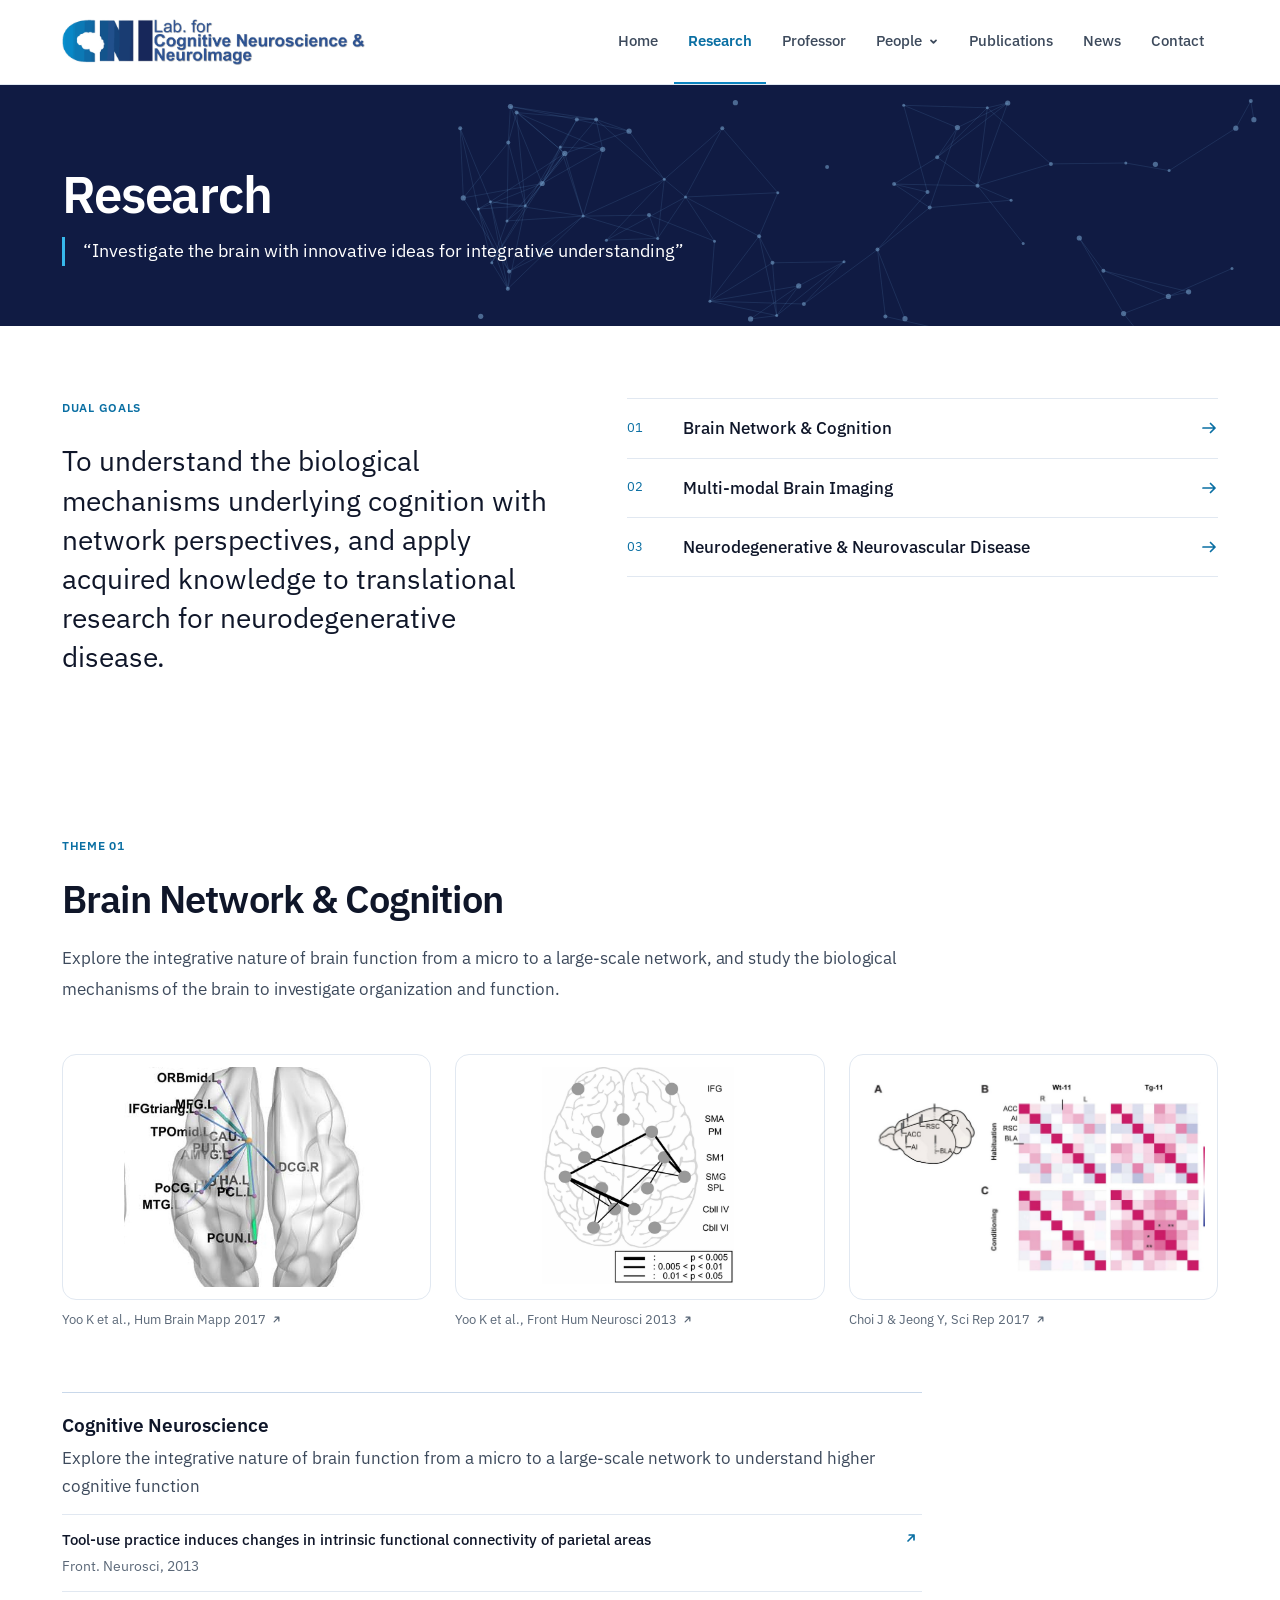
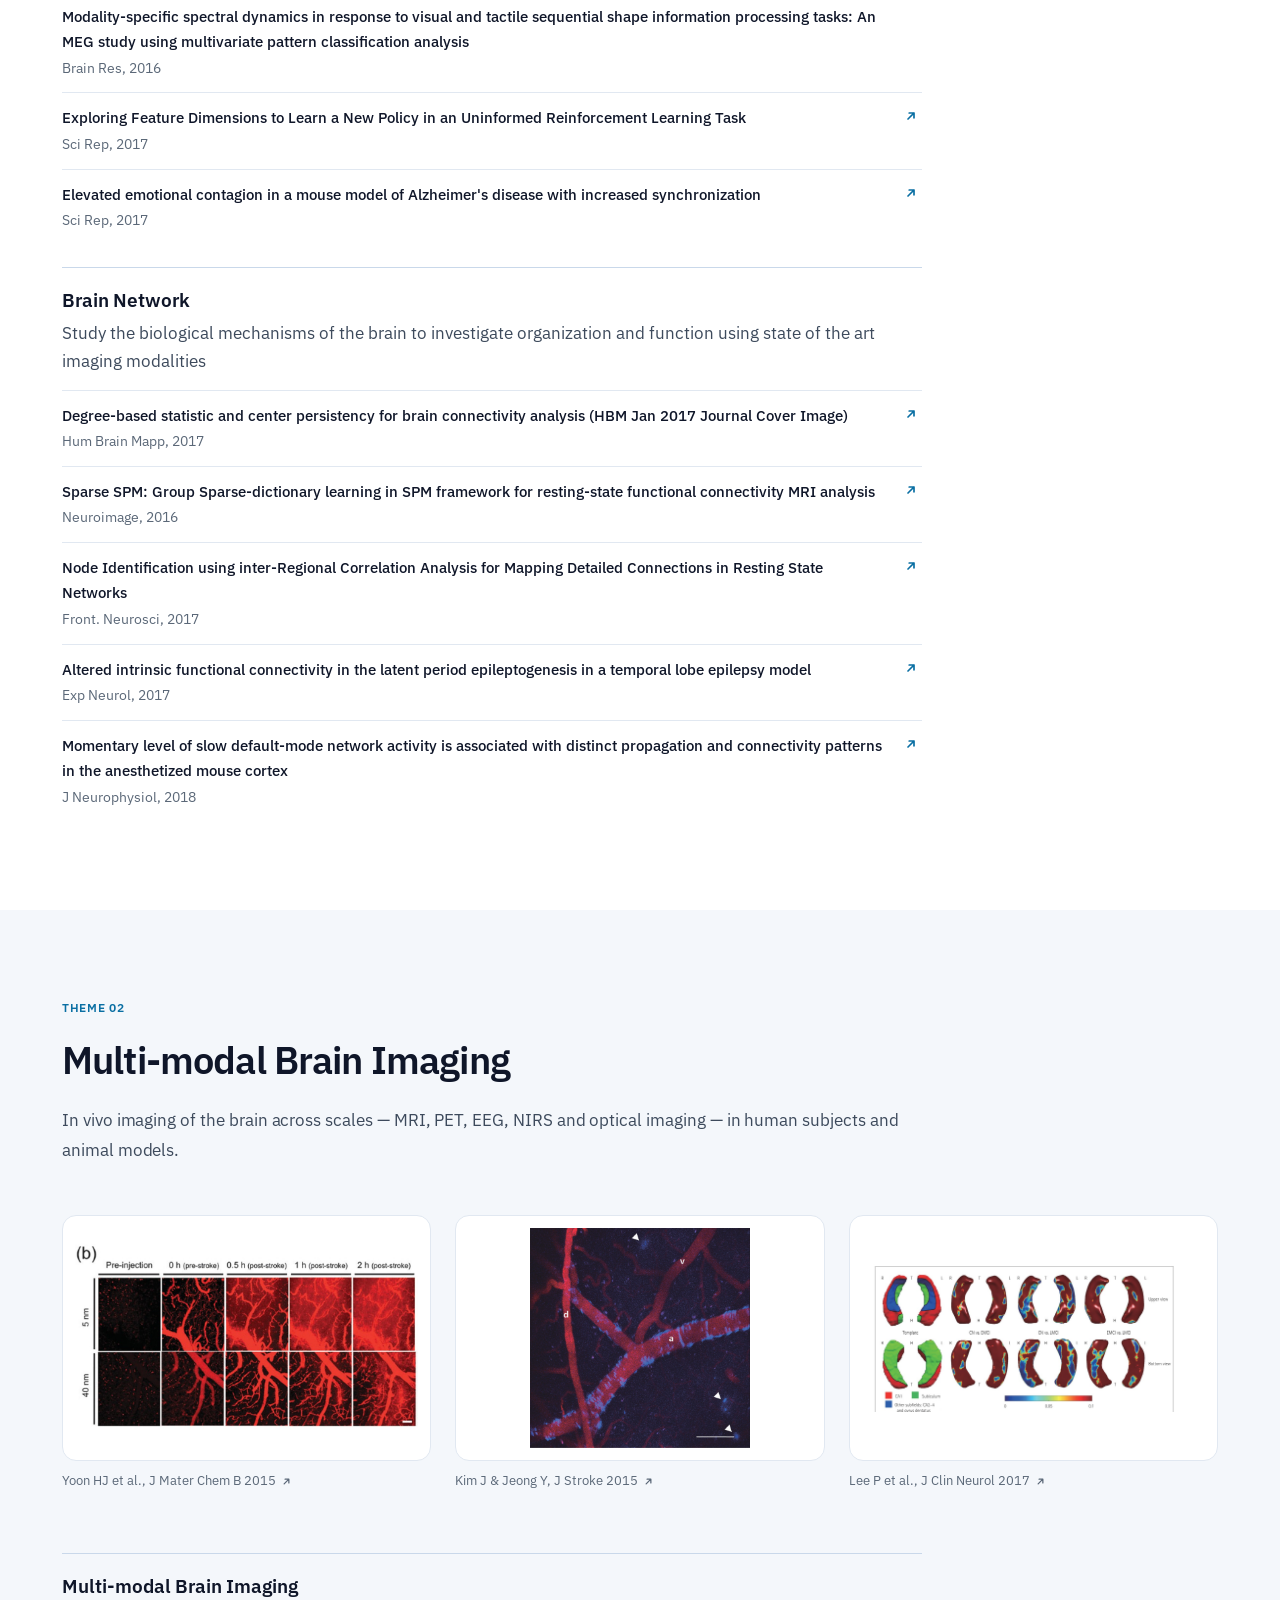
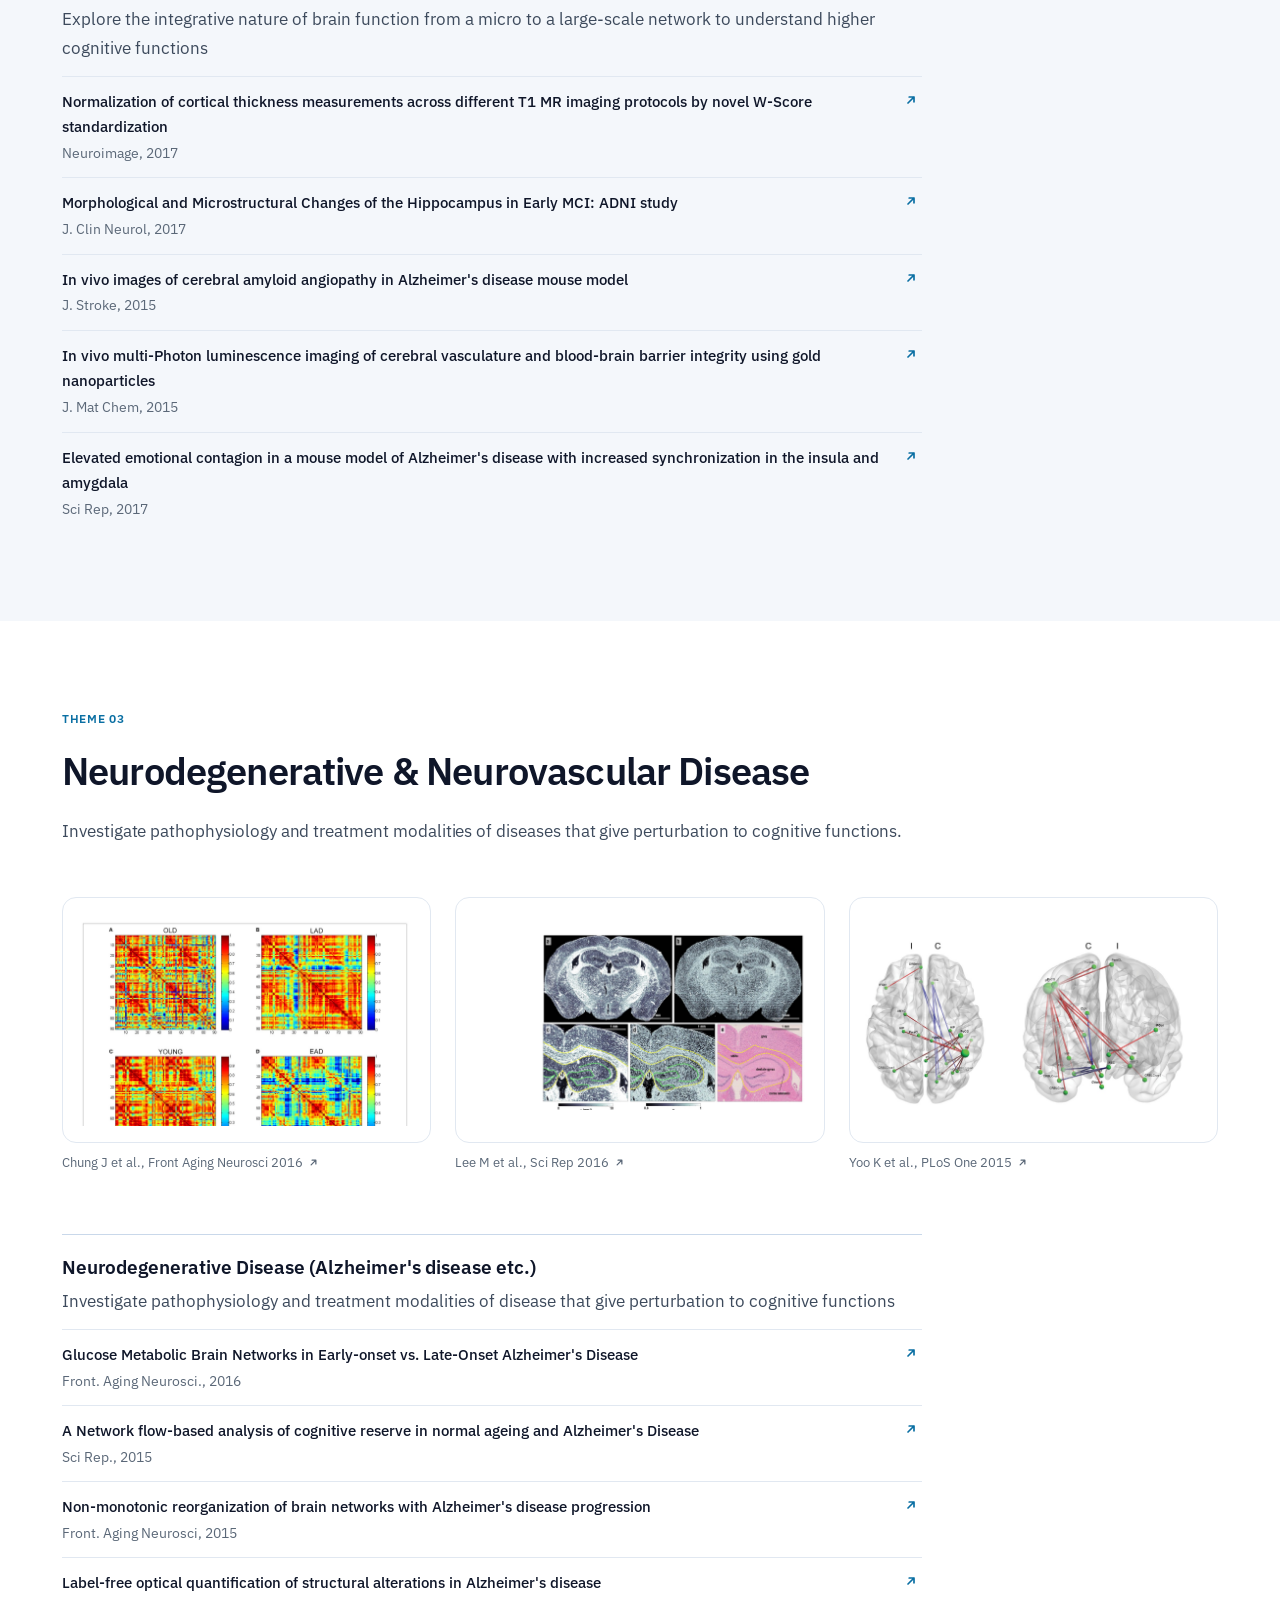
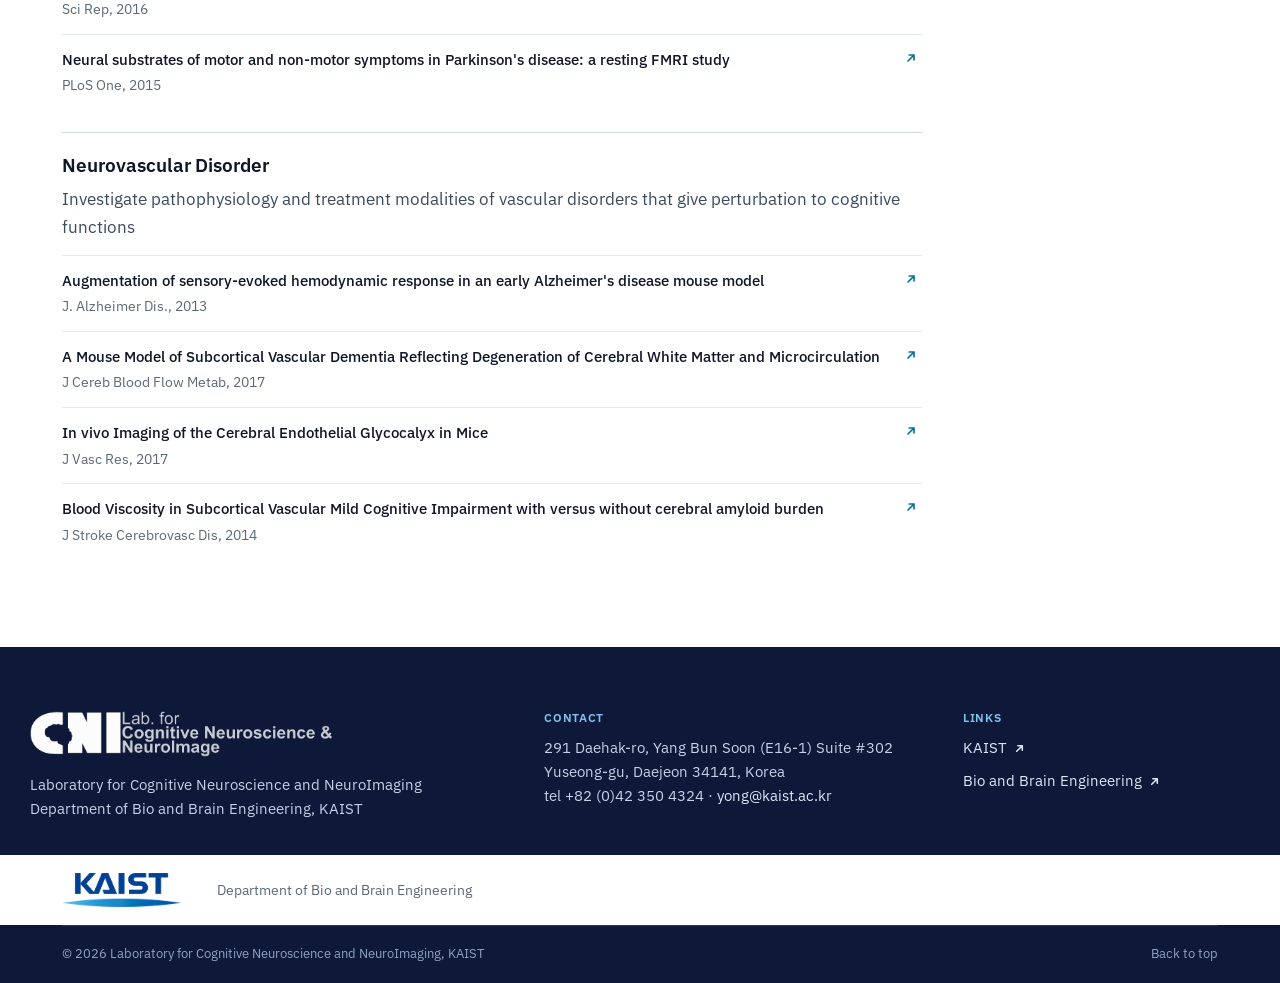
<file: research.html>
<!doctype html>
<html lang="en">
<head>
<meta charset="utf-8">
<meta name="viewport" content="width=device-width, initial-scale=1">
<title>Research — CNI Lab, KAIST</title>
<meta name="description" content="Research themes of the CNI Lab: brain network and cognition, multi-modal brain imaging, neurodegenerative and neurovascular disease.">
<link rel="preconnect" href="https://fonts.googleapis.com"><link rel="preconnect" href="https://fonts.gstatic.com" crossorigin><link href="https://fonts.googleapis.com/css2?family=IBM+Plex+Sans:wght@400;500;600;700&amp;family=IBM+Plex+Sans+KR:wght@400;500;600;700&amp;display=swap" rel="stylesheet">
<link rel="icon" href="data:image/svg+xml,%3Csvg xmlns=%27http://www.w3.org/2000/svg%27 viewBox=%270 0 64 64%27%3E%3Crect width=%2764%27 height=%2764%27 rx=%2714%27 fill=%27%23101B43%27/%3E%3Cg stroke=%27%2337B8EB%27 stroke-width=%272.4%27%3E%3Cpath d=%27M18 22 32 34 46 20M18 22 24 44M32 34 24 44M32 34 46 44M46 20 46 44%27 fill=%27none%27/%3E%3C/g%3E%3Cg fill=%27%2337B8EB%27%3E%3Ccircle cx=%2718%27 cy=%2722%27 r=%274.4%27/%3E%3Ccircle cx=%2732%27 cy=%2734%27 r=%275%27/%3E%3Ccircle cx=%2746%27 cy=%2720%27 r=%274%27/%3E%3Ccircle cx=%2724%27 cy=%2744%27 r=%273.4%27/%3E%3Ccircle cx=%2746%27 cy=%2744%27 r=%273.8%27/%3E%3C/g%3E%3C/svg%3E">
<link rel="stylesheet" href="assets/css/style.css">
</head>
<body id="top">
<header class="site-header">
<div class="wrap header-in">
<a class="brand" href="index.html" aria-label="CNI Lab, KAIST — home">
<img src="assets/img/cni-logo.png" alt="CNI Lab — Laboratory for Cognitive Neuroscience and NeuroImaging" width="410" height="70" referrerpolicy="no-referrer" onerror="if(!this.dataset.fallback){this.dataset.fallback='1';this.src='https://ibrain.kaist.ac.kr/wp-content/uploads/2017/08/cropped-Picture1-2.jpg';}else{this.closest('.brand').classList.add('no-logo');this.remove();}">
<span class="brand-fallback" aria-hidden="true"><span class="wm">CNI</span><span class="brand-sub"><span>Cognitive Neuroscience</span><span>&amp; NeuroImaging Lab · KAIST</span></span></span>
</a>
<nav aria-label="Main">
<button class="nav-toggle" type="button" aria-expanded="false" aria-controls="primary-nav"><span class="sr-only">Menu</span>
<svg aria-hidden="true" viewBox="0 0 22 22"><path d="M3 6h16M3 11h16M3 16h16"/></svg></button>
<ul class="nav" id="primary-nav"><li><a href="index.html">Home</a></li><li><a href="research.html" aria-current="page">Research</a></li><li><a href="professor.html">Professor</a></li><li class="has-sub"><a href="members.html">People<svg class="caret" aria-hidden="true" viewBox="0 0 11 11"><path d="m3 4.4 2.5 2.5L8 4.4"/></svg></a><ul class="subnav"><li><a href="members.html">Members</a></li><li><a href="alumni.html">Alumni</a></li></ul></li><li><a href="publications.html">Publications</a></li><li><a href="news.html">News</a></li><li><a href="contact.html">Contact</a></li></ul>
</nav>
</div>
</header>
<main>
<section class="pagehead">
<div class="art" aria-hidden="true"><svg viewBox="0 0 1440 280" width="1440" height="280" preserveAspectRatio="xMidYMid meet" aria-hidden="true"><g class="bedges"><line x1="882.3" y1="49.2" x2="845.5" y2="118.0"/><line x1="882.3" y1="49.2" x2="937.8" y2="113.7"/><line x1="882.3" y1="49.2" x2="824.3" y2="100.3"/><line x1="1147.3" y1="28.8" x2="1137.5" y2="106.8"/><line x1="1147.3" y1="28.8" x2="1063.7" y2="26.3"/><line x1="1147.3" y1="28.8" x2="1210.9" y2="84.9"/><line x1="1147.3" y1="28.8" x2="1097.2" y2="78.3"/><line x1="1147.3" y1="28.8" x2="1167.7" y2="24.0"/><line x1="1054.1" y1="105.1" x2="1087.5" y2="113.1"/><line x1="1054.1" y1="105.1" x2="1137.5" y2="106.8"/><line x1="1054.1" y1="105.1" x2="1089.7" y2="128.6"/><line x1="1054.1" y1="105.1" x2="1097.2" y2="78.3"/><line x1="667.0" y1="141.9" x2="668.3" y2="63.5"/><line x1="667.0" y1="141.9" x2="743.1" y2="137.1"/><line x1="667.0" y1="141.9" x2="651.8" y2="183.7"/><line x1="667.0" y1="141.9" x2="724.8" y2="74.4"/><line x1="667.0" y1="141.9" x2="685.3" y2="126.8"/><line x1="650.4" y1="122.7" x2="743.1" y2="137.1"/><line x1="650.4" y1="122.7" x2="669.1" y2="192.4"/><line x1="650.4" y1="122.7" x2="638.3" y2="130.0"/><line x1="650.4" y1="122.7" x2="667.8" y2="209.7"/><line x1="650.4" y1="122.7" x2="724.8" y2="74.4"/><line x1="650.4" y1="122.7" x2="685.3" y2="126.8"/><line x1="650.4" y1="122.7" x2="620.2" y2="49.3"/><line x1="676.6" y1="33.6" x2="668.3" y2="63.5"/><line x1="676.6" y1="33.6" x2="756.1" y2="40.4"/><line x1="676.6" y1="33.6" x2="724.8" y2="74.4"/><line x1="676.6" y1="33.6" x2="685.3" y2="126.8"/><line x1="676.6" y1="33.6" x2="762.7" y2="70.3"/><line x1="963.9" y1="225.0" x2="869.9" y2="222.2"/><line x1="963.9" y1="225.0" x2="1004.0" y2="182.7"/><line x1="963.9" y1="225.0" x2="1037.5" y2="170.6"/><line x1="720.3" y1="68.0" x2="736.8" y2="40.6"/><line x1="720.3" y1="68.0" x2="743.1" y2="137.1"/><line x1="720.3" y1="68.0" x2="685.3" y2="126.8"/><line x1="720.3" y1="68.0" x2="762.7" y2="70.3"/><line x1="720.3" y1="68.0" x2="702.2" y2="104.5"/><line x1="1128.2" y1="256.4" x2="1045.4" y2="237.5"/><line x1="1128.2" y1="256.4" x2="1144.2" y2="268.2"/><line x1="1087.5" y1="113.1" x2="1063.7" y2="26.3"/><line x1="1087.5" y1="113.1" x2="1037.5" y2="170.6"/><line x1="1410.8" y1="22.1" x2="1413.9" y2="40.7"/><line x1="1410.8" y1="22.1" x2="1395.8" y2="49.2"/><line x1="736.8" y1="40.6" x2="756.1" y2="40.4"/><line x1="736.8" y1="40.6" x2="670.4" y2="27.5"/><line x1="736.8" y1="40.6" x2="789.1" y2="52.2"/><line x1="736.8" y1="40.6" x2="702.2" y2="104.5"/><line x1="869.9" y1="222.2" x2="874.5" y2="162.2"/><line x1="869.9" y1="222.2" x2="958.7" y2="206.9"/><line x1="869.9" y1="222.2" x2="932.5" y2="183.8"/><line x1="869.9" y1="222.2" x2="936.7" y2="236.6"/><line x1="869.9" y1="222.2" x2="919.1" y2="157.2"/><line x1="766.4" y1="161.2" x2="817.7" y2="159.4"/><line x1="766.4" y1="161.2" x2="845.5" y2="118.0"/><line x1="766.4" y1="161.2" x2="824.3" y2="100.3"/><line x1="1137.5" y1="106.8" x2="1171.1" y2="121.2"/><line x1="1137.5" y1="106.8" x2="1210.9" y2="84.9"/><line x1="1137.5" y1="106.8" x2="1183.2" y2="164.5"/><line x1="1137.5" y1="106.8" x2="1097.2" y2="78.3"/><line x1="1137.5" y1="106.8" x2="1167.7" y2="24.0"/><line x1="1063.7" y1="26.3" x2="1117.4" y2="48.6"/><line x1="668.3" y1="63.5" x2="685.3" y2="126.8"/><line x1="668.3" y1="63.5" x2="623.3" y2="118.9"/><line x1="668.3" y1="63.5" x2="670.4" y2="27.5"/><line x1="1171.1" y1="121.2" x2="1089.7" y2="128.6"/><line x1="874.5" y1="162.2" x2="845.5" y2="118.0"/><line x1="874.5" y1="162.2" x2="809.0" y2="136.1"/><line x1="1263.4" y1="191.7" x2="1239.3" y2="159.0"/><line x1="1263.4" y1="191.7" x2="1348.6" y2="212.8"/><line x1="1263.4" y1="191.7" x2="1328.4" y2="217.4"/><line x1="817.7" y1="159.4" x2="743.1" y2="137.1"/><line x1="817.7" y1="159.4" x2="845.5" y2="118.0"/><line x1="817.7" y1="159.4" x2="809.0" y2="136.1"/><line x1="817.7" y1="159.4" x2="824.3" y2="100.3"/><line x1="1045.4" y1="237.5" x2="1037.5" y2="170.6"/><line x1="1210.9" y1="84.9" x2="1285.8" y2="84.0"/><line x1="958.7" y1="206.9" x2="1004.0" y2="182.7"/><line x1="958.7" y1="206.9" x2="936.7" y2="236.6"/><line x1="958.7" y1="206.9" x2="910.6" y2="239.9"/><line x1="743.1" y1="137.1" x2="669.1" y2="192.4"/><line x1="743.1" y1="137.1" x2="724.8" y2="74.4"/><line x1="743.1" y1="137.1" x2="762.7" y2="70.3"/><line x1="743.1" y1="137.1" x2="809.0" y2="136.1"/><line x1="743.1" y1="137.1" x2="703.9" y2="174.9"/><line x1="743.1" y1="137.1" x2="824.3" y2="100.3"/><line x1="651.8" y1="183.7" x2="638.3" y2="130.0"/><line x1="651.8" y1="183.7" x2="667.8" y2="209.7"/><line x1="651.8" y1="183.7" x2="685.3" y2="126.8"/><line x1="651.8" y1="183.7" x2="702.2" y2="104.5"/><line x1="1239.3" y1="159.0" x2="1283.6" y2="234.6"/><line x1="1329.1" y1="91.6" x2="1285.8" y2="84.0"/><line x1="1329.1" y1="91.6" x2="1395.8" y2="49.2"/><line x1="1089.7" y1="128.6" x2="1037.5" y2="170.6"/><line x1="1089.7" y1="128.6" x2="1117.4" y2="48.6"/><line x1="1300.4" y1="255.6" x2="1283.6" y2="234.6"/><line x1="1004.0" y1="182.7" x2="932.5" y2="183.8"/><line x1="1004.0" y1="182.7" x2="936.7" y2="236.6"/><line x1="669.1" y1="192.4" x2="638.3" y2="130.0"/><line x1="669.1" y1="192.4" x2="667.8" y2="209.7"/><line x1="669.1" y1="192.4" x2="623.3" y2="118.9"/><line x1="669.1" y1="192.4" x2="703.9" y2="174.9"/><line x1="932.5" y1="183.8" x2="936.7" y2="236.6"/><line x1="932.5" y1="183.8" x2="919.1" y2="157.2"/><line x1="638.3" y1="130.0" x2="667.8" y2="209.7"/><line x1="638.3" y1="130.0" x2="685.3" y2="126.8"/><line x1="638.3" y1="130.0" x2="620.2" y2="49.3"/><line x1="638.3" y1="130.0" x2="702.2" y2="104.5"/><line x1="756.1" y1="40.4" x2="762.7" y2="70.3"/><line x1="756.1" y1="40.4" x2="670.4" y2="27.5"/><line x1="756.1" y1="40.4" x2="789.1" y2="52.2"/><line x1="756.1" y1="40.4" x2="702.2" y2="104.5"/><line x1="756.1" y1="40.4" x2="824.3" y2="100.3"/><line x1="667.8" y1="209.7" x2="685.3" y2="126.8"/><line x1="667.8" y1="209.7" x2="703.9" y2="174.9"/><line x1="724.8" y1="74.4" x2="685.3" y2="126.8"/><line x1="724.8" y1="74.4" x2="670.4" y2="27.5"/><line x1="724.8" y1="74.4" x2="789.1" y2="52.2"/><line x1="724.8" y1="74.4" x2="702.2" y2="104.5"/><line x1="936.7" y1="236.6" x2="910.6" y2="239.9"/><line x1="936.7" y1="236.6" x2="919.1" y2="157.2"/><line x1="685.3" y1="126.8" x2="702.2" y2="104.5"/><line x1="1065.0" y1="239.7" x2="1037.5" y2="170.6"/><line x1="1283.6" y1="234.6" x2="1328.4" y2="217.4"/><line x1="845.5" y1="118.0" x2="919.1" y2="157.2"/><line x1="845.5" y1="118.0" x2="937.8" y2="113.7"/><line x1="845.5" y1="118.0" x2="824.3" y2="100.3"/><line x1="762.7" y1="70.3" x2="702.2" y2="104.5"/><line x1="1097.2" y1="78.3" x2="1167.7" y2="24.0"/><line x1="1097.2" y1="78.3" x2="1117.4" y2="48.6"/><line x1="623.3" y1="118.9" x2="620.2" y2="49.3"/><line x1="623.3" y1="118.9" x2="702.2" y2="104.5"/><line x1="919.1" y1="157.2" x2="937.8" y2="113.7"/><line x1="1392.0" y1="189.5" x2="1328.4" y2="217.4"/><line x1="1167.7" y1="24.0" x2="1117.4" y2="48.6"/><line x1="1348.6" y1="212.8" x2="1328.4" y2="217.4"/><line x1="670.4" y1="27.5" x2="702.2" y2="104.5"/><line x1="789.1" y1="52.2" x2="824.3" y2="100.3"/></g><g class="bnodes"><circle class="dot" cx="882.3" cy="49.2" r="2"/><circle class="dot" cx="1147.3" cy="28.8" r="1.5"/><circle class="dot" cx="1054.1" cy="105.1" r="2"/><circle class="dot" cx="667.0" cy="141.9" r="1.5"/><circle class="dot" cx="650.4" cy="122.7" r="1.5"/><circle class="dot" cx="676.6" cy="33.6" r="2"/><circle class="dot" cx="963.9" cy="225.0" r="2"/><circle class="dot" cx="720.3" cy="68.0" r="1.5"/><circle class="dot" cx="1128.2" cy="256.4" r="2"/><circle class="dot" cx="1087.5" cy="113.1" r="2"/><circle class="dot" cx="1410.8" cy="22.1" r="2"/><circle class="dot" cx="1315.4" cy="85.3" r="2.6"/><circle class="dot" cx="736.8" cy="40.6" r="2"/><circle class="dot" cx="869.9" cy="222.2" r="1.5"/><circle class="dot" cx="766.4" cy="161.2" r="1.5"/><circle class="dot" cx="1137.5" cy="106.8" r="2"/><circle class="dot" cx="1063.7" cy="26.3" r="1.5"/><circle class="dot" cx="668.3" cy="63.5" r="2"/><circle class="dot" cx="1171.1" cy="121.2" r="1.5"/><circle class="dot" cx="874.5" cy="162.2" r="1.5"/><circle class="dot" cx="987.1" cy="87.9" r="2"/><circle class="dot" cx="1263.4" cy="191.7" r="2"/><circle class="dot" cx="817.7" cy="159.4" r="1.5"/><circle class="dot" cx="1045.4" cy="237.5" r="2"/><circle class="dot" cx="1210.9" cy="84.9" r="2"/><circle class="dot" cx="1413.9" cy="40.7" r="2.6"/><circle class="dot" cx="958.7" cy="206.9" r="2.6"/><circle class="dot" cx="743.1" cy="137.1" r="1.5"/><circle class="dot" cx="651.8" cy="183.7" r="1.5"/><circle class="dot" cx="1239.3" cy="159.0" r="2.6"/><circle class="dot" cx="1329.1" cy="91.6" r="1.5"/><circle class="dot" cx="1183.2" cy="164.5" r="1.5"/><circle class="dot" cx="1089.7" cy="128.6" r="2"/><circle class="dot" cx="1300.4" cy="255.6" r="1.5"/><circle class="dot" cx="1004.0" cy="182.7" r="1.5"/><circle class="dot" cx="669.1" cy="192.4" r="2"/><circle class="dot" cx="1144.2" cy="268.2" r="2.6"/><circle class="dot" cx="1285.8" cy="84.0" r="1.5"/><circle class="dot" cx="932.5" cy="183.8" r="2"/><circle class="dot" cx="638.3" cy="130.0" r="1.5"/><circle class="dot" cx="756.1" cy="40.4" r="2"/><circle class="dot" cx="667.8" cy="209.7" r="2"/><circle class="dot" cx="724.8" cy="74.4" r="2.6"/><circle class="dot" cx="936.7" cy="236.6" r="1.5"/><circle class="dot" cx="685.3" cy="126.8" r="1.5"/><circle class="dot" cx="1065.0" cy="239.7" r="2.6"/><circle class="dot" cx="1283.6" cy="234.6" r="2.6"/><circle class="dot" cx="845.5" cy="118.0" r="1.5"/><circle class="dot" cx="910.6" cy="239.9" r="2.6"/><circle class="dot" cx="1395.8" cy="49.2" r="2.6"/><circle class="dot" cx="762.7" cy="70.3" r="2.6"/><circle class="dot" cx="809.0" cy="136.1" r="2"/><circle class="dot" cx="1097.2" cy="78.3" r="2"/><circle class="dot" cx="623.3" cy="118.9" r="2.6"/><circle class="dot" cx="919.1" cy="157.2" r="2"/><circle class="dot" cx="1392.0" cy="189.5" r="1.5"/><circle class="dot" cx="1037.5" cy="170.6" r="2"/><circle class="dot" cx="1167.7" cy="24.0" r="2.6"/><circle class="dot" cx="1348.6" cy="212.8" r="2.6"/><circle class="dot" cx="1328.4" cy="217.4" r="2.6"/><circle class="dot" cx="937.8" cy="113.7" r="1.5"/><circle class="dot" cx="703.9" cy="174.9" r="1.5"/><circle class="dot" cx="670.4" cy="27.5" r="2.6"/><circle class="dot" cx="789.1" cy="52.2" r="2.6"/><circle class="dot" cx="895.4" cy="23.7" r="2.6"/><circle class="dot" cx="620.2" cy="49.3" r="2"/><circle class="dot" cx="702.2" cy="104.5" r="2.6"/><circle class="dot" cx="640.7" cy="237.3" r="2.6"/><circle class="dot" cx="1117.4" cy="48.6" r="2.6"/><circle class="dot" cx="824.3" cy="100.3" r="1.5"/></g></svg></div>
<div class="wrap">
<h1>Research</h1>
<p>&ldquo;Investigate the brain with innovative ideas for integrative understanding&rdquo;</p>
</div>
</section>
<section class="section section--tight">
<div class="wrap two-col">
<div class="col-text">
<p class="eyebrow">Dual goals</p>
<p style="font-family:var(--serif);font-size:28px;line-height:1.4">To understand the biological mechanisms underlying cognition with network perspectives, and apply acquired knowledge to translational research for neurodegenerative disease.</p>
</div>
<nav class="jump" aria-label="Research themes"><a href="#network"><span class="n">01</span><span>Brain Network &amp; Cognition</span><svg aria-hidden="true" viewBox="0 0 18 18"><path d="M3 9h12M10.5 4.5 15 9l-4.5 4.5"/></svg></a><a href="#imaging"><span class="n">02</span><span>Multi-modal Brain Imaging</span><svg aria-hidden="true" viewBox="0 0 18 18"><path d="M3 9h12M10.5 4.5 15 9l-4.5 4.5"/></svg></a><a href="#disease"><span class="n">03</span><span>Neurodegenerative &amp; Neurovascular Disease</span><svg aria-hidden="true" viewBox="0 0 18 18"><path d="M3 9h12M10.5 4.5 15 9l-4.5 4.5"/></svg></a></nav>
</div>
</section>
<section class="theme" id="network">
<div class="wrap theme-grid">
<div class="theme-body">
<p class="eyebrow">Theme 01</p>
<h2>Brain Network &amp; Cognition</h2>
<p class="body-text">Explore the integrative nature of brain function from a micro to a large-scale network, and study the biological mechanisms of the brain to investigate organization and function.</p><div class="rfigs"><div class="rfig-row"><figure class="rfig"><div class="rfig-img"><img src="assets/img/research/fig-hbm2017-dbs.jpg" alt="Connectivity cluster centred on the left caudate in Alzheimer&#8217;s disease" loading="lazy"></div><figcaption><a class="src" href="https://doi.org/10.1002/hbm.23352" rel="noopener" target="_blank">Yoo K et al., Hum Brain Mapp 2017<svg aria-hidden="true" viewBox="0 0 14 14"><path d="M4 10 10 4M5.2 4H10v4.8"/></svg></a></figcaption></figure><figure class="rfig"><div class="rfig-img"><img src="assets/img/research/fig-fnhum2013-tooluse.jpg" alt="Changes in intrinsic functional connectivity among tool-use-related regions" loading="lazy"></div><figcaption><a class="src" href="https://doi.org/10.3389/fnhum.2013.00049" rel="noopener" target="_blank">Yoo K et al., Front Hum Neurosci 2013<svg aria-hidden="true" viewBox="0 0 14 14"><path d="M4 10 10 4M5.2 4H10v4.8"/></svg></a></figcaption></figure><figure class="rfig"><div class="rfig-img"><img src="assets/img/research/fig-srep2017-contagion.jpg" alt="Cross-correlation between insula and amygdala during observational fear" loading="lazy"></div><figcaption><a class="src" href="https://doi.org/10.1038/srep46262" rel="noopener" target="_blank">Choi J &amp; Jeong Y, Sci Rep 2017<svg aria-hidden="true" viewBox="0 0 14 14"><path d="M4 10 10 4M5.2 4H10v4.8"/></svg></a></figcaption></figure></div></div>
<div class="area">
<h3>Cognitive Neuroscience</h3>
<p class="desc">Explore the integrative nature of brain function from a micro to a large-scale network to understand higher cognitive function</p>
<a class="paper" href="https://doi.org/10.3389/fnhum.2013.00049" rel="noopener"><span><span class="pt">Tool-use practice induces changes in intrinsic functional connectivity of parietal areas</span><br><span class="pv">Front. Neurosci, 2013</span></span><svg aria-hidden="true" viewBox="0 0 14 14"><path d="M4 10 10 4M5.2 4H10v4.8"/></svg></a><div class="paper"><span><span class="pt">Modality-specific spectral dynamics in response to visual and tactile sequential shape information processing tasks: An MEG study using multivariate pattern classification analysis</span><br><span class="pv">Brain Res, 2016</span></span><span></span></div><a class="paper" href="https://doi.org/10.1038/s41598-017-17687-2" rel="noopener"><span><span class="pt">Exploring Feature Dimensions to Learn a New Policy in an Uninformed Reinforcement Learning Task</span><br><span class="pv">Sci Rep, 2017</span></span><svg aria-hidden="true" viewBox="0 0 14 14"><path d="M4 10 10 4M5.2 4H10v4.8"/></svg></a><a class="paper" href="https://doi.org/10.1038/srep46262" rel="noopener"><span><span class="pt">Elevated emotional contagion in a mouse model of Alzheimer's disease with increased synchronization</span><br><span class="pv">Sci Rep, 2017</span></span><svg aria-hidden="true" viewBox="0 0 14 14"><path d="M4 10 10 4M5.2 4H10v4.8"/></svg></a>
</div><div class="area">
<h3>Brain Network</h3>
<p class="desc">Study the biological mechanisms of the brain to investigate organization and function using state of the art imaging modalities</p>
<a class="paper" href="https://doi.org/10.1002/hbm.23352" rel="noopener"><span><span class="pt">Degree-based statistic and center persistency for brain connectivity analysis (HBM Jan 2017 Journal Cover Image)</span><br><span class="pv">Hum Brain Mapp, 2017</span></span><svg aria-hidden="true" viewBox="0 0 14 14"><path d="M4 10 10 4M5.2 4H10v4.8"/></svg></a><a class="paper" href="https://doi.org/10.1016/j.neuroimage.2015.10.081" rel="noopener"><span><span class="pt">Sparse SPM: Group Sparse-dictionary learning in SPM framework for resting-state functional connectivity MRI analysis</span><br><span class="pv">Neuroimage, 2016</span></span><svg aria-hidden="true" viewBox="0 0 14 14"><path d="M4 10 10 4M5.2 4H10v4.8"/></svg></a><a class="paper" href="https://doi.org/10.3389/fnins.2017.00238" rel="noopener"><span><span class="pt">Node Identification using inter-Regional Correlation Analysis for Mapping Detailed Connections in Resting State Networks</span><br><span class="pv">Front. Neurosci, 2017</span></span><svg aria-hidden="true" viewBox="0 0 14 14"><path d="M4 10 10 4M5.2 4H10v4.8"/></svg></a><a class="paper" href="https://doi.org/10.1016/j.expneurol.2017.07.007" rel="noopener"><span><span class="pt">Altered intrinsic functional connectivity in the latent period epileptogenesis in a temporal lobe epilepsy model</span><br><span class="pv">Exp Neurol, 2017</span></span><svg aria-hidden="true" viewBox="0 0 14 14"><path d="M4 10 10 4M5.2 4H10v4.8"/></svg></a><a class="paper" href="https://doi.org/10.1152/jn.00163.2017" rel="noopener"><span><span class="pt">Momentary level of slow default-mode network activity is associated with distinct propagation and connectivity patterns in the anesthetized mouse cortex</span><br><span class="pv">J Neurophysiol, 2018</span></span><svg aria-hidden="true" viewBox="0 0 14 14"><path d="M4 10 10 4M5.2 4H10v4.8"/></svg></a>
</div>
</div>

</div>
</section><section class="theme theme--flip" id="imaging">
<div class="wrap theme-grid">
<div class="theme-body">
<p class="eyebrow">Theme 02</p>
<h2>Multi-modal Brain Imaging</h2>
<p class="body-text">In vivo imaging of the brain across scales &mdash; MRI, PET, EEG, NIRS and optical imaging &mdash; in human subjects and animal models.</p><div class="rfigs"><div class="rfig-row"><figure class="rfig"><div class="rfig-img"><img src="assets/img/research/fig-jmcb2015-mpl.jpg" alt="Multi-photon luminescence imaging of cortical vasculature before and after stroke" loading="lazy"></div><figcaption><a class="src" href="https://doi.org/10.1039/C4TB01759E" rel="noopener" target="_blank">Yoon HJ et al., J Mater Chem B 2015<svg aria-hidden="true" viewBox="0 0 14 14"><path d="M4 10 10 4M5.2 4H10v4.8"/></svg></a></figcaption></figure><figure class="rfig"><div class="rfig-img"><img src="assets/img/research/fig-jos2015-caa.jpg" alt="In vivo multi-photon image of cerebral amyloid angiopathy in an AD mouse model" loading="lazy"></div><figcaption><a class="src" href="https://doi.org/10.5853/jos.2015.17.1.87" rel="noopener" target="_blank">Kim J &amp; Jeong Y, J Stroke 2015<svg aria-hidden="true" viewBox="0 0 14 14"><path d="M4 10 10 4M5.2 4H10v4.8"/></svg></a></figcaption></figure><figure class="rfig"><div class="rfig-img"><img src="assets/img/research/fig-jcn2017-hippocampus.jpg" alt="Hippocampal subfield surface atrophy across early and late MCI" loading="lazy"></div><figcaption><a class="src" href="https://doi.org/10.3988/jcn.2017.13.2.144" rel="noopener" target="_blank">Lee P et al., J Clin Neurol 2017<svg aria-hidden="true" viewBox="0 0 14 14"><path d="M4 10 10 4M5.2 4H10v4.8"/></svg></a></figcaption></figure></div></div>
<div class="area">
<h3>Multi-modal Brain Imaging</h3>
<p class="desc">Explore the integrative nature of brain function from a micro to a large-scale network to understand higher cognitive functions</p>
<a class="paper" href="https://doi.org/10.1016/j.neuroimage.2017.07.053" rel="noopener"><span><span class="pt">Normalization of cortical thickness measurements across different T1 MR imaging protocols by novel W-Score standardization</span><br><span class="pv">Neuroimage, 2017</span></span><svg aria-hidden="true" viewBox="0 0 14 14"><path d="M4 10 10 4M5.2 4H10v4.8"/></svg></a><a class="paper" href="https://doi.org/10.3988/jcn.2017.13.2.144" rel="noopener"><span><span class="pt">Morphological and Microstructural Changes of the Hippocampus in Early MCI: ADNI study</span><br><span class="pv">J. Clin Neurol, 2017</span></span><svg aria-hidden="true" viewBox="0 0 14 14"><path d="M4 10 10 4M5.2 4H10v4.8"/></svg></a><a class="paper" href="https://doi.org/10.5853/jos.2015.17.1.87" rel="noopener"><span><span class="pt">In vivo images of cerebral amyloid angiopathy in Alzheimer's disease mouse model</span><br><span class="pv">J. Stroke, 2015</span></span><svg aria-hidden="true" viewBox="0 0 14 14"><path d="M4 10 10 4M5.2 4H10v4.8"/></svg></a><a class="paper" href="https://doi.org/10.1039/C4TB01759E" rel="noopener"><span><span class="pt">In vivo multi-Photon luminescence imaging of cerebral vasculature and blood-brain barrier integrity using gold nanoparticles</span><br><span class="pv">J. Mat Chem, 2015</span></span><svg aria-hidden="true" viewBox="0 0 14 14"><path d="M4 10 10 4M5.2 4H10v4.8"/></svg></a><a class="paper" href="https://doi.org/10.1038/srep46262" rel="noopener"><span><span class="pt">Elevated emotional contagion in a mouse model of Alzheimer's disease with increased synchronization in the insula and amygdala</span><br><span class="pv">Sci Rep, 2017</span></span><svg aria-hidden="true" viewBox="0 0 14 14"><path d="M4 10 10 4M5.2 4H10v4.8"/></svg></a>
</div>
</div>

</div>
</section><section class="theme" id="disease">
<div class="wrap theme-grid">
<div class="theme-body">
<p class="eyebrow">Theme 03</p>
<h2>Neurodegenerative &amp; Neurovascular Disease</h2>
<p class="body-text">Investigate pathophysiology and treatment modalities of diseases that give perturbation to cognitive functions.</p><div class="rfigs"><div class="rfig-row"><figure class="rfig"><div class="rfig-img"><img src="assets/img/research/fig-fnagi2016-eoad.jpg" alt="Glucose metabolic connectivity matrices in early-onset and late-onset AD" loading="lazy"></div><figcaption><a class="src" href="https://doi.org/10.3389/fnagi.2016.00159" rel="noopener" target="_blank">Chung J et al., Front Aging Neurosci 2016<svg aria-hidden="true" viewBox="0 0 14 14"><path d="M4 10 10 4M5.2 4H10v4.8"/></svg></a></figcaption></figure><figure class="rfig"><div class="rfig-img"><img src="assets/img/research/fig-srep2016-labelfree.jpg" alt="Label-free optical scattering maps of brain tissue in Alzheimer&#8217;s disease" loading="lazy"></div><figcaption><a class="src" href="https://doi.org/10.1038/srep31034" rel="noopener" target="_blank">Lee M et al., Sci Rep 2016<svg aria-hidden="true" viewBox="0 0 14 14"><path d="M4 10 10 4M5.2 4H10v4.8"/></svg></a></figcaption></figure><figure class="rfig"><div class="rfig-img"><img src="assets/img/research/fig-plosone2015-pd.jpg" alt="Functional connectivity correlated with motor symptom severity in Parkinson&#8217;s disease" loading="lazy"></div><figcaption><a class="src" href="https://doi.org/10.1371/journal.pone.0125455" rel="noopener" target="_blank">Yoo K et al., PLoS One 2015<svg aria-hidden="true" viewBox="0 0 14 14"><path d="M4 10 10 4M5.2 4H10v4.8"/></svg></a></figcaption></figure></div></div>
<div class="area">
<h3>Neurodegenerative Disease (Alzheimer's disease etc.)</h3>
<p class="desc">Investigate pathophysiology and treatment modalities of disease that give perturbation to cognitive functions</p>
<a class="paper" href="https://doi.org/10.3389/fnagi.2016.00159" rel="noopener"><span><span class="pt">Glucose Metabolic Brain Networks in Early-onset vs. Late-Onset Alzheimer's Disease</span><br><span class="pv">Front. Aging Neurosci., 2016</span></span><svg aria-hidden="true" viewBox="0 0 14 14"><path d="M4 10 10 4M5.2 4H10v4.8"/></svg></a><a class="paper" href="https://doi.org/10.1038/srep10057" rel="noopener"><span><span class="pt">A Network flow-based analysis of cognitive reserve in normal ageing and Alzheimer's Disease</span><br><span class="pv">Sci Rep., 2015</span></span><svg aria-hidden="true" viewBox="0 0 14 14"><path d="M4 10 10 4M5.2 4H10v4.8"/></svg></a><a class="paper" href="https://doi.org/10.3389/fnagi.2015.00111" rel="noopener"><span><span class="pt">Non-monotonic reorganization of brain networks with Alzheimer's disease progression</span><br><span class="pv">Front. Aging Neurosci, 2015</span></span><svg aria-hidden="true" viewBox="0 0 14 14"><path d="M4 10 10 4M5.2 4H10v4.8"/></svg></a><a class="paper" href="https://doi.org/10.1038/srep31034" rel="noopener"><span><span class="pt">Label-free optical quantification of structural alterations in Alzheimer's disease</span><br><span class="pv">Sci Rep, 2016</span></span><svg aria-hidden="true" viewBox="0 0 14 14"><path d="M4 10 10 4M5.2 4H10v4.8"/></svg></a><a class="paper" href="https://doi.org/10.1371/journal.pone.0125455" rel="noopener"><span><span class="pt">Neural substrates of motor and non-motor symptoms in Parkinson's disease: a resting FMRI study</span><br><span class="pv">PLoS One, 2015</span></span><svg aria-hidden="true" viewBox="0 0 14 14"><path d="M4 10 10 4M5.2 4H10v4.8"/></svg></a>
</div><div class="area">
<h3>Neurovascular Disorder</h3>
<p class="desc">Investigate pathophysiology and treatment modalities of vascular disorders that give perturbation to cognitive functions</p>
<a class="paper" href="https://doi.org/10.3233/JAD-121900" rel="noopener"><span><span class="pt">Augmentation of sensory-evoked hemodynamic response in an early Alzheimer's disease mouse model</span><br><span class="pv">J. Alzheimer Dis., 2013</span></span><svg aria-hidden="true" viewBox="0 0 14 14"><path d="M4 10 10 4M5.2 4H10v4.8"/></svg></a><a class="paper" href="https://doi.org/10.1177/0271678X17736963" rel="noopener"><span><span class="pt">A Mouse Model of Subcortical Vascular Dementia Reflecting Degeneration of Cerebral White Matter and Microcirculation</span><br><span class="pv">J Cereb Blood Flow Metab, 2017</span></span><svg aria-hidden="true" viewBox="0 0 14 14"><path d="M4 10 10 4M5.2 4H10v4.8"/></svg></a><a class="paper" href="https://doi.org/10.1159/000457799" rel="noopener"><span><span class="pt">In vivo Imaging of the Cerebral Endothelial Glycocalyx in Mice</span><br><span class="pv">J Vasc Res, 2017</span></span><svg aria-hidden="true" viewBox="0 0 14 14"><path d="M4 10 10 4M5.2 4H10v4.8"/></svg></a><a class="paper" href="https://doi.org/10.1016/j.jstrokecerebrovasdis.2013.08.004" rel="noopener"><span><span class="pt">Blood Viscosity in Subcortical Vascular Mild Cognitive Impairment with versus without cerebral amyloid burden</span><br><span class="pv">J Stroke Cerebrovasc Dis, 2014</span></span><svg aria-hidden="true" viewBox="0 0 14 14"><path d="M4 10 10 4M5.2 4H10v4.8"/></svg></a>
</div>
</div>

</div>
</section>
</main>
<footer class="site-footer">
<div class="wrap footer-in">
<div>
<div class="foot-brand"><img src="assets/img/cni-logo-white.png" alt="CNI Lab — Laboratory for Cognitive Neuroscience and NeuroImaging" width="641" height="110"></div>
<p>Laboratory for Cognitive Neuroscience and NeuroImaging<br>Department of Bio and Brain Engineering, KAIST</p>
</div>
<div>
<h4>Contact</h4>
<p>291 Daehak-ro, Yang Bun Soon (E16-1) Suite #302<br>Yuseong-gu, Daejeon 34141, Korea<br>
tel +82 (0)42 350 4324 · <a href="mailto:yong@kaist.ac.kr">yong@kaist.ac.kr</a></p>
</div>
<div>
<h4>Links</h4>
<ul class="foot-links">
<li><a href="https://www.kaist.ac.kr" rel="noopener">KAIST<svg aria-hidden="true" viewBox="0 0 14 14"><path d="M4 10 10 4M5.2 4H10v4.8"/></svg></a></li>
<li><a href="https://bioeng.kaist.ac.kr" rel="noopener">Bio and Brain Engineering<svg aria-hidden="true" viewBox="0 0 14 14"><path d="M4 10 10 4M5.2 4H10v4.8"/></svg></a></li>
</ul>
</div>
</div>
<div class="logo-strip"><div class="wrap">
<a href="https://www.kaist.ac.kr" rel="noopener" class="kaist-logo"><img src="assets/img/kaist-logo.png" alt="KAIST" width="630" height="180" onerror="this.closest('a').classList.add('no-logo');this.remove();"><span class="kaist-fallback">KAIST</span></a>
<a href="https://bioeng.kaist.ac.kr" rel="noopener">Department of Bio and Brain Engineering</a>
</div></div>
<div class="wrap"><div class="copy"><span>&copy; 2026 Laboratory for Cognitive Neuroscience and NeuroImaging, KAIST</span>
<a href="#top">Back to top</a></div></div>
</footer>
<script src="assets/js/site.js"></script>
</body>
</html>
</file>
<file: assets/css/style.css>
/* CNI Lab — KAIST : site styles
   Palette derived from the lab logo (navy #101B43 → cerulean #0C84C0). */
:root{
  --navy:#101B43; --navy-800:#16255A; --navy-700:#1B3A73; --blue:#1F5FA8;
  --cerulean:#0C84C0; --sky:#37B8EB; --link:#0A6FA3; --link-dark:#07537A;
  --tint:#E6F2FA; --mist:#F4F7FB; --line:#E1E8F1; --line-strong:#C9D8EA;
  --ink:#0F1629; --body:#3D4A5C; --muted:#5B6878; --ph:#6B7787; --amber:#E9A23B;
  --serif:'IBM Plex Sans','IBM Plex Sans KR',-apple-system,BlinkMacSystemFont,'Segoe UI',sans-serif;
  --sans:'IBM Plex Sans','IBM Plex Sans KR',-apple-system,BlinkMacSystemFont,'Segoe UI',sans-serif;
  --mono:'IBM Plex Sans','IBM Plex Sans KR',-apple-system,BlinkMacSystemFont,'Segoe UI',sans-serif;
  --wrap:1220px;
}
*,*::before,*::after{box-sizing:border-box}
html{scroll-behavior:smooth;scroll-padding-top:90px;-webkit-text-size-adjust:100%}
body{margin:0;background:#fff;color:var(--ink);font-family:var(--sans);font-size:16px;line-height:1.6;
  -webkit-font-smoothing:antialiased}
img{max-width:100%;height:auto;display:block}
a{color:var(--link);text-decoration:none}
a:hover{color:var(--link-dark)}
h1,h2,h3,h4{font-family:var(--serif);font-weight:600;letter-spacing:-.015em;line-height:1.14;margin:0;
  text-wrap:balance}
p{margin:0}
ul{margin:0;padding:0;list-style:none}
:focus-visible{outline:2px solid var(--cerulean);outline-offset:3px;border-radius:4px}
.wrap{max-width:var(--wrap);margin:0 auto;padding:0 32px}
.eyebrow{font-family:var(--mono);font-size:12.5px;font-weight:500;letter-spacing:.14em;text-transform:uppercase;color:var(--link)}
.eyebrow--light{color:#7FC4EC}
.lead{font-size:18px;line-height:1.7;color:var(--body)}
.sr-only{position:absolute;width:1px;height:1px;overflow:hidden;clip:rect(0 0 0 0);white-space:nowrap}

/* ---------- header ---------- */
.site-header{position:sticky;top:0;z-index:60;background:#fff;border-bottom:1px solid var(--line)}
.header-in{display:flex;align-items:center;justify-content:space-between;gap:24px;height:84px}
.brand{display:flex;align-items:center;gap:14px}
.brand img{height:38px;width:auto}
.brand .brand-fallback{font-family:var(--serif);font-size:30px;font-weight:700;color:var(--navy)}
.nav{display:flex;align-items:center;gap:2px}
.nav>li{position:relative}
.nav>li>a{display:flex;align-items:center;gap:6px;height:84px;padding:0 14px;font-size:15px;font-weight:500;
  color:var(--body);border-bottom:2px solid transparent}
.nav>li>a:hover{color:var(--ink)}
.nav>li>a[aria-current="page"],.nav>li.is-active>a{color:var(--link);font-weight:600;border-bottom-color:var(--cerulean)}
.nav .caret{width:11px;height:11px;flex:none;fill:none;stroke:currentColor;stroke-width:1.8;stroke-linecap:round;stroke-linejoin:round}
.subnav{position:absolute;top:78px;left:6px;min-width:206px;padding:8px;background:#fff;border:1px solid var(--line);
  border-radius:14px;box-shadow:0 18px 40px rgba(16,27,67,.13);opacity:0;visibility:hidden;transform:translateY(-6px);
  transition:.16s ease}
.has-sub:hover .subnav,.has-sub:focus-within .subnav{opacity:1;visibility:visible;transform:none}
.subnav a{display:block;padding:11px 14px;border-radius:9px;font-size:15px;color:var(--ink)}
.subnav a:hover{background:var(--tint)}
.nav-toggle{display:none;align-items:center;justify-content:center;width:46px;height:46px;border:1px solid var(--line);
  border-radius:11px;background:#fff;cursor:pointer}
.nav-toggle svg{width:22px;height:22px;stroke:var(--ink);stroke-width:1.7;fill:none;stroke-linecap:round}

/* ---------- hero ---------- */
.hero{position:relative;background:var(--navy);color:#fff;overflow:hidden}
.hero-in{display:grid;grid-template-columns:minmax(0,1fr) 820px;align-items:center;gap:24px;min-height:660px;padding-block:72px 88px}
.hero-copy{max-width:600px;display:flex;flex-direction:column;gap:26px}
.hero h1{font-size:clamp(38px,4.4vw,64px);font-weight:600;color:#fff;line-height:1.06}
.hero h1 em{font-style:normal;color:#7FD0F5;font-weight:600}
.hero p{font-size:18px;line-height:1.68;color:#C3D2E8;max-width:520px}
.hero-art{position:relative;justify-self:end;margin-right:-60px}
.hero-art svg{width:820px;height:680px}
.hero-label{position:absolute;font-family:var(--mono);font-size:11.5px;letter-spacing:.13em;text-transform:uppercase;color:#8FB6DD}
.hero-label--macro{top:36px;left:84px}
.hero-label--micro{bottom:26px;right:26px;width:300px;text-align:center}
.hero-cta{display:flex;flex-wrap:wrap;align-items:center;gap:24px}
.scroll-cue{display:flex;align-items:center;gap:12px;font-family:var(--mono);font-size:11.5px;letter-spacing:.16em;
  text-transform:uppercase;color:#8FB6DD;padding-top:8px}
.scroll-cue span{width:1px;height:34px;background:var(--sky)}

/* ---------- buttons ---------- */
.btn{display:inline-flex;align-items:center;gap:10px;height:52px;padding:0 26px;border-radius:999px;font-size:16px;
  font-weight:600;border:1px solid transparent;cursor:pointer;transition:.15s ease}
.btn svg{width:18px;height:18px;fill:none;stroke:currentColor;stroke-width:1.7;stroke-linecap:round;stroke-linejoin:round}
.btn--primary{background:var(--sky);color:#0B1433}
.btn--primary:hover{background:#63C9F2;color:#0B1433}
.btn--dark{background:var(--navy);color:#fff}
.btn--dark:hover{background:var(--navy-700);color:#fff}
.btn--ghost{border-color:var(--line-strong);color:var(--navy-700);background:#fff}
.btn--ghost:hover{border-color:var(--cerulean);color:var(--link)}
.btn--sm{height:42px;padding:0 16px;font-size:14.5px;border-radius:10px}
.link-arrow{display:inline-flex;align-items:center;gap:8px;font-size:15px;font-weight:600}
.link-arrow svg{width:18px;height:18px;fill:none;stroke:currentColor;stroke-width:1.7;stroke-linecap:round;stroke-linejoin:round}
.link-quiet{color:#fff;text-decoration:underline;text-underline-offset:6px;text-decoration-color:rgba(255,255,255,.4);font-weight:500}
.link-quiet:hover{color:#fff;text-decoration-color:#fff}

/* ---------- sections ---------- */
.section{padding:104px 0}
.section--tight{padding:72px 0}
.section--mist{background:var(--mist)}
.section--navy{background:var(--navy);color:#fff}
.section-head{display:flex;justify-content:space-between;align-items:flex-end;gap:32px;margin-bottom:48px}
.section-head .titles{display:flex;flex-direction:column;gap:14px}
h2.h-lg{font-size:clamp(30px,3.2vw,44px)}
h2.h-md{font-size:clamp(26px,2.4vw,34px)}
h3.h-sm{font-size:24px}
.two-col{display:grid;grid-template-columns:5fr 6fr;gap:24px 72px}
.two-col .col-text{display:flex;flex-direction:column;gap:20px}
.two-col p+p{margin-top:4px}
.body-text{font-size:17px;line-height:1.78;color:var(--body)}

/* scale strip */
.scale{display:grid;grid-template-columns:minmax(0,1fr) 280px minmax(0,1fr);gap:36px;align-items:center;
  background:#EEF4FA;border-radius:24px;padding:40px 44px;margin-top:64px}
.scale h3{font-family:var(--serif);font-size:28px;font-weight:600;line-height:1.2}
.scale .m{font-size:15px;color:var(--body)}
.scale-mid{display:flex;flex-direction:column;align-items:center;gap:12px;text-align:center}
.scale-mid .cap{font-family:var(--mono);font-size:11.5px;letter-spacing:.1em;text-transform:uppercase;color:var(--muted);line-height:1.5}
.stack{display:flex;flex-direction:column;gap:12px;align-items:flex-start}

/* goals */
.goals{display:grid;grid-template-columns:repeat(2,minmax(0,1fr));gap:56px;margin-top:40px}
.goal{display:flex;gap:26px;padding-top:26px;border-top:1px solid rgba(255,255,255,.22)}
.goal .n{font-family:var(--mono);font-size:14px;color:var(--sky);padding-top:10px}
.goal p{font-family:var(--serif);font-size:30px;line-height:1.32;color:#fff;font-weight:500}

/* cards */
.cards-3{display:grid;grid-template-columns:repeat(3,minmax(0,1fr));gap:30px}
.card{display:flex;flex-direction:column;background:#fff;border:1px solid var(--line);border-radius:20px;overflow:hidden;
  color:var(--ink);transition:.16s ease}
a.card:hover{border-color:var(--line-strong);box-shadow:0 14px 34px rgba(16,27,67,.09);transform:translateY(-2px)}
.card-fig{height:230px;background:var(--navy);overflow:hidden;display:flex;align-items:flex-start;justify-content:center}
.card-fig svg{width:520px;height:300px;transform:scale(.86);transform-origin:top center}
.card-body{padding:26px 26px 30px;display:flex;flex-direction:column;gap:13px}
.card-body h3{font-size:26px}
.card-body p{font-size:15.5px;line-height:1.65;color:var(--body)}
.tags{display:flex;flex-wrap:wrap;gap:8px;padding-top:4px}
.tag{display:inline-flex;align-items:center;height:30px;padding:0 12px;border-radius:8px;background:var(--mist);
  border:1px solid #DCE6F2;color:var(--navy-700);font-size:13.5px}
.chip{display:inline-flex;align-items:center;height:26px;padding:0 11px;border-radius:999px;font-size:12.5px;font-weight:600;
  background:#EEF0F4;color:var(--body);white-space:nowrap}
.chip--pub,.chip--human{background:var(--tint);color:#0A5E8C}
.chip--award{background:#FDF0DC;color:#8A5300}
.chip--conf,.chip--animal{background:#E3F4EF;color:#1C6B57}

/* news rows */
.news-rows{display:flex;flex-direction:column;border-top:1px solid #D5DEEA}
.news-row{display:grid;grid-template-columns:120px minmax(0,1fr) 250px 20px;align-items:center;gap:22px;
  padding:24px 0;border-bottom:1px solid #D5DEEA;color:var(--ink)}
.news-row:hover{background:rgba(255,255,255,.6)}
.news-row .date{font-family:var(--mono);font-size:14px;color:var(--muted)}
.news-row .t{font-size:17.5px;font-weight:500;line-height:1.45}
.news-row .who{font-size:14.5px;color:var(--muted)}
.news-row svg{width:18px;height:18px;fill:none;stroke:var(--link);stroke-width:1.7;stroke-linecap:round;stroke-linejoin:round}

/* join us */
.join{display:grid;grid-template-columns:5fr 6fr;gap:56px;align-items:start}
.join-box{background:#fff;border:1px solid var(--line);border-radius:20px;padding:34px 36px;display:flex;
  flex-direction:column;gap:18px}
.placeholder{color:var(--ph)}
.ph-block{border:1.5px dashed var(--line-strong);border-radius:14px;padding:20px 22px;background:#FAFCFE;
  font-size:15.5px;line-height:1.7}

/* page head band */
.pagehead{position:relative;background:var(--navy);color:#fff;overflow:hidden}
.pagehead .art{position:absolute;inset:0;opacity:.85}
.pagehead .art svg{width:1440px;height:280px;position:absolute;right:0;top:-6px}
.pagehead .wrap{position:relative;padding-top:66px;padding-bottom:60px}
.pagehead h1{font-size:clamp(34px,4vw,58px);font-weight:600;color:#fff;margin:14px 0 14px}
.pagehead p:not(.eyebrow){max-width:760px;font-size:18px;line-height:1.6;color:#fff;
  padding-left:18px;border-left:3px solid var(--sky)}

/* people tabs */
.tabs{border-bottom:1px solid var(--line);background:#fff}
.tabs-in{display:flex;align-items:center;justify-content:space-between;gap:24px;height:70px}
.tabs-list{display:flex;gap:30px}
.tabs-list a{display:flex;align-items:center;height:70px;font-size:16px;font-weight:500;color:var(--muted);
  border-bottom:2px solid transparent}
.tabs-list a.is-on{color:var(--ink);font-weight:600;border-bottom-color:var(--cerulean)}
.legend{display:flex;align-items:center;gap:10px;font-size:13px;color:var(--muted)}

/* members */
.group{display:flex;flex-direction:column;gap:22px}
.group+.group{margin-top:64px}
.group-head{display:flex;align-items:baseline;gap:14px;padding-bottom:12px;border-bottom:2px solid var(--navy)}
.group-head h2{font-size:30px}
.group-head .count{font-family:var(--mono);font-size:14px;color:var(--muted)}
.member-grid{display:grid;grid-template-columns:repeat(3,minmax(0,1fr));gap:22px}
.member{display:flex;gap:18px;padding:18px;border:1px solid var(--line);border-radius:18px;background:#fff}
.avatar{width:112px;height:142px;flex:none;border-radius:12px;background:#E6EEF7;display:flex;align-items:center;
  justify-content:center;font-family:var(--serif);font-size:34px;font-weight:600;color:var(--blue);overflow:hidden}
.member .info{min-width:0;display:flex;flex-direction:column;gap:9px;flex:1}
.member h3{font-family:var(--sans);font-size:18px;font-weight:600;letter-spacing:0}
.member .deg{font-size:12.5px;line-height:1.45;color:var(--muted)}
.member ul{display:flex;flex-direction:column;gap:3px;font-size:13.5px;line-height:1.5;color:var(--body);
  padding-left:15px;list-style:disc}
.member .foot{margin-top:auto;display:flex;flex-wrap:wrap;gap:10px;align-items:center;padding-top:4px}
.mail{display:inline-flex;align-items:center;gap:6px;font-size:13px;color:var(--link);word-break:break-all}
.mail svg{width:15px;height:15px;flex:none;fill:none;stroke:currentColor;stroke-width:1.6}
.cv{display:inline-flex;align-items:center;gap:5px;height:26px;padding:0 10px;border-radius:7px;border:1px solid var(--line-strong);
  color:var(--navy-700);font-size:12.5px;font-weight:600}
.cv svg{width:13px;height:13px;fill:none;stroke:currentColor;stroke-width:1.6}
.staff-grid{display:grid;grid-template-columns:repeat(3,minmax(0,1fr));gap:22px}
.staff{display:flex;flex-direction:column;gap:7px;padding:22px 24px;border:1px solid var(--line);border-radius:16px}
.staff h3{font-family:var(--sans);font-size:18px;font-weight:600;letter-spacing:0}

/* alumni table */
.al-head,.al-row{display:grid;grid-template-columns:250px 150px minmax(0,1fr) 220px;gap:22px;align-items:center}
.al-head{padding-bottom:12px;font-family:var(--mono);font-size:11.5px;letter-spacing:.13em;text-transform:uppercase;color:var(--muted)}
.al-row{padding:13px 0;border-bottom:1px solid #E8EDF4;font-size:15.5px}
.al-row .nm{font-weight:600}
.al-row .dg{font-family:var(--mono);font-size:13.5px;color:var(--body)}

/* professor */
.pi-grid{display:grid;grid-template-columns:360px minmax(0,1fr);gap:56px;align-items:start}
.pi-photo{height:470px;border-radius:20px;background:#E6EEF7;display:flex;flex-direction:column;align-items:center;
  justify-content:center;gap:12px}
.pi-photo .ini{font-family:var(--serif);font-size:84px;font-weight:600;color:var(--blue);line-height:1}
.pi-photo .cap{font-family:var(--mono);font-size:11.5px;letter-spacing:.13em;text-transform:uppercase;color:var(--ph)}
.pi-main{display:flex;flex-direction:column;gap:24px}
.pi-main h1{font-size:clamp(34px,4vw,54px)}
.pi-main h1 span{font-family:var(--sans);font-size:22px;font-weight:400;color:var(--muted);letter-spacing:0}
.rule{padding:20px 0;border-top:1px solid var(--line);border-bottom:1px solid var(--line);display:flex;flex-direction:column;gap:9px;font-size:15.5px}
.meta-3{display:grid;grid-template-columns:repeat(3,minmax(0,1fr));gap:22px}
.meta-3 .k{font-family:var(--mono);font-size:11.5px;letter-spacing:.13em;text-transform:uppercase;color:var(--muted);display:block;margin-bottom:5px}
.btn-row{display:flex;flex-wrap:wrap;gap:10px}
.pill-list{display:flex;flex-wrap:wrap;gap:10px}
.pill{display:inline-flex;align-items:center;height:42px;padding:0 18px;border-radius:999px;background:#fff;
  border:1px solid #D5E2F0;color:var(--navy-700);font-size:15.5px}
.tl{display:flex;flex-direction:column;border-top:1px solid var(--line)}
.tl-row{display:grid;grid-template-columns:120px minmax(0,1fr);gap:18px;padding:14px 0;border-bottom:1px solid var(--line)}
.tl-row .y{font-family:var(--mono);font-size:13.5px;color:var(--link)}
.tl-row .v{font-size:15.5px;line-height:1.55}
.cols-2{display:grid;grid-template-columns:repeat(2,minmax(0,1fr));gap:48px}
.cols-3{display:grid;grid-template-columns:repeat(3,minmax(0,1fr));gap:40px}
.dot-list{display:flex;flex-direction:column;gap:9px;font-size:15.5px;line-height:1.55;color:var(--body)}
.dot-list li{padding-left:16px;position:relative}
.dot-list li::before{content:"";position:absolute;left:0;top:10px;width:5px;height:5px;border-radius:50%;background:var(--cerulean)}

/* research page */
.theme{padding:88px 0}
.theme:nth-child(even){background:var(--mist)}
.theme-grid{display:block}
.theme-fig{border-radius:24px;background:var(--navy);display:flex;align-items:center;justify-content:center;
  padding:24px;position:sticky;top:110px}
.theme-fig svg{width:100%;height:auto;max-width:520px}
.theme-body{display:flex;flex-direction:column;gap:22px}
.theme-body h2{font-size:clamp(28px,3vw,40px)}
.area{padding-top:22px;border-top:1px solid var(--line-strong)}
.area h3{font-family:var(--sans);font-size:19px;font-weight:600;letter-spacing:0;margin-bottom:8px}
.area .desc{font-size:16.5px;line-height:1.7;color:var(--body);margin-bottom:14px}
.paper{display:grid;grid-template-columns:minmax(0,1fr) 18px;gap:14px;align-items:start;padding:12px 0;
  border-top:1px solid var(--line);color:var(--ink)}
.paper .pt{font-size:15px;font-weight:500;line-height:1.5}
.paper .pv{font-size:13.5px;color:var(--muted)}
.paper svg{width:14px;height:14px;margin-top:4px;fill:none;stroke:var(--link);stroke-width:1.7;stroke-linecap:round;stroke-linejoin:round}
.jump{display:flex;flex-direction:column;border-top:1px solid var(--line)}
.jump a{display:grid;grid-template-columns:44px minmax(0,1fr) 18px;gap:12px;align-items:center;padding:16px 0;
  border-bottom:1px solid var(--line);color:var(--ink);font-size:16.5px;font-weight:500}
.jump a .n{font-family:var(--mono);font-size:13px;color:var(--link);font-weight:400}
.jump a svg{width:18px;height:18px;fill:none;stroke:var(--link);stroke-width:1.7;stroke-linecap:round;stroke-linejoin:round}

/* publications */
.pub-layout{display:grid;grid-template-columns:238px minmax(0,1fr);gap:60px;align-items:start}
.pub-side{position:sticky;top:110px;display:flex;flex-direction:column;gap:30px}
.side-block{display:flex;flex-direction:column;gap:4px}
.side-block .k{font-family:var(--mono);font-size:11.5px;letter-spacing:.13em;text-transform:uppercase;color:var(--muted);padding:0 12px 8px}
.side-block button{display:flex;align-items:center;height:40px;padding:0 12px;border:0;border-radius:10px;background:none;
  font:inherit;font-size:15px;color:var(--body);cursor:pointer;text-align:left;width:100%}
.side-block button:hover{background:var(--mist)}
.side-block button.is-on{background:var(--tint);color:var(--ink);font-weight:600}
.years{display:grid;grid-template-columns:repeat(2,minmax(0,1fr));gap:7px;padding:0 4px}
.years a{display:flex;align-items:center;justify-content:center;height:36px;border:1px solid var(--line);border-radius:8px;
  font-family:var(--mono);font-size:13px;color:var(--ink)}
.years a:hover{border-color:var(--cerulean);color:var(--link)}
.pub-group{margin-bottom:52px}
.pub-year{display:flex;align-items:baseline;justify-content:space-between;padding-bottom:12px;border-bottom:2px solid var(--navy)}
.pub-year h2{font-size:34px}
.pub-year .c{font-family:var(--mono);font-size:13px;color:var(--muted)}
.pub{display:grid;grid-template-columns:minmax(0,1fr) auto;gap:26px;padding:20px 0;border-bottom:1px solid var(--line);
  align-items:start}
.pub .cite{font-size:15.5px;line-height:1.65;color:var(--body)}
.pub .cite b{color:var(--ink);font-weight:600}
.doi{display:inline-flex;align-items:center;gap:6px;height:32px;padding:0 13px;border:1px solid var(--line-strong);
  border-radius:8px;font-family:var(--mono);font-size:12.5px;color:var(--link);white-space:nowrap}
.doi svg{width:13px;height:13px;fill:none;stroke:currentColor;stroke-width:1.7;stroke-linecap:round;stroke-linejoin:round}

/* news page */
.filters{display:flex;flex-wrap:wrap;gap:9px;margin-bottom:38px}
.filters button{height:40px;padding:0 18px;border-radius:999px;border:1px solid var(--line-strong);background:#fff;
  font:inherit;font-size:14.5px;color:var(--body);cursor:pointer}
.filters button.is-on{background:var(--navy);border-color:var(--navy);color:#fff;font-weight:600}
.news-grid{display:grid;grid-template-columns:repeat(3,minmax(0,1fr));gap:30px}
.news-card{display:flex;flex-direction:column;border:1px solid var(--line);border-radius:18px;overflow:hidden;background:#fff;color:var(--ink)}
.news-thumb{height:150px;background:#E6EEF7;display:flex;align-items:center;justify-content:center;
  font-family:var(--mono);font-size:11.5px;letter-spacing:.13em;color:var(--ph)}
.news-thumb--award{background:linear-gradient(0deg,#F7EEDF,#FBF6EE)}
.news-card .bd{padding:20px 22px 24px;display:flex;flex-direction:column;gap:11px}
.news-card h3{font-family:var(--sans);font-size:18px;font-weight:600;letter-spacing:0;line-height:1.4}
.news-card .who{font-size:14px;color:var(--muted);line-height:1.5}
.news-meta{display:flex;align-items:center;justify-content:space-between;gap:10px}
.news-meta .date{font-family:var(--mono);font-size:12.5px;color:var(--muted)}

/* contact */
.contact-grid{display:grid;grid-template-columns:5fr 6fr;gap:60px;align-items:start}
.cblock{padding:24px 0;border-top:1px solid var(--line)}
.cblock .k{font-family:var(--mono);font-size:11.5px;letter-spacing:.13em;text-transform:uppercase;color:var(--muted);margin-bottom:10px}
.cblock .v{font-size:17px;line-height:1.7}
.tel-row{display:grid;grid-template-columns:190px minmax(0,1fr);font-size:16.5px;line-height:1.75}
.tel-row .l{color:var(--muted)}
.map{position:relative;border-radius:24px;overflow:hidden;border:1px solid var(--line)}
.map svg{width:100%;height:auto;display:block}
.map .badge{position:absolute;left:22px;bottom:22px;background:#fff;border-radius:12px;padding:13px 17px;
  display:flex;flex-direction:column;gap:3px;box-shadow:0 10px 24px rgba(16,27,67,.12)}
.map .badge b{font-size:15px}
.map .badge span{font-family:var(--mono);font-size:11.5px;color:var(--ph)}

/* footer */
.site-footer{background:#0E1839;color:#C3D2E8}
.footer-in{display:grid;grid-template-columns:5fr 4fr 3fr;gap:36px;padding:64px 0 34px}
.footer-in h4{font-family:var(--mono);font-size:11.5px;font-weight:500;letter-spacing:.13em;text-transform:uppercase;
  color:#7FC4EC;margin-bottom:12px}
.footer-in p,.footer-in li{font-size:14.5px;line-height:1.65}
.footer-in a{color:#DCE6F4}
.footer-in a:hover{color:#fff}
.foot-brand{display:flex;align-items:center;gap:14px;margin-bottom:16px}
.foot-brand .wm{font-family:var(--serif);font-size:28px;font-weight:700;color:#fff;line-height:1}
.foot-brand .sub{font-family:var(--mono);font-size:10.5px;letter-spacing:.1em;line-height:1.35;text-transform:uppercase;color:#9FB6D6}
.foot-links li+li{margin-top:9px}
.foot-links a{display:inline-flex;align-items:center;gap:6px}
.foot-links svg{width:13px;height:13px;fill:none;stroke:currentColor;stroke-width:1.7;stroke-linecap:round;stroke-linejoin:round}
.logo-strip{background:#fff;padding:18px 0}
.logo-strip .wrap{display:flex;align-items:center;gap:36px;flex-wrap:wrap}
.logo-strip img{height:34px}
.logo-strip a{font-size:14px;color:var(--muted)}
.copy{display:flex;justify-content:space-between;align-items:center;gap:20px;padding:18px 0;border-top:1px solid rgba(255,255,255,.12);
  font-size:13px;color:#8FA3C4}
.copy a{color:#8FA3C4}

/* ---------- responsive ---------- */
@media (max-width:1180px){
  .hero-in{grid-template-columns:minmax(0,1fr) 620px;min-height:600px}
  .hero-art{margin-right:-90px}
  .hero-art svg{width:700px;height:580px}
  .member-grid,.staff-grid,.cards-3,.news-grid{grid-template-columns:repeat(2,minmax(0,1fr))}
  .al-head,.al-row{grid-template-columns:200px 130px minmax(0,1fr) 180px}
}
@media (max-width:960px){
  .wrap{padding:0 22px}
  .nav-toggle{display:inline-flex}
  .nav{position:fixed;inset:84px 0 auto;flex-direction:column;align-items:stretch;gap:0;background:#fff;
    border-bottom:1px solid var(--line);padding:10px 22px 22px;box-shadow:0 20px 40px rgba(16,27,67,.12);display:none}
  .nav.is-open{display:flex}
  .nav>li>a{height:54px;border-bottom:1px solid var(--line);padding:0 4px}
  .nav>li>a[aria-current="page"],.nav>li.is-active>a{border-bottom-color:var(--line);color:var(--link)}
  .subnav{position:static;opacity:1;visibility:visible;transform:none;box-shadow:none;border:0;padding:4px 0 8px 14px;
    border-radius:0;min-width:0;display:none}
  .has-sub.is-open .subnav{display:block}
  .hero-in{grid-template-columns:minmax(0,1fr);min-height:0;padding-block:52px 64px}
  .hero-art{justify-self:center;margin:24px 0 0;transform:scale(.84);transform-origin:top center;height:520px}
  .hero-label{display:none}
  .two-col,.join,.contact-grid,.pi-grid,.theme-grid,.theme--flip .theme-grid,.pub-layout,.cols-2{grid-template-columns:minmax(0,1fr);gap:34px}
  .theme--flip .theme-fig{order:0}
  .theme-fig,.pub-side{position:static}
  .scale{grid-template-columns:minmax(0,1fr);gap:26px;text-align:left}
  .scale-mid{align-items:flex-start;text-align:left}
  .scale-mid svg{transform:rotate(90deg) translateX(0);display:none}
  .goals{grid-template-columns:minmax(0,1fr);gap:28px}
  .cols-3{grid-template-columns:repeat(2,minmax(0,1fr));gap:26px}
  .section{padding:76px 0}
  .news-row{grid-template-columns:110px minmax(0,1fr);gap:8px 16px;padding:20px 0}
  .news-row .who,.news-row svg{display:none}
  .pi-photo{height:380px}
  .years{grid-template-columns:repeat(4,minmax(0,1fr))}
  .side-block{flex-direction:row;flex-wrap:wrap;gap:8px}
  .side-block .k{width:100%;padding-left:2px}
  .side-block button{width:auto;border:1px solid var(--line);border-radius:999px;padding:0 16px}
  .footer-in{grid-template-columns:minmax(0,1fr);gap:28px;padding:48px 0 26px}
}
@media (max-width:680px){
  .member-grid,.staff-grid,.cards-3,.news-grid,.cols-3{grid-template-columns:minmax(0,1fr)}
  .al-head{display:none}
  .al-row{grid-template-columns:minmax(0,1fr);gap:3px;padding:16px 0}
  .al-row .dg{order:-1}
  .meta-3,.tel-row{grid-template-columns:minmax(0,1fr);gap:4px}
  .section-head{flex-direction:column;align-items:flex-start;gap:18px}
  .hero-art{transform:scale(.62);height:390px;margin-top:0}
  .pub{grid-template-columns:minmax(0,1fr);gap:12px}
  .member{flex-direction:column}
  .avatar{width:100%;height:190px}
  .tl-row{grid-template-columns:96px minmax(0,1fr);gap:12px}
}

/* ---------- generated network graphics ---------- */
.edges line{stroke:#6FA8DC;stroke-opacity:.26;stroke-width:.7}
.longs path{fill:none;stroke:#37B8EB;stroke-opacity:.6;stroke-width:1.2}
.nodes circle{fill:#A9D1F2;fill-opacity:.85}
.halos circle{fill:#37B8EB;fill-opacity:.16}
.hubs circle{fill:#37B8EB}
.focus{fill:none;stroke:#fff;stroke-opacity:.8;stroke-width:1.2;stroke-dasharray:3 4}
.leader{stroke:#fff;stroke-opacity:.5;stroke-width:1;stroke-dasharray:3 4}
.inset{fill:#0A1433;stroke:#37B8EB;stroke-width:1.4}
.dend polyline{fill:none;stroke:#7DB6E6;stroke-width:1.1;stroke-linecap:round;stroke-linejoin:round}
.syn line{stroke:#37B8EB;stroke-opacity:.35;stroke-width:.8;stroke-dasharray:2 3}
.soma circle{fill:#CFE7FA}
.bedges line{stroke:#6FA8DC;stroke-opacity:.22;stroke-width:.8}
.bnodes circle{fill:#8FC3EC;fill-opacity:.55}
.fe line{stroke:#6FA8DC;stroke-opacity:.35;stroke-width:.9}
.fe line.fx{stroke:#37B8EB;stroke-opacity:.7;stroke-width:1.1}
.fn .c0{fill:#37B8EB}.fn .c1{fill:#9CD7F5}.fn .c2{fill:#5B9BE0}.fn .c3{fill:#CFE7FA}
.ring{fill:none;stroke:#37B8EB}.r0{stroke-opacity:.9}.r1{stroke-opacity:.6}.r2{stroke-opacity:.4}.r3{stroke-opacity:.25}
.dot{fill:#9CC9EE;fill-opacity:.8}
.vs line{stroke:#5B9BE0;stroke-linecap:round}
.vs .w5{stroke-width:5}.vs .w4{stroke-width:4}.vs .w3{stroke-width:3}.vs .w2{stroke-width:2}.vs .w1{stroke-width:1.2}
.plaque{fill:#F2B35C;fill-opacity:.75}

/* responsive svg sizing (all generated graphics carry a viewBox) */
.hero-art svg{width:min(820px,100%);height:auto}
.card-fig{height:auto;aspect-ratio:520/300;align-items:stretch}
.card-fig svg{width:100%;height:100%;transform:none}
.theme-fig svg{width:100%;height:auto;max-width:520px}
.scale-mid svg{width:260px;height:40px}

/* brand fallback when the logo file cannot be loaded */
.brand-fallback{display:none}
.brand.no-logo .brand-fallback{display:block}
.brand .brand-sub{display:flex;flex-direction:column;gap:2px;font-family:var(--mono);font-size:10.5px;
  letter-spacing:.1em;line-height:1.3;text-transform:uppercase;color:var(--muted)}
@media (max-width:520px){.brand .brand-sub{display:none}.brand img{height:32px}}

/* fixes */
.news-row .chip{justify-self:start}
.hero-label--micro{bottom:-18px;right:14px;width:290px;text-align:center}
.pi-photo{position:relative}
@media (max-width:960px){.hero-label--micro{display:none}}

.brand-fallback{align-items:center;gap:12px}
.brand.no-logo .brand-fallback{display:flex}
.brand-fallback .wm{font-family:var(--serif);font-size:30px;font-weight:700;color:var(--navy);line-height:1}
.kaist-fallback{display:none;font-family:var(--serif);font-size:22px;font-weight:700;color:var(--navy);letter-spacing:.02em}
.kaist-logo.no-logo .kaist-fallback{display:inline-block}

.hero-art{padding-bottom:34px}
.hero-label--micro{bottom:0;right:6px;width:300px;text-align:center}

/* ---------- keyword network (hero) ---------- */
.kwnet{position:relative;width:min(820px,100%);aspect-ratio:820/680;container-type:inline-size}
.kwnet>svg{position:absolute;inset:0;width:100%;height:100%}
.mesh-e line{stroke:#6FA8DC;stroke-opacity:.17;stroke-width:.7}
.mesh-n circle{fill:#A9D1F2;fill-opacity:.45}
.kw-e line{stroke:#5F9ED6;stroke-opacity:.42;stroke-width:.9;transition:stroke .22s,stroke-opacity .22s,stroke-width .22s}
.kw-arc path{fill:none;stroke:#37B8EB;stroke-opacity:.45;stroke-width:1.1;transition:stroke .22s,stroke-opacity .22s,stroke-width .22s}
.kw-n circle{fill:#37B8EB;fill-opacity:.7;transition:fill-opacity .22s,r .22s}
.kw-e line.is-hot,.kw-arc path.is-hot{stroke:#8ED8FA;stroke-opacity:1;stroke-width:1.9}
.kw-n circle.is-hot{fill:#9CDCFF;fill-opacity:1;r:3.6}
.kw{position:absolute;transform:translate(-50%,-50%);white-space:nowrap;line-height:1;
  font-family:var(--sans);font-weight:500;font-size:calc(var(--s)*1cqw);color:#BBD3EC;
  transition:transform .22s cubic-bezier(.2,.7,.3,1),color .22s,text-shadow .22s;will-change:transform}
.kw--lg{color:#EAF4FF;font-weight:600;letter-spacing:-.01em}
.kw--sm{color:#9BBAD9}
.kw:hover{transform:translate(-50%,-50%) scale(1.5);color:#fff;text-shadow:0 0 20px rgba(55,184,235,.6);z-index:6}
.kw.is-near{color:#8ED8FA}
@container (max-width:640px){.kw--sm{display:none}}
@container (max-width:440px){.kw--md{display:none}.kw{font-size:calc(var(--s)*1.3cqw)}}
@media (prefers-reduced-motion:reduce){.kw{transition:color .2s}.kw:hover{transform:translate(-50%,-50%)}}

/* hero proportions with the wider keyword graphic */
.hero .wrap{max-width:1340px}
.hero-in{grid-template-columns:minmax(0,1fr) minmax(0,760px);gap:40px;min-height:0;padding-block:64px 76px}
.hero-art{margin-right:0;justify-self:end;padding-bottom:30px;width:100%}
.hero h1{font-size:clamp(34px,3.6vw,54px)}
.hero-label--micro{bottom:0;right:2%;width:62%;text-align:center;font-size:clamp(9px,.95cqw,11.5px)}
@media (max-width:1180px){.hero-in{grid-template-columns:minmax(0,1fr) minmax(0,600px)}}
@media (max-width:960px){
  .hero-art{transform:none;height:auto;margin:20px auto 0;max-width:620px}
  .hero-label--micro{display:block;bottom:-4px}
}
@media (max-width:680px){.hero-art{transform:none;height:auto}}

.hero-art{padding-bottom:38px}
.hero-label--micro{bottom:-24px;right:0;width:56%;text-align:center}

.hero-label--micro{right:0;left:auto;width:auto;max-width:70%;text-align:right;bottom:-26px}

.logo-strip img{height:34px;width:auto}
.brand img{width:auto}

@media (max-width:1180px){.hero-in{grid-template-columns:minmax(0,1fr) minmax(0,560px);gap:28px}}
@media (max-width:960px){
  .hero-in{grid-template-columns:minmax(0,1fr);gap:8px;padding-block:52px 70px}
  .hero-art{justify-self:center;max-width:600px;margin:26px auto 0}
  .hero-copy{max-width:none}
}
@media (max-width:680px){.hero-art{max-width:100%}.hero-label--micro{font-size:9.5px;bottom:-22px}}

/* hero graphic v2 — macro brain network and micro cell network as peers */
.kwnet{aspect-ratio:820/790}
.kw--micro{color:#CFE7FA;font-weight:500}
.kw--micro:hover{color:#fff}
.kw-e--micro line{stroke:#8FC6EC;stroke-opacity:.5}
.hero-label--macro{top:1%;left:5%;display:block}
.hero-label--micro{bottom:-22px;right:2%;left:auto;width:auto;max-width:72%;text-align:right}
@container (max-width:640px){.kw--micro{display:none}}
@container (max-width:440px){.kw--micro{display:none}}

.brand img{height:46px;width:auto}
@media (max-width:520px){.brand img{height:36px}}

/* member photos and footer logo */
.avatar{overflow:hidden}
.avatar img{width:100%;height:100%;object-fit:cover;object-position:center 22%;display:block}
.foot-brand img{height:46px;width:auto}
@media (max-width:680px){.foot-brand img{height:40px}}

/* ---------- typography pass: single family, no italics ---------- */
h1,h2,h3,h4{letter-spacing:-.022em}
h2.h-lg{font-weight:600}
.hero h1{font-weight:600;letter-spacing:-.03em}
.hero p,.lead,.body-text{letter-spacing:-.003em}

/* small caps labels, set in the same sans at a calmer tracking */
.eyebrow,.hero-label,.scroll-cue,.scale-mid .cap,.al-head,.pi-photo .cap,.meta-3 .k,
.side-block .k,.cblock .k,.footer-in h4,.brand .brand-sub,.foot-brand .sub,.news-thumb{
  font-weight:600;letter-spacing:.06em}
.eyebrow{font-size:12px}
.hero-label{font-size:11px;letter-spacing:.07em}
.scroll-cue{letter-spacing:.09em}

/* numbers and short codes: sans with tabular figures, no monospace */
.news-row .date,.news-meta .date,.group-head .count,.al-row .dg,.tl-row .y,.jump a .n,
.goal .n,.pub-year .c,.years a,.doi,.map .badge span{font-variant-numeric:tabular-nums;letter-spacing:0}
.doi{letter-spacing:.02em;font-weight:600}

/* italic-free emphasis for journal names */
.pub .cite em,.paper .pv{font-style:normal}

/* caption-sized labels inside the hero (beats the generic .hero p rule) */
.hero .eyebrow{font-size:12px;letter-spacing:.07em;line-height:1.5}
.hero .hero-label{font-size:11.5px;letter-spacing:.07em;color:#9FBEDE;font-weight:600}
.hero .hero-label--micro{font-size:11.5px}

/* contact map embed */
.map--embed{aspect-ratio:66/52;background:#E9EFF6}
.map--embed iframe{width:100%;height:100%;border:0;display:block}
.map--embed .badge{pointer-events:none}
@media (max-width:560px){.map--embed{aspect-ratio:4/3}}

/* news card photos */
.news-thumb.has-img{height:168px;overflow:hidden;display:grid;grid-auto-flow:column;grid-auto-columns:1fr;
  grid-template-rows:100%;gap:3px;padding:10px;box-sizing:border-box}
.news-thumb.has-img img{width:100%;height:100%;max-height:100%;object-fit:contain;display:block;min-width:0;min-height:0}
.news-thumb--photo.has-img{padding:0;background:#E6EEF7}
.news-thumb--photo.has-img img{object-fit:contain}

/* lab life slideshow */
.lablife .section-head{margin-bottom:26px}
.slideshow{position:relative;border-radius:22px;overflow:hidden;background:#0E1E3C;aspect-ratio:21/8}
.slideshow .slides{position:absolute;inset:0}
.slideshow .slide{position:absolute;inset:0;margin:0;opacity:0;transition:opacity .7s ease}
.slideshow .slide.is-on{opacity:1}
.slideshow .slide img{width:100%;height:100%;object-fit:cover;object-position:center 58%;display:block}
.sl-nav{position:absolute;top:50%;transform:translateY(-50%);width:40px;height:40px;border:0;border-radius:50%;
  background:rgba(255,255,255,.88);display:grid;place-items:center;cursor:pointer;opacity:0;transition:opacity .25s}
.slideshow:hover .sl-nav,.sl-nav:focus-visible{opacity:1}
.sl-nav svg{width:18px;height:18px;fill:none;stroke:#13284F;stroke-width:1.9;stroke-linecap:round;stroke-linejoin:round}
.sl-prev{left:16px}.sl-next{right:16px}
.sl-dots{position:absolute;left:0;right:0;bottom:16px;display:flex;justify-content:center;gap:8px}
.sl-dots button{width:8px;height:8px;padding:0;border:0;border-radius:50%;background:rgba(255,255,255,.5);cursor:pointer}
.sl-dots button.is-on{background:#fff;width:22px;border-radius:5px}
@media (max-width:860px){.slideshow{aspect-ratio:16/9}.sl-nav{opacity:1;width:34px;height:34px}}

/* research: selected figures */
.theme-body{max-width:none}
.rfigs{margin:28px 0 40px}
.rfig-row{display:grid;grid-template-columns:repeat(3,minmax(0,1fr));gap:24px}
.rfig{margin:0;display:flex;flex-direction:column;gap:10px}
.rfig-img{aspect-ratio:3/2;border-radius:14px;border:1px solid var(--line);background:#fff;
  display:flex;align-items:center;justify-content:center;overflow:hidden;padding:12px;box-sizing:border-box}
.rfig-img img{max-width:100%;max-height:100%;width:auto;height:auto;object-fit:contain;display:block}
.rfig figcaption{display:flex}
.rfig .src{font-size:13px;line-height:1.5;color:var(--muted);text-decoration:none;
  display:inline-flex;align-items:center;gap:5px}
.rfig .src:hover{color:var(--accent);text-decoration:underline}
.rfig .src svg{width:11px;height:11px;fill:none;stroke:currentColor;stroke-width:1.6;
  stroke-linecap:round;stroke-linejoin:round;flex:none}
.theme-body>.body-text{max-width:860px}
.theme-body>.area{max-width:860px}
@media (max-width:860px){.rfig-row{grid-template-columns:minmax(0,1fr);gap:26px}}

/* page banner motifs */
.pagehead .bedges circle.ring{stroke:#6FA8D8;stroke-width:1;fill:none;opacity:.30}
.pagehead .bnodes circle.hubdot{fill:var(--sky);opacity:1}
@media (max-width:700px){.pagehead p:not(.eyebrow){padding-left:14px;font-size:16.5px}}

/* professor photo */
.pi-photo--img{padding:0;overflow:hidden;background:#E6EEF7}
.pi-photo--img img{width:100%;height:100%;object-fit:cover;object-position:center 18%;display:block}

/* alumni link column */
.al-row .link-arrow{font-size:14px}
.al-row .link-arrow svg{width:11px;height:11px}

/* 이미지 드래그 저장 방지 */
img{-webkit-user-drag:none;-khtml-user-drag:none;-moz-user-drag:none;user-drag:none}

.news-card .ev{font-size:13.5px;color:var(--muted);line-height:1.5;margin-top:-4px}
.news-card .ev + .who{font-size:13.5px}

/* news cards: borderless, square corners, transparent background */
.news-grid{gap:40px 30px}
.news-card{background:transparent;border:0;border-radius:0;overflow:visible}
.news-thumb{height:auto;aspect-ratio:3/2;border-radius:0;background:transparent;
  border:1px solid var(--line)}
.news-thumb.has-img{height:auto;aspect-ratio:3/2;border-radius:0;padding:14px;
  background:transparent;border:1px solid var(--line)}
.news-thumb--award{background:transparent}
.news-thumb--photo.has-img{padding:14px;background:transparent}
.news-card .bd{padding:16px 0 0;gap:9px}
.news-card h3{font-size:18.5px;line-height:1.38}
.news-card .news-meta{margin-bottom:2px}
@media (max-width:700px){.news-grid{gap:34px 22px}}

.al-row .dash{color:var(--ph);font-variant-numeric:tabular-nums}
</file>
